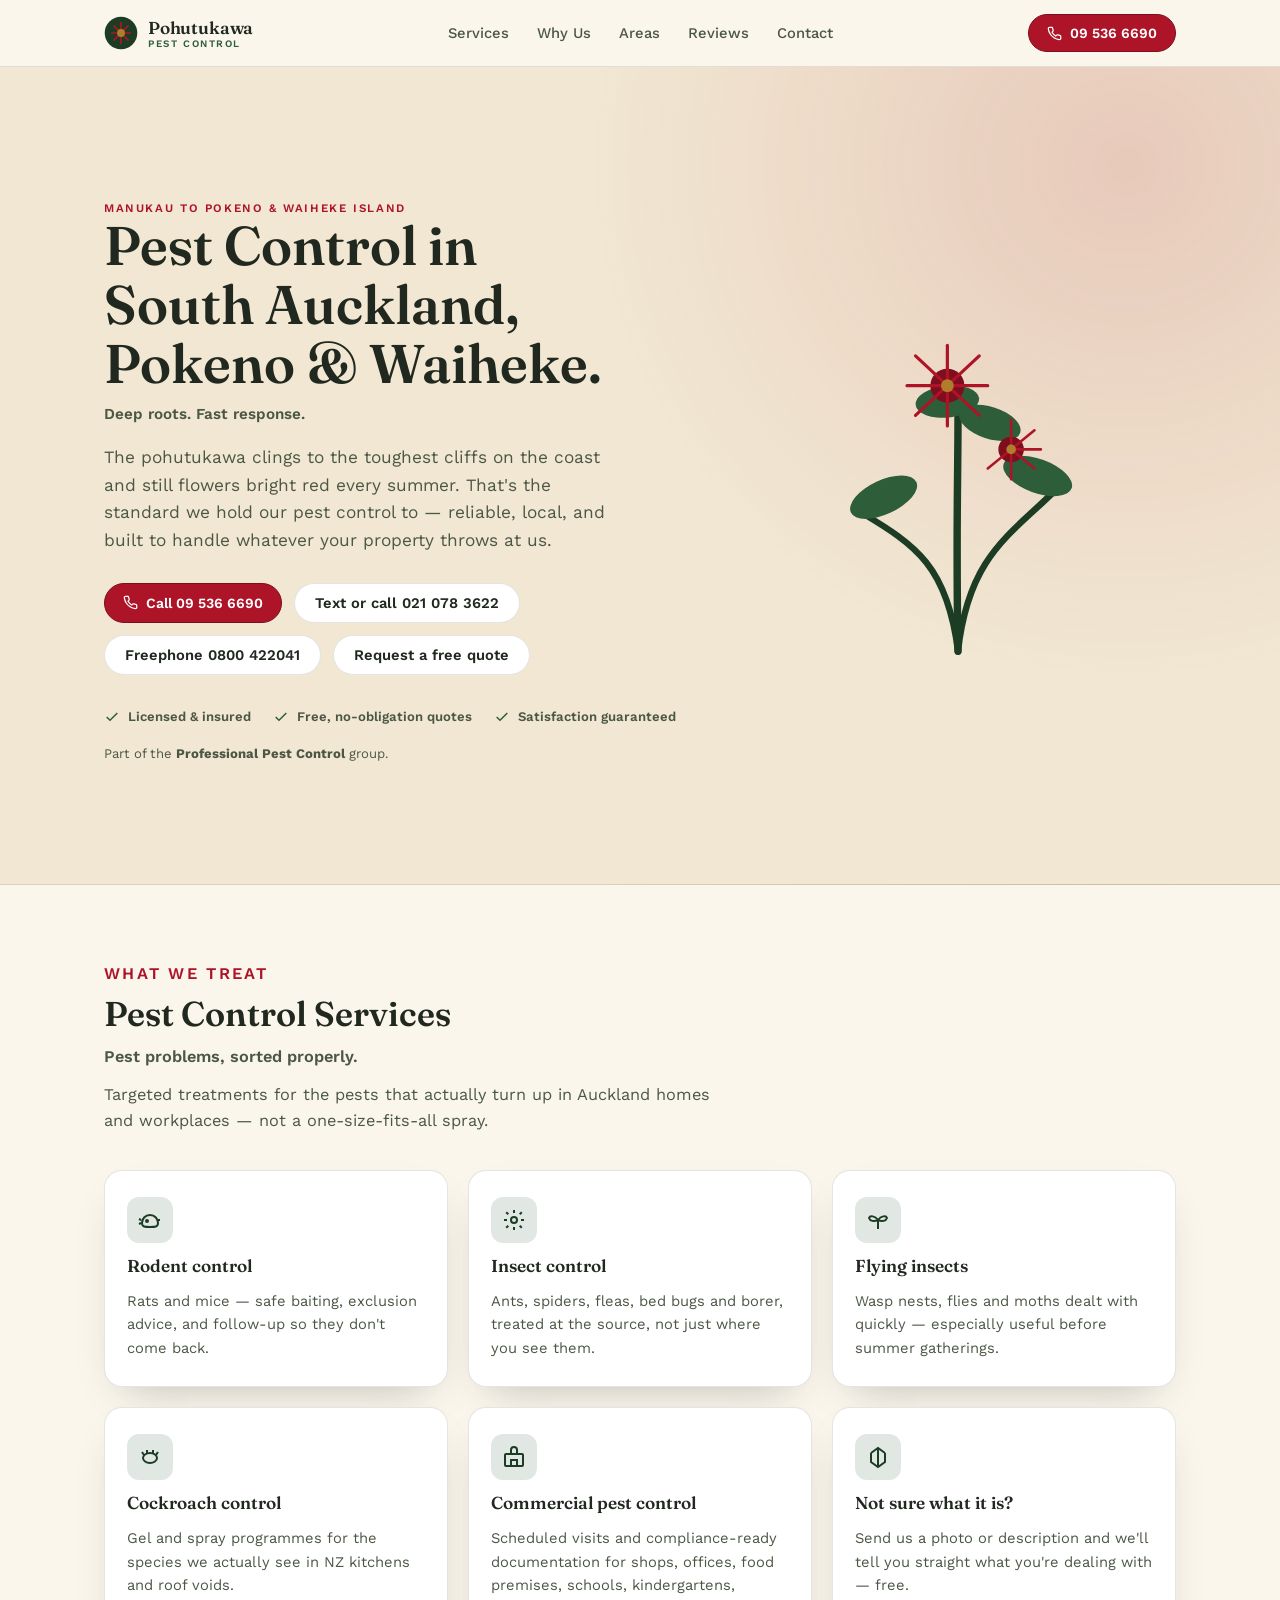
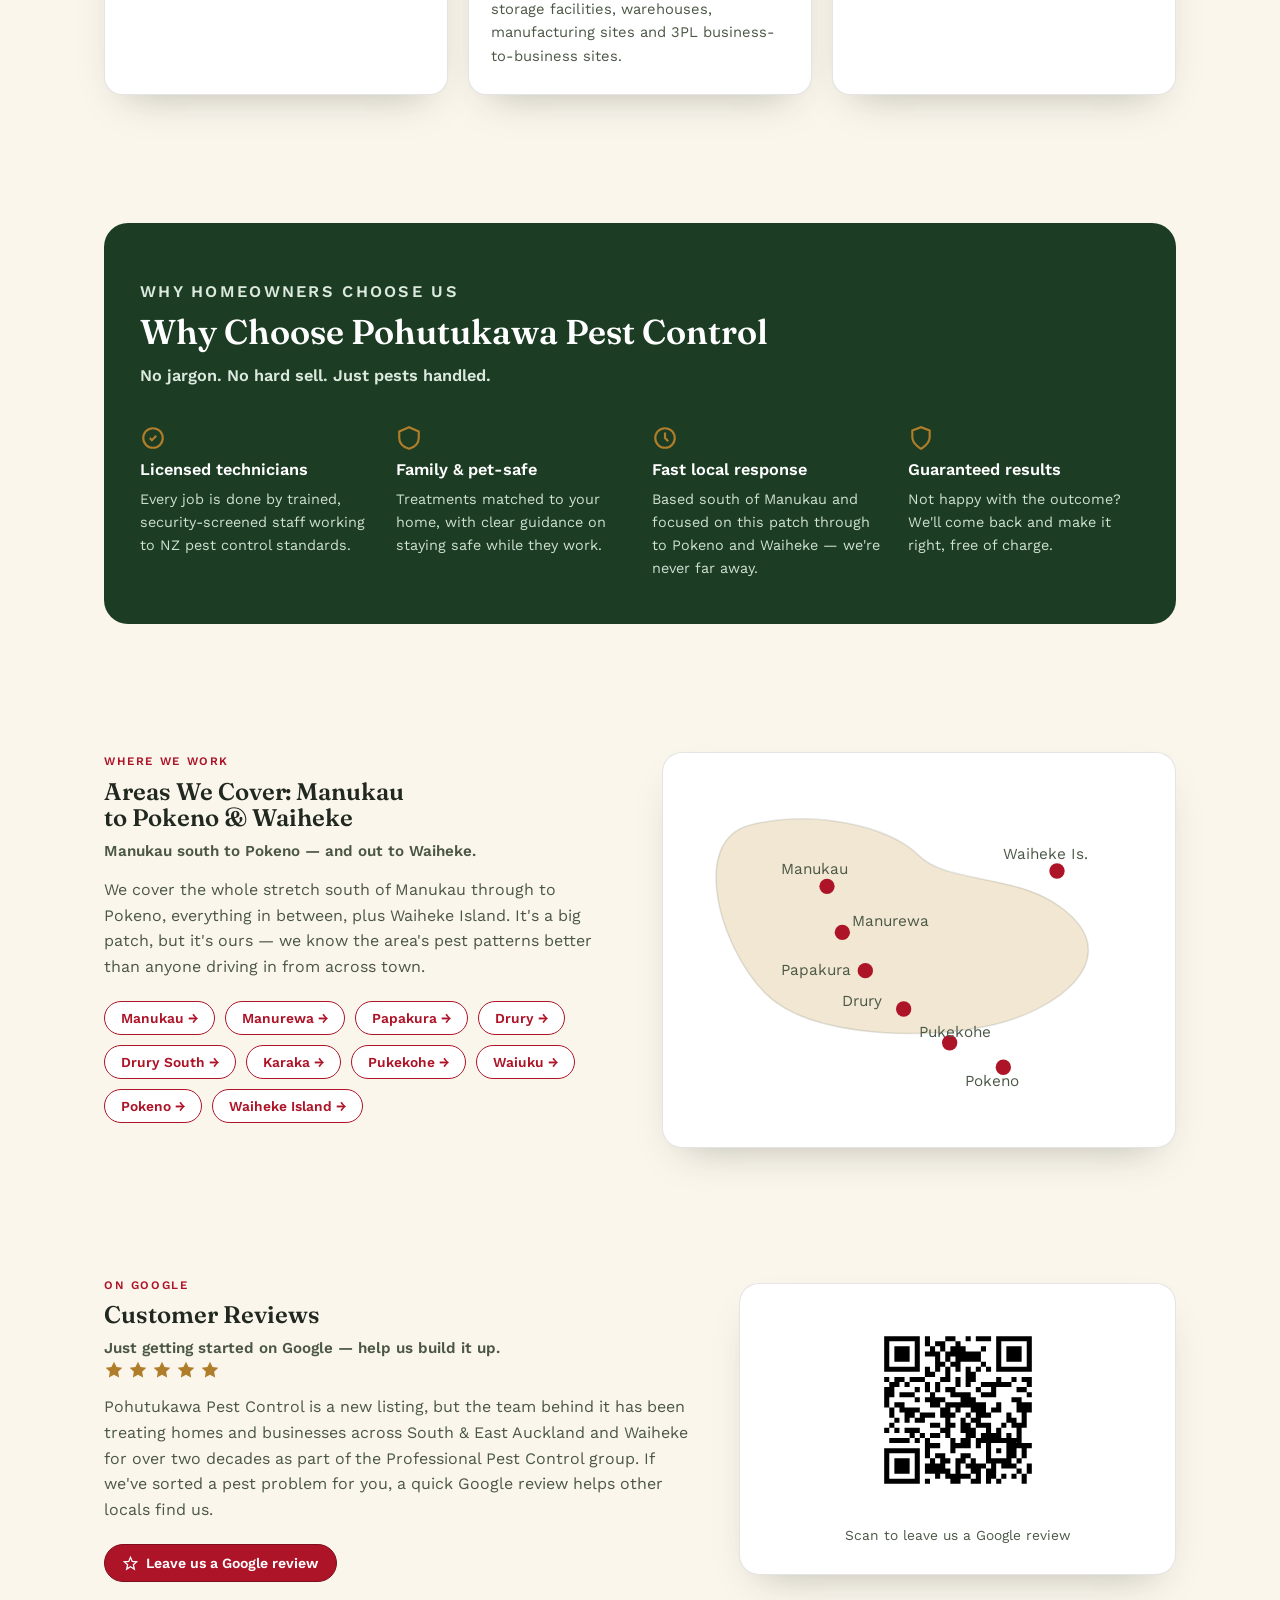
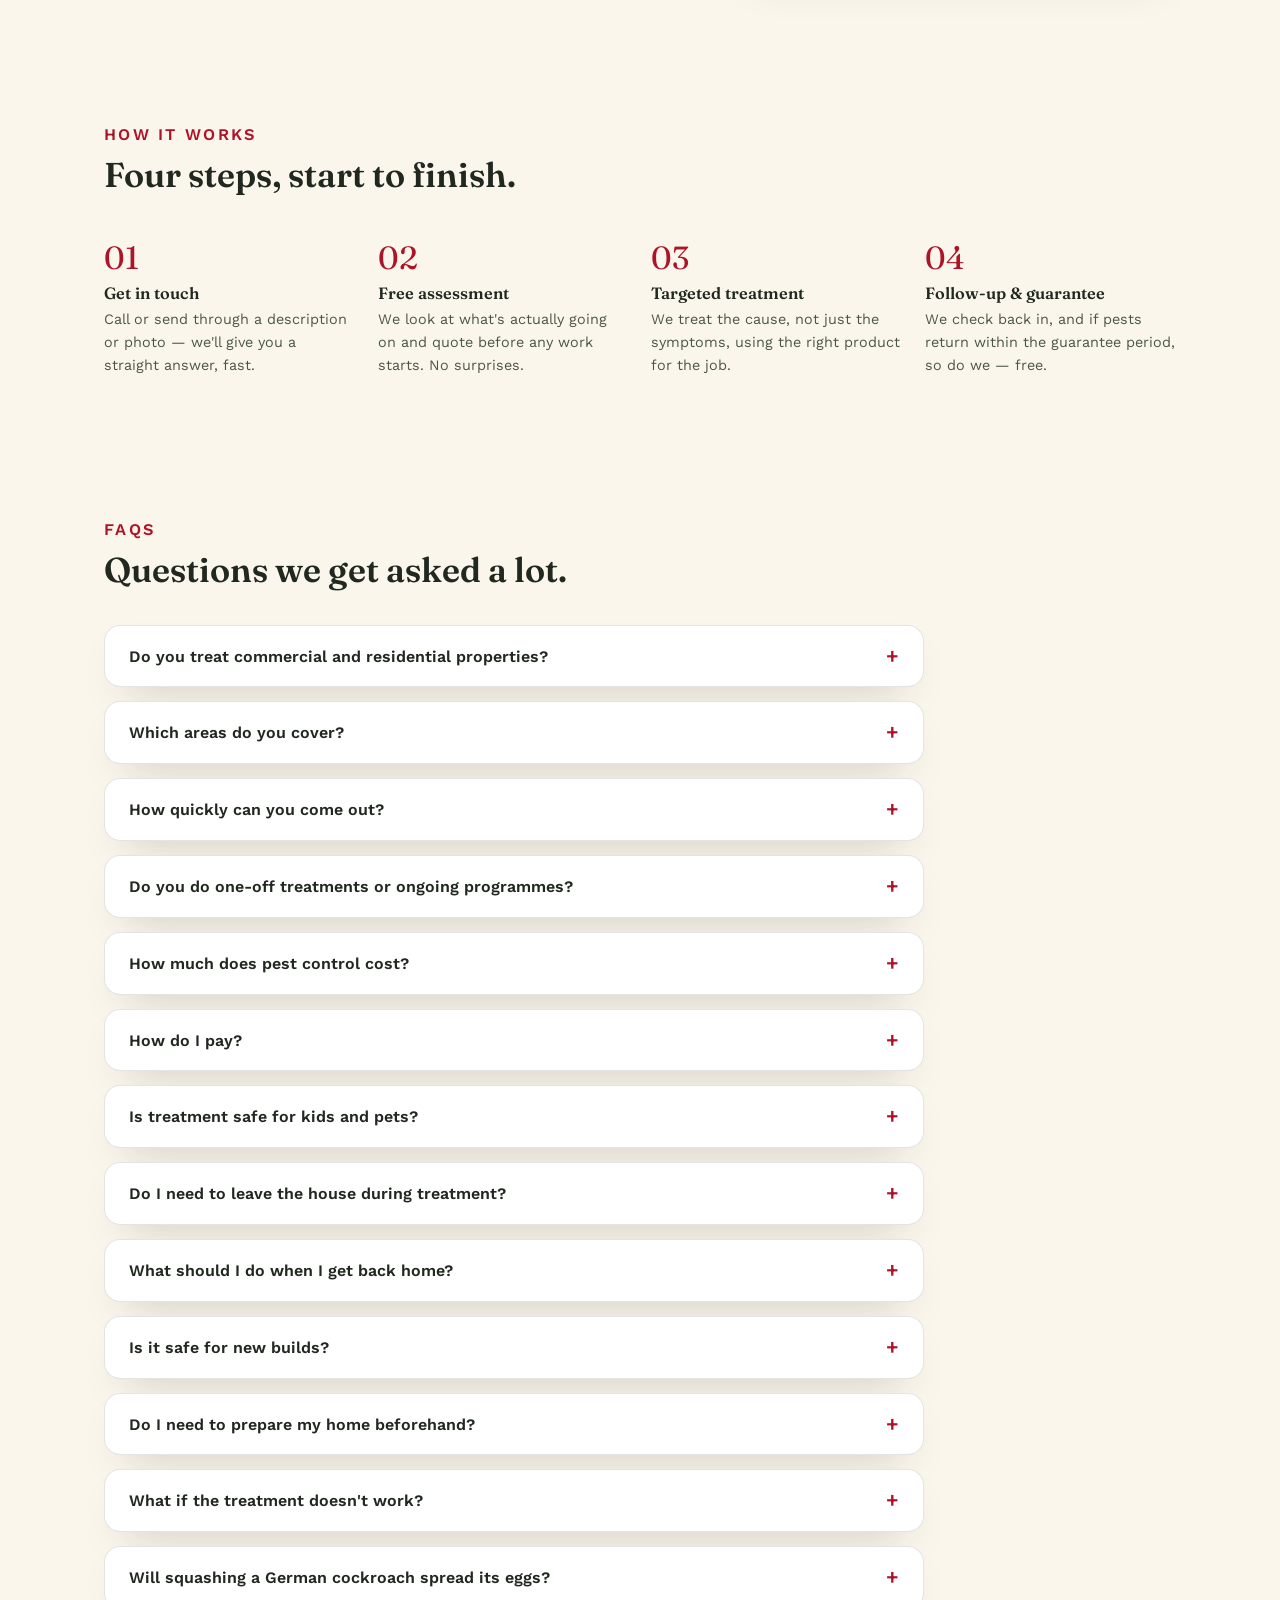
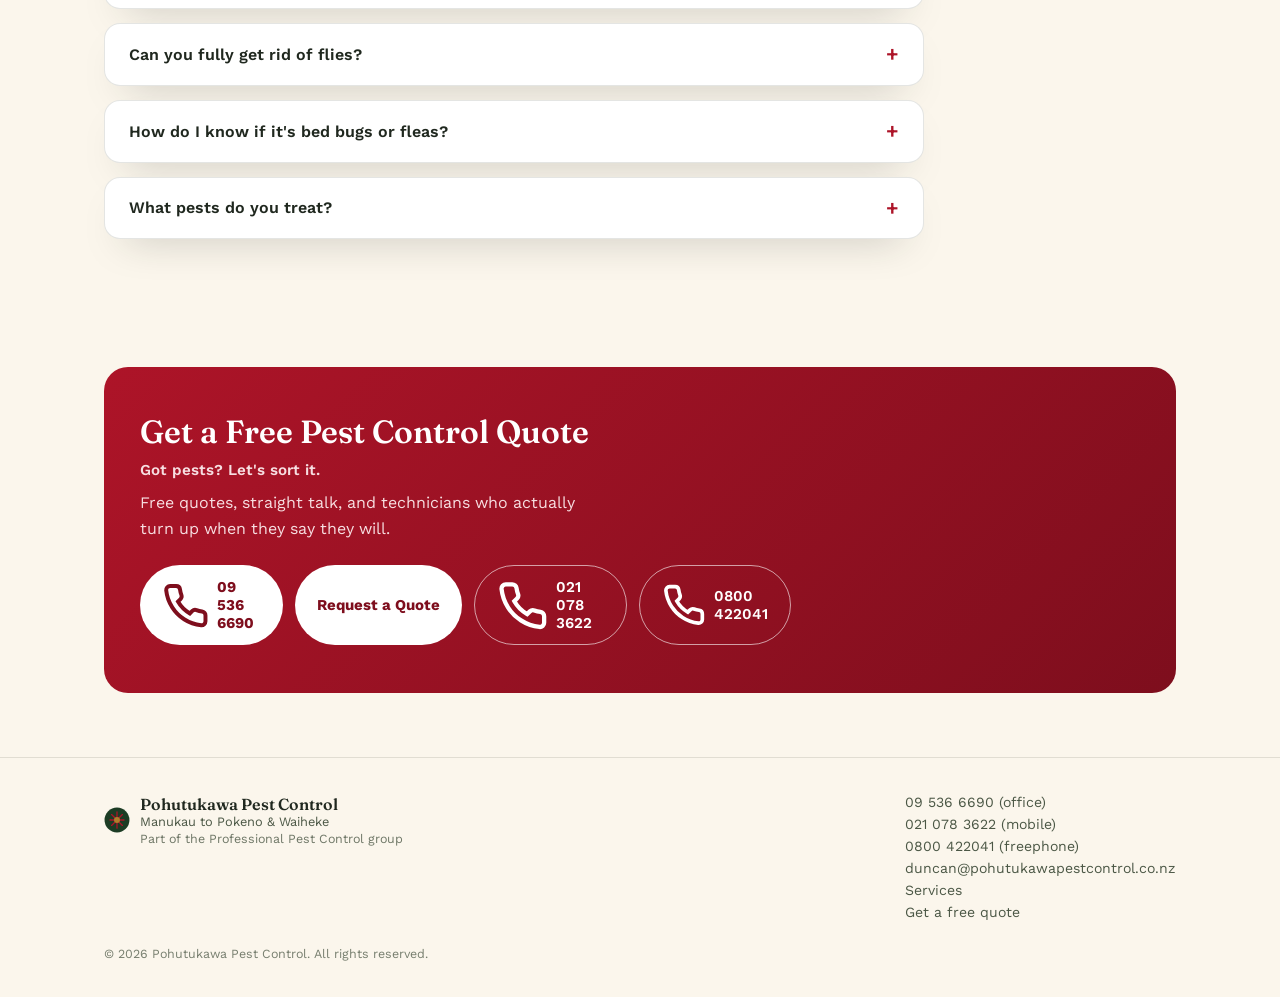
<file: index.html>
<!doctype html>
<html lang="en-NZ">
<head
<!-- Google tag (gtag.js) -->
<script async src="https://www.googletagmanager.com/gtag/js?id=G-YW7M40ZTFR"></script>
<script>
  window.dataLayer = window.dataLayer || [];
  function gtag(){dataLayer.push(arguments);}
  gtag('js', new Date());
  gtag('config', 'G-YW7M40ZTFR');
  gtag('config', 'AW-18457186600');
</script>
<meta charset="UTF-8">
<meta name="viewport" content="width=device-width, initial-scale=1">
<title>Pest Control South Auckland &amp; Waiheke | Pohutukawa</title>
<meta name="description" content="Local pest control for Manukau, Papakura, Pukekohe, Drury, Pokeno &amp; Waiheke. Rats, wasps, ants, cockroaches &amp; more. Request a free quote today.">
<link rel="canonical" href="https://pohutukawapestcontrol.co.nz/">

<meta property="og:type" content="website">
<meta property="og:site_name" content="Pohutukawa Pest Control">
<meta property="og:title" content="Pest Control South Auckland &amp; Waiheke | Pohutukawa">
<meta property="og:description" content="Local pest control for Manukau, Papakura, Pukekohe, Drury, Pokeno &amp; Waiheke. Rats, wasps, ants, cockroaches &amp; more. Request a free quote today.">
<meta property="og:url" content="https://pohutukawapestcontrol.co.nz/">
<meta property="og:image" content="https://pohutukawapestcontrol.co.nz/og-image.png">
<meta property="og:image:width" content="1200">
<meta property="og:image:height" content="630">
<meta property="og:locale" content="en_NZ">
<meta name="twitter:card" content="summary_large_image">
<meta name="twitter:title" content="Pest Control South Auckland &amp; Waiheke | Pohutukawa">
<meta name="twitter:description" content="Local pest control for Manukau, Papakura, Pukekohe, Drury, Pokeno &amp; Waiheke. Rats, wasps, ants, cockroaches &amp; more.">
<meta name="twitter:image" content="https://pohutukawapestcontrol.co.nz/og-image.png">

<link rel="icon" type="image/svg+xml" href="/favicon.svg">
<link rel="apple-touch-icon" href="/apple-touch-icon.png">

<link rel="preconnect" href="https://fonts.googleapis.com">
<link rel="preconnect" href="https://fonts.gstatic.com" crossorigin>
<link href="https://fonts.googleapis.com/css2?family=Fraunces:opsz,wght@9..144,400;9..144,500;9..144,600;9..144,700&family=Work+Sans:wght@400;500;600;700&display=swap" rel="stylesheet">
<link rel="stylesheet" href="/styles.css">

<script type="application/ld+json">
{
  "@context": "https://schema.org",
  "@type": "LocalBusiness",
  "@id": "https://pohutukawapestcontrol.co.nz/#business",
  "name": "Pohutukawa Pest Control",
  "image": "https://pohutukawapestcontrol.co.nz/og-image.png",
  "url": "https://pohutukawapestcontrol.co.nz/",
  "telephone": "+64-9-536-6690",
  "priceRange": "$$",
  "description": "Licensed pest control for homes and businesses from Manukau south to Pokeno, including Waiheke Island. Part of the Professional Pest Control group.",
  "areaServed": [
    {"@type": "Place", "name": "Manukau"},
    {"@type": "Place", "name": "Manurewa"},
    {"@type": "Place", "name": "Papakura"},
    {"@type": "Place", "name": "Drury"},
    {"@type": "Place", "name": "Drury South"},
    {"@type": "Place", "name": "Karaka"},
    {"@type": "Place", "name": "Pukekohe"},
    {"@type": "Place", "name": "Waiuku"},
    {"@type": "Place", "name": "Pokeno"},
    {"@type": "Place", "name": "Waiheke Island"}
  ],
  "address": {
    "@type": "PostalAddress",
    "addressRegion": "Auckland",
    "addressCountry": "NZ"
  },
  "geo": {
    "@type": "GeoCoordinates",
    "latitude": -37.06,
    "longitude": 174.90
  },
  "openingHoursSpecification": [
    {
      "@type": "OpeningHoursSpecification",
      "dayOfWeek": ["Monday","Tuesday","Wednesday","Thursday","Friday"],
      "opens": "07:30",
      "closes": "17:00"
    }
  ],
  "contactPoint": [
    {"@type": "ContactPoint", "telephone": "+64-9-536-6690", "contactType": "customer service", "areaServed": "NZ"},
    {"@type": "ContactPoint", "telephone": "+64-21-078-3622", "contactType": "customer service", "areaServed": "NZ"}
  ],
  "parentOrganization": {
    "@type": "Organization",
    "name": "Professional Pest Control"
  },
  "sameAs": [
    "https://share.google/aUHHUY9zKEMesCu1h"
  ]
}
</script>
</head>
<body>
<header>
  <div class="wrap nav">
    <a class="brand" href="#top">
      <svg viewBox="0 0 48 48" fill="none" aria-hidden="true">
        <circle cx="24" cy="24" r="23" fill="var(--green-deep)"/>
        <g stroke="var(--crimson)" stroke-width="2.4" stroke-linecap="round">
          <line x1="24" y1="24" x2="24" y2="9"/>
          <line x1="24" y1="24" x2="34" y2="14"/>
          <line x1="24" y1="24" x2="37" y2="24"/>
          <line x1="24" y1="24" x2="34" y2="34"/>
          <line x1="24" y1="24" x2="24" y2="39"/>
          <line x1="24" y1="24" x2="14" y2="34"/>
          <line x1="24" y1="24" x2="11" y2="24"/>
          <line x1="24" y1="24" x2="14" y2="14"/>
        </g>
        <circle cx="24" cy="24" r="5.5" fill="var(--gold)"/>
      </svg>
      <span class="brand-word">Pohutukawa<span>Pest Control</span></span>
    </a>
    <nav class="links">
      <a href="#services">Services</a>
      <a href="#why">Why Us</a>
      <a href="#areas">Areas</a>
      <a href="#reviews">Reviews</a>
      <a href="#contact">Contact</a>
    </nav>
    <a class="call-btn" href="tel:+6495366690">
      <svg viewBox="0 0 24 24" fill="none" stroke="currentColor" stroke-width="2"><path d="M22 16.92v3a2 2 0 0 1-2.18 2 19.79 19.79 0 0 1-8.63-3.07 19.5 19.5 0 0 1-6-6 19.79 19.79 0 0 1-3.07-8.67A2 2 0 0 1 4.11 2h3a2 2 0 0 1 2 1.72c.127.96.362 1.903.7 2.81a2 2 0 0 1-.45 2.11L8.09 9.91a16 16 0 0 0 6 6l1.27-1.27a2 2 0 0 1 2.11-.45c.907.338 1.85.573 2.81.7A2 2 0 0 1 22 16.92z"/></svg>
      09 536 6690
    </a>
  </div>
</header>

<main id="top">
  <section class="hero">
    <div class="wrap hero-grid">
      <div>
        <p class="eyebrow">Manukau to Pokeno &amp; Waiheke Island</p>
        <h1>Pest Control in South Auckland, Pokeno &amp; Waiheke.</h1> <p class="tagline">Deep roots. Fast response.</p>
        <p class="lede">The pohutukawa clings to the toughest cliffs on the coast and still flowers bright red every summer. That's the standard we hold our pest control to — reliable, local, and built to handle whatever your property throws at us.</p>
        <div class="hero-ctas">
          <a class="call-btn" href="tel:+6495366690">
            <svg viewBox="0 0 24 24" fill="none" stroke="currentColor" stroke-width="2"><path d="M22 16.92v3a2 2 0 0 1-2.18 2 19.79 19.79 0 0 1-8.63-3.07 19.5 19.5 0 0 1-6-6 19.79 19.79 0 0 1-3.07-8.67A2 2 0 0 1 4.11 2h3a2 2 0 0 1 2 1.72c.127.96.362 1.903.7 2.81a2 2 0 0 1-.45 2.11L8.09 9.91a16 16 0 0 0 6 6l1.27-1.27a2 2 0 0 1 2.11-.45c.907.338 1.85.573 2.81.7A2 2 0 0 1 22 16.92z"/></svg>
            Call 09 536 6690
          </a>
          <a class="btn-ghost" href="tel:+64210783622">Text or call 021 078 3622</a> <a class="btn-ghost" href="tel:+64800422041">Freephone 0800 422041</a> <a class="btn-ghost" href="/book/">Request a free quote</a>
        </div>
        <div class="badges">
          <span class="badge"><svg viewBox="0 0 24 24" fill="none" stroke="currentColor" stroke-width="2.2"><path d="M20 6 9 17l-5-5"/></svg>Licensed &amp; insured</span>
          <span class="badge"><svg viewBox="0 0 24 24" fill="none" stroke="currentColor" stroke-width="2.2"><path d="M20 6 9 17l-5-5"/></svg>Free, no-obligation quotes</span>
          <span class="badge"><svg viewBox="0 0 24 24" fill="none" stroke="currentColor" stroke-width="2.2"><path d="M20 6 9 17l-5-5"/></svg>Satisfaction guaranteed</span>
        </div>
        <p style="margin-top:18px;font-size:0.82rem;color:var(--ink-soft);">Part of the <strong>Professional Pest Control</strong> group.</p>
      </div>
      <div class="hero-art">
        <svg viewBox="0 0 320 360" fill="none" aria-hidden="true">
          <path d="M160 340 C150 260 120 240 70 210" stroke="var(--green-deep)" stroke-width="6" stroke-linecap="round"/>
          <path d="M160 340 C170 250 210 230 250 190" stroke="var(--green-deep)" stroke-width="6" stroke-linecap="round"/>
          <path d="M160 340 C158 230 160 180 160 120" stroke="var(--green-deep)" stroke-width="7" stroke-linecap="round"/>
          <g>
            <ellipse cx="90" cy="195" rx="34" ry="16" fill="var(--green)" transform="rotate(-25 90 195)"/>
            <ellipse cx="235" cy="175" rx="34" ry="16" fill="var(--green)" transform="rotate(20 235 175)"/>
            <ellipse cx="150" cy="105" rx="30" ry="15" fill="var(--green)" transform="rotate(-6 150 105)"/>
            <ellipse cx="190" cy="125" rx="30" ry="15" fill="var(--green)" transform="rotate(18 190 125)"/>
          </g>
          <g>
            <circle cx="150" cy="90" r="16" fill="var(--crimson-deep)"/>
            <g stroke="var(--crimson)" stroke-width="3" stroke-linecap="round">
              <line x1="150" y1="90" x2="150" y2="52"/>
              <line x1="150" y1="90" x2="180" y2="62"/>
              <line x1="150" y1="90" x2="188" y2="90"/>
              <line x1="150" y1="90" x2="180" y2="118"/>
              <line x1="150" y1="90" x2="150" y2="128"/>
              <line x1="150" y1="90" x2="120" y2="118"/>
              <line x1="150" y1="90" x2="112" y2="90"/>
              <line x1="150" y1="90" x2="120" y2="62"/>
            </g>
            <circle cx="150" cy="90" r="6" fill="var(--gold)"/>
          </g>
          <g>
            <circle cx="210" cy="150" r="12" fill="var(--crimson-deep)"/>
            <g stroke="var(--crimson)" stroke-width="2.4" stroke-linecap="round">
              <line x1="210" y1="150" x2="210" y2="122"/>
              <line x1="210" y1="150" x2="232" y2="132"/>
              <line x1="210" y1="150" x2="238" y2="150"/>
              <line x1="210" y1="150" x2="232" y2="168"/>
              <line x1="210" y1="150" x2="210" y2="178"/>
              <line x1="210" y1="150" x2="188" y2="168"/>
            </g>
            <circle cx="210" cy="150" r="4.5" fill="var(--gold)"/>
          </g>
        </svg>
      </div>
    </div>
  </section>

  <section id="services">
    <div class="wrap">
      <div class="section-head">
        <p class="eyebrow">What We Treat</p>
        <h2>Pest Control Services</h2> <p class="tagline">Pest problems, sorted properly.</p>
        <p>Targeted treatments for the pests that actually turn up in Auckland homes and workplaces — not a one-size-fits-all spray.</p>
      </div>
      <div class="services-grid">
        <div class="svc-card">
          <div class="svc-icon"><svg viewBox="0 0 24 24" fill="none" stroke="currentColor" stroke-width="2"><path d="M4 15c0-4 3-8 8-8s8 4 8 8-3 4-8 4-8 0-8-4Z"/><circle cx="9" cy="13" r="1"/><path d="M20 12h2M3 15l-2 1M3 12l-2-1"/></svg></div>
          <h3>Rodent control</h3>
          <p>Rats and mice — safe baiting, exclusion advice, and follow-up so they don't come back.</p>
        </div>
        <div class="svc-card">
          <div class="svc-icon"><svg viewBox="0 0 24 24" fill="none" stroke="currentColor" stroke-width="2"><circle cx="12" cy="12" r="3"/><path d="M12 2v3M12 19v3M4.2 4.2l2.1 2.1M17.7 17.7l2.1 2.1M2 12h3M19 12h3M4.2 19.8l2.1-2.1M17.7 6.3l2.1-2.1"/></svg></div>
          <h3>Insect control</h3>
          <p>Ants, spiders, fleas, bed bugs and borer, treated at the source, not just where you see them.</p>
        </div>
        <div class="svc-card">
          <div class="svc-icon"><svg viewBox="0 0 24 24" fill="none" stroke="currentColor" stroke-width="2"><path d="M12 12c3-4 8-5 9-2-1 3-5 4-9 2Zm0 0c-3-4-8-5-9-2 1 3 5 4 9 2Z"/><path d="M12 12v9"/></svg></div>
          <h3>Flying insects</h3>
          <p>Wasp nests, flies and moths dealt with quickly — especially useful before summer gatherings.</p>
        </div>
        <div class="svc-card">
          <div class="svc-icon"><svg viewBox="0 0 24 24" fill="none" stroke="currentColor" stroke-width="2"><ellipse cx="12" cy="13" rx="7" ry="5"/><path d="M6 10 4 7M18 10l2-3M9 8V5M15 8V5"/></svg></div>
          <h3>Cockroach control</h3>
          <p>Gel and spray programmes for the species we actually see in NZ kitchens and roof voids.</p>
        </div>
        <div class="svc-card">
          <div class="svc-icon"><svg viewBox="0 0 24 24" fill="none" stroke="currentColor" stroke-width="2"><rect x="3" y="9" width="18" height="12" rx="1"/><path d="M9 21v-6h6v6M9 9V5a3 3 0 0 1 6 0v4"/></svg></div>
          <h3>Commercial pest control</h3>
          <p>Scheduled visits and compliance-ready documentation for shops, offices, food premises, schools, kindergartens, storage facilities, warehouses, manufacturing sites and 3PL business-to-business sites.</p>
        </div>
        <div class="svc-card">
          <div class="svc-icon"><svg viewBox="0 0 24 24" fill="none" stroke="currentColor" stroke-width="2"><path d="M12 3v18M5 8l7-5 7 5M5 8v9l7 5 7-5V8"/></svg></div>
          <h3>Not sure what it is?</h3>
          <p>Send us a photo or description and we'll tell you straight what you're dealing with — free.</p>
        </div>
      </div>
    </div>
  </section>

  <section id="why">
    <div class="wrap">
      <div class="why-band">
        <div class="section-head">
          <p class="eyebrow">Why Homeowners Choose Us</p>
          <h2>Why Choose Pohutukawa Pest Control</h2> <p class="tagline">No jargon. No hard sell. Just pests handled.</p>
        </div>
        <div class="why-grid">
          <div class="why-item">
            <svg viewBox="0 0 24 24" fill="none" stroke="currentColor" stroke-width="2"><path d="m9 12 2 2 4-4"/><circle cx="12" cy="12" r="9"/></svg>
            <h3>Licensed technicians</h3>
            <p>Every job is done by trained, security-screened staff working to NZ pest control standards.</p>
          </div>
          <div class="why-item">
            <svg viewBox="0 0 24 24" fill="none" stroke="currentColor" stroke-width="2"><path d="M12 2 3 6v6c0 5 4 8.5 9 10 5-1.5 9-5 9-10V6l-9-4Z"/></svg>
            <h3>Family &amp; pet-safe</h3>
            <p>Treatments matched to your home, with clear guidance on staying safe while they work.</p>
          </div>
          <div class="why-item">
            <svg viewBox="0 0 24 24" fill="none" stroke="currentColor" stroke-width="2"><circle cx="12" cy="12" r="9"/><path d="M12 7v5l3 3"/></svg>
            <h3>Fast local response</h3>
            <p>Based south of Manukau and focused on this patch through to Pokeno and Waiheke — we're never far away.</p>
          </div>
          <div class="why-item">
            <svg viewBox="0 0 24 24" fill="none" stroke="currentColor" stroke-width="2"><path d="M12 22s8-4.5 8-11V5l-8-3-8 3v6c0 6.5 8 11 8 11Z"/></svg>
            <h3>Guaranteed results</h3>
            <p>Not happy with the outcome? We'll come back and make it right, free of charge.</p>
          </div>
        </div>
      </div>
    </div>
  </section>

  <section id="areas">
    <div class="wrap areas-grid">
      <div>
        <p class="eyebrow">Where We Work</p>
        <h2 style="margin-top:8px;">Areas We Cover: Manukau to Pokeno &amp; Waiheke</h2> <p class="tagline">Manukau south to Pokeno — and out to Waiheke.</p>
        <p style="margin-top:14px;">We cover the whole stretch south of Manukau through to Pokeno, everything in between, plus Waiheke Island. It's a big patch, but it's ours — we know the area's pest patterns better than anyone driving in from across town.</p>
        <div class="suburb-list">
          <a class="pill pill-link" href="/manukau/">Manukau →</a>
          <a class="pill pill-link" href="/manurewa/">Manurewa →</a>
          <a class="pill pill-link" href="/papakura/">Papakura →</a>
          <a class="pill pill-link" href="/drury/">Drury →</a>
          <a class="pill pill-link" href="/drury-south/">Drury South →</a>
          <a class="pill pill-link" href="/karaka/">Karaka →</a>
          <a class="pill pill-link" href="/pukekohe/">Pukekohe →</a>
          <a class="pill pill-link" href="/waiuku/">Waiuku →</a>
          <a class="pill pill-link" href="/pokeno/">Pokeno →</a>
          <a class="pill pill-link" href="/waiheke-island/">Waiheke Island →</a>
        </div>
      </div>
      <div class="map-card">
        <svg viewBox="0 0 300 220" aria-hidden="true">
          <rect x="0" y="0" width="300" height="220" rx="14" fill="none"/>
          <path d="M40 30c40-10 90 0 110 20s70 10 100 40-10 60-50 70-120 10-150-20S0 40 40 30Z" fill="var(--bg-alt)" stroke="var(--border)"/>
          <g fill="var(--crimson)">
            <circle cx="90" cy="70" r="5"/><circle cx="100" cy="100" r="5"/>
            <circle cx="115" cy="125" r="5"/><circle cx="140" cy="150" r="5"/>
            <circle cx="170" cy="172" r="5"/><circle cx="205" cy="188" r="5"/>
            <circle cx="240" cy="60" r="5"/>
          </g>
          <g font-family="Work Sans, sans-serif" font-size="10" fill="var(--ink-soft)">
            <text x="60" y="62">Manukau</text>
            <text x="106" y="96">Manurewa</text>
            <text x="60" y="128">Papakura</text>
            <text x="100" y="148">Drury</text>
            <text x="150" y="168">Pukekohe</text>
            <text x="180" y="200">Pokeno</text>
            <text x="205" y="52">Waiheke Is.</text>
          </g>
        </svg>
      </div>
    </div>
  </section>

  <section id="reviews">
    <div class="wrap reviews-grid">
      <div>
        <p class="eyebrow">On Google</p>
        <h2 style="margin-top:8px;">Customer Reviews</h2> <p class="tagline">Just getting started on Google — help us build it up.</p>
        <div class="stars" aria-hidden="true">
          <svg viewBox="0 0 24 24" fill="currentColor"><path d="M12 2l3.09 6.26L22 9.27l-5 4.87 1.18 6.88L12 17.77l-6.18 3.25L7 14.14 2 9.27l6.91-1.01L12 2z"/></svg>
          <svg viewBox="0 0 24 24" fill="currentColor"><path d="M12 2l3.09 6.26L22 9.27l-5 4.87 1.18 6.88L12 17.77l-6.18 3.25L7 14.14 2 9.27l6.91-1.01L12 2z"/></svg>
          <svg viewBox="0 0 24 24" fill="currentColor"><path d="M12 2l3.09 6.26L22 9.27l-5 4.87 1.18 6.88L12 17.77l-6.18 3.25L7 14.14 2 9.27l6.91-1.01L12 2z"/></svg>
          <svg viewBox="0 0 24 24" fill="currentColor"><path d="M12 2l3.09 6.26L22 9.27l-5 4.87 1.18 6.88L12 17.77l-6.18 3.25L7 14.14 2 9.27l6.91-1.01L12 2z"/></svg>
          <svg viewBox="0 0 24 24" fill="currentColor"><path d="M12 2l3.09 6.26L22 9.27l-5 4.87 1.18 6.88L12 17.77l-6.18 3.25L7 14.14 2 9.27l6.91-1.01L12 2z"/></svg>
        </div>
        <p>Pohutukawa Pest Control is a new listing, but the team behind it has been treating homes and businesses across South &amp; East Auckland and Waiheke for over two decades as part of the Professional Pest Control group. If we've sorted a pest problem for you, a quick Google review helps other locals find us.</p>
        <a class="call-btn" style="margin-top:22px;" href="https://g.page/r/CVelAb06vVBvEBM/review" target="_blank" rel="noopener">
          <svg viewBox="0 0 24 24" fill="none" stroke="currentColor" stroke-width="2"><path d="M12 17.27 18.18 21l-1.64-7.03L22 9.24l-7.19-.61L12 2 9.19 8.63 2 9.24l5.46 4.73L5.82 21z"/></svg>
          Leave us a Google review
        </a>
      </div>
      <div class="qr-card">
        <div class="qr-wrap">
          <svg viewBox="0 0 33 33" xmlns="http://www.w3.org/2000/svg"><rect width="33" height="33" fill="#fff"/><path d="M2,2H3V3H2zM3,2H4V3H3zM4,2H5V3H4zM5,2H6V3H5zM6,2H7V3H6zM7,2H8V3H7zM8,2H9V3H8zM10,2H11V3H10zM14,2H15V3H14zM15,2H16V3H15zM18,2H19V3H18zM20,2H21V3H20zM21,2H22V3H21zM22,2H23V3H22zM24,2H25V3H24zM25,2H26V3H25zM26,2H27V3H26zM27,2H28V3H27zM28,2H29V3H28zM29,2H30V3H29zM30,2H31V3H30zM2,3H3V4H2zM8,3H9V4H8zM10,3H11V4H10zM12,3H13V4H12zM13,3H14V4H13zM16,3H17V4H16zM24,3H25V4H24zM30,3H31V4H30zM2,4H3V5H2zM4,4H5V5H4zM5,4H6V5H5zM6,4H7V5H6zM8,4H9V5H8zM11,4H12V5H11zM13,4H14V5H13zM15,4H16V5H15zM16,4H17V5H16zM17,4H18V5H17zM21,4H22V5H21zM24,4H25V5H24zM26,4H27V5H26zM27,4H28V5H27zM28,4H29V5H28zM30,4H31V5H30zM2,5H3V6H2zM4,5H5V6H4zM5,5H6V6H5zM6,5H7V6H6zM8,5H9V6H8zM10,5H11V6H10zM11,5H12V6H11zM12,5H13V6H12zM14,5H15V6H14zM15,5H16V6H15zM16,5H17V6H16zM17,5H18V6H17zM18,5H19V6H18zM19,5H20V6H19zM20,5H21V6H20zM24,5H25V6H24zM26,5H27V6H26zM27,5H28V6H27zM28,5H29V6H28zM30,5H31V6H30zM2,6H3V7H2zM4,6H5V7H4zM5,6H6V7H5zM6,6H7V7H6zM8,6H9V7H8zM12,6H13V7H12zM14,6H15V7H14zM16,6H17V7H16zM17,6H18V7H17zM18,6H19V7H18zM19,6H20V7H19zM20,6H21V7H20zM24,6H25V7H24zM26,6H27V7H26zM27,6H28V7H27zM28,6H29V7H28zM30,6H31V7H30zM2,7H3V8H2zM8,7H9V8H8zM12,7H13V8H12zM13,7H14V8H13zM15,7H16V8H15zM16,7H17V8H16zM21,7H22V8H21zM24,7H25V8H24zM30,7H31V8H30zM2,8H3V9H2zM3,8H4V9H3zM4,8H5V9H4zM5,8H6V9H5zM6,8H7V9H6zM7,8H8V9H7zM8,8H9V9H8zM10,8H11V9H10zM12,8H13V9H12zM14,8H15V9H14zM16,8H17V9H16zM18,8H19V9H18zM20,8H21V9H20zM22,8H23V9H22zM24,8H25V9H24zM25,8H26V9H25zM26,8H27V9H26zM27,8H28V9H27zM28,8H29V9H28zM29,8H30V9H29zM30,8H31V9H30zM10,9H11V10H10zM11,9H12V10H11zM14,9H15V10H14zM18,9H19V10H18zM19,9H20V10H19zM2,10H3V11H2zM4,10H5V11H4zM5,10H6V11H5zM7,10H8V11H7zM8,10H9V11H8zM9,10H10V11H9zM13,10H14V11H13zM14,10H15V11H14zM16,10H17V11H16zM18,10H19V11H18zM19,10H20V11H19zM24,10H25V11H24zM27,10H28V11H27zM29,10H30V11H29zM30,10H31V11H30zM3,11H4V12H3zM4,11H5V12H4zM6,11H7V12H6zM10,11H11V12H10zM12,11H13V12H12zM16,11H17V12H16zM18,11H19V12H18zM21,11H22V12H21zM22,11H23V12H22zM23,11H24V12H23zM24,11H25V12H24zM25,11H26V12H25zM26,11H27V12H26zM30,11H31V12H30zM2,12H3V13H2zM3,12H4V13H3zM8,12H9V13H8zM10,12H11V13H10zM12,12H13V13H12zM14,12H15V13H14zM15,12H16V13H15zM20,12H21V13H20zM23,12H24V13H23zM28,12H29V13H28zM29,12H30V13H29zM2,13H3V14H2zM3,13H4V14H3zM5,13H6V14H5zM6,13H7V14H6zM7,13H8V14H7zM11,13H12V14H11zM15,13H16V14H15zM16,13H17V14H16zM17,13H18V14H17zM18,13H19V14H18zM21,13H22V14H21zM22,13H23V14H22zM23,13H24V14H23zM30,13H31V14H30zM2,14H3V15H2zM8,14H9V15H8zM10,14H11V15H10zM11,14H12V15H11zM12,14H13V15H12zM13,14H14V15H13zM17,14H18V15H17zM18,14H19V15H18zM19,14H20V15H19zM27,14H28V15H27zM28,14H29V15H28zM2,15H3V16H2zM4,15H5V16H4zM5,15H6V16H5zM11,15H12V16H11zM12,15H13V16H12zM14,15H15V16H14zM15,15H16V16H15zM16,15H17V16H16zM17,15H18V16H17zM18,15H19V16H18zM19,15H20V16H19zM20,15H21V16H20zM21,15H22V16H21zM24,15H25V16H24zM28,15H29V16H28zM29,15H30V16H29zM30,15H31V16H30zM3,16H4V17H3zM5,16H6V17H5zM6,16H7V17H6zM7,16H8V17H7zM8,16H9V17H8zM13,16H14V17H13zM14,16H15V17H14zM16,16H17V17H16zM19,16H20V17H19zM20,16H21V17H20zM21,16H22V17H21zM23,16H24V17H23zM24,16H25V17H24zM28,16H29V17H28zM29,16H30V17H29zM30,16H31V17H30zM3,17H4V18H3zM6,17H7V18H6zM7,17H8V18H7zM9,17H10V18H9zM10,17H11V18H10zM11,17H12V18H11zM13,17H14V18H13zM14,17H15V18H14zM15,17H16V18H15zM18,17H19V18H18zM20,17H21V18H20zM21,17H22V18H21zM22,17H23V18H22zM26,17H27V18H26zM29,17H30V18H29zM4,18H5V19H4zM6,18H7V19H6zM8,18H9V19H8zM9,18H10V19H9zM14,18H15V19H14zM17,18H18V19H17zM19,18H20V19H19zM20,18H21V19H20zM26,18H27V19H26zM27,18H28V19H27zM29,18H30V19H29zM3,19H4V20H3zM11,19H12V20H11zM12,19H13V20H12zM14,19H15V20H14zM15,19H16V20H15zM17,19H18V20H17zM18,19H19V20H18zM20,19H21V20H20zM21,19H22V20H21zM22,19H23V20H22zM25,19H26V20H25zM27,19H28V20H27zM28,19H29V20H28zM29,19H30V20H29zM2,20H3V21H2zM4,20H5V21H4zM6,20H7V21H6zM7,20H8V21H7zM8,20H9V21H8zM13,20H14V21H13zM14,20H15V21H14zM17,20H18V21H17zM18,20H19V21H18zM19,20H20V21H19zM22,20H23V21H22zM24,20H25V21H24zM28,20H29V21H28zM7,21H8V22H7zM9,21H10V22H9zM11,21H12V22H11zM12,21H13V22H12zM14,21H15V22H14zM18,21H19V22H18zM19,21H20V22H19zM21,21H22V22H21zM22,21H23V22H22zM23,21H24V22H23zM24,21H25V22H24zM26,21H27V22H26zM28,21H29V22H28zM3,22H4V23H3zM4,22H5V23H4zM5,22H6V23H5zM6,22H7V23H6zM8,22H9V23H8zM10,22H11V23H10zM15,22H16V23H15zM17,22H18V23H17zM18,22H19V23H18zM20,22H21V23H20zM21,22H22V23H21zM22,22H23V23H22zM23,22H24V23H23zM24,22H25V23H24zM25,22H26V23H25zM26,22H27V23H26zM27,22H28V23H27zM28,22H29V23H28zM10,23H11V24H10zM11,23H12V24H11zM12,23H13V24H12zM15,23H16V24H15zM16,23H17V24H16zM17,23H18V24H17zM18,23H19V24H18zM20,23H21V24H20zM22,23H23V24H22zM26,23H27V24H26zM27,23H28V24H27zM28,23H29V24H28zM29,23H30V24H29zM30,23H31V24H30zM2,24H3V25H2zM3,24H4V25H3zM4,24H5V25H4zM5,24H6V25H5zM6,24H7V25H6zM7,24H8V25H7zM8,24H9V25H8zM10,24H11V25H10zM15,24H16V25H15zM22,24H23V25H22zM24,24H25V25H24zM26,24H27V25H26zM27,24H28V25H27zM29,24H30V25H29zM2,25H3V26H2zM8,25H9V26H8zM10,25H11V26H10zM12,25H13V26H12zM13,25H14V26H13zM17,25H18V26H17zM18,25H19V26H18zM22,25H23V26H22zM26,25H27V26H26zM27,25H28V26H27zM29,25H30V26H29zM2,26H3V27H2zM4,26H5V27H4zM5,26H6V27H5zM6,26H7V27H6zM8,26H9V27H8zM11,26H12V27H11zM13,26H14V27H13zM14,26H15V27H14zM16,26H17V27H16zM17,26H18V27H17zM19,26H20V27H19zM22,26H23V27H22zM23,26H24V27H23zM24,26H25V27H24zM25,26H26V27H25zM26,26H27V27H26zM28,26H29V27H28zM2,27H3V28H2zM4,27H5V28H4zM5,27H6V28H5zM6,27H7V28H6zM8,27H9V28H8zM10,27H11V28H10zM11,27H12V28H11zM12,27H13V28H12zM13,27H14V28H13zM16,27H17V28H16zM18,27H19V28H18zM19,27H20V28H19zM20,27H21V28H20zM21,27H22V28H21zM23,27H24V28H23zM25,27H26V28H25zM26,27H27V28H26zM27,27H28V28H27zM30,27H31V28H30zM2,28H3V29H2zM4,28H5V29H4zM5,28H6V29H5zM6,28H7V29H6zM8,28H9V29H8zM10,28H11V29H10zM11,28H12V29H11zM12,28H13V29H12zM13,28H14V29H13zM14,28H15V29H14zM16,28H17V29H16zM19,28H20V29H19zM20,28H21V29H20zM22,28H23V29H22zM23,28H24V29H23zM28,28H29V29H28zM30,28H31V29H30zM2,29H3V30H2zM8,29H9V30H8zM12,29H13V30H12zM14,29H15V30H14zM15,29H16V30H15zM16,29H17V30H16zM17,29H18V30H17zM18,29H19V30H18zM20,29H21V30H20zM22,29H23V30H22zM23,29H24V30H23zM25,29H26V30H25zM27,29H28V30H27zM29,29H30V30H29zM2,30H3V31H2zM3,30H4V31H3zM4,30H5V31H4zM5,30H6V31H5zM6,30H7V31H6zM7,30H8V31H7zM8,30H9V31H8zM10,30H11V31H10zM15,30H16V31H15zM16,30H17V31H16zM19,30H20V31H19zM20,30H21V31H20zM22,30H23V31H22zM24,30H25V31H24zM29,30H30V31H29z" fill="#000"/></svg>
        </div>
        <p>Scan to leave us a Google review</p>
      </div>
    </div>
  </section>

  <section id="process">
    <div class="wrap">
      <div class="section-head">
        <p class="eyebrow">How It Works</p>
        <h2>Four steps, start to finish.</h2>
      </div>
      <div class="process-grid">
        <div class="step"><span class="step-num">01</span><h3>Get in touch</h3><p>Call or send through a description or photo — we'll give you a straight answer, fast.</p></div>
        <div class="step"><span class="step-num">02</span><h3>Free assessment</h3><p>We look at what's actually going on and quote before any work starts. No surprises.</p></div>
        <div class="step"><span class="step-num">03</span><h3>Targeted treatment</h3><p>We treat the cause, not just the symptoms, using the right product for the job.</p></div>
        <div class="step"><span class="step-num">04</span><h3>Follow-up &amp; guarantee</h3><p>We check back in, and if pests return within the guarantee period, so do we — free.</p></div>
      </div>
    </div>
  </section>

  <section id="faq">
    <div class="wrap">
      <div class="section-head">
        <p class="eyebrow">FAQs</p>
        <h2>Questions we get asked a lot.</h2>
      </div>
      <div class="faq-list">
        <details class="faq-item">
          <summary>Do you treat commercial and residential properties?</summary>
          <p>We do both — roughly a 70/30 split between commercial and residential work.</p>
        </details>
        <details class="faq-item">
          <summary>Which areas do you cover?</summary>
          <p>Manukau to Pokeno and Waiheke Island, plus everywhere in between.</p>
        </details>
        <details class="faq-item">
          <summary>How quickly can you come out?</summary>
          <p>Depends on the job. We triage a bit like a hospital — if it's urgent, we'll aim to be with you within 24 hours or sooner. For scheduled work like spraying for spiders, bush cockroaches or crickets, we'll book you in at a time that suits you and your family.</p>
        </details>
        <details class="faq-item">
          <summary>Do you do one-off treatments or ongoing programmes?</summary>
          <p>Both. Residential is usually a single visit with prevention advice; commercial sites often suit a scheduled programme — monthly or quarterly.</p>
        </details>
        <details class="faq-item">
          <summary>How much does pest control cost?</summary>
          <p>Depends on the pest, the size of the property, and whether it's one-off or ongoing — that's why we give you a firm, free, no-obligation quote before any work starts.</p>
        </details>
        <details class="faq-item">
          <summary>How do I pay?</summary>
          <p>Cash, bank transfer, or most cards. We're also working on adding Afterpay.</p>
        </details>
        <details class="faq-item">
          <summary>Is treatment safe for kids and pets?</summary>
          <p>Yes — all products are EPA-approved and applied to label specifications. Family and pet safety comes first. As a policy, we won't carry out internal spraying if there's an ongoing or suspected pregnancy in the home, or a child under 6 months old. Pest control chemicals are also toxic to fish, so let us know if you have an indoor fish tank or outdoor pond and we'll plan our treatment around it.</p>
        </details>
        <details class="faq-item">
          <summary>Do I need to leave the house during treatment?</summary>
          <p>Depends on the treatment. Internal spraying means clearing the area for a minimum of four hours. German cockroach bait/gel and rodent treatments don't require you to leave.</p>
        </details>
        <details class="faq-item">
          <summary>What should I do when I get back home?</summary>
          <p>Ventilate — open doors and windows — for at least 15 minutes, and wipe down benchtops and any surfaces used for food prep.</p>
        </details>
        <details class="faq-item">
          <summary>Is it safe for new builds?</summary>
          <p>Yes — our products are tested for all home surfaces, and we're fully insured for extra peace of mind.</p>
        </details>
        <details class="faq-item">
          <summary>Do I need to prepare my home beforehand?</summary>
          <p>It varies by treatment. We'll email you specific prep instructions ahead of the visit, and check everything's ready on the day.</p>
        </details>
        <details class="faq-item">
          <summary>What if the treatment doesn't work?</summary>
          <p>Then we've done something wrong, and we'll fix it. We don't hand out empty guarantees just to tick a box — we can't control everything that happens in someone's home — but if you're a customer of ours, we'll look after you. That's our promise.</p>
        </details>
        <details class="faq-item">
          <summary>Will squashing a German cockroach spread its eggs?</summary>
          <p>No — if it was carrying an egg case, the eggs are destroyed along with it. That said, we'd rather you didn't squash them — we rely on them carrying the treatment back through the colony via contact or droppings.</p>
        </details>
        <details class="faq-item">
          <summary>Can you fully get rid of flies?</summary>
          <p>Fly treatments significantly reduce numbers, but they work best alongside good hygiene on site — it's control, not 100% eradication.</p>
        </details>
        <details class="faq-item">
          <summary>How do I know if it's bed bugs or fleas?</summary>
          <p>We'll ask a few diagnostic questions over the phone, and can do a proper inspection on site to confirm before treating.</p>
        </details>
        <details class="faq-item">
          <summary>What pests do you treat?</summary>
          <p>Rats, mice, cockroaches, ants, spiders, wasps, fleas, silverfish, bed bugs, possums, birds and more.</p>
        </details>
      </div>
    </div>
  </section>

  <section id="contact">
    <div class="wrap">
      <div class="cta-band">
        <div>
          <h2>Get a Free Pest Control Quote</h2> <p class="tagline">Got pests? Let's sort it.</p>
          <p>Free quotes, straight talk, and technicians who actually turn up when they say they will.</p>
        </div>
        <div class="cta-actions">
          <a class="btn-solid" href="tel:+6495366690">
            <svg viewBox="0 0 24 24" fill="none" stroke="currentColor" stroke-width="2"><path d="M22 16.92v3a2 2 0 0 1-2.18 2 19.79 19.79 0 0 1-8.63-3.07 19.5 19.5 0 0 1-6-6 19.79 19.79 0 0 1-3.07-8.67A2 2 0 0 1 4.11 2h3a2 2 0 0 1 2 1.72c.127.96.362 1.903.7 2.81a2 2 0 0 1-.45 2.11L8.09 9.91a16 16 0 0 0 6 6l1.27-1.27a2 2 0 0 1 2.11-.45c.907.338 1.85.573 2.81.7A2 2 0 0 1 22 16.92z"/></svg>
            09 536 6690
          </a>
          <a class="btn-solid" href="/book/">Request a Quote</a> <a class="btn-outline" href="tel:+64210783622">
            <svg viewBox="0 0 24 24" fill="none" stroke="currentColor" stroke-width="2"><path d="M22 16.92v3a2 2 0 0 1-2.18 2 19.79 19.79 0 0 1-8.63-3.07 19.5 19.5 0 0 1-6-6 19.79 19.79 0 0 1-3.07-8.67A2 2 0 0 1 4.11 2h3a2 2 0 0 1 2 1.72c.127.96.362 1.903.7 2.81a2 2 0 0 1-.45 2.11L8.09 9.91a16 16 0 0 0 6 6l1.27-1.27a2 2 0 0 1 2.11-.45c.907.338 1.85.573 2.81.7A2 2 0 0 1 22 16.92z"/></svg>
            021 078 3622
          </a>
          <a class="btn-outline" href="tel:+64800422041">
            <svg viewBox="0 0 24 24" fill="none" stroke="currentColor" stroke-width="2"><path d="M22 16.92v3a2 2 0 0 1-2.18 2 19.79 19.79 0 0 1-8.63-3.07 19.5 19.5 0 0 1-6-6 19.79 19.79 0 0 1-3.07-8.67A2 2 0 0 1 4.11 2h3a2 2 0 0 1 2 1.72c.127.96.362 1.903.7 2.81a2 2 0 0 1-.45 2.11L8.09 9.91a16 16 0 0 0 6 6l1.27-1.27a2 2 0 0 1 2.11-.45c.907.338 1.85.573 2.81.7A2 2 0 0 1 22 16.92z"/></svg>
            0800 422041
          </a>
        </div>
      </div>
    </div>
  </section>
</main>

<footer>
  <div class="wrap foot-grid">
    <div class="foot-brand">
      <svg viewBox="0 0 48 48" fill="none" aria-hidden="true">
        <circle cx="24" cy="24" r="23" fill="var(--green-deep)"/>
        <g stroke="var(--crimson)" stroke-width="2.4" stroke-linecap="round">
          <line x1="24" y1="24" x2="24" y2="9"/><line x1="24" y1="24" x2="34" y2="14"/>
          <line x1="24" y1="24" x2="37" y2="24"/><line x1="24" y1="24" x2="34" y2="34"/>
          <line x1="24" y1="24" x2="24" y2="39"/><line x1="24" y1="24" x2="14" y2="34"/>
          <line x1="24" y1="24" x2="11" y2="24"/><line x1="24" y1="24" x2="14" y2="14"/>
        </g>
        <circle cx="24" cy="24" r="5.5" fill="var(--gold)"/>
      </svg>
      <div>
        <div style="font-family:'Fraunces',serif;font-weight:600;">Pohutukawa Pest Control</div>
        <div style="font-size:0.8rem;color:var(--ink-soft);">Manukau to Pokeno &amp; Waiheke</div>
        <div style="font-size:0.78rem;color:var(--ink-soft);opacity:0.8;margin-top:2px;">Part of the Professional Pest Control group</div>
      </div>
    </div>
    <div class="foot-links">
      <a href="tel:+6495366690">09 536 6690 (office)</a>
      <a href="tel:+64210783622">021 078 3622 (mobile)</a>
      <a href="tel:+64800422041">0800 422041 (freephone)</a>
      <a href="mailto:duncan@pohutukawapestcontrol.co.nz">duncan@pohutukawapestcontrol.co.nz</a>
      <a href="#services">Services</a>
      <a href="/book/">Get a free quote</a>
    </div>
  </div>
  <div class="wrap fine">© <span id="yr"></span> Pohutukawa Pest Control. All rights reserved.</div>
</footer>

<script>
  try{ document.getElementById('yr').textContent = new Date().getFullYear(); }catch(e){}
</script>

</body>
</html>
</file>
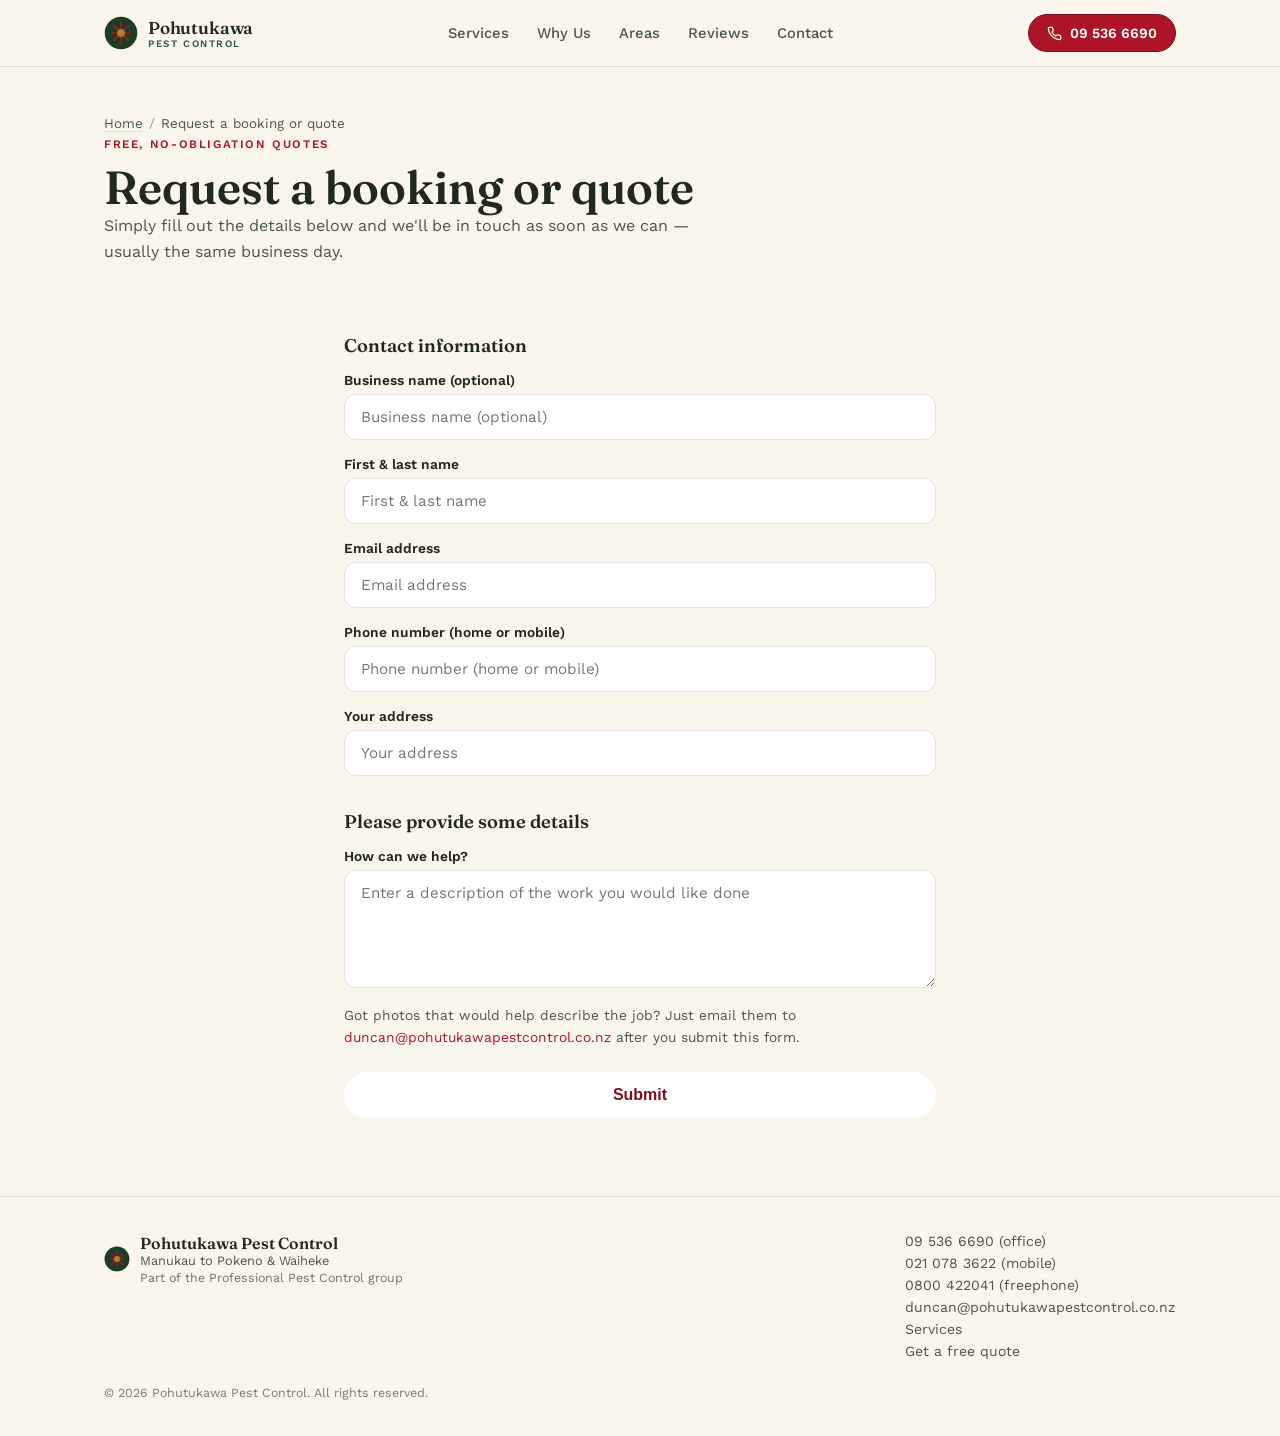
<file: book/index.html>
<!doctype html>
<html lang="en-NZ">
<head>
<!-- Google tag (gtag.js) -->
<script async src="https://www.googletagmanager.com/gtag/js?id=G-YW7M40ZTFR"></script>
<script>
  window.dataLayer = window.dataLayer || [];
  function gtag(){dataLayer.push(arguments);}
  gtag('js', new Date());
  gtag('config', 'G-YW7M40ZTFR');
  gtag('config', 'AW-18457186600');
</script>
<meta charset="UTF-8">
<meta name="viewport" content="width=device-width, initial-scale=1">
<title>Request a Booking or Quote | Pohutukawa Pest Control</title>
<meta name="description" content="Request a booking or free quote from Pohutukawa Pest Control. Serving Manukau to Pokeno and Waiheke Island. We'll be in touch as soon as we can.">
<link rel="canonical" href="https://pohutukawapestcontrol.co.nz/book/">
<meta name="robots" content="noindex">
<meta property="og:type" content="website">
<meta property="og:site_name" content="Pohutukawa Pest Control">
<meta property="og:title" content="Request a Booking or Quote | Pohutukawa Pest Control">
<meta property="og:description" content="Request a booking or free quote from Pohutukawa Pest Control. Serving Manukau to Pokeno and Waiheke Island.">
<meta property="og:url" content="https://pohutukawapestcontrol.co.nz/book/">
<meta property="og:image" content="https://pohutukawapestcontrol.co.nz/og-image.png">
<meta property="og:image:width" content="1200">
<meta property="og:image:height" content="630">
<meta property="og:locale" content="en_NZ">
<meta name="twitter:card" content="summary_large_image">
<meta name="twitter:title" content="Request a Booking or Quote | Pohutukawa Pest Control">
<meta name="twitter:image" content="https://pohutukawapestcontrol.co.nz/og-image.png">

<link rel="icon" type="image/svg+xml" href="/favicon.svg">
<link rel="apple-touch-icon" href="/apple-touch-icon.png">

<link rel="preconnect" href="https://fonts.googleapis.com">
<link rel="preconnect" href="https://fonts.gstatic.com" crossorigin>
<link href="https://fonts.googleapis.com/css2?family=Fraunces:opsz,wght@9..144,400;9..144,500;9..144,600;9..144,700&family=Work+Sans:wght@400;500;600;700&display=swap" rel="stylesheet">
<link rel="stylesheet" href="/styles.css">
</head>
<body>
<header>
  <div class="wrap nav">
    <a class="brand" href="/#top">
      <svg viewBox="0 0 48 48" fill="none" aria-hidden="true">
        <circle cx="24" cy="24" r="23" fill="var(--green-deep)"/>
        <g stroke="var(--crimson)" stroke-width="2.4" stroke-linecap="round">
          <line x1="24" y1="24" x2="24" y2="9"/>
          <line x1="24" y1="24" x2="34" y2="14"/>
          <line x1="24" y1="24" x2="37" y2="24"/>
          <line x1="24" y1="24" x2="34" y2="34"/>
          <line x1="24" y1="24" x2="24" y2="39"/>
          <line x1="24" y1="24" x2="14" y2="34"/>
          <line x1="24" y1="24" x2="11" y2="24"/>
          <line x1="24" y1="24" x2="14" y2="14"/>
        </g>
        <circle cx="24" cy="24" r="5.5" fill="var(--gold)"/>
      </svg>
      <span class="brand-word">Pohutukawa<span>Pest Control</span></span>
    </a>
    <nav class="links">
      <a href="/#services">Services</a>
      <a href="/#why">Why Us</a>
      <a href="/#areas">Areas</a>
      <a href="/#reviews">Reviews</a>
      <a href="/#contact">Contact</a>
    </nav>
    <a class="call-btn" href="tel:+6495366690">
      <svg viewBox="0 0 24 24" fill="none" stroke="currentColor" stroke-width="2"><path d="M22 16.92v3a2 2 0 0 1-2.18 2 19.79 19.79 0 0 1-8.63-3.07 19.5 19.5 0 0 1-6-6 19.79 19.79 0 0 1-3.07-8.67A2 2 0 0 1 4.11 2h3a2 2 0 0 1 2 1.72c.127.96.362 1.903.7 2.81a2 2 0 0 1-.45 2.11L8.09 9.91a16 16 0 0 0 6 6l1.27-1.27a2 2 0 0 1 2.11-.45c.907.338 1.85.573 2.81.7A2 2 0 0 1 22 16.92z"/></svg>
      09 536 6690
    </a>
  </div>
</header>
<main id="top">
  <section class="page-hero">
    <div class="wrap">
      <p class="crumb"><a href="/">Home</a><span>/</span>Request a booking or quote</p>
      <p class="eyebrow">Free, no-obligation quotes</p>
      <h1>Request a booking or quote</h1>
      <p class="lede">Simply fill out the details below and we'll be in touch as soon as we can — usually the same business day.</p>
    </div>
  </section>

  <section>
    <div class="wrap" style="max-width:640px;">
      <form id="quote-form">
        <input type="hidden" name="access_key" value="1d15a9d5-2432-444d-a7c2-4f09aa74ce58">
        <input type="hidden" name="subject" value="New booking/quote request — Pohutukawa Pest Control website">
        <input type="hidden" name="from_name" value="Pohutukawa Pest Control website">
        <input type="checkbox" name="botcheck" style="display:none" tabindex="-1" autocomplete="off"> <input type="hidden" id="landing_page" name="landing_page" value="">

        <h2 class="form-h2">Contact information</h2>
        <div class="form-field">
          <label for="business_name">Business name (optional)</label>
          <input type="text" id="business_name" name="business_name" placeholder="Business name (optional)">
        </div>
        <div class="form-field">
          <label for="name">First &amp; last name</label>
          <input type="text" id="name" name="name" placeholder="First &amp; last name" required>
        </div>
        <div class="form-field">
          <label for="email">Email address</label>
          <input type="email" id="email" name="email" placeholder="Email address" required>
        </div>
        <div class="form-field">
          <label for="phone">Phone number (home or mobile)</label>
          <input type="tel" id="phone" name="phone" placeholder="Phone number (home or mobile)" required>
        </div>
        <div class="form-field">
          <label for="address">Your address</label>
          <input type="text" id="address" name="address" placeholder="Your address" required>
        </div>
        <h2 class="form-h2">Please provide some details</h2>
        <div class="form-field">
          <label for="message">How can we help?</label>
          <textarea id="message" name="message" rows="5" placeholder="Enter a description of the work you would like done" required></textarea>
        </div>

        <p class="form-note">Got photos that would help describe the job? Just email them to <a href="mailto:duncan@pohutukawapestcontrol.co.nz">duncan@pohutukawapestcontrol.co.nz</a> after you submit this form.</p>

        <button type="submit" class="btn-solid form-submit">Submit</button>
      </form>
      <p id="form-status" class="form-status" role="status" aria-live="polite"></p>
    </div>
  </section>
</main>
<footer>
  <div class="wrap foot-grid">
    <div class="foot-brand">
      <svg viewBox="0 0 48 48" fill="none" aria-hidden="true">
        <circle cx="24" cy="24" r="23" fill="var(--green-deep)"/>
        <g stroke="var(--crimson)" stroke-width="2.4" stroke-linecap="round">
          <line x1="24" y1="24" x2="24" y2="9"/><line x1="24" y1="24" x2="34" y2="14"/>
          <line x1="24" y1="24" x2="37" y2="24"/><line x1="24" y1="24" x2="34" y2="34"/>
          <line x1="24" y1="24" x2="24" y2="39"/><line x1="24" y1="24" x2="14" y2="34"/>
          <line x1="24" y1="24" x2="11" y2="24"/><line x1="24" y1="24" x2="14" y2="14"/>
        </g>
        <circle cx="24" cy="24" r="5.5" fill="var(--gold)"/>
      </svg>
      <div>
        <div style="font-family:'Fraunces',serif;font-weight:600;">Pohutukawa Pest Control</div>
        <div style="font-size:0.8rem;color:var(--ink-soft);">Manukau to Pokeno &amp; Waiheke</div>
        <div style="font-size:0.78rem;color:var(--ink-soft);opacity:0.8;margin-top:2px;">Part of the Professional Pest Control group</div>
      </div>
    </div>
    <div class="foot-links">
      <a href="tel:+6495366690">09 536 6690 (office)</a>
      <a href="tel:+64210783622">021 078 3622 (mobile)</a>
      <a href="tel:+64800422041">0800 422041 (freephone)</a>
      <a href="mailto:duncan@pohutukawapestcontrol.co.nz">duncan@pohutukawapestcontrol.co.nz</a>
      <a href="/#services">Services</a>
      <a href="/book/">Get a free quote</a>
    </div>
  </div>
  <div class="wrap fine">© <span id="yr"></span> Pohutukawa Pest Control. All rights reserved.</div>
</footer>
<script>
  document.getElementById('yr').textContent = new Date().getFullYear(); document.getElementById('landing_page').value = document.referrer || 'Direct / typed URL';

  const form = document.getElementById('quote-form');
  const status = document.getElementById('form-status');

  form.addEventListener('submit', function (e) {
    e.preventDefault();
    const submitBtn = form.querySelector('.form-submit');
    submitBtn.disabled = true;
    submitBtn.textContent = 'Sending…';
    status.className = 'form-status';
    status.textContent = '';

    const formData = new FormData(form);
    const object = Object.fromEntries(formData);
    const json = JSON.stringify(object);

    fetch('https://api.web3forms.com/submit', {
      method: 'POST',
      headers: { 'Content-Type': 'application/json', Accept: 'application/json' },
      body: json
    })
      .then(async (response) => {
        let json = await response.json();
        if (response.status == 200) {
          form.reset();
          form.style.display = 'none';
          if (typeof gtag === 'function') {
            gtag('event', 'conversion', {'send_to': 'AW-18457186600/_rlKCMSy3bQdEKiiieFE'});
          }
          status.className = 'form-status success';
          status.textContent = "Thanks — your request has been sent. We'll be in touch as soon as we can.";
        } else {
          console.log(response);
          status.className = 'form-status error';
          status.textContent = json.message || 'Something went wrong. Please call us on 0800 422041 or 09 536 6690 instead.';
          submitBtn.disabled = false;
          submitBtn.textContent = 'Submit';
        }
      })
      .catch((error) => {
        console.log(error);
        status.className = 'form-status error';
        status.textContent = 'Something went wrong. Please call us on 0800 422041 or 09 536 6690 instead.';
        submitBtn.disabled = false;
        submitBtn.textContent = 'Submit';
      });
  });
</script>
</body>
</html>
</file>
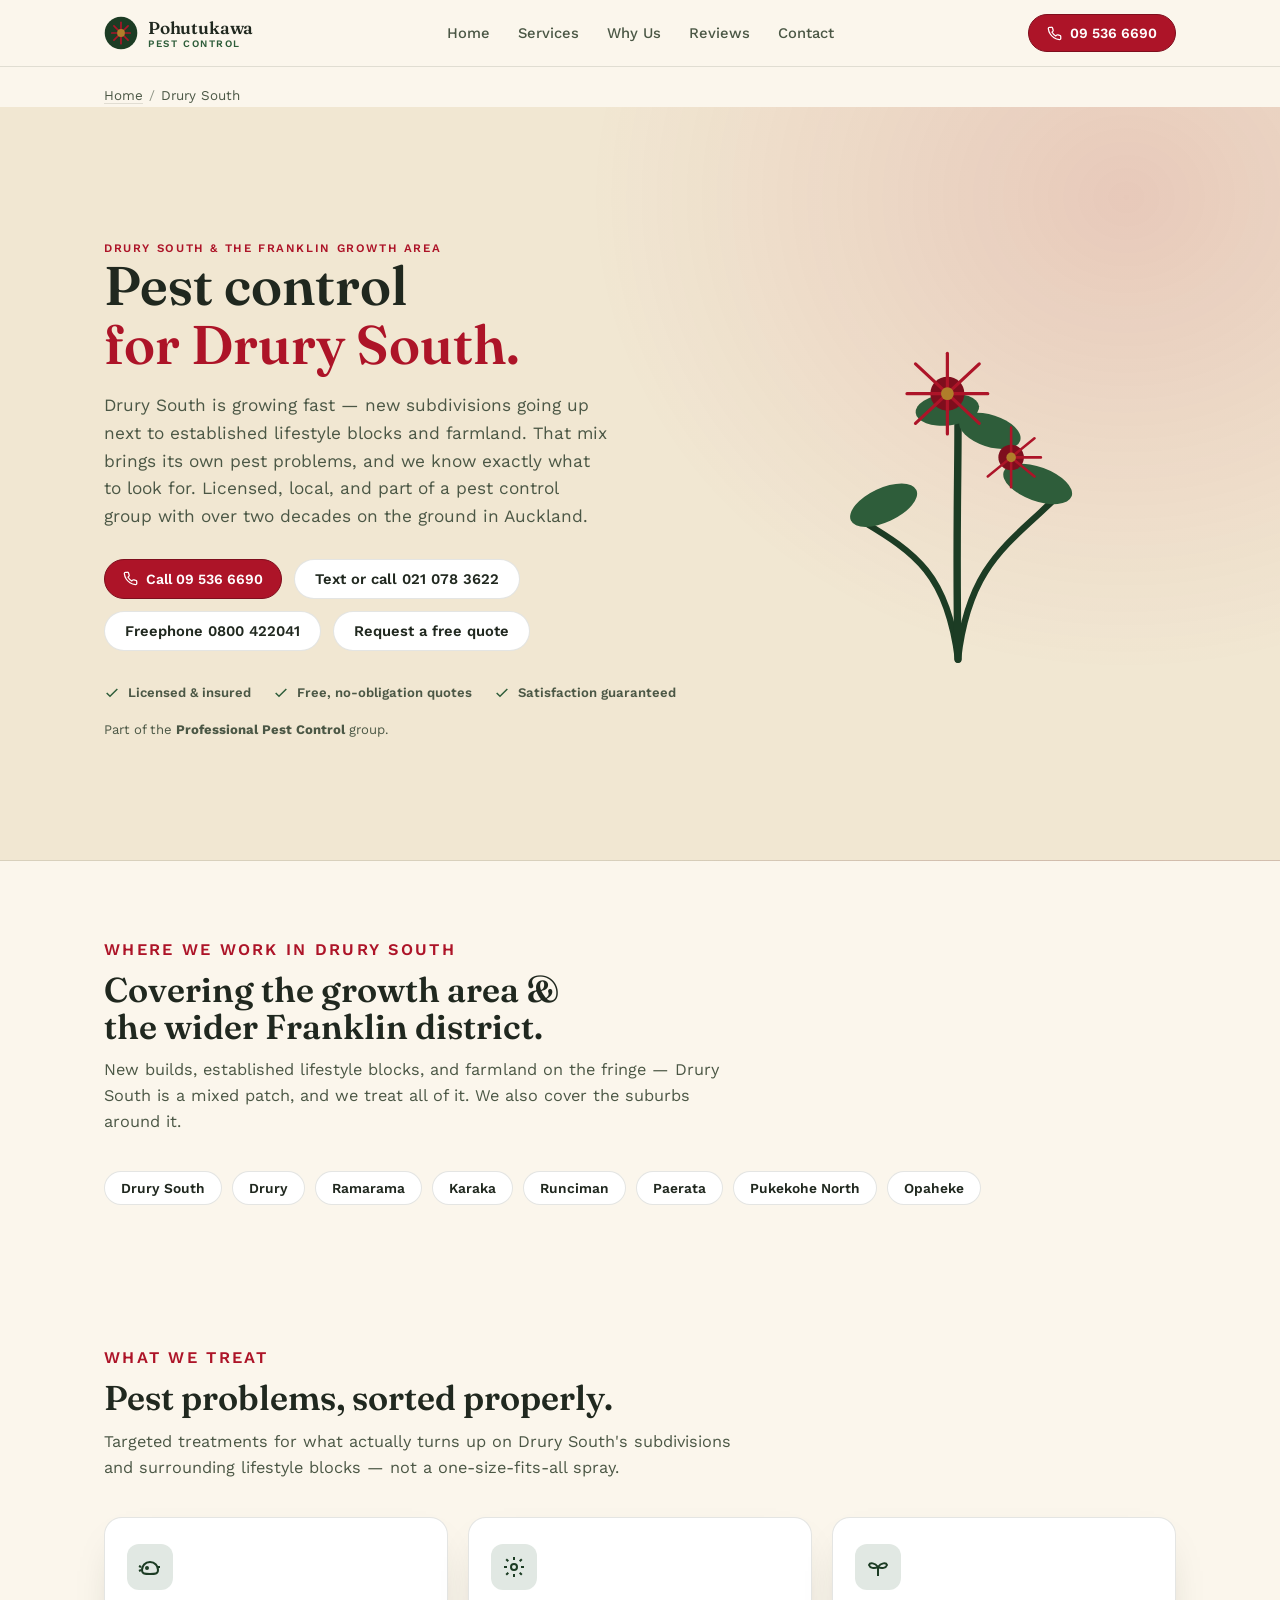
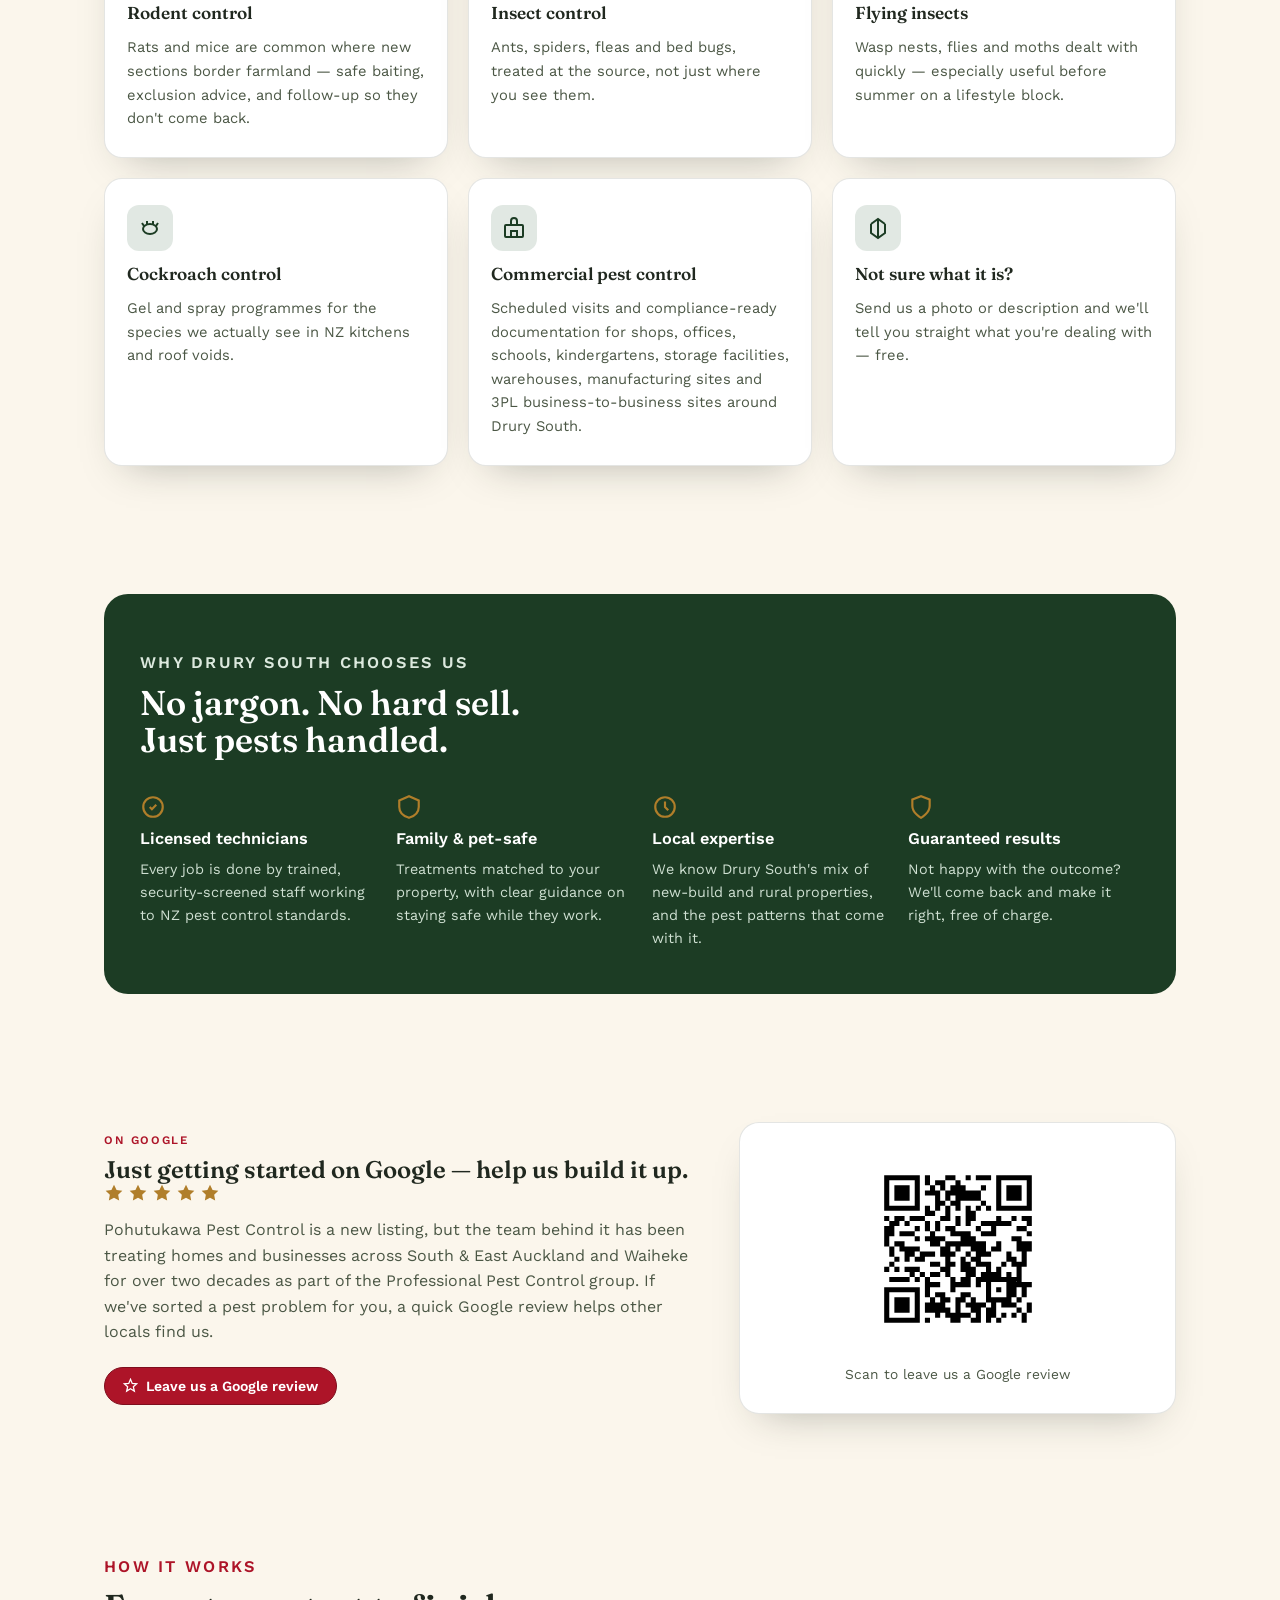
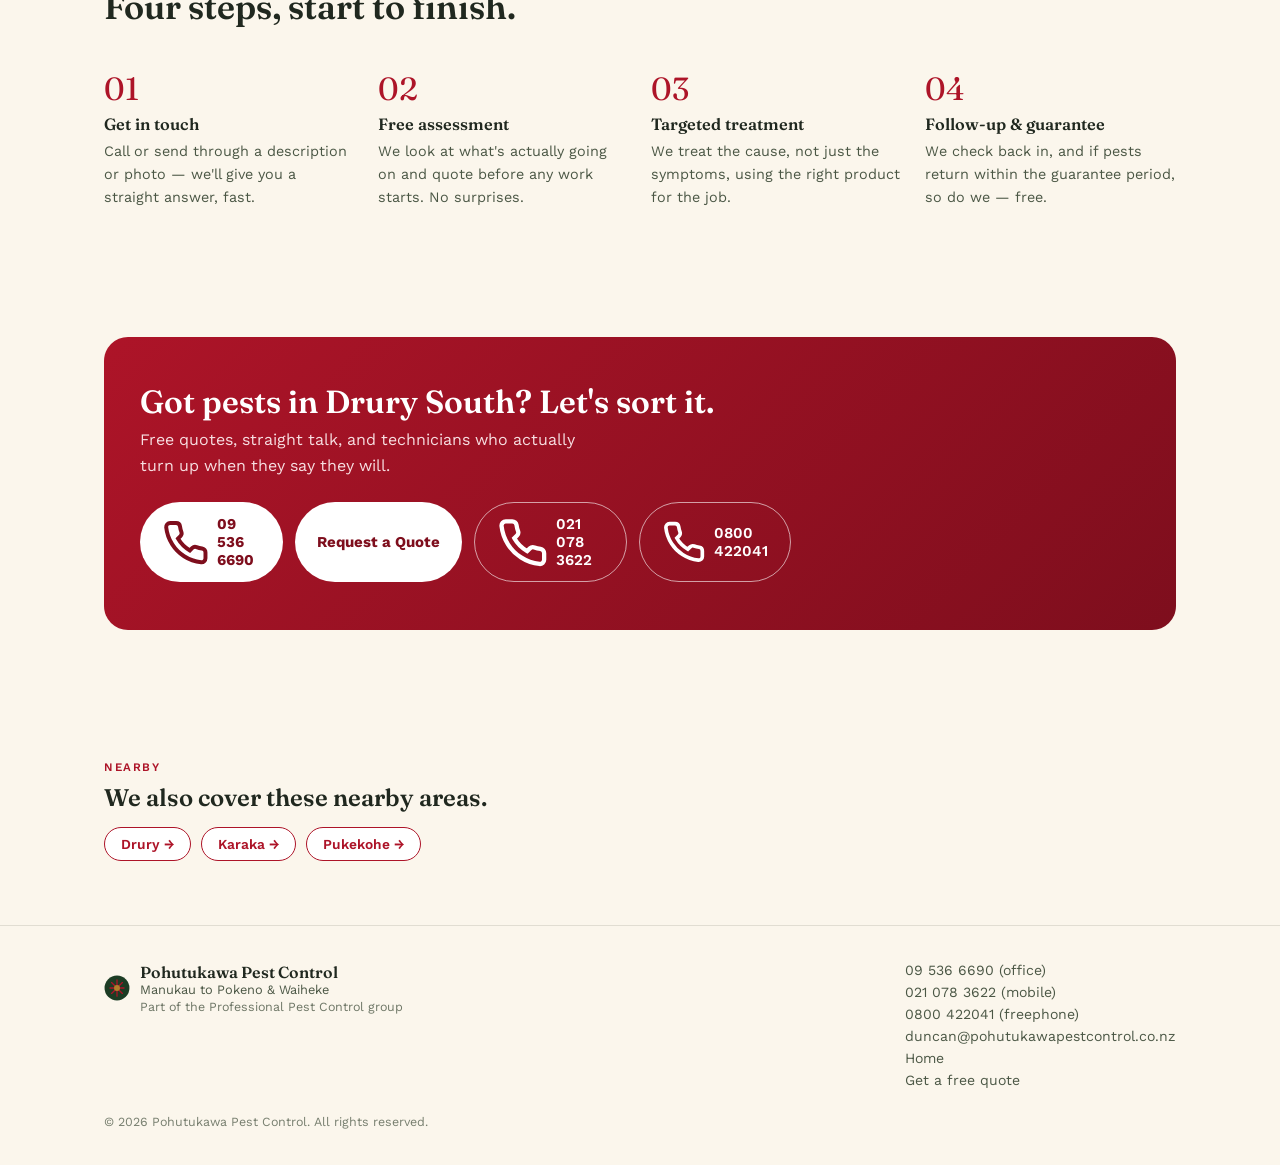
<file: drury-south/index.html>
<!doctype html>
<html lang="en-NZ">
<head>
<!-- Google tag (gtag.js) -->
<script async src="https://www.googletagmanager.com/gtag/js?id=G-YW7M40ZTFR"></script>
<script>
  window.dataLayer = window.dataLayer || [];
  function gtag(){dataLayer.push(arguments);}
  gtag('js', new Date());
  gtag('config', 'G-YW7M40ZTFR');
  gtag('config', 'AW-18457186600');
</script>
<meta charset="UTF-8">
<meta name="viewport" content="width=device-width, initial-scale=1">
<title>Pest Control Drury South | Pohutukawa Pest Control</title>
<meta name="description" content="Pest control in Drury South, Ramarama, Karaka, Runciman &amp; Paerata. Licensed, local technicians for rodents, insects, cockroaches, wasps &amp; commercial sites. Call 0800 422041 or 09 536 6690.">
<link rel="canonical" href="https://pohutukawapestcontrol.co.nz/drury-south/">

<meta property="og:type" content="website">
<meta property="og:site_name" content="Pohutukawa Pest Control">
<meta property="og:title" content="Pest Control Drury South | Pohutukawa Pest Control">
<meta property="og:description" content="Pest control in Drury South, Ramarama, Karaka, Runciman &amp; Paerata. Licensed, local technicians. Part of the Professional Pest Control group. Call 0800 422041 or 09 536 6690.">
<meta property="og:url" content="https://pohutukawapestcontrol.co.nz/drury-south/">
<meta property="og:image" content="https://pohutukawapestcontrol.co.nz/og-image.png">
<meta property="og:image:width" content="1200">
<meta property="og:image:height" content="630">
<meta property="og:locale" content="en_NZ">
<meta name="twitter:card" content="summary_large_image">
<meta name="twitter:title" content="Pest Control Drury South | Pohutukawa Pest Control">
<meta name="twitter:description" content="Pest control in Drury South, Ramarama, Karaka, Runciman &amp; Paerata. Part of the Professional Pest Control group.">
<meta name="twitter:image" content="https://pohutukawapestcontrol.co.nz/og-image.png">

<link rel="icon" type="image/svg+xml" href="/favicon.svg">
<link rel="apple-touch-icon" href="/apple-touch-icon.png">

<link rel="preconnect" href="https://fonts.googleapis.com">
<link rel="preconnect" href="https://fonts.gstatic.com" crossorigin>
<link href="https://fonts.googleapis.com/css2?family=Fraunces:opsz,wght@9..144,400;9..144,500;9..144,600;9..144,700&family=Work+Sans:wght@400;500;600;700&display=swap" rel="stylesheet">
<link rel="stylesheet" href="/styles.css">

<script type="application/ld+json">
{
  "@context": "https://schema.org",
  "@type": "LocalBusiness",
  "@id": "https://pohutukawapestcontrol.co.nz/drury-south/#business",
  "name": "Pohutukawa Pest Control — Drury South",
  "image": "https://pohutukawapestcontrol.co.nz/og-image.png",
  "url": "https://pohutukawapestcontrol.co.nz/drury-south/",
  "telephone": "+64-9-536-6690",
  "priceRange": "$$",
  "description": "Licensed pest control for Drury South homes, new subdivisions, lifestyle blocks and businesses, and the surrounding Franklin district. Part of the Professional Pest Control group.",
  "areaServed": [
    {"@type": "Place", "name": "Drury South"},
    {"@type": "Place", "name": "Drury"},
    {"@type": "Place", "name": "Ramarama"},
    {"@type": "Place", "name": "Karaka"},
    {"@type": "Place", "name": "Runciman"},
    {"@type": "Place", "name": "Paerata"},
    {"@type": "Place", "name": "Pukekohe North"},
    {"@type": "Place", "name": "Opaheke"}
  ],
  "address": {
    "@type": "PostalAddress",
    "addressRegion": "Auckland",
    "addressCountry": "NZ"
  },
  "contactPoint": [
    {"@type": "ContactPoint", "telephone": "+64-9-536-6690", "contactType": "customer service", "areaServed": "NZ"},
    {"@type": "ContactPoint", "telephone": "+64-21-078-3622", "contactType": "customer service", "areaServed": "NZ"}
  ],
  "parentOrganization": {
    "@type": "Organization",
    "name": "Professional Pest Control"
  },
  "sameAs": ["https://share.google/aUHHUY9zKEMesCu1h"]
}
</script>

<script type="application/ld+json">{"@context":"https://schema.org","@type":"BreadcrumbList","itemListElement":[{"@type":"ListItem","position":1,"name":"Home","item":"https://pohutukawapestcontrol.co.nz/"},{"@type":"ListItem","position":2,"name":"Drury South","item":"https://pohutukawapestcontrol.co.nz/drury-south/"}]}</script>
</head>
<body>
<header>
  <div class="wrap nav">
    <a class="brand" href="/">
      <svg viewBox="0 0 48 48" fill="none" aria-hidden="true">
        <circle cx="24" cy="24" r="23" fill="var(--green-deep)"/>
        <g stroke="var(--crimson)" stroke-width="2.4" stroke-linecap="round">
          <line x1="24" y1="24" x2="24" y2="9"/>
          <line x1="24" y1="24" x2="34" y2="14"/>
          <line x1="24" y1="24" x2="37" y2="24"/>
          <line x1="24" y1="24" x2="34" y2="34"/>
          <line x1="24" y1="24" x2="24" y2="39"/>
          <line x1="24" y1="24" x2="14" y2="34"/>
          <line x1="24" y1="24" x2="11" y2="24"/>
          <line x1="24" y1="24" x2="14" y2="14"/>
        </g>
        <circle cx="24" cy="24" r="5.5" fill="var(--gold)"/>
      </svg>
      <span class="brand-word">Pohutukawa<span>Pest Control</span></span>
    </a>
    <nav class="links">
      <a href="/">Home</a>
      <a href="#services">Services</a>
      <a href="#why">Why Us</a>
      <a href="#reviews">Reviews</a>
      <a href="#contact">Contact</a>
    </nav>
    <a class="call-btn" href="tel:+6495366690">
      <svg viewBox="0 0 24 24" fill="none" stroke="currentColor" stroke-width="2"><path d="M22 16.92v3a2 2 0 0 1-2.18 2 19.79 19.79 0 0 1-8.63-3.07 19.5 19.5 0 0 1-6-6 19.79 19.79 0 0 1-3.07-8.67A2 2 0 0 1 4.11 2h3a2 2 0 0 1 2 1.72c.127.96.362 1.903.7 2.81a2 2 0 0 1-.45 2.11L8.09 9.91a16 16 0 0 0 6 6l1.27-1.27a2 2 0 0 1 2.11-.45c.907.338 1.85.573 2.81.7A2 2 0 0 1 22 16.92z"/></svg>
      09 536 6690
    </a>
  </div>
</header>

<main id="top">
  <p class="wrap crumb"><a href="/">Home</a><span>/</span>Drury South</p>
  <section class="hero">
    <div class="wrap hero-grid">
      <div>
        <p class="eyebrow">Drury South &amp; the Franklin growth area</p>
        <h1>Pest control<br><em>for Drury South.</em></h1>
        <p class="lede">Drury South is growing fast — new subdivisions going up next to established lifestyle blocks and farmland. That mix brings its own pest problems, and we know exactly what to look for. Licensed, local, and part of a pest control group with over two decades on the ground in Auckland.</p>
        <div class="hero-ctas">
          <a class="call-btn" href="tel:+6495366690">
            <svg viewBox="0 0 24 24" fill="none" stroke="currentColor" stroke-width="2"><path d="M22 16.92v3a2 2 0 0 1-2.18 2 19.79 19.79 0 0 1-8.63-3.07 19.5 19.5 0 0 1-6-6 19.79 19.79 0 0 1-3.07-8.67A2 2 0 0 1 4.11 2h3a2 2 0 0 1 2 1.72c.127.96.362 1.903.7 2.81a2 2 0 0 1-.45 2.11L8.09 9.91a16 16 0 0 0 6 6l1.27-1.27a2 2 0 0 1 2.11-.45c.907.338 1.85.573 2.81.7A2 2 0 0 1 22 16.92z"/></svg>
            Call 09 536 6690
          </a>
          <a class="btn-ghost" href="tel:+64210783622">Text or call 021 078 3622</a> <a class="btn-ghost" href="tel:+64800422041">Freephone 0800 422041</a> <a class="btn-ghost" href="/book/">Request a free quote</a>
        </div>
        <div class="badges">
          <span class="badge"><svg viewBox="0 0 24 24" fill="none" stroke="currentColor" stroke-width="2.2"><path d="M20 6 9 17l-5-5"/></svg>Licensed &amp; insured</span>
          <span class="badge"><svg viewBox="0 0 24 24" fill="none" stroke="currentColor" stroke-width="2.2"><path d="M20 6 9 17l-5-5"/></svg>Free, no-obligation quotes</span>
          <span class="badge"><svg viewBox="0 0 24 24" fill="none" stroke="currentColor" stroke-width="2.2"><path d="M20 6 9 17l-5-5"/></svg>Satisfaction guaranteed</span>
        </div>
        <p style="margin-top:18px;font-size:0.82rem;color:var(--ink-soft);">Part of the <strong>Professional Pest Control</strong> group.</p>
      </div>
      <div class="hero-art">
        <svg viewBox="0 0 320 360" fill="none" aria-hidden="true">
          <path d="M160 340 C150 260 120 240 70 210" stroke="var(--green-deep)" stroke-width="6" stroke-linecap="round"/>
          <path d="M160 340 C170 250 210 230 250 190" stroke="var(--green-deep)" stroke-width="6" stroke-linecap="round"/>
          <path d="M160 340 C158 230 160 180 160 120" stroke="var(--green-deep)" stroke-width="7" stroke-linecap="round"/>
          <g>
            <ellipse cx="90" cy="195" rx="34" ry="16" fill="var(--green)" transform="rotate(-25 90 195)"/>
            <ellipse cx="235" cy="175" rx="34" ry="16" fill="var(--green)" transform="rotate(20 235 175)"/>
            <ellipse cx="150" cy="105" rx="30" ry="15" fill="var(--green)" transform="rotate(-6 150 105)"/>
            <ellipse cx="190" cy="125" rx="30" ry="15" fill="var(--green)" transform="rotate(18 190 125)"/>
          </g>
          <g>
            <circle cx="150" cy="90" r="16" fill="var(--crimson-deep)"/>
            <g stroke="var(--crimson)" stroke-width="3" stroke-linecap="round">
              <line x1="150" y1="90" x2="150" y2="52"/>
              <line x1="150" y1="90" x2="180" y2="62"/>
              <line x1="150" y1="90" x2="188" y2="90"/>
              <line x1="150" y1="90" x2="180" y2="118"/>
              <line x1="150" y1="90" x2="150" y2="128"/>
              <line x1="150" y1="90" x2="120" y2="118"/>
              <line x1="150" y1="90" x2="112" y2="90"/>
              <line x1="150" y1="90" x2="120" y2="62"/>
            </g>
            <circle cx="150" cy="90" r="6" fill="var(--gold)"/>
          </g>
          <g>
            <circle cx="210" cy="150" r="12" fill="var(--crimson-deep)"/>
            <g stroke="var(--crimson)" stroke-width="2.4" stroke-linecap="round">
              <line x1="210" y1="150" x2="210" y2="122"/>
              <line x1="210" y1="150" x2="232" y2="132"/>
              <line x1="210" y1="150" x2="238" y2="150"/>
              <line x1="210" y1="150" x2="232" y2="168"/>
              <line x1="210" y1="150" x2="210" y2="178"/>
              <line x1="210" y1="150" x2="188" y2="168"/>
            </g>
            <circle cx="210" cy="150" r="4.5" fill="var(--gold)"/>
          </g>
        </svg>
      </div>
    </div>
  </section>

  <section id="areas">
    <div class="wrap">
      <div class="section-head">
        <p class="eyebrow">Where We Work In Drury South</p>
        <h2>Covering the growth area &amp; the wider Franklin district.</h2>
        <p>New builds, established lifestyle blocks, and farmland on the fringe — Drury South is a mixed patch, and we treat all of it. We also cover the suburbs around it.</p>
      </div>
      <div class="suburb-list">
        <span class="pill">Drury South</span>
        <span class="pill">Drury</span>
        <span class="pill">Ramarama</span>
        <span class="pill">Karaka</span>
        <span class="pill">Runciman</span>
        <span class="pill">Paerata</span>
        <span class="pill">Pukekohe North</span>
        <span class="pill">Opaheke</span>
      </div>
    </div>
  </section>

  <section id="services">
    <div class="wrap">
      <div class="section-head">
        <p class="eyebrow">What We Treat</p>
        <h2>Pest problems, sorted properly.</h2>
        <p>Targeted treatments for what actually turns up on Drury South's subdivisions and surrounding lifestyle blocks — not a one-size-fits-all spray.</p>
      </div>
      <div class="services-grid">
        <div class="svc-card">
          <div class="svc-icon"><svg viewBox="0 0 24 24" fill="none" stroke="currentColor" stroke-width="2"><path d="M4 15c0-4 3-8 8-8s8 4 8 8-3 4-8 4-8 0-8-4Z"/><circle cx="9" cy="13" r="1"/><path d="M20 12h2M3 15l-2 1M3 12l-2-1"/></svg></div>
          <h3>Rodent control</h3>
          <p>Rats and mice are common where new sections border farmland — safe baiting, exclusion advice, and follow-up so they don't come back.</p>
        </div>
        <div class="svc-card">
          <div class="svc-icon"><svg viewBox="0 0 24 24" fill="none" stroke="currentColor" stroke-width="2"><circle cx="12" cy="12" r="3"/><path d="M12 2v3M12 19v3M4.2 4.2l2.1 2.1M17.7 17.7l2.1 2.1M2 12h3M19 12h3M4.2 19.8l2.1-2.1M17.7 6.3l2.1-2.1"/></svg></div>
          <h3>Insect control</h3>
          <p>Ants, spiders, fleas and bed bugs, treated at the source, not just where you see them.</p>
        </div>
        <div class="svc-card">
          <div class="svc-icon"><svg viewBox="0 0 24 24" fill="none" stroke="currentColor" stroke-width="2"><path d="M12 12c3-4 8-5 9-2-1 3-5 4-9 2Zm0 0c-3-4-8-5-9-2 1 3 5 4 9 2Z"/><path d="M12 12v9"/></svg></div>
          <h3>Flying insects</h3>
          <p>Wasp nests, flies and moths dealt with quickly — especially useful before summer on a lifestyle block.</p>
        </div>
        <div class="svc-card">
          <div class="svc-icon"><svg viewBox="0 0 24 24" fill="none" stroke="currentColor" stroke-width="2"><ellipse cx="12" cy="13" rx="7" ry="5"/><path d="M6 10 4 7M18 10l2-3M9 8V5M15 8V5"/></svg></div>
          <h3>Cockroach control</h3>
          <p>Gel and spray programmes for the species we actually see in NZ kitchens and roof voids.</p>
        </div>
        <div class="svc-card">
          <div class="svc-icon"><svg viewBox="0 0 24 24" fill="none" stroke="currentColor" stroke-width="2"><rect x="3" y="9" width="18" height="12" rx="1"/><path d="M9 21v-6h6v6M9 9V5a3 3 0 0 1 6 0v4"/></svg></div>
          <h3>Commercial pest control</h3>
          <p>Scheduled visits and compliance-ready documentation for shops, offices, schools, kindergartens, storage facilities, warehouses, manufacturing sites and 3PL business-to-business sites around Drury South.</p>
        </div>
        <div class="svc-card">
          <div class="svc-icon"><svg viewBox="0 0 24 24" fill="none" stroke="currentColor" stroke-width="2"><path d="M12 3v18M5 8l7-5 7 5M5 8v9l7 5 7-5V8"/></svg></div>
          <h3>Not sure what it is?</h3>
          <p>Send us a photo or description and we'll tell you straight what you're dealing with — free.</p>
        </div>
      </div>
    </div>
  </section>

  <section id="why">
    <div class="wrap">
      <div class="why-band">
        <div class="section-head">
          <p class="eyebrow">Why Drury South Chooses Us</p>
          <h2>No jargon. No hard sell. Just pests handled.</h2>
        </div>
        <div class="why-grid">
          <div class="why-item">
            <svg viewBox="0 0 24 24" fill="none" stroke="currentColor" stroke-width="2"><path d="m9 12 2 2 4-4"/><circle cx="12" cy="12" r="9"/></svg>
            <h3>Licensed technicians</h3>
            <p>Every job is done by trained, security-screened staff working to NZ pest control standards.</p>
          </div>
          <div class="why-item">
            <svg viewBox="0 0 24 24" fill="none" stroke="currentColor" stroke-width="2"><path d="M12 2 3 6v6c0 5 4 8.5 9 10 5-1.5 9-5 9-10V6l-9-4Z"/></svg>
            <h3>Family &amp; pet-safe</h3>
            <p>Treatments matched to your property, with clear guidance on staying safe while they work.</p>
          </div>
          <div class="why-item">
            <svg viewBox="0 0 24 24" fill="none" stroke="currentColor" stroke-width="2"><circle cx="12" cy="12" r="9"/><path d="M12 7v5l3 3"/></svg>
            <h3>Local expertise</h3>
            <p>We know Drury South's mix of new-build and rural properties, and the pest patterns that come with it.</p>
          </div>
          <div class="why-item">
            <svg viewBox="0 0 24 24" fill="none" stroke="currentColor" stroke-width="2"><path d="M12 22s8-4.5 8-11V5l-8-3-8 3v6c0 6.5 8 11 8 11Z"/></svg>
            <h3>Guaranteed results</h3>
            <p>Not happy with the outcome? We'll come back and make it right, free of charge.</p>
          </div>
        </div>
      </div>
    </div>
  </section>

  <section id="reviews">
    <div class="wrap reviews-grid">
      <div>
        <p class="eyebrow">On Google</p>
        <h2 style="margin-top:8px;">Just getting started on Google — help us build it up.</h2>
        <div class="stars" aria-hidden="true">
          <svg viewBox="0 0 24 24" fill="currentColor"><path d="M12 2l3.09 6.26L22 9.27l-5 4.87 1.18 6.88L12 17.77l-6.18 3.25L7 14.14 2 9.27l6.91-1.01L12 2z"/></svg>
          <svg viewBox="0 0 24 24" fill="currentColor"><path d="M12 2l3.09 6.26L22 9.27l-5 4.87 1.18 6.88L12 17.77l-6.18 3.25L7 14.14 2 9.27l6.91-1.01L12 2z"/></svg>
          <svg viewBox="0 0 24 24" fill="currentColor"><path d="M12 2l3.09 6.26L22 9.27l-5 4.87 1.18 6.88L12 17.77l-6.18 3.25L7 14.14 2 9.27l6.91-1.01L12 2z"/></svg>
          <svg viewBox="0 0 24 24" fill="currentColor"><path d="M12 2l3.09 6.26L22 9.27l-5 4.87 1.18 6.88L12 17.77l-6.18 3.25L7 14.14 2 9.27l6.91-1.01L12 2z"/></svg>
          <svg viewBox="0 0 24 24" fill="currentColor"><path d="M12 2l3.09 6.26L22 9.27l-5 4.87 1.18 6.88L12 17.77l-6.18 3.25L7 14.14 2 9.27l6.91-1.01L12 2z"/></svg>
        </div>
        <p>Pohutukawa Pest Control is a new listing, but the team behind it has been treating homes and businesses across South &amp; East Auckland and Waiheke for over two decades as part of the Professional Pest Control group. If we've sorted a pest problem for you, a quick Google review helps other locals find us.</p>
        <a class="call-btn" style="margin-top:22px;" href="https://g.page/r/CVelAb06vVBvEBM/review" target="_blank" rel="noopener">
          <svg viewBox="0 0 24 24" fill="none" stroke="currentColor" stroke-width="2"><path d="M12 17.27 18.18 21l-1.64-7.03L22 9.24l-7.19-.61L12 2 9.19 8.63 2 9.24l5.46 4.73L5.82 21z"/></svg>
          Leave us a Google review
        </a>
      </div>
      <div class="qr-card">
        <div class="qr-wrap">
          <svg viewBox="0 0 33 33" xmlns="http://www.w3.org/2000/svg"><rect width="33" height="33" fill="#fff"/><path d="M2,2H3V3H2zM3,2H4V3H3zM4,2H5V3H4zM5,2H6V3H5zM6,2H7V3H6zM7,2H8V3H7zM8,2H9V3H8zM10,2H11V3H10zM14,2H15V3H14zM15,2H16V3H15zM18,2H19V3H18zM20,2H21V3H20zM21,2H22V3H21zM22,2H23V3H22zM24,2H25V3H24zM25,2H26V3H25zM26,2H27V3H26zM27,2H28V3H27zM28,2H29V3H28zM29,2H30V3H29zM30,2H31V3H30zM2,3H3V4H2zM8,3H9V4H8zM10,3H11V4H10zM12,3H13V4H12zM13,3H14V4H13zM16,3H17V4H16zM24,3H25V4H24zM30,3H31V4H30zM2,4H3V5H2zM4,4H5V5H4zM5,4H6V5H5zM6,4H7V5H6zM8,4H9V5H8zM11,4H12V5H11zM13,4H14V5H13zM15,4H16V5H15zM16,4H17V5H16zM17,4H18V5H17zM21,4H22V5H21zM24,4H25V5H24zM26,4H27V5H26zM27,4H28V5H27zM28,4H29V5H28zM30,4H31V5H30zM2,5H3V6H2zM4,5H5V6H4zM5,5H6V6H5zM6,5H7V6H6zM8,5H9V6H8zM10,5H11V6H10zM11,5H12V6H11zM12,5H13V6H12zM14,5H15V6H14zM15,5H16V6H15zM16,5H17V6H16zM17,5H18V6H17zM18,5H19V6H18zM19,5H20V6H19zM20,5H21V6H20zM24,5H25V6H24zM26,5H27V6H26zM27,5H28V6H27zM28,5H29V6H28zM30,5H31V6H30zM2,6H3V7H2zM4,6H5V7H4zM5,6H6V7H5zM6,6H7V7H6zM8,6H9V7H8zM12,6H13V7H12zM14,6H15V7H14zM16,6H17V7H16zM17,6H18V7H17zM18,6H19V7H18zM19,6H20V7H19zM20,6H21V7H20zM24,6H25V7H24zM26,6H27V7H26zM27,6H28V7H27zM28,6H29V7H28zM30,6H31V7H30zM2,7H3V8H2zM8,7H9V8H8zM12,7H13V8H12zM13,7H14V8H13zM15,7H16V8H15zM16,7H17V8H16zM21,7H22V8H21zM24,7H25V8H24zM30,7H31V8H30zM2,8H3V9H2zM3,8H4V9H3zM4,8H5V9H4zM5,8H6V9H5zM6,8H7V9H6zM7,8H8V9H7zM8,8H9V9H8zM10,8H11V9H10zM12,8H13V9H12zM14,8H15V9H14zM16,8H17V9H16zM18,8H19V9H18zM20,8H21V9H20zM22,8H23V9H22zM24,8H25V9H24zM25,8H26V9H25zM26,8H27V9H26zM27,8H28V9H27zM28,8H29V9H28zM29,8H30V9H29zM30,8H31V9H30zM10,9H11V10H10zM11,9H12V10H11zM14,9H15V10H14zM18,9H19V10H18zM19,9H20V10H19zM2,10H3V11H2zM4,10H5V11H4zM5,10H6V11H5zM7,10H8V11H7zM8,10H9V11H8zM9,10H10V11H9zM13,10H14V11H13zM14,10H15V11H14zM16,10H17V11H16zM18,10H19V11H18zM19,10H20V11H19zM24,10H25V11H24zM27,10H28V11H27zM29,10H30V11H29zM30,10H31V11H30zM3,11H4V12H3zM4,11H5V12H4zM6,11H7V12H6zM10,11H11V12H10zM12,11H13V12H12zM16,11H17V12H16zM18,11H19V12H18zM21,11H22V12H21zM22,11H23V12H22zM23,11H24V12H23zM24,11H25V12H24zM25,11H26V12H25zM26,11H27V12H26zM30,11H31V12H30zM2,12H3V13H2zM3,12H4V13H3zM8,12H9V13H8zM10,12H11V13H10zM12,12H13V13H12zM14,12H15V13H14zM15,12H16V13H15zM20,12H21V13H20zM23,12H24V13H23zM28,12H29V13H28zM29,12H30V13H29zM2,13H3V14H2zM3,13H4V14H3zM5,13H6V14H5zM6,13H7V14H6zM7,13H8V14H7zM11,13H12V14H11zM15,13H16V14H15zM16,13H17V14H16zM17,13H18V14H17zM18,13H19V14H18zM21,13H22V14H21zM22,13H23V14H22zM23,13H24V14H23zM30,13H31V14H30zM2,14H3V15H2zM8,14H9V15H8zM10,14H11V15H10zM11,14H12V15H11zM12,14H13V15H12zM13,14H14V15H13zM17,14H18V15H17zM18,14H19V15H18zM19,14H20V15H19zM27,14H28V15H27zM28,14H29V15H28zM2,15H3V16H2zM4,15H5V16H4zM5,15H6V16H5zM11,15H12V16H11zM12,15H13V16H12zM14,15H15V16H14zM15,15H16V16H15zM16,15H17V16H16zM17,15H18V16H17zM18,15H19V16H18zM19,15H20V16H19zM20,15H21V16H20zM21,15H22V16H21zM24,15H25V16H24zM28,15H29V16H28zM29,15H30V16H29zM30,15H31V16H30zM3,16H4V17H3zM5,16H6V17H5zM6,16H7V17H6zM7,16H8V17H7zM8,16H9V17H8zM13,16H14V17H13zM14,16H15V17H14zM16,16H17V17H16zM19,16H20V17H19zM20,16H21V17H20zM21,16H22V17H21zM23,16H24V17H23zM24,16H25V17H24zM28,16H29V17H28zM29,16H30V17H29zM30,16H31V17H30zM3,17H4V18H3zM6,17H7V18H6zM7,17H8V18H7zM9,17H10V18H9zM10,17H11V18H10zM11,17H12V18H11zM13,17H14V18H13zM14,17H15V18H14zM15,17H16V18H15zM18,17H19V18H18zM20,17H21V18H20zM21,17H22V18H21zM22,17H23V18H22zM26,17H27V18H26zM29,17H30V18H29zM4,18H5V19H4zM6,18H7V19H6zM8,18H9V19H8zM9,18H10V19H9zM14,18H15V19H14zM17,18H18V19H17zM19,18H20V19H19zM20,18H21V19H20zM26,18H27V19H26zM27,18H28V19H27zM29,18H30V19H29zM3,19H4V20H3zM11,19H12V20H11zM12,19H13V20H12zM14,19H15V20H14zM15,19H16V20H15zM17,19H18V20H17zM18,19H19V20H18zM20,19H21V20H20zM21,19H22V20H21zM22,19H23V20H22zM25,19H26V20H25zM27,19H28V20H27zM28,19H29V20H28zM29,19H30V20H29zM2,20H3V21H2zM4,20H5V21H4zM6,20H7V21H6zM7,20H8V21H7zM8,20H9V21H8zM13,20H14V21H13zM14,20H15V21H14zM17,20H18V21H17zM18,20H19V21H18zM19,20H20V21H19zM22,20H23V21H22zM24,20H25V21H24zM28,20H29V21H28zM7,21H8V22H7zM9,21H10V22H9zM11,21H12V22H11zM12,21H13V22H12zM14,21H15V22H14zM18,21H19V22H18zM19,21H20V22H19zM21,21H22V22H21zM22,21H23V22H22zM23,21H24V22H23zM24,21H25V22H24zM26,21H27V22H26zM28,21H29V22H28zM3,22H4V23H3zM4,22H5V23H4zM5,22H6V23H5zM6,22H7V23H6zM8,22H9V23H8zM10,22H11V23H10zM15,22H16V23H15zM17,22H18V23H17zM18,22H19V23H18zM20,22H21V23H20zM21,22H22V23H21zM22,22H23V23H22zM23,22H24V23H23zM24,22H25V23H24zM25,22H26V23H25zM26,22H27V23H26zM27,22H28V23H27zM28,22H29V23H28zM10,23H11V24H10zM11,23H12V24H11zM12,23H13V24H12zM15,23H16V24H15zM16,23H17V24H16zM17,23H18V24H17zM18,23H19V24H18zM20,23H21V24H20zM22,23H23V24H22zM26,23H27V24H26zM27,23H28V24H27zM28,23H29V24H28zM29,23H30V24H29zM30,23H31V24H30zM2,24H3V25H2zM3,24H4V25H3zM4,24H5V25H4zM5,24H6V25H5zM6,24H7V25H6zM7,24H8V25H7zM8,24H9V25H8zM10,24H11V25H10zM15,24H16V25H15zM22,24H23V25H22zM24,24H25V25H24zM26,24H27V25H26zM27,24H28V25H27zM29,24H30V25H29zM2,25H3V26H2zM8,25H9V26H8zM10,25H11V26H10zM12,25H13V26H12zM13,25H14V26H13zM17,25H18V26H17zM18,25H19V26H18zM22,25H23V26H22zM26,25H27V26H26zM27,25H28V26H27zM29,25H30V26H29zM2,26H3V27H2zM4,26H5V27H4zM5,26H6V27H5zM6,26H7V27H6zM8,26H9V27H8zM11,26H12V27H11zM13,26H14V27H13zM14,26H15V27H14zM16,26H17V27H16zM17,26H18V27H17zM19,26H20V27H19zM22,26H23V27H22zM23,26H24V27H23zM24,26H25V27H24zM25,26H26V27H25zM26,26H27V27H26zM28,26H29V27H28zM2,27H3V28H2zM4,27H5V28H4zM5,27H6V28H5zM6,27H7V28H6zM8,27H9V28H8zM10,27H11V28H10zM11,27H12V28H11zM12,27H13V28H12zM13,27H14V28H13zM16,27H17V28H16zM18,27H19V28H18zM19,27H20V28H19zM20,27H21V28H20zM21,27H22V28H21zM23,27H24V28H23zM25,27H26V28H25zM26,27H27V28H26zM27,27H28V28H27zM30,27H31V28H30zM2,28H3V29H2zM4,28H5V29H4zM5,28H6V29H5zM6,28H7V29H6zM8,28H9V29H8zM10,28H11V29H10zM11,28H12V29H11zM12,28H13V29H12zM13,28H14V29H13zM14,28H15V29H14zM16,28H17V29H16zM19,28H20V29H19zM20,28H21V29H20zM22,28H23V29H22zM23,28H24V29H23zM28,28H29V29H28zM30,28H31V29H30zM2,29H3V30H2zM8,29H9V30H8zM12,29H13V30H12zM14,29H15V30H14zM15,29H16V30H15zM16,29H17V30H16zM17,29H18V30H17zM18,29H19V30H18zM20,29H21V30H20zM22,29H23V30H22zM23,29H24V30H23zM25,29H26V30H25zM27,29H28V30H27zM29,29H30V30H29zM2,30H3V31H2zM3,30H4V31H3zM4,30H5V31H4zM5,30H6V31H5zM6,30H7V31H6zM7,30H8V31H7zM8,30H9V31H8zM10,30H11V31H10zM15,30H16V31H15zM16,30H17V31H16zM19,30H20V31H19zM20,30H21V31H20zM22,30H23V31H22zM24,30H25V31H24zM29,30H30V31H29z" fill="#000"/></svg>
        </div>
        <p>Scan to leave us a Google review</p>
      </div>
    </div>
  </section>

  <section id="process">
    <div class="wrap">
      <div class="section-head">
        <p class="eyebrow">How It Works</p>
        <h2>Four steps, start to finish.</h2>
      </div>
      <div class="process-grid">
        <div class="step"><span class="step-num">01</span><h3>Get in touch</h3><p>Call or send through a description or photo — we'll give you a straight answer, fast.</p></div>
        <div class="step"><span class="step-num">02</span><h3>Free assessment</h3><p>We look at what's actually going on and quote before any work starts. No surprises.</p></div>
        <div class="step"><span class="step-num">03</span><h3>Targeted treatment</h3><p>We treat the cause, not just the symptoms, using the right product for the job.</p></div>
        <div class="step"><span class="step-num">04</span><h3>Follow-up &amp; guarantee</h3><p>We check back in, and if pests return within the guarantee period, so do we — free.</p></div>
      </div>
    </div>
  </section>

  <section id="contact">
    <div class="wrap">
      <div class="cta-band">
        <div>
          <h2>Got pests in Drury South? Let's sort it.</h2>
          <p>Free quotes, straight talk, and technicians who actually turn up when they say they will.</p>
        </div>
        <div class="cta-actions">
          <a class="btn-solid" href="tel:+6495366690">
            <svg viewBox="0 0 24 24" fill="none" stroke="currentColor" stroke-width="2"><path d="M22 16.92v3a2 2 0 0 1-2.18 2 19.79 19.79 0 0 1-8.63-3.07 19.5 19.5 0 0 1-6-6 19.79 19.79 0 0 1-3.07-8.67A2 2 0 0 1 4.11 2h3a2 2 0 0 1 2 1.72c.127.96.362 1.903.7 2.81a2 2 0 0 1-.45 2.11L8.09 9.91a16 16 0 0 0 6 6l1.27-1.27a2 2 0 0 1 2.11-.45c.907.338 1.85.573 2.81.7A2 2 0 0 1 22 16.92z"/></svg>
            09 536 6690
          </a>
          <a class="btn-solid" href="/book/">Request a Quote</a> <a class="btn-outline" href="tel:+64210783622">
            <svg viewBox="0 0 24 24" fill="none" stroke="currentColor" stroke-width="2"><path d="M22 16.92v3a2 2 0 0 1-2.18 2 19.79 19.79 0 0 1-8.63-3.07 19.5 19.5 0 0 1-6-6 19.79 19.79 0 0 1-3.07-8.67A2 2 0 0 1 4.11 2h3a2 2 0 0 1 2 1.72c.127.96.362 1.903.7 2.81a2 2 0 0 1-.45 2.11L8.09 9.91a16 16 0 0 0 6 6l1.27-1.27a2 2 0 0 1 2.11-.45c.907.338 1.85.573 2.81.7A2 2 0 0 1 22 16.92z"/></svg>
            021 078 3622
          </a>
          <a class="btn-outline" href="tel:+64800422041">
            <svg viewBox="0 0 24 24" fill="none" stroke="currentColor" stroke-width="2"><path d="M22 16.92v3a2 2 0 0 1-2.18 2 19.79 19.79 0 0 1-8.63-3.07 19.5 19.5 0 0 1-6-6 19.79 19.79 0 0 1-3.07-8.67A2 2 0 0 1 4.11 2h3a2 2 0 0 1 2 1.72c.127.96.362 1.903.7 2.81a2 2 0 0 1-.45 2.11L8.09 9.91a16 16 0 0 0 6 6l1.27-1.27a2 2 0 0 1 2.11-.45c.907.338 1.85.573 2.81.7A2 2 0 0 1 22 16.92z"/></svg>
            0800 422041
          </a>
        </div>
      </div>
    </div>
  </section>
</main>

<section id="nearby">
  <div class="wrap">
    <p class="eyebrow">Nearby</p>
    <h2 style="margin-top:8px;">We also cover these nearby areas.</h2>
    <div class="suburb-list" style="margin-top:16px;">
      <a class="pill pill-link" href="/drury/">Drury →</a>
      <a class="pill pill-link" href="/karaka/">Karaka →</a>
      <a class="pill pill-link" href="/pukekohe/">Pukekohe →</a>
    </div>
  </div>
</section>

<footer>
  <div class="wrap foot-grid">
    <div class="foot-brand">
      <svg viewBox="0 0 48 48" fill="none" aria-hidden="true">
        <circle cx="24" cy="24" r="23" fill="var(--green-deep)"/>
        <g stroke="var(--crimson)" stroke-width="2.4" stroke-linecap="round">
          <line x1="24" y1="24" x2="24" y2="9"/><line x1="24" y1="24" x2="34" y2="14"/>
          <line x1="24" y1="24" x2="37" y2="24"/><line x1="24" y1="24" x2="34" y2="34"/>
          <line x1="24" y1="24" x2="24" y2="39"/><line x1="24" y1="24" x2="14" y2="34"/>
          <line x1="24" y1="24" x2="11" y2="24"/><line x1="24" y1="24" x2="14" y2="14"/>
        </g>
        <circle cx="24" cy="24" r="5.5" fill="var(--gold)"/>
      </svg>
      <div>
        <div style="font-family:'Fraunces',serif;font-weight:600;">Pohutukawa Pest Control</div>
        <div style="font-size:0.8rem;color:var(--ink-soft);">Manukau to Pokeno &amp; Waiheke</div>
        <div style="font-size:0.78rem;color:var(--ink-soft);opacity:0.8;margin-top:2px;">Part of the Professional Pest Control group</div>
      </div>
    </div>
    <div class="foot-links">
      <a href="tel:+6495366690">09 536 6690 (office)</a>
      <a href="tel:+64210783622">021 078 3622 (mobile)</a>
      <a href="tel:+64800422041">0800 422041 (freephone)</a>
      <a href="mailto:duncan@pohutukawapestcontrol.co.nz">duncan@pohutukawapestcontrol.co.nz</a>
      <a href="/">Home</a>
      <a href="/book/">Get a free quote</a>
    </div>
  </div>
  <div class="wrap fine">© <span id="yr"></span> Pohutukawa Pest Control. All rights reserved.</div>
</footer>

<script>
  try{ document.getElementById('yr').textContent = new Date().getFullYear(); }catch(e){}
</script>

</body>
</html>
</file>
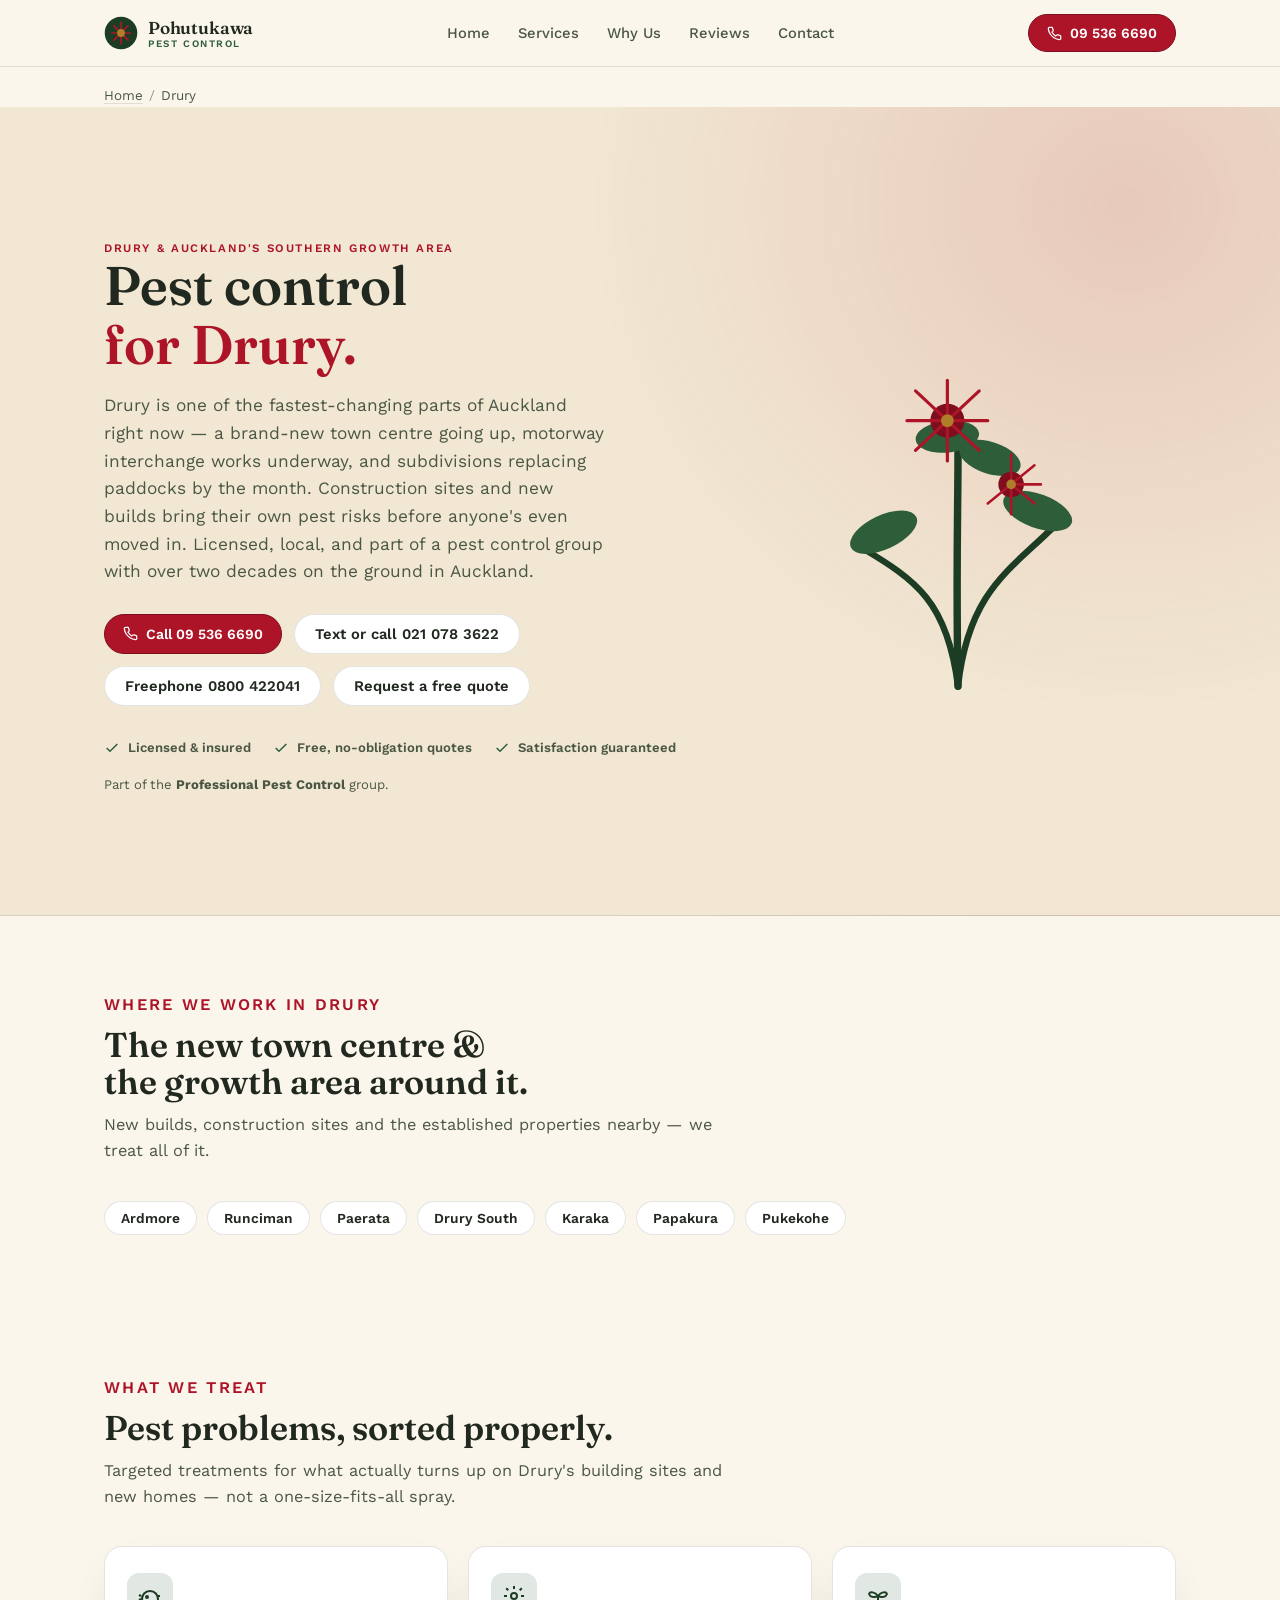
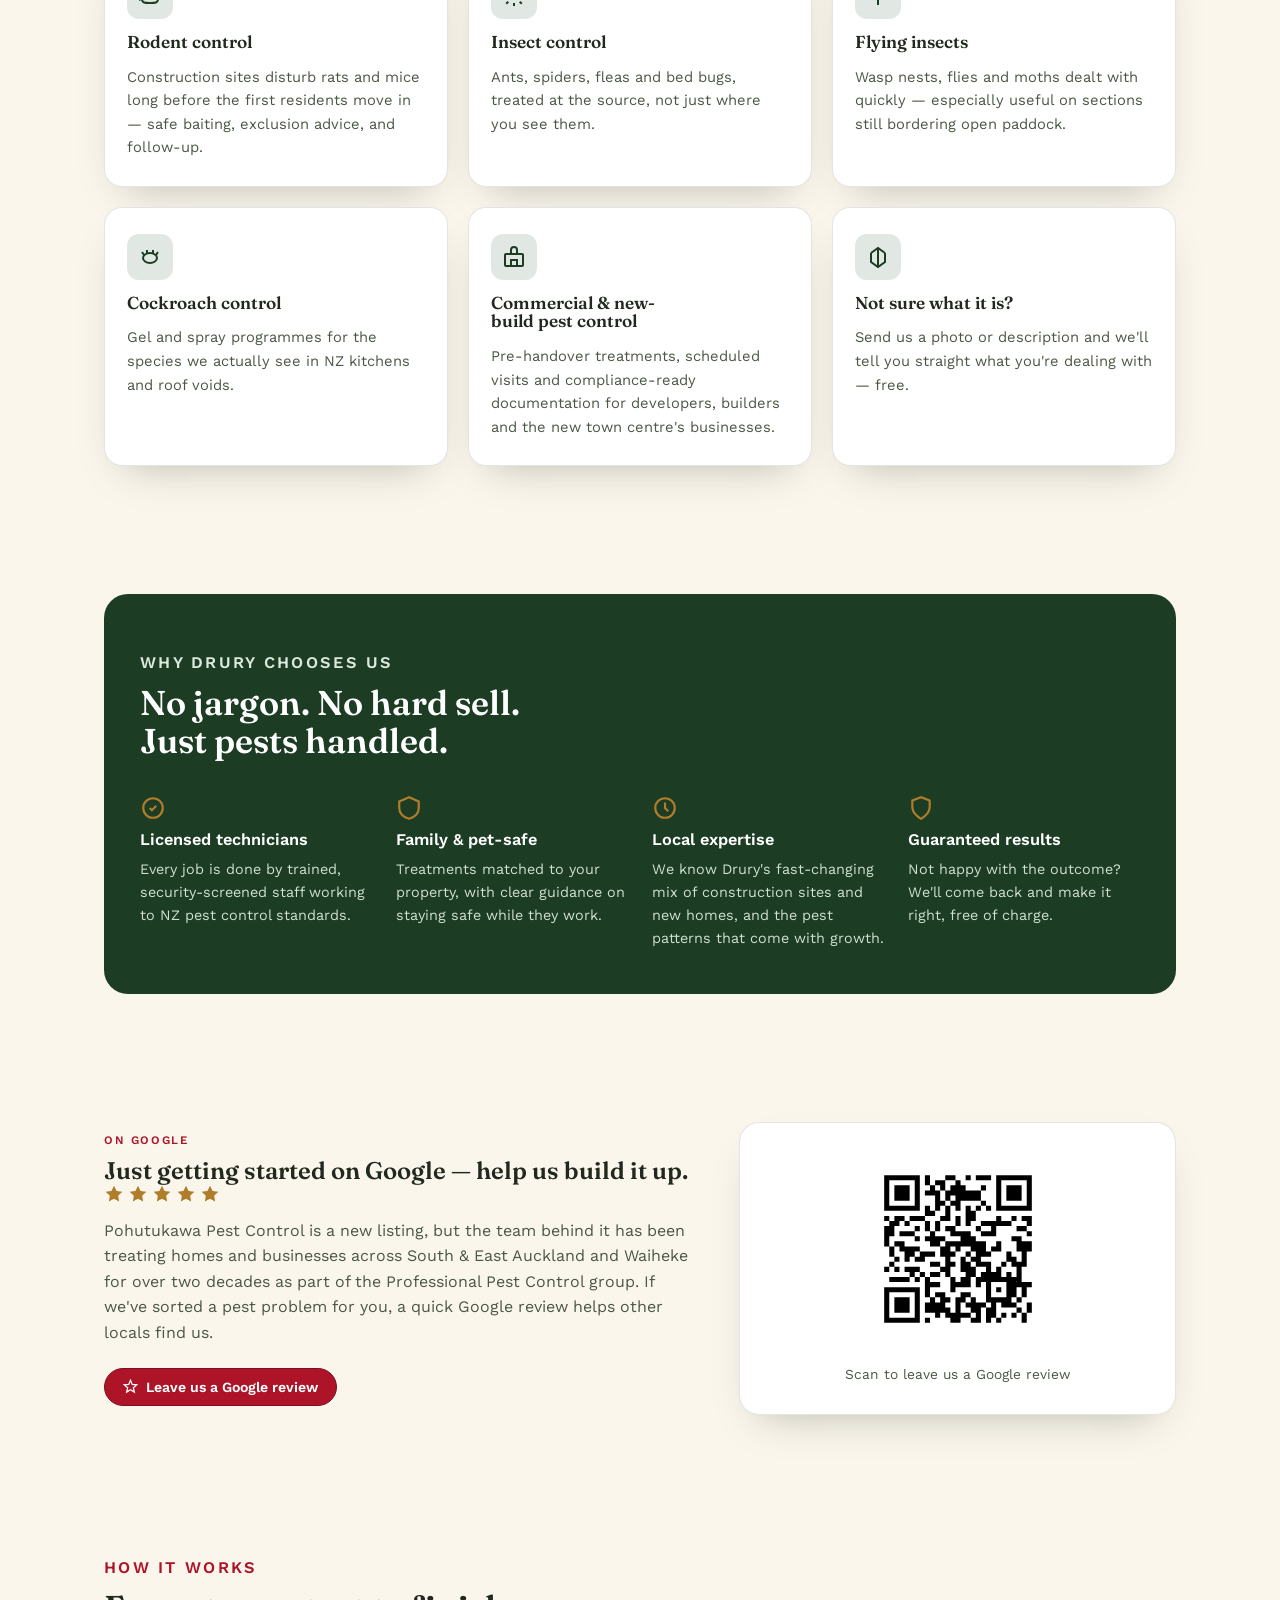
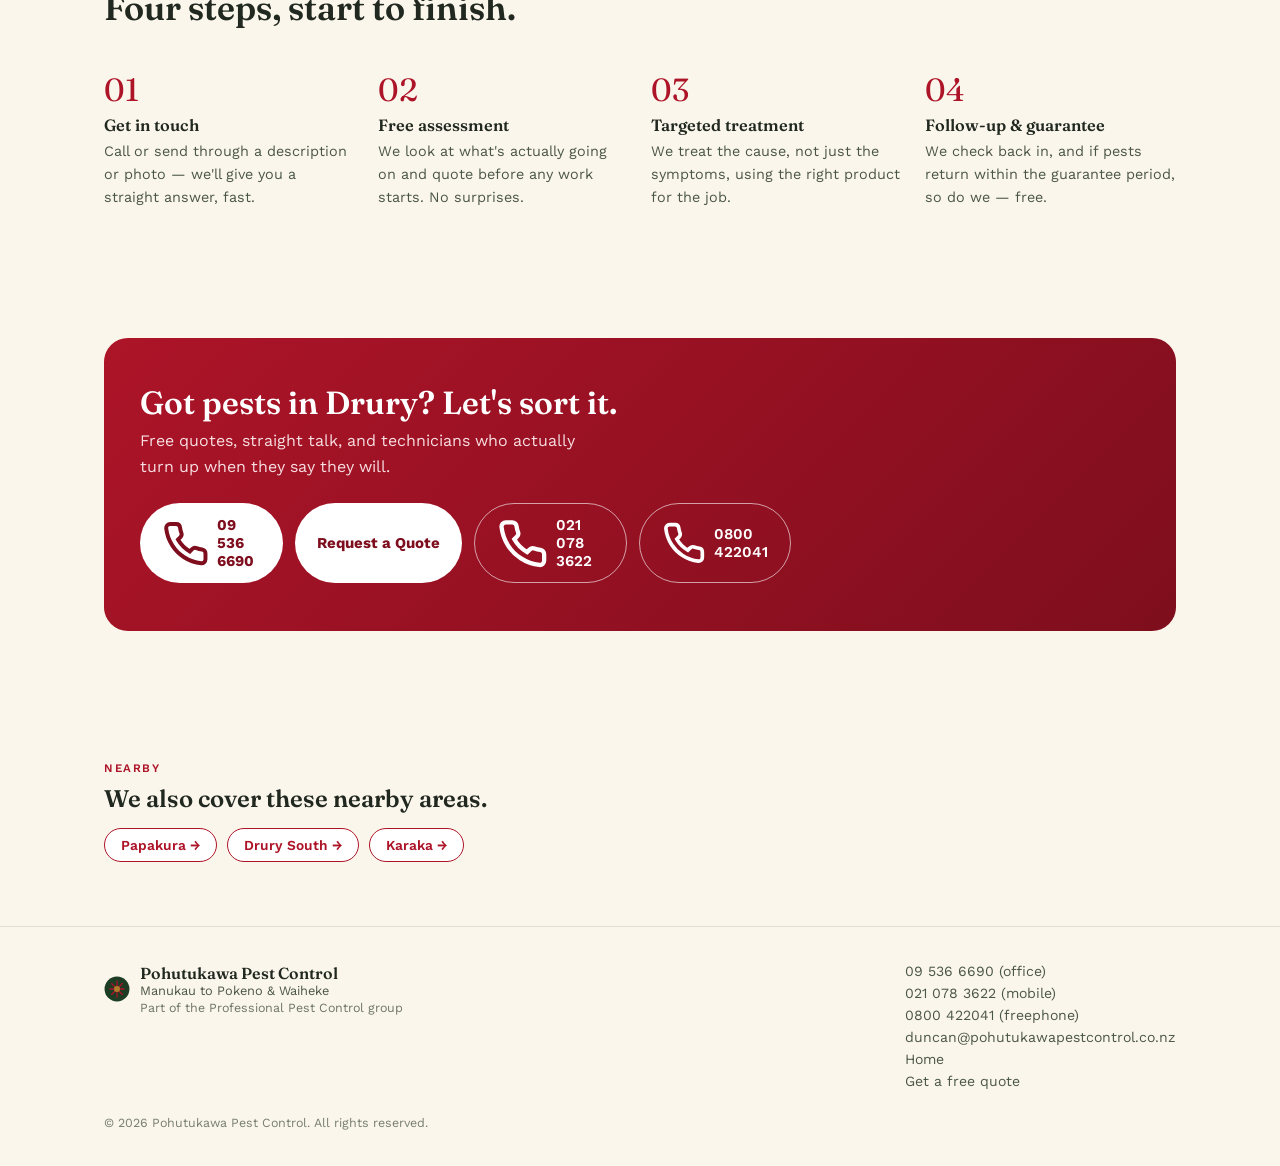
<file: drury/index.html>
<!doctype html>
<html lang="en-NZ">
<head>
<meta charset="UTF-8">
<meta name="viewport" content="width=device-width, initial-scale=1">
<title>Pest Control Drury | Pohutukawa Pest Control</title>
<meta name="description" content="Pest control in Drury — the fast-growing town centre, Ardmore, Runciman &amp; Paerata. Licensed technicians for new builds and businesses. Call 0800 422041 or 09 536 6690.">
<link rel="canonical" href="https://pohutukawapestcontrol.co.nz/drury/">

<meta property="og:type" content="website">
<meta property="og:site_name" content="Pohutukawa Pest Control">
<meta property="og:title" content="Pest Control Drury | Pohutukawa Pest Control">
<meta property="og:description" content="Pest control in Drury — the fast-growing town centre, Ardmore, Runciman &amp; Paerata. Part of the Professional Pest Control group. Call 0800 422041 or 09 536 6690.">
<meta property="og:url" content="https://pohutukawapestcontrol.co.nz/drury/">
<meta property="og:image" content="https://pohutukawapestcontrol.co.nz/og-image.png">
<meta property="og:image:width" content="1200">
<meta property="og:image:height" content="630">
<meta property="og:locale" content="en_NZ">
<meta name="twitter:card" content="summary_large_image">
<meta name="twitter:title" content="Pest Control Drury | Pohutukawa Pest Control">
<meta name="twitter:description" content="Pest control in Drury — the fast-growing town centre, Ardmore, Runciman &amp; Paerata. Part of the Professional Pest Control group.">
<meta name="twitter:image" content="https://pohutukawapestcontrol.co.nz/og-image.png">

<link rel="icon" type="image/svg+xml" href="/favicon.svg">
<link rel="apple-touch-icon" href="/apple-touch-icon.png">

<link rel="preconnect" href="https://fonts.googleapis.com">
<link rel="preconnect" href="https://fonts.gstatic.com" crossorigin>
<link href="https://fonts.googleapis.com/css2?family=Fraunces:opsz,wght@9..144,400;9..144,500;9..144,600;9..144,700&family=Work+Sans:wght@400;500;600;700&display=swap" rel="stylesheet">
<link rel="stylesheet" href="/styles.css">

<!-- Google tag (gtag.js) -->
<script async src="https://www.googletagmanager.com/gtag/js?id=G-YW7M40ZTFR"></script>
<script>
  window.dataLayer = window.dataLayer || [];
  function gtag(){dataLayer.push(arguments);}
  gtag('js', new Date());
  gtag('config', 'G-YW7M40ZTFR');
  gtag('config', 'AW-18457186600');
</script>

<script type="application/ld+json">
{
  "@context": "https://schema.org",
  "@type": "LocalBusiness",
  "@id": "https://pohutukawapestcontrol.co.nz/drury/#business",
  "name": "Pohutukawa Pest Control — Drury",
  "image": "https://pohutukawapestcontrol.co.nz/og-image.png",
  "url": "https://pohutukawapestcontrol.co.nz/drury/",
  "telephone": "+64-9-536-6690",
  "priceRange": "$$",
  "description": "Licensed pest control for Drury's new town centre, subdivisions and businesses. Part of the Professional Pest Control group.",
  "areaServed": [
    {"@type": "Place", "name": "Drury"},
    {"@type": "Place", "name": "Ardmore"},
    {"@type": "Place", "name": "Runciman"},
    {"@type": "Place", "name": "Paerata"},
    {"@type": "Place", "name": "Drury South"},
    {"@type": "Place", "name": "Karaka"},
    {"@type": "Place", "name": "Papakura"},
    {"@type": "Place", "name": "Pukekohe"}
  ],
  "address": {
    "@type": "PostalAddress",
    "addressRegion": "Auckland",
    "addressCountry": "NZ"
  },
  "contactPoint": [
    {"@type": "ContactPoint", "telephone": "+64-9-536-6690", "contactType": "customer service", "areaServed": "NZ"},
    {"@type": "ContactPoint", "telephone": "+64-21-078-3622", "contactType": "customer service", "areaServed": "NZ"}
  ],
  "parentOrganization": {
    "@type": "Organization",
    "name": "Professional Pest Control"
  },
  "sameAs": ["https://share.google/aUHHUY9zKEMesCu1h"]
}
</script>

<script type="application/ld+json">{"@context":"https://schema.org","@type":"BreadcrumbList","itemListElement":[{"@type":"ListItem","position":1,"name":"Home","item":"https://pohutukawapestcontrol.co.nz/"},{"@type":"ListItem","position":2,"name":"Drury","item":"https://pohutukawapestcontrol.co.nz/drury/"}]}</script>
</head>
<body>
<header>
  <div class="wrap nav">
    <a class="brand" href="/">
      <svg viewBox="0 0 48 48" fill="none" aria-hidden="true">
        <circle cx="24" cy="24" r="23" fill="var(--green-deep)"/>
        <g stroke="var(--crimson)" stroke-width="2.4" stroke-linecap="round">
          <line x1="24" y1="24" x2="24" y2="9"/>
          <line x1="24" y1="24" x2="34" y2="14"/>
          <line x1="24" y1="24" x2="37" y2="24"/>
          <line x1="24" y1="24" x2="34" y2="34"/>
          <line x1="24" y1="24" x2="24" y2="39"/>
          <line x1="24" y1="24" x2="14" y2="34"/>
          <line x1="24" y1="24" x2="11" y2="24"/>
          <line x1="24" y1="24" x2="14" y2="14"/>
        </g>
        <circle cx="24" cy="24" r="5.5" fill="var(--gold)"/>
      </svg>
      <span class="brand-word">Pohutukawa<span>Pest Control</span></span>
    </a>
    <nav class="links">
      <a href="/">Home</a>
      <a href="#services">Services</a>
      <a href="#why">Why Us</a>
      <a href="#reviews">Reviews</a>
      <a href="#contact">Contact</a>
    </nav>
    <a class="call-btn" href="tel:+6495366690">
      <svg viewBox="0 0 24 24" fill="none" stroke="currentColor" stroke-width="2"><path d="M22 16.92v3a2 2 0 0 1-2.18 2 19.79 19.79 0 0 1-8.63-3.07 19.5 19.5 0 0 1-6-6 19.79 19.79 0 0 1-3.07-8.67A2 2 0 0 1 4.11 2h3a2 2 0 0 1 2 1.72c.127.96.362 1.903.7 2.81a2 2 0 0 1-.45 2.11L8.09 9.91a16 16 0 0 0 6 6l1.27-1.27a2 2 0 0 1 2.11-.45c.907.338 1.85.573 2.81.7A2 2 0 0 1 22 16.92z"/></svg>
      09 536 6690
    </a>
  </div>
</header>

<main id="top">
  <p class="wrap crumb"><a href="/">Home</a><span>/</span>Drury</p>
  <section class="hero">
    <div class="wrap hero-grid">
      <div>
        <p class="eyebrow">Drury &amp; Auckland's southern growth area</p>
        <h1>Pest control<br><em>for Drury.</em></h1>
        <p class="lede">Drury is one of the fastest-changing parts of Auckland right now — a brand-new town centre going up, motorway interchange works underway, and subdivisions replacing paddocks by the month. Construction sites and new builds bring their own pest risks before anyone's even moved in. Licensed, local, and part of a pest control group with over two decades on the ground in Auckland.</p>
        <div class="hero-ctas">
          <a class="call-btn" href="tel:+6495366690">
            <svg viewBox="0 0 24 24" fill="none" stroke="currentColor" stroke-width="2"><path d="M22 16.92v3a2 2 0 0 1-2.18 2 19.79 19.79 0 0 1-8.63-3.07 19.5 19.5 0 0 1-6-6 19.79 19.79 0 0 1-3.07-8.67A2 2 0 0 1 4.11 2h3a2 2 0 0 1 2 1.72c.127.96.362 1.903.7 2.81a2 2 0 0 1-.45 2.11L8.09 9.91a16 16 0 0 0 6 6l1.27-1.27a2 2 0 0 1 2.11-.45c.907.338 1.85.573 2.81.7A2 2 0 0 1 22 16.92z"/></svg>
            Call 09 536 6690
          </a>
          <a class="btn-ghost" href="tel:+64210783622">Text or call 021 078 3622</a> <a class="btn-ghost" href="tel:+64800422041">Freephone 0800 422041</a> <a class="btn-ghost" href="/book/">Request a free quote</a>
        </div>
        <div class="badges">
          <span class="badge"><svg viewBox="0 0 24 24" fill="none" stroke="currentColor" stroke-width="2.2"><path d="M20 6 9 17l-5-5"/></svg>Licensed &amp; insured</span>
          <span class="badge"><svg viewBox="0 0 24 24" fill="none" stroke="currentColor" stroke-width="2.2"><path d="M20 6 9 17l-5-5"/></svg>Free, no-obligation quotes</span>
          <span class="badge"><svg viewBox="0 0 24 24" fill="none" stroke="currentColor" stroke-width="2.2"><path d="M20 6 9 17l-5-5"/></svg>Satisfaction guaranteed</span>
        </div>
        <p style="margin-top:18px;font-size:0.82rem;color:var(--ink-soft);">Part of the <strong>Professional Pest Control</strong> group.</p>
      </div>
      <div class="hero-art">
        <svg viewBox="0 0 320 360" fill="none" aria-hidden="true">
          <path d="M160 340 C150 260 120 240 70 210" stroke="var(--green-deep)" stroke-width="6" stroke-linecap="round"/>
          <path d="M160 340 C170 250 210 230 250 190" stroke="var(--green-deep)" stroke-width="6" stroke-linecap="round"/>
          <path d="M160 340 C158 230 160 180 160 120" stroke="var(--green-deep)" stroke-width="7" stroke-linecap="round"/>
          <g>
            <ellipse cx="90" cy="195" rx="34" ry="16" fill="var(--green)" transform="rotate(-25 90 195)"/>
            <ellipse cx="235" cy="175" rx="34" ry="16" fill="var(--green)" transform="rotate(20 235 175)"/>
            <ellipse cx="150" cy="105" rx="30" ry="15" fill="var(--green)" transform="rotate(-6 150 105)"/>
            <ellipse cx="190" cy="125" rx="30" ry="15" fill="var(--green)" transform="rotate(18 190 125)"/>
          </g>
          <g>
            <circle cx="150" cy="90" r="16" fill="var(--crimson-deep)"/>
            <g stroke="var(--crimson)" stroke-width="3" stroke-linecap="round">
              <line x1="150" y1="90" x2="150" y2="52"/>
              <line x1="150" y1="90" x2="180" y2="62"/>
              <line x1="150" y1="90" x2="188" y2="90"/>
              <line x1="150" y1="90" x2="180" y2="118"/>
              <line x1="150" y1="90" x2="150" y2="128"/>
              <line x1="150" y1="90" x2="120" y2="118"/>
              <line x1="150" y1="90" x2="112" y2="90"/>
              <line x1="150" y1="90" x2="120" y2="62"/>
            </g>
            <circle cx="150" cy="90" r="6" fill="var(--gold)"/>
          </g>
          <g>
            <circle cx="210" cy="150" r="12" fill="var(--crimson-deep)"/>
            <g stroke="var(--crimson)" stroke-width="2.4" stroke-linecap="round">
              <line x1="210" y1="150" x2="210" y2="122"/>
              <line x1="210" y1="150" x2="232" y2="132"/>
              <line x1="210" y1="150" x2="238" y2="150"/>
              <line x1="210" y1="150" x2="232" y2="168"/>
              <line x1="210" y1="150" x2="210" y2="178"/>
              <line x1="210" y1="150" x2="188" y2="168"/>
            </g>
            <circle cx="210" cy="150" r="4.5" fill="var(--gold)"/>
          </g>
        </svg>
      </div>
    </div>
  </section>

  <section id="areas">
    <div class="wrap">
      <div class="section-head">
        <p class="eyebrow">Where We Work In Drury</p>
        <h2>The new town centre &amp; the growth area around it.</h2>
        <p>New builds, construction sites and the established properties nearby — we treat all of it.</p>
      </div>
      <div class="suburb-list">
        <span class="pill">Ardmore</span>
        <span class="pill">Runciman</span>
        <span class="pill">Paerata</span>
        <span class="pill">Drury South</span>
        <span class="pill">Karaka</span>
        <span class="pill">Papakura</span>
        <span class="pill">Pukekohe</span>
      </div>
    </div>
  </section>

  <section id="services">
    <div class="wrap">
      <div class="section-head">
        <p class="eyebrow">What We Treat</p>
        <h2>Pest problems, sorted properly.</h2>
        <p>Targeted treatments for what actually turns up on Drury's building sites and new homes — not a one-size-fits-all spray.</p>
      </div>
      <div class="services-grid">
        <div class="svc-card">
          <div class="svc-icon"><svg viewBox="0 0 24 24" fill="none" stroke="currentColor" stroke-width="2"><path d="M4 15c0-4 3-8 8-8s8 4 8 8-3 4-8 4-8 0-8-4Z"/><circle cx="9" cy="13" r="1"/><path d="M20 12h2M3 15l-2 1M3 12l-2-1"/></svg></div>
          <h3>Rodent control</h3>
          <p>Construction sites disturb rats and mice long before the first residents move in — safe baiting, exclusion advice, and follow-up.</p>
        </div>
        <div class="svc-card">
          <div class="svc-icon"><svg viewBox="0 0 24 24" fill="none" stroke="currentColor" stroke-width="2"><circle cx="12" cy="12" r="3"/><path d="M12 2v3M12 19v3M4.2 4.2l2.1 2.1M17.7 17.7l2.1 2.1M2 12h3M19 12h3M4.2 19.8l2.1-2.1M17.7 6.3l2.1-2.1"/></svg></div>
          <h3>Insect control</h3>
          <p>Ants, spiders, fleas and bed bugs, treated at the source, not just where you see them.</p>
        </div>
        <div class="svc-card">
          <div class="svc-icon"><svg viewBox="0 0 24 24" fill="none" stroke="currentColor" stroke-width="2"><path d="M12 12c3-4 8-5 9-2-1 3-5 4-9 2Zm0 0c-3-4-8-5-9-2 1 3 5 4 9 2Z"/><path d="M12 12v9"/></svg></div>
          <h3>Flying insects</h3>
          <p>Wasp nests, flies and moths dealt with quickly — especially useful on sections still bordering open paddock.</p>
        </div>
        <div class="svc-card">
          <div class="svc-icon"><svg viewBox="0 0 24 24" fill="none" stroke="currentColor" stroke-width="2"><ellipse cx="12" cy="13" rx="7" ry="5"/><path d="M6 10 4 7M18 10l2-3M9 8V5M15 8V5"/></svg></div>
          <h3>Cockroach control</h3>
          <p>Gel and spray programmes for the species we actually see in NZ kitchens and roof voids.</p>
        </div>
        <div class="svc-card">
          <div class="svc-icon"><svg viewBox="0 0 24 24" fill="none" stroke="currentColor" stroke-width="2"><rect x="3" y="9" width="18" height="12" rx="1"/><path d="M9 21v-6h6v6M9 9V5a3 3 0 0 1 6 0v4"/></svg></div>
          <h3>Commercial &amp; new-build pest control</h3>
          <p>Pre-handover treatments, scheduled visits and compliance-ready documentation for developers, builders and the new town centre's businesses.</p>
        </div>
        <div class="svc-card">
          <div class="svc-icon"><svg viewBox="0 0 24 24" fill="none" stroke="currentColor" stroke-width="2"><path d="M12 3v18M5 8l7-5 7 5M5 8v9l7 5 7-5V8"/></svg></div>
          <h3>Not sure what it is?</h3>
          <p>Send us a photo or description and we'll tell you straight what you're dealing with — free.</p>
        </div>
      </div>
    </div>
  </section>

  <section id="why">
    <div class="wrap">
      <div class="why-band">
        <div class="section-head">
          <p class="eyebrow">Why Drury Chooses Us</p>
          <h2>No jargon. No hard sell. Just pests handled.</h2>
        </div>
        <div class="why-grid">
          <div class="why-item">
            <svg viewBox="0 0 24 24" fill="none" stroke="currentColor" stroke-width="2"><path d="m9 12 2 2 4-4"/><circle cx="12" cy="12" r="9"/></svg>
            <h3>Licensed technicians</h3>
            <p>Every job is done by trained, security-screened staff working to NZ pest control standards.</p>
          </div>
          <div class="why-item">
            <svg viewBox="0 0 24 24" fill="none" stroke="currentColor" stroke-width="2"><path d="M12 2 3 6v6c0 5 4 8.5 9 10 5-1.5 9-5 9-10V6l-9-4Z"/></svg>
            <h3>Family &amp; pet-safe</h3>
            <p>Treatments matched to your property, with clear guidance on staying safe while they work.</p>
          </div>
          <div class="why-item">
            <svg viewBox="0 0 24 24" fill="none" stroke="currentColor" stroke-width="2"><circle cx="12" cy="12" r="9"/><path d="M12 7v5l3 3"/></svg>
            <h3>Local expertise</h3>
            <p>We know Drury's fast-changing mix of construction sites and new homes, and the pest patterns that come with growth.</p>
          </div>
          <div class="why-item">
            <svg viewBox="0 0 24 24" fill="none" stroke="currentColor" stroke-width="2"><path d="M12 22s8-4.5 8-11V5l-8-3-8 3v6c0 6.5 8 11 8 11Z"/></svg>
            <h3>Guaranteed results</h3>
            <p>Not happy with the outcome? We'll come back and make it right, free of charge.</p>
          </div>
        </div>
      </div>
    </div>
  </section>

  <section id="reviews">
    <div class="wrap reviews-grid">
      <div>
        <p class="eyebrow">On Google</p>
        <h2 style="margin-top:8px;">Just getting started on Google — help us build it up.</h2>
        <div class="stars" aria-hidden="true">
          <svg viewBox="0 0 24 24" fill="currentColor"><path d="M12 2l3.09 6.26L22 9.27l-5 4.87 1.18 6.88L12 17.77l-6.18 3.25L7 14.14 2 9.27l6.91-1.01L12 2z"/></svg>
          <svg viewBox="0 0 24 24" fill="currentColor"><path d="M12 2l3.09 6.26L22 9.27l-5 4.87 1.18 6.88L12 17.77l-6.18 3.25L7 14.14 2 9.27l6.91-1.01L12 2z"/></svg>
          <svg viewBox="0 0 24 24" fill="currentColor"><path d="M12 2l3.09 6.26L22 9.27l-5 4.87 1.18 6.88L12 17.77l-6.18 3.25L7 14.14 2 9.27l6.91-1.01L12 2z"/></svg>
          <svg viewBox="0 0 24 24" fill="currentColor"><path d="M12 2l3.09 6.26L22 9.27l-5 4.87 1.18 6.88L12 17.77l-6.18 3.25L7 14.14 2 9.27l6.91-1.01L12 2z"/></svg>
          <svg viewBox="0 0 24 24" fill="currentColor"><path d="M12 2l3.09 6.26L22 9.27l-5 4.87 1.18 6.88L12 17.77l-6.18 3.25L7 14.14 2 9.27l6.91-1.01L12 2z"/></svg>
        </div>
        <p>Pohutukawa Pest Control is a new listing, but the team behind it has been treating homes and businesses across South &amp; East Auckland and Waiheke for over two decades as part of the Professional Pest Control group. If we've sorted a pest problem for you, a quick Google review helps other locals find us.</p>
        <a class="call-btn" style="margin-top:22px;" href="https://g.page/r/CVelAb06vVBvEBM/review" target="_blank" rel="noopener">
          <svg viewBox="0 0 24 24" fill="none" stroke="currentColor" stroke-width="2"><path d="M12 17.27 18.18 21l-1.64-7.03L22 9.24l-7.19-.61L12 2 9.19 8.63 2 9.24l5.46 4.73L5.82 21z"/></svg>
          Leave us a Google review
        </a>
      </div>
      <div class="qr-card">
        <div class="qr-wrap">
          <svg viewBox="0 0 33 33" xmlns="http://www.w3.org/2000/svg"><rect width="33" height="33" fill="#fff"/><path d="M2,2H3V3H2zM3,2H4V3H3zM4,2H5V3H4zM5,2H6V3H5zM6,2H7V3H6zM7,2H8V3H7zM8,2H9V3H8zM10,2H11V3H10zM14,2H15V3H14zM15,2H16V3H15zM18,2H19V3H18zM20,2H21V3H20zM21,2H22V3H21zM22,2H23V3H22zM24,2H25V3H24zM25,2H26V3H25zM26,2H27V3H26zM27,2H28V3H27zM28,2H29V3H28zM29,2H30V3H29zM30,2H31V3H30zM2,3H3V4H2zM8,3H9V4H8zM10,3H11V4H10zM12,3H13V4H12zM13,3H14V4H13zM16,3H17V4H16zM24,3H25V4H24zM30,3H31V4H30zM2,4H3V5H2zM4,4H5V5H4zM5,4H6V5H5zM6,4H7V5H6zM8,4H9V5H8zM11,4H12V5H11zM13,4H14V5H13zM15,4H16V5H15zM16,4H17V5H16zM17,4H18V5H17zM21,4H22V5H21zM24,4H25V5H24zM26,4H27V5H26zM27,4H28V5H27zM28,4H29V5H28zM30,4H31V5H30zM2,5H3V6H2zM4,5H5V6H4zM5,5H6V6H5zM6,5H7V6H6zM8,5H9V6H8zM10,5H11V6H10zM11,5H12V6H11zM12,5H13V6H12zM14,5H15V6H14zM15,5H16V6H15zM16,5H17V6H16zM17,5H18V6H17zM18,5H19V6H18zM19,5H20V6H19zM20,5H21V6H20zM24,5H25V6H24zM26,5H27V6H26zM27,5H28V6H27zM28,5H29V6H28zM30,5H31V6H30zM2,6H3V7H2zM4,6H5V7H4zM5,6H6V7H5zM6,6H7V7H6zM8,6H9V7H8zM12,6H13V7H12zM14,6H15V7H14zM16,6H17V7H16zM17,6H18V7H17zM18,6H19V7H18zM19,6H20V7H19zM20,6H21V7H20zM24,6H25V7H24zM26,6H27V7H26zM27,6H28V7H27zM28,6H29V7H28zM30,6H31V7H30zM2,7H3V8H2zM8,7H9V8H8zM12,7H13V8H12zM13,7H14V8H13zM15,7H16V8H15zM16,7H17V8H16zM21,7H22V8H21zM24,7H25V8H24zM30,7H31V8H30zM2,8H3V9H2zM3,8H4V9H3zM4,8H5V9H4zM5,8H6V9H5zM6,8H7V9H6zM7,8H8V9H7zM8,8H9V9H8zM10,8H11V9H10zM12,8H13V9H12zM14,8H15V9H14zM16,8H17V9H16zM18,8H19V9H18zM20,8H21V9H20zM22,8H23V9H22zM24,8H25V9H24zM25,8H26V9H25zM26,8H27V9H26zM27,8H28V9H27zM28,8H29V9H28zM29,8H30V9H29zM30,8H31V9H30zM10,9H11V10H10zM11,9H12V10H11zM14,9H15V10H14zM18,9H19V10H18zM19,9H20V10H19zM2,10H3V11H2zM4,10H5V11H4zM5,10H6V11H5zM7,10H8V11H7zM8,10H9V11H8zM9,10H10V11H9zM13,10H14V11H13zM14,10H15V11H14zM16,10H17V11H16zM18,10H19V11H18zM19,10H20V11H19zM24,10H25V11H24zM27,10H28V11H27zM29,10H30V11H29zM30,10H31V11H30zM3,11H4V12H3zM4,11H5V12H4zM6,11H7V12H6zM10,11H11V12H10zM12,11H13V12H12zM16,11H17V12H16zM18,11H19V12H18zM21,11H22V12H21zM22,11H23V12H22zM23,11H24V12H23zM24,11H25V12H24zM25,11H26V12H25zM26,11H27V12H26zM30,11H31V12H30zM2,12H3V13H2zM3,12H4V13H3zM8,12H9V13H8zM10,12H11V13H10zM12,12H13V13H12zM14,12H15V13H14zM15,12H16V13H15zM20,12H21V13H20zM23,12H24V13H23zM28,12H29V13H28zM29,12H30V13H29zM2,13H3V14H2zM3,13H4V14H3zM5,13H6V14H5zM6,13H7V14H6zM7,13H8V14H7zM11,13H12V14H11zM15,13H16V14H15zM16,13H17V14H16zM17,13H18V14H17zM18,13H19V14H18zM21,13H22V14H21zM22,13H23V14H22zM23,13H24V14H23zM30,13H31V14H30zM2,14H3V15H2zM8,14H9V15H8zM10,14H11V15H10zM11,14H12V15H11zM12,14H13V15H12zM13,14H14V15H13zM17,14H18V15H17zM18,14H19V15H18zM19,14H20V15H19zM27,14H28V15H27zM28,14H29V15H28zM2,15H3V16H2zM4,15H5V16H4zM5,15H6V16H5zM11,15H12V16H11zM12,15H13V16H12zM14,15H15V16H14zM15,15H16V16H15zM16,15H17V16H16zM17,15H18V16H17zM18,15H19V16H18zM19,15H20V16H19zM20,15H21V16H20zM21,15H22V16H21zM24,15H25V16H24zM28,15H29V16H28zM29,15H30V16H29zM30,15H31V16H30zM3,16H4V17H3zM5,16H6V17H5zM6,16H7V17H6zM7,16H8V17H7zM8,16H9V17H8zM13,16H14V17H13zM14,16H15V17H14zM16,16H17V17H16zM19,16H20V17H19zM20,16H21V17H20zM21,16H22V17H21zM23,16H24V17H23zM24,16H25V17H24zM28,16H29V17H28zM29,16H30V17H29zM30,16H31V17H30zM3,17H4V18H3zM6,17H7V18H6zM7,17H8V18H7zM9,17H10V18H9zM10,17H11V18H10zM11,17H12V18H11zM13,17H14V18H13zM14,17H15V18H14zM15,17H16V18H15zM18,17H19V18H18zM20,17H21V18H20zM21,17H22V18H21zM22,17H23V18H22zM26,17H27V18H26zM29,17H30V18H29zM4,18H5V19H4zM6,18H7V19H6zM8,18H9V19H8zM9,18H10V19H9zM14,18H15V19H14zM17,18H18V19H17zM19,18H20V19H19zM20,18H21V19H20zM26,18H27V19H26zM27,18H28V19H27zM29,18H30V19H29zM3,19H4V20H3zM11,19H12V20H11zM12,19H13V20H12zM14,19H15V20H14zM15,19H16V20H15zM17,19H18V20H17zM18,19H19V20H18zM20,19H21V20H20zM21,19H22V20H21zM22,19H23V20H22zM25,19H26V20H25zM27,19H28V20H27zM28,19H29V20H28zM29,19H30V20H29zM2,20H3V21H2zM4,20H5V21H4zM6,20H7V21H6zM7,20H8V21H7zM8,20H9V21H8zM13,20H14V21H13zM14,20H15V21H14zM17,20H18V21H17zM18,20H19V21H18zM19,20H20V21H19zM22,20H23V21H22zM24,20H25V21H24zM28,20H29V21H28zM7,21H8V22H7zM9,21H10V22H9zM11,21H12V22H11zM12,21H13V22H12zM14,21H15V22H14zM18,21H19V22H18zM19,21H20V22H19zM21,21H22V22H21zM22,21H23V22H22zM23,21H24V22H23zM24,21H25V22H24zM26,21H27V22H26zM28,21H29V22H28zM3,22H4V23H3zM4,22H5V23H4zM5,22H6V23H5zM6,22H7V23H6zM8,22H9V23H8zM10,22H11V23H10zM15,22H16V23H15zM17,22H18V23H17zM18,22H19V23H18zM20,22H21V23H20zM21,22H22V23H21zM22,22H23V23H22zM23,22H24V23H23zM24,22H25V23H24zM25,22H26V23H25zM26,22H27V23H26zM27,22H28V23H27zM28,22H29V23H28zM10,23H11V24H10zM11,23H12V24H11zM12,23H13V24H12zM15,23H16V24H15zM16,23H17V24H16zM17,23H18V24H17zM18,23H19V24H18zM20,23H21V24H20zM22,23H23V24H22zM26,23H27V24H26zM27,23H28V24H27zM28,23H29V24H28zM29,23H30V24H29zM30,23H31V24H30zM2,24H3V25H2zM3,24H4V25H3zM4,24H5V25H4zM5,24H6V25H5zM6,24H7V25H6zM7,24H8V25H7zM8,24H9V25H8zM10,24H11V25H10zM15,24H16V25H15zM22,24H23V25H22zM24,24H25V25H24zM26,24H27V25H26zM27,24H28V25H27zM29,24H30V25H29zM2,25H3V26H2zM8,25H9V26H8zM10,25H11V26H10zM12,25H13V26H12zM13,25H14V26H13zM17,25H18V26H17zM18,25H19V26H18zM22,25H23V26H22zM26,25H27V26H26zM27,25H28V26H27zM29,25H30V26H29zM2,26H3V27H2zM4,26H5V27H4zM5,26H6V27H5zM6,26H7V27H6zM8,26H9V27H8zM11,26H12V27H11zM13,26H14V27H13zM14,26H15V27H14zM16,26H17V27H16zM17,26H18V27H17zM19,26H20V27H19zM22,26H23V27H22zM23,26H24V27H23zM24,26H25V27H24zM25,26H26V27H25zM26,26H27V27H26zM28,26H29V27H28zM2,27H3V28H2zM4,27H5V28H4zM5,27H6V28H5zM6,27H7V28H6zM8,27H9V28H8zM10,27H11V28H10zM11,27H12V28H11zM12,27H13V28H12zM13,27H14V28H13zM16,27H17V28H16zM18,27H19V28H18zM19,27H20V28H19zM20,27H21V28H20zM21,27H22V28H21zM23,27H24V28H23zM25,27H26V28H25zM26,27H27V28H26zM27,27H28V28H27zM30,27H31V28H30zM2,28H3V29H2zM4,28H5V29H4zM5,28H6V29H5zM6,28H7V29H6zM8,28H9V29H8zM10,28H11V29H10zM11,28H12V29H11zM12,28H13V29H12zM13,28H14V29H13zM14,28H15V29H14zM16,28H17V29H16zM19,28H20V29H19zM20,28H21V29H20zM22,28H23V29H22zM23,28H24V29H23zM28,28H29V29H28zM30,28H31V29H30zM2,29H3V30H2zM8,29H9V30H8zM12,29H13V30H12zM14,29H15V30H14zM15,29H16V30H15zM16,29H17V30H16zM17,29H18V30H17zM18,29H19V30H18zM20,29H21V30H20zM22,29H23V30H22zM23,29H24V30H23zM25,29H26V30H25zM27,29H28V30H27zM29,29H30V30H29zM2,30H3V31H2zM3,30H4V31H3zM4,30H5V31H4zM5,30H6V31H5zM6,30H7V31H6zM7,30H8V31H7zM8,30H9V31H8zM10,30H11V31H10zM15,30H16V31H15zM16,30H17V31H16zM19,30H20V31H19zM20,30H21V31H20zM22,30H23V31H22zM24,30H25V31H24zM29,30H30V31H29z" fill="#000"/></svg>
        </div>
        <p>Scan to leave us a Google review</p>
      </div>
    </div>
  </section>

  <section id="process">
    <div class="wrap">
      <div class="section-head">
        <p class="eyebrow">How It Works</p>
        <h2>Four steps, start to finish.</h2>
      </div>
      <div class="process-grid">
        <div class="step"><span class="step-num">01</span><h3>Get in touch</h3><p>Call or send through a description or photo — we'll give you a straight answer, fast.</p></div>
        <div class="step"><span class="step-num">02</span><h3>Free assessment</h3><p>We look at what's actually going on and quote before any work starts. No surprises.</p></div>
        <div class="step"><span class="step-num">03</span><h3>Targeted treatment</h3><p>We treat the cause, not just the symptoms, using the right product for the job.</p></div>
        <div class="step"><span class="step-num">04</span><h3>Follow-up &amp; guarantee</h3><p>We check back in, and if pests return within the guarantee period, so do we — free.</p></div>
      </div>
    </div>
  </section>

  <section id="contact">
    <div class="wrap">
      <div class="cta-band">
        <div>
          <h2>Got pests in Drury? Let's sort it.</h2>
          <p>Free quotes, straight talk, and technicians who actually turn up when they say they will.</p>
        </div>
        <div class="cta-actions">
          <a class="btn-solid" href="tel:+6495366690">
            <svg viewBox="0 0 24 24" fill="none" stroke="currentColor" stroke-width="2"><path d="M22 16.92v3a2 2 0 0 1-2.18 2 19.79 19.79 0 0 1-8.63-3.07 19.5 19.5 0 0 1-6-6 19.79 19.79 0 0 1-3.07-8.67A2 2 0 0 1 4.11 2h3a2 2 0 0 1 2 1.72c.127.96.362 1.903.7 2.81a2 2 0 0 1-.45 2.11L8.09 9.91a16 16 0 0 0 6 6l1.27-1.27a2 2 0 0 1 2.11-.45c.907.338 1.85.573 2.81.7A2 2 0 0 1 22 16.92z"/></svg>
            09 536 6690
          </a>
          <a class="btn-solid" href="/book/">Request a Quote</a> <a class="btn-outline" href="tel:+64210783622">
            <svg viewBox="0 0 24 24" fill="none" stroke="currentColor" stroke-width="2"><path d="M22 16.92v3a2 2 0 0 1-2.18 2 19.79 19.79 0 0 1-8.63-3.07 19.5 19.5 0 0 1-6-6 19.79 19.79 0 0 1-3.07-8.67A2 2 0 0 1 4.11 2h3a2 2 0 0 1 2 1.72c.127.96.362 1.903.7 2.81a2 2 0 0 1-.45 2.11L8.09 9.91a16 16 0 0 0 6 6l1.27-1.27a2 2 0 0 1 2.11-.45c.907.338 1.85.573 2.81.7A2 2 0 0 1 22 16.92z"/></svg>
            021 078 3622
          </a>
          <a class="btn-outline" href="tel:+64800422041">
            <svg viewBox="0 0 24 24" fill="none" stroke="currentColor" stroke-width="2"><path d="M22 16.92v3a2 2 0 0 1-2.18 2 19.79 19.79 0 0 1-8.63-3.07 19.5 19.5 0 0 1-6-6 19.79 19.79 0 0 1-3.07-8.67A2 2 0 0 1 4.11 2h3a2 2 0 0 1 2 1.72c.127.96.362 1.903.7 2.81a2 2 0 0 1-.45 2.11L8.09 9.91a16 16 0 0 0 6 6l1.27-1.27a2 2 0 0 1 2.11-.45c.907.338 1.85.573 2.81.7A2 2 0 0 1 22 16.92z"/></svg>
            0800 422041
          </a>
        </div>
      </div>
    </div>
  </section>
</main>

<section id="nearby">
  <div class="wrap">
    <p class="eyebrow">Nearby</p>
    <h2 style="margin-top:8px;">We also cover these nearby areas.</h2>
    <div class="suburb-list" style="margin-top:16px;">
      <a class="pill pill-link" href="/papakura/">Papakura →</a>
      <a class="pill pill-link" href="/drury-south/">Drury South →</a>
      <a class="pill pill-link" href="/karaka/">Karaka →</a>
    </div>
  </div>
</section>

<footer>
  <div class="wrap foot-grid">
    <div class="foot-brand">
      <svg viewBox="0 0 48 48" fill="none" aria-hidden="true">
        <circle cx="24" cy="24" r="23" fill="var(--green-deep)"/>
        <g stroke="var(--crimson)" stroke-width="2.4" stroke-linecap="round">
          <line x1="24" y1="24" x2="24" y2="9"/><line x1="24" y1="24" x2="34" y2="14"/>
          <line x1="24" y1="24" x2="37" y2="24"/><line x1="24" y1="24" x2="34" y2="34"/>
          <line x1="24" y1="24" x2="24" y2="39"/><line x1="24" y1="24" x2="14" y2="34"/>
          <line x1="24" y1="24" x2="11" y2="24"/><line x1="24" y1="24" x2="14" y2="14"/>
        </g>
        <circle cx="24" cy="24" r="5.5" fill="var(--gold)"/>
      </svg>
      <div>
        <div style="font-family:'Fraunces',serif;font-weight:600;">Pohutukawa Pest Control</div>
        <div style="font-size:0.8rem;color:var(--ink-soft);">Manukau to Pokeno &amp; Waiheke</div>
        <div style="font-size:0.78rem;color:var(--ink-soft);opacity:0.8;margin-top:2px;">Part of the Professional Pest Control group</div>
      </div>
    </div>
    <div class="foot-links">
      <a href="tel:+6495366690">09 536 6690 (office)</a>
      <a href="tel:+64210783622">021 078 3622 (mobile)</a>
      <a href="tel:+64800422041">0800 422041 (freephone)</a>
      <a href="mailto:duncan@pohutukawapestcontrol.co.nz">duncan@pohutukawapestcontrol.co.nz</a>
      <a href="/">Home</a>
      <a href="/book/">Get a free quote</a>
    </div>
  </div>
  <div class="wrap fine">© <span id="yr"></span> Pohutukawa Pest Control. All rights reserved.</div>
</footer>

<script>
  try{ document.getElementById('yr').textContent = new Date().getFullYear(); }catch(e){}
</script>

</body>
</html>
</file>
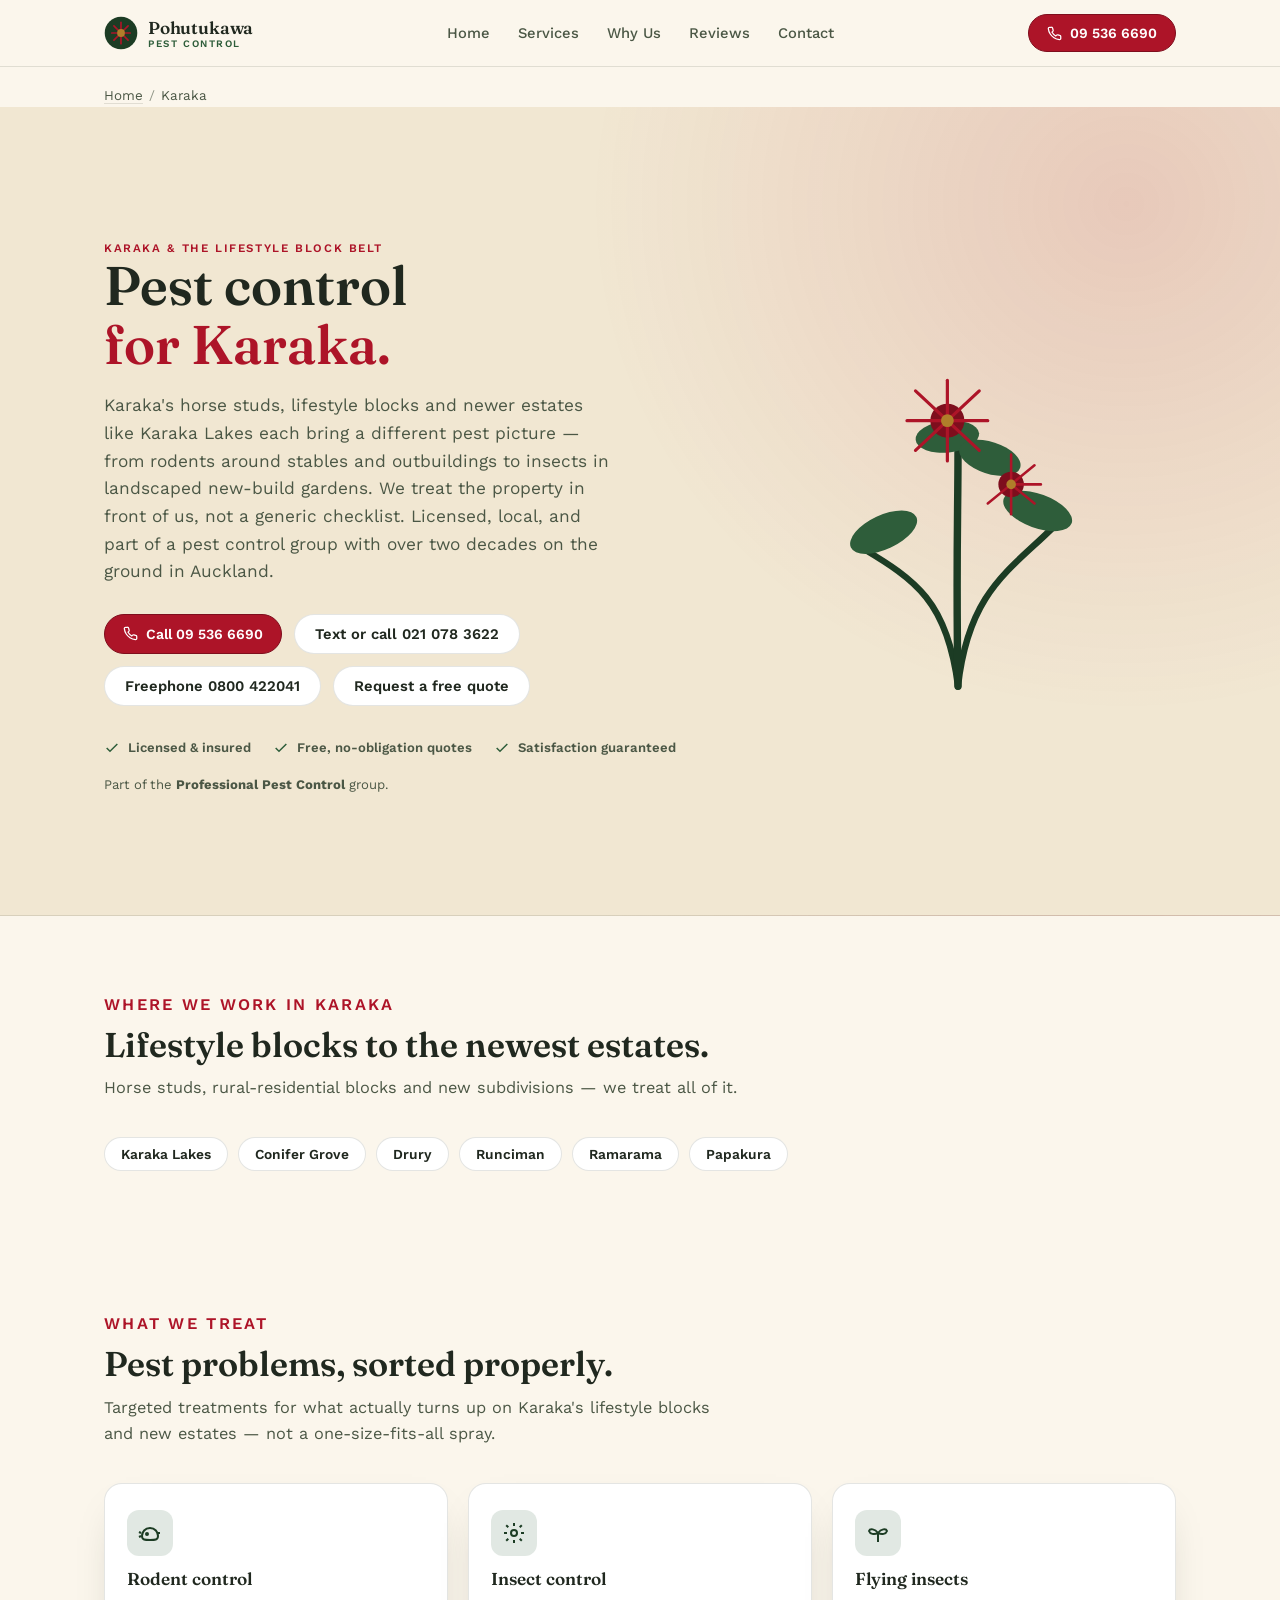
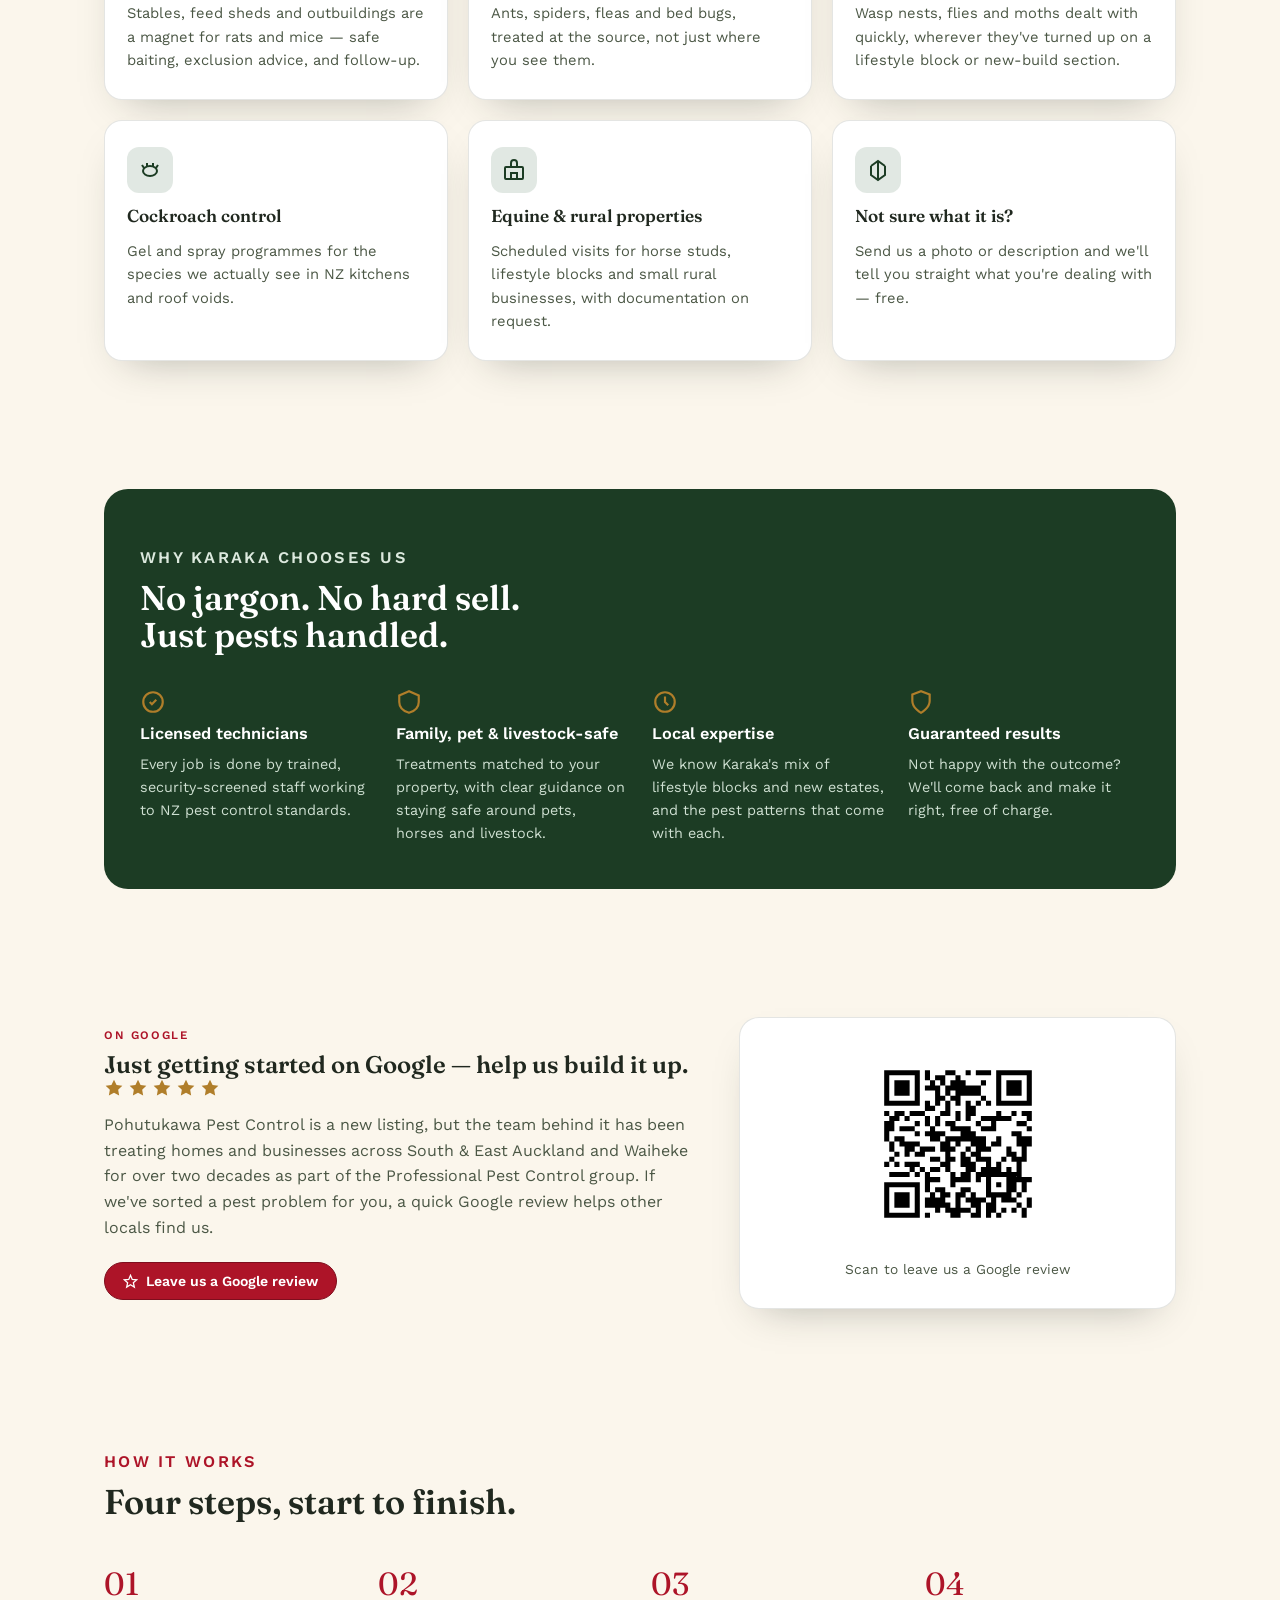
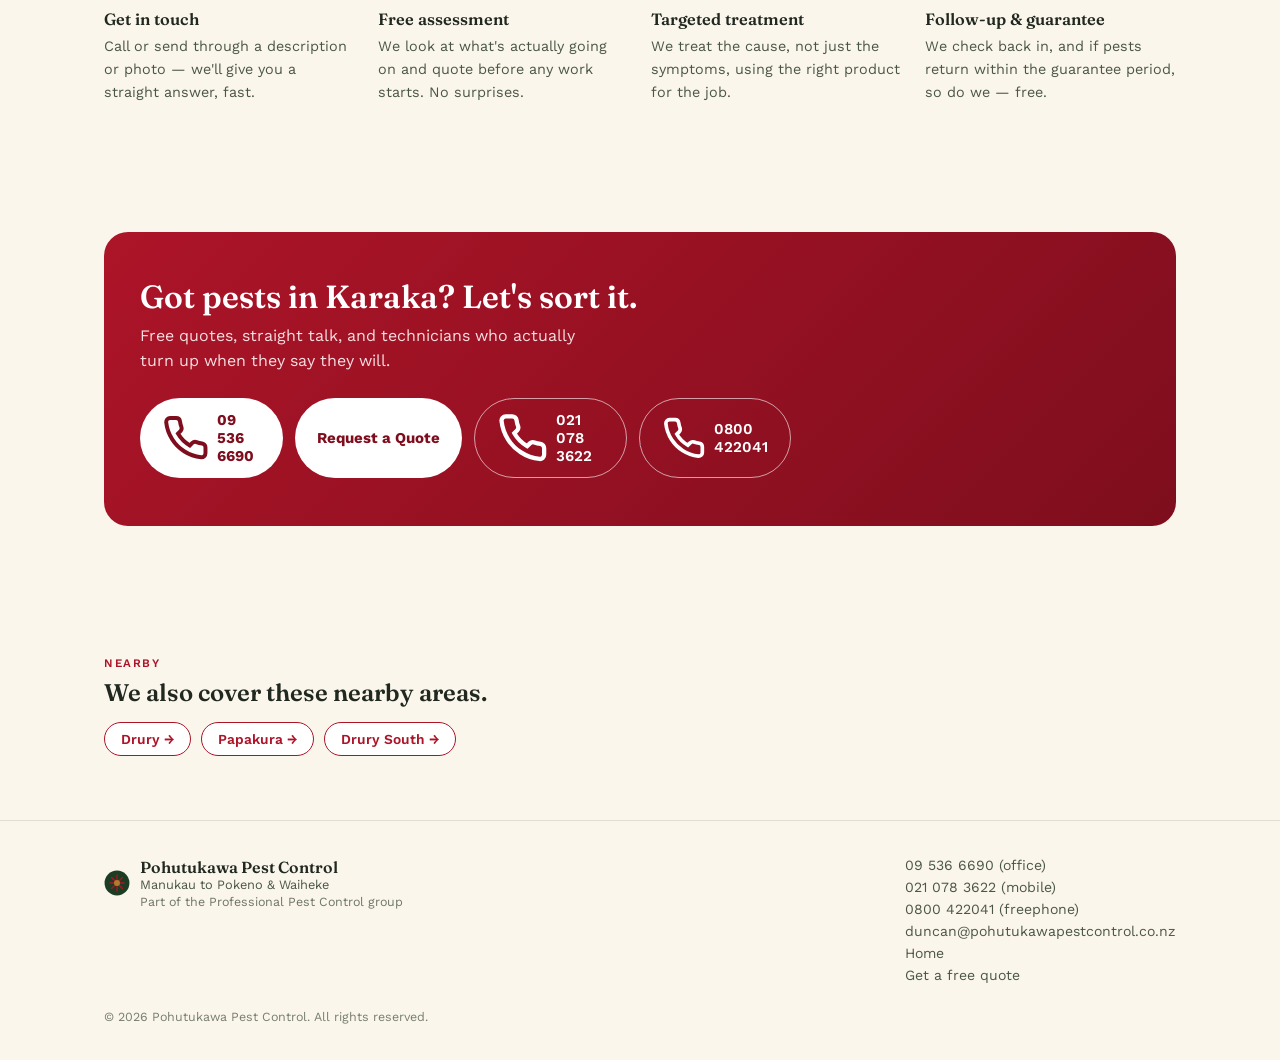
<file: karaka/index.html>
<!doctype html>
<html lang="en-NZ">
<head>
<meta charset="UTF-8">
<meta name="viewport" content="width=device-width, initial-scale=1">
<title>Pest Control Karaka | Pohutukawa Pest Control</title>
<meta name="description" content="Pest control in Karaka — lifestyle blocks, horse studs, Karaka Lakes &amp; Conifer Grove. Licensed technicians for rural-residential properties. Call 0800 422041 or 09 536 6690.">
<link rel="canonical" href="https://pohutukawapestcontrol.co.nz/karaka/">

<meta property="og:type" content="website">
<meta property="og:site_name" content="Pohutukawa Pest Control">
<meta property="og:title" content="Pest Control Karaka | Pohutukawa Pest Control">
<meta property="og:description" content="Pest control in Karaka — lifestyle blocks, horse studs, Karaka Lakes &amp; Conifer Grove. Part of the Professional Pest Control group. Call 0800 422041 or 09 536 6690.">
<meta property="og:url" content="https://pohutukawapestcontrol.co.nz/karaka/">
<meta property="og:image" content="https://pohutukawapestcontrol.co.nz/og-image.png">
<meta property="og:image:width" content="1200">
<meta property="og:image:height" content="630">
<meta property="og:locale" content="en_NZ">
<meta name="twitter:card" content="summary_large_image">
<meta name="twitter:title" content="Pest Control Karaka | Pohutukawa Pest Control">
<meta name="twitter:description" content="Pest control in Karaka — lifestyle blocks, horse studs, Karaka Lakes &amp; Conifer Grove. Part of the Professional Pest Control group.">
<meta name="twitter:image" content="https://pohutukawapestcontrol.co.nz/og-image.png">

<link rel="icon" type="image/svg+xml" href="/favicon.svg">
<link rel="apple-touch-icon" href="/apple-touch-icon.png">

<link rel="preconnect" href="https://fonts.googleapis.com">
<link rel="preconnect" href="https://fonts.gstatic.com" crossorigin>
<link href="https://fonts.googleapis.com/css2?family=Fraunces:opsz,wght@9..144,400;9..144,500;9..144,600;9..144,700&family=Work+Sans:wght@400;500;600;700&display=swap" rel="stylesheet">
<link rel="stylesheet" href="/styles.css">

<!-- Google tag (gtag.js) -->
<script async src="https://www.googletagmanager.com/gtag/js?id=G-YW7M40ZTFR"></script>
<script>
  window.dataLayer = window.dataLayer || [];
  function gtag(){dataLayer.push(arguments);}
  gtag('js', new Date());
  gtag('config', 'G-YW7M40ZTFR');
  gtag('config', 'AW-18457186600');
</script>

<script type="application/ld+json">
{
  "@context": "https://schema.org",
  "@type": "LocalBusiness",
  "@id": "https://pohutukawapestcontrol.co.nz/karaka/#business",
  "name": "Pohutukawa Pest Control — Karaka",
  "image": "https://pohutukawapestcontrol.co.nz/og-image.png",
  "url": "https://pohutukawapestcontrol.co.nz/karaka/",
  "telephone": "+64-9-536-6690",
  "priceRange": "$$",
  "description": "Licensed pest control for Karaka lifestyle blocks, horse studs and rural-residential properties. Part of the Professional Pest Control group.",
  "areaServed": [
    {"@type": "Place", "name": "Karaka"},
    {"@type": "Place", "name": "Karaka Lakes"},
    {"@type": "Place", "name": "Conifer Grove"},
    {"@type": "Place", "name": "Drury"},
    {"@type": "Place", "name": "Runciman"},
    {"@type": "Place", "name": "Ramarama"},
    {"@type": "Place", "name": "Papakura"}
  ],
  "address": {
    "@type": "PostalAddress",
    "addressRegion": "Auckland",
    "addressCountry": "NZ"
  },
  "contactPoint": [
    {"@type": "ContactPoint", "telephone": "+64-9-536-6690", "contactType": "customer service", "areaServed": "NZ"},
    {"@type": "ContactPoint", "telephone": "+64-21-078-3622", "contactType": "customer service", "areaServed": "NZ"}
  ],
  "parentOrganization": {
    "@type": "Organization",
    "name": "Professional Pest Control"
  },
  "sameAs": ["https://share.google/aUHHUY9zKEMesCu1h"]
}
</script>

<script type="application/ld+json">{"@context":"https://schema.org","@type":"BreadcrumbList","itemListElement":[{"@type":"ListItem","position":1,"name":"Home","item":"https://pohutukawapestcontrol.co.nz/"},{"@type":"ListItem","position":2,"name":"Karaka","item":"https://pohutukawapestcontrol.co.nz/karaka/"}]}</script>
</head>
<body>
<header>
  <div class="wrap nav">
    <a class="brand" href="/">
      <svg viewBox="0 0 48 48" fill="none" aria-hidden="true">
        <circle cx="24" cy="24" r="23" fill="var(--green-deep)"/>
        <g stroke="var(--crimson)" stroke-width="2.4" stroke-linecap="round">
          <line x1="24" y1="24" x2="24" y2="9"/>
          <line x1="24" y1="24" x2="34" y2="14"/>
          <line x1="24" y1="24" x2="37" y2="24"/>
          <line x1="24" y1="24" x2="34" y2="34"/>
          <line x1="24" y1="24" x2="24" y2="39"/>
          <line x1="24" y1="24" x2="14" y2="34"/>
          <line x1="24" y1="24" x2="11" y2="24"/>
          <line x1="24" y1="24" x2="14" y2="14"/>
        </g>
        <circle cx="24" cy="24" r="5.5" fill="var(--gold)"/>
      </svg>
      <span class="brand-word">Pohutukawa<span>Pest Control</span></span>
    </a>
    <nav class="links">
      <a href="/">Home</a>
      <a href="#services">Services</a>
      <a href="#why">Why Us</a>
      <a href="#reviews">Reviews</a>
      <a href="#contact">Contact</a>
    </nav>
    <a class="call-btn" href="tel:+6495366690">
      <svg viewBox="0 0 24 24" fill="none" stroke="currentColor" stroke-width="2"><path d="M22 16.92v3a2 2 0 0 1-2.18 2 19.79 19.79 0 0 1-8.63-3.07 19.5 19.5 0 0 1-6-6 19.79 19.79 0 0 1-3.07-8.67A2 2 0 0 1 4.11 2h3a2 2 0 0 1 2 1.72c.127.96.362 1.903.7 2.81a2 2 0 0 1-.45 2.11L8.09 9.91a16 16 0 0 0 6 6l1.27-1.27a2 2 0 0 1 2.11-.45c.907.338 1.85.573 2.81.7A2 2 0 0 1 22 16.92z"/></svg>
      09 536 6690
    </a>
  </div>
</header>

<main id="top">
  <p class="wrap crumb"><a href="/">Home</a><span>/</span>Karaka</p>
  <section class="hero">
    <div class="wrap hero-grid">
      <div>
        <p class="eyebrow">Karaka &amp; the lifestyle block belt</p>
        <h1>Pest control<br><em>for Karaka.</em></h1>
        <p class="lede">Karaka's horse studs, lifestyle blocks and newer estates like Karaka Lakes each bring a different pest picture — from rodents around stables and outbuildings to insects in landscaped new-build gardens. We treat the property in front of us, not a generic checklist. Licensed, local, and part of a pest control group with over two decades on the ground in Auckland.</p>
        <div class="hero-ctas">
          <a class="call-btn" href="tel:+6495366690">
            <svg viewBox="0 0 24 24" fill="none" stroke="currentColor" stroke-width="2"><path d="M22 16.92v3a2 2 0 0 1-2.18 2 19.79 19.79 0 0 1-8.63-3.07 19.5 19.5 0 0 1-6-6 19.79 19.79 0 0 1-3.07-8.67A2 2 0 0 1 4.11 2h3a2 2 0 0 1 2 1.72c.127.96.362 1.903.7 2.81a2 2 0 0 1-.45 2.11L8.09 9.91a16 16 0 0 0 6 6l1.27-1.27a2 2 0 0 1 2.11-.45c.907.338 1.85.573 2.81.7A2 2 0 0 1 22 16.92z"/></svg>
            Call 09 536 6690
          </a>
          <a class="btn-ghost" href="tel:+64210783622">Text or call 021 078 3622</a> <a class="btn-ghost" href="tel:+64800422041">Freephone 0800 422041</a> <a class="btn-ghost" href="/book/">Request a free quote</a>
        </div>
        <div class="badges">
          <span class="badge"><svg viewBox="0 0 24 24" fill="none" stroke="currentColor" stroke-width="2.2"><path d="M20 6 9 17l-5-5"/></svg>Licensed &amp; insured</span>
          <span class="badge"><svg viewBox="0 0 24 24" fill="none" stroke="currentColor" stroke-width="2.2"><path d="M20 6 9 17l-5-5"/></svg>Free, no-obligation quotes</span>
          <span class="badge"><svg viewBox="0 0 24 24" fill="none" stroke="currentColor" stroke-width="2.2"><path d="M20 6 9 17l-5-5"/></svg>Satisfaction guaranteed</span>
        </div>
        <p style="margin-top:18px;font-size:0.82rem;color:var(--ink-soft);">Part of the <strong>Professional Pest Control</strong> group.</p>
      </div>
      <div class="hero-art">
        <svg viewBox="0 0 320 360" fill="none" aria-hidden="true">
          <path d="M160 340 C150 260 120 240 70 210" stroke="var(--green-deep)" stroke-width="6" stroke-linecap="round"/>
          <path d="M160 340 C170 250 210 230 250 190" stroke="var(--green-deep)" stroke-width="6" stroke-linecap="round"/>
          <path d="M160 340 C158 230 160 180 160 120" stroke="var(--green-deep)" stroke-width="7" stroke-linecap="round"/>
          <g>
            <ellipse cx="90" cy="195" rx="34" ry="16" fill="var(--green)" transform="rotate(-25 90 195)"/>
            <ellipse cx="235" cy="175" rx="34" ry="16" fill="var(--green)" transform="rotate(20 235 175)"/>
            <ellipse cx="150" cy="105" rx="30" ry="15" fill="var(--green)" transform="rotate(-6 150 105)"/>
            <ellipse cx="190" cy="125" rx="30" ry="15" fill="var(--green)" transform="rotate(18 190 125)"/>
          </g>
          <g>
            <circle cx="150" cy="90" r="16" fill="var(--crimson-deep)"/>
            <g stroke="var(--crimson)" stroke-width="3" stroke-linecap="round">
              <line x1="150" y1="90" x2="150" y2="52"/>
              <line x1="150" y1="90" x2="180" y2="62"/>
              <line x1="150" y1="90" x2="188" y2="90"/>
              <line x1="150" y1="90" x2="180" y2="118"/>
              <line x1="150" y1="90" x2="150" y2="128"/>
              <line x1="150" y1="90" x2="120" y2="118"/>
              <line x1="150" y1="90" x2="112" y2="90"/>
              <line x1="150" y1="90" x2="120" y2="62"/>
            </g>
            <circle cx="150" cy="90" r="6" fill="var(--gold)"/>
          </g>
          <g>
            <circle cx="210" cy="150" r="12" fill="var(--crimson-deep)"/>
            <g stroke="var(--crimson)" stroke-width="2.4" stroke-linecap="round">
              <line x1="210" y1="150" x2="210" y2="122"/>
              <line x1="210" y1="150" x2="232" y2="132"/>
              <line x1="210" y1="150" x2="238" y2="150"/>
              <line x1="210" y1="150" x2="232" y2="168"/>
              <line x1="210" y1="150" x2="210" y2="178"/>
              <line x1="210" y1="150" x2="188" y2="168"/>
            </g>
            <circle cx="210" cy="150" r="4.5" fill="var(--gold)"/>
          </g>
        </svg>
      </div>
    </div>
  </section>

  <section id="areas">
    <div class="wrap">
      <div class="section-head">
        <p class="eyebrow">Where We Work In Karaka</p>
        <h2>Lifestyle blocks to the newest estates.</h2>
        <p>Horse studs, rural-residential blocks and new subdivisions — we treat all of it.</p>
      </div>
      <div class="suburb-list">
        <span class="pill">Karaka Lakes</span>
        <span class="pill">Conifer Grove</span>
        <span class="pill">Drury</span>
        <span class="pill">Runciman</span>
        <span class="pill">Ramarama</span>
        <span class="pill">Papakura</span>
      </div>
    </div>
  </section>

  <section id="services">
    <div class="wrap">
      <div class="section-head">
        <p class="eyebrow">What We Treat</p>
        <h2>Pest problems, sorted properly.</h2>
        <p>Targeted treatments for what actually turns up on Karaka's lifestyle blocks and new estates — not a one-size-fits-all spray.</p>
      </div>
      <div class="services-grid">
        <div class="svc-card">
          <div class="svc-icon"><svg viewBox="0 0 24 24" fill="none" stroke="currentColor" stroke-width="2"><path d="M4 15c0-4 3-8 8-8s8 4 8 8-3 4-8 4-8 0-8-4Z"/><circle cx="9" cy="13" r="1"/><path d="M20 12h2M3 15l-2 1M3 12l-2-1"/></svg></div>
          <h3>Rodent control</h3>
          <p>Stables, feed sheds and outbuildings are a magnet for rats and mice — safe baiting, exclusion advice, and follow-up.</p>
        </div>
        <div class="svc-card">
          <div class="svc-icon"><svg viewBox="0 0 24 24" fill="none" stroke="currentColor" stroke-width="2"><circle cx="12" cy="12" r="3"/><path d="M12 2v3M12 19v3M4.2 4.2l2.1 2.1M17.7 17.7l2.1 2.1M2 12h3M19 12h3M4.2 19.8l2.1-2.1M17.7 6.3l2.1-2.1"/></svg></div>
          <h3>Insect control</h3>
          <p>Ants, spiders, fleas and bed bugs, treated at the source, not just where you see them.</p>
        </div>
        <div class="svc-card">
          <div class="svc-icon"><svg viewBox="0 0 24 24" fill="none" stroke="currentColor" stroke-width="2"><path d="M12 12c3-4 8-5 9-2-1 3-5 4-9 2Zm0 0c-3-4-8-5-9-2 1 3 5 4 9 2Z"/><path d="M12 12v9"/></svg></div>
          <h3>Flying insects</h3>
          <p>Wasp nests, flies and moths dealt with quickly, wherever they've turned up on a lifestyle block or new-build section.</p>
        </div>
        <div class="svc-card">
          <div class="svc-icon"><svg viewBox="0 0 24 24" fill="none" stroke="currentColor" stroke-width="2"><ellipse cx="12" cy="13" rx="7" ry="5"/><path d="M6 10 4 7M18 10l2-3M9 8V5M15 8V5"/></svg></div>
          <h3>Cockroach control</h3>
          <p>Gel and spray programmes for the species we actually see in NZ kitchens and roof voids.</p>
        </div>
        <div class="svc-card">
          <div class="svc-icon"><svg viewBox="0 0 24 24" fill="none" stroke="currentColor" stroke-width="2"><rect x="3" y="9" width="18" height="12" rx="1"/><path d="M9 21v-6h6v6M9 9V5a3 3 0 0 1 6 0v4"/></svg></div>
          <h3>Equine &amp; rural properties</h3>
          <p>Scheduled visits for horse studs, lifestyle blocks and small rural businesses, with documentation on request.</p>
        </div>
        <div class="svc-card">
          <div class="svc-icon"><svg viewBox="0 0 24 24" fill="none" stroke="currentColor" stroke-width="2"><path d="M12 3v18M5 8l7-5 7 5M5 8v9l7 5 7-5V8"/></svg></div>
          <h3>Not sure what it is?</h3>
          <p>Send us a photo or description and we'll tell you straight what you're dealing with — free.</p>
        </div>
      </div>
    </div>
  </section>

  <section id="why">
    <div class="wrap">
      <div class="why-band">
        <div class="section-head">
          <p class="eyebrow">Why Karaka Chooses Us</p>
          <h2>No jargon. No hard sell. Just pests handled.</h2>
        </div>
        <div class="why-grid">
          <div class="why-item">
            <svg viewBox="0 0 24 24" fill="none" stroke="currentColor" stroke-width="2"><path d="m9 12 2 2 4-4"/><circle cx="12" cy="12" r="9"/></svg>
            <h3>Licensed technicians</h3>
            <p>Every job is done by trained, security-screened staff working to NZ pest control standards.</p>
          </div>
          <div class="why-item">
            <svg viewBox="0 0 24 24" fill="none" stroke="currentColor" stroke-width="2"><path d="M12 2 3 6v6c0 5 4 8.5 9 10 5-1.5 9-5 9-10V6l-9-4Z"/></svg>
            <h3>Family, pet &amp; livestock-safe</h3>
            <p>Treatments matched to your property, with clear guidance on staying safe around pets, horses and livestock.</p>
          </div>
          <div class="why-item">
            <svg viewBox="0 0 24 24" fill="none" stroke="currentColor" stroke-width="2"><circle cx="12" cy="12" r="9"/><path d="M12 7v5l3 3"/></svg>
            <h3>Local expertise</h3>
            <p>We know Karaka's mix of lifestyle blocks and new estates, and the pest patterns that come with each.</p>
          </div>
          <div class="why-item">
            <svg viewBox="0 0 24 24" fill="none" stroke="currentColor" stroke-width="2"><path d="M12 22s8-4.5 8-11V5l-8-3-8 3v6c0 6.5 8 11 8 11Z"/></svg>
            <h3>Guaranteed results</h3>
            <p>Not happy with the outcome? We'll come back and make it right, free of charge.</p>
          </div>
        </div>
      </div>
    </div>
  </section>

  <section id="reviews">
    <div class="wrap reviews-grid">
      <div>
        <p class="eyebrow">On Google</p>
        <h2 style="margin-top:8px;">Just getting started on Google — help us build it up.</h2>
        <div class="stars" aria-hidden="true">
          <svg viewBox="0 0 24 24" fill="currentColor"><path d="M12 2l3.09 6.26L22 9.27l-5 4.87 1.18 6.88L12 17.77l-6.18 3.25L7 14.14 2 9.27l6.91-1.01L12 2z"/></svg>
          <svg viewBox="0 0 24 24" fill="currentColor"><path d="M12 2l3.09 6.26L22 9.27l-5 4.87 1.18 6.88L12 17.77l-6.18 3.25L7 14.14 2 9.27l6.91-1.01L12 2z"/></svg>
          <svg viewBox="0 0 24 24" fill="currentColor"><path d="M12 2l3.09 6.26L22 9.27l-5 4.87 1.18 6.88L12 17.77l-6.18 3.25L7 14.14 2 9.27l6.91-1.01L12 2z"/></svg>
          <svg viewBox="0 0 24 24" fill="currentColor"><path d="M12 2l3.09 6.26L22 9.27l-5 4.87 1.18 6.88L12 17.77l-6.18 3.25L7 14.14 2 9.27l6.91-1.01L12 2z"/></svg>
          <svg viewBox="0 0 24 24" fill="currentColor"><path d="M12 2l3.09 6.26L22 9.27l-5 4.87 1.18 6.88L12 17.77l-6.18 3.25L7 14.14 2 9.27l6.91-1.01L12 2z"/></svg>
        </div>
        <p>Pohutukawa Pest Control is a new listing, but the team behind it has been treating homes and businesses across South &amp; East Auckland and Waiheke for over two decades as part of the Professional Pest Control group. If we've sorted a pest problem for you, a quick Google review helps other locals find us.</p>
        <a class="call-btn" style="margin-top:22px;" href="https://g.page/r/CVelAb06vVBvEBM/review" target="_blank" rel="noopener">
          <svg viewBox="0 0 24 24" fill="none" stroke="currentColor" stroke-width="2"><path d="M12 17.27 18.18 21l-1.64-7.03L22 9.24l-7.19-.61L12 2 9.19 8.63 2 9.24l5.46 4.73L5.82 21z"/></svg>
          Leave us a Google review
        </a>
      </div>
      <div class="qr-card">
        <div class="qr-wrap">
          <svg viewBox="0 0 33 33" xmlns="http://www.w3.org/2000/svg"><rect width="33" height="33" fill="#fff"/><path d="M2,2H3V3H2zM3,2H4V3H3zM4,2H5V3H4zM5,2H6V3H5zM6,2H7V3H6zM7,2H8V3H7zM8,2H9V3H8zM10,2H11V3H10zM14,2H15V3H14zM15,2H16V3H15zM18,2H19V3H18zM20,2H21V3H20zM21,2H22V3H21zM22,2H23V3H22zM24,2H25V3H24zM25,2H26V3H25zM26,2H27V3H26zM27,2H28V3H27zM28,2H29V3H28zM29,2H30V3H29zM30,2H31V3H30zM2,3H3V4H2zM8,3H9V4H8zM10,3H11V4H10zM12,3H13V4H12zM13,3H14V4H13zM16,3H17V4H16zM24,3H25V4H24zM30,3H31V4H30zM2,4H3V5H2zM4,4H5V5H4zM5,4H6V5H5zM6,4H7V5H6zM8,4H9V5H8zM11,4H12V5H11zM13,4H14V5H13zM15,4H16V5H15zM16,4H17V5H16zM17,4H18V5H17zM21,4H22V5H21zM24,4H25V5H24zM26,4H27V5H26zM27,4H28V5H27zM28,4H29V5H28zM30,4H31V5H30zM2,5H3V6H2zM4,5H5V6H4zM5,5H6V6H5zM6,5H7V6H6zM8,5H9V6H8zM10,5H11V6H10zM11,5H12V6H11zM12,5H13V6H12zM14,5H15V6H14zM15,5H16V6H15zM16,5H17V6H16zM17,5H18V6H17zM18,5H19V6H18zM19,5H20V6H19zM20,5H21V6H20zM24,5H25V6H24zM26,5H27V6H26zM27,5H28V6H27zM28,5H29V6H28zM30,5H31V6H30zM2,6H3V7H2zM4,6H5V7H4zM5,6H6V7H5zM6,6H7V7H6zM8,6H9V7H8zM12,6H13V7H12zM14,6H15V7H14zM16,6H17V7H16zM17,6H18V7H17zM18,6H19V7H18zM19,6H20V7H19zM20,6H21V7H20zM24,6H25V7H24zM26,6H27V7H26zM27,6H28V7H27zM28,6H29V7H28zM30,6H31V7H30zM2,7H3V8H2zM8,7H9V8H8zM12,7H13V8H12zM13,7H14V8H13zM15,7H16V8H15zM16,7H17V8H16zM21,7H22V8H21zM24,7H25V8H24zM30,7H31V8H30zM2,8H3V9H2zM3,8H4V9H3zM4,8H5V9H4zM5,8H6V9H5zM6,8H7V9H6zM7,8H8V9H7zM8,8H9V9H8zM10,8H11V9H10zM12,8H13V9H12zM14,8H15V9H14zM16,8H17V9H16zM18,8H19V9H18zM20,8H21V9H20zM22,8H23V9H22zM24,8H25V9H24zM25,8H26V9H25zM26,8H27V9H26zM27,8H28V9H27zM28,8H29V9H28zM29,8H30V9H29zM30,8H31V9H30zM10,9H11V10H10zM11,9H12V10H11zM14,9H15V10H14zM18,9H19V10H18zM19,9H20V10H19zM2,10H3V11H2zM4,10H5V11H4zM5,10H6V11H5zM7,10H8V11H7zM8,10H9V11H8zM9,10H10V11H9zM13,10H14V11H13zM14,10H15V11H14zM16,10H17V11H16zM18,10H19V11H18zM19,10H20V11H19zM24,10H25V11H24zM27,10H28V11H27zM29,10H30V11H29zM30,10H31V11H30zM3,11H4V12H3zM4,11H5V12H4zM6,11H7V12H6zM10,11H11V12H10zM12,11H13V12H12zM16,11H17V12H16zM18,11H19V12H18zM21,11H22V12H21zM22,11H23V12H22zM23,11H24V12H23zM24,11H25V12H24zM25,11H26V12H25zM26,11H27V12H26zM30,11H31V12H30zM2,12H3V13H2zM3,12H4V13H3zM8,12H9V13H8zM10,12H11V13H10zM12,12H13V13H12zM14,12H15V13H14zM15,12H16V13H15zM20,12H21V13H20zM23,12H24V13H23zM28,12H29V13H28zM29,12H30V13H29zM2,13H3V14H2zM3,13H4V14H3zM5,13H6V14H5zM6,13H7V14H6zM7,13H8V14H7zM11,13H12V14H11zM15,13H16V14H15zM16,13H17V14H16zM17,13H18V14H17zM18,13H19V14H18zM21,13H22V14H21zM22,13H23V14H22zM23,13H24V14H23zM30,13H31V14H30zM2,14H3V15H2zM8,14H9V15H8zM10,14H11V15H10zM11,14H12V15H11zM12,14H13V15H12zM13,14H14V15H13zM17,14H18V15H17zM18,14H19V15H18zM19,14H20V15H19zM27,14H28V15H27zM28,14H29V15H28zM2,15H3V16H2zM4,15H5V16H4zM5,15H6V16H5zM11,15H12V16H11zM12,15H13V16H12zM14,15H15V16H14zM15,15H16V16H15zM16,15H17V16H16zM17,15H18V16H17zM18,15H19V16H18zM19,15H20V16H19zM20,15H21V16H20zM21,15H22V16H21zM24,15H25V16H24zM28,15H29V16H28zM29,15H30V16H29zM30,15H31V16H30zM3,16H4V17H3zM5,16H6V17H5zM6,16H7V17H6zM7,16H8V17H7zM8,16H9V17H8zM13,16H14V17H13zM14,16H15V17H14zM16,16H17V17H16zM19,16H20V17H19zM20,16H21V17H20zM21,16H22V17H21zM23,16H24V17H23zM24,16H25V17H24zM28,16H29V17H28zM29,16H30V17H29zM30,16H31V17H30zM3,17H4V18H3zM6,17H7V18H6zM7,17H8V18H7zM9,17H10V18H9zM10,17H11V18H10zM11,17H12V18H11zM13,17H14V18H13zM14,17H15V18H14zM15,17H16V18H15zM18,17H19V18H18zM20,17H21V18H20zM21,17H22V18H21zM22,17H23V18H22zM26,17H27V18H26zM29,17H30V18H29zM4,18H5V19H4zM6,18H7V19H6zM8,18H9V19H8zM9,18H10V19H9zM14,18H15V19H14zM17,18H18V19H17zM19,18H20V19H19zM20,18H21V19H20zM26,18H27V19H26zM27,18H28V19H27zM29,18H30V19H29zM3,19H4V20H3zM11,19H12V20H11zM12,19H13V20H12zM14,19H15V20H14zM15,19H16V20H15zM17,19H18V20H17zM18,19H19V20H18zM20,19H21V20H20zM21,19H22V20H21zM22,19H23V20H22zM25,19H26V20H25zM27,19H28V20H27zM28,19H29V20H28zM29,19H30V20H29zM2,20H3V21H2zM4,20H5V21H4zM6,20H7V21H6zM7,20H8V21H7zM8,20H9V21H8zM13,20H14V21H13zM14,20H15V21H14zM17,20H18V21H17zM18,20H19V21H18zM19,20H20V21H19zM22,20H23V21H22zM24,20H25V21H24zM28,20H29V21H28zM7,21H8V22H7zM9,21H10V22H9zM11,21H12V22H11zM12,21H13V22H12zM14,21H15V22H14zM18,21H19V22H18zM19,21H20V22H19zM21,21H22V22H21zM22,21H23V22H22zM23,21H24V22H23zM24,21H25V22H24zM26,21H27V22H26zM28,21H29V22H28zM3,22H4V23H3zM4,22H5V23H4zM5,22H6V23H5zM6,22H7V23H6zM8,22H9V23H8zM10,22H11V23H10zM15,22H16V23H15zM17,22H18V23H17zM18,22H19V23H18zM20,22H21V23H20zM21,22H22V23H21zM22,22H23V23H22zM23,22H24V23H23zM24,22H25V23H24zM25,22H26V23H25zM26,22H27V23H26zM27,22H28V23H27zM28,22H29V23H28zM10,23H11V24H10zM11,23H12V24H11zM12,23H13V24H12zM15,23H16V24H15zM16,23H17V24H16zM17,23H18V24H17zM18,23H19V24H18zM20,23H21V24H20zM22,23H23V24H22zM26,23H27V24H26zM27,23H28V24H27zM28,23H29V24H28zM29,23H30V24H29zM30,23H31V24H30zM2,24H3V25H2zM3,24H4V25H3zM4,24H5V25H4zM5,24H6V25H5zM6,24H7V25H6zM7,24H8V25H7zM8,24H9V25H8zM10,24H11V25H10zM15,24H16V25H15zM22,24H23V25H22zM24,24H25V25H24zM26,24H27V25H26zM27,24H28V25H27zM29,24H30V25H29zM2,25H3V26H2zM8,25H9V26H8zM10,25H11V26H10zM12,25H13V26H12zM13,25H14V26H13zM17,25H18V26H17zM18,25H19V26H18zM22,25H23V26H22zM26,25H27V26H26zM27,25H28V26H27zM29,25H30V26H29zM2,26H3V27H2zM4,26H5V27H4zM5,26H6V27H5zM6,26H7V27H6zM8,26H9V27H8zM11,26H12V27H11zM13,26H14V27H13zM14,26H15V27H14zM16,26H17V27H16zM17,26H18V27H17zM19,26H20V27H19zM22,26H23V27H22zM23,26H24V27H23zM24,26H25V27H24zM25,26H26V27H25zM26,26H27V27H26zM28,26H29V27H28zM2,27H3V28H2zM4,27H5V28H4zM5,27H6V28H5zM6,27H7V28H6zM8,27H9V28H8zM10,27H11V28H10zM11,27H12V28H11zM12,27H13V28H12zM13,27H14V28H13zM16,27H17V28H16zM18,27H19V28H18zM19,27H20V28H19zM20,27H21V28H20zM21,27H22V28H21zM23,27H24V28H23zM25,27H26V28H25zM26,27H27V28H26zM27,27H28V28H27zM30,27H31V28H30zM2,28H3V29H2zM4,28H5V29H4zM5,28H6V29H5zM6,28H7V29H6zM8,28H9V29H8zM10,28H11V29H10zM11,28H12V29H11zM12,28H13V29H12zM13,28H14V29H13zM14,28H15V29H14zM16,28H17V29H16zM19,28H20V29H19zM20,28H21V29H20zM22,28H23V29H22zM23,28H24V29H23zM28,28H29V29H28zM30,28H31V29H30zM2,29H3V30H2zM8,29H9V30H8zM12,29H13V30H12zM14,29H15V30H14zM15,29H16V30H15zM16,29H17V30H16zM17,29H18V30H17zM18,29H19V30H18zM20,29H21V30H20zM22,29H23V30H22zM23,29H24V30H23zM25,29H26V30H25zM27,29H28V30H27zM29,29H30V30H29zM2,30H3V31H2zM3,30H4V31H3zM4,30H5V31H4zM5,30H6V31H5zM6,30H7V31H6zM7,30H8V31H7zM8,30H9V31H8zM10,30H11V31H10zM15,30H16V31H15zM16,30H17V31H16zM19,30H20V31H19zM20,30H21V31H20zM22,30H23V31H22zM24,30H25V31H24zM29,30H30V31H29z" fill="#000"/></svg>
        </div>
        <p>Scan to leave us a Google review</p>
      </div>
    </div>
  </section>

  <section id="process">
    <div class="wrap">
      <div class="section-head">
        <p class="eyebrow">How It Works</p>
        <h2>Four steps, start to finish.</h2>
      </div>
      <div class="process-grid">
        <div class="step"><span class="step-num">01</span><h3>Get in touch</h3><p>Call or send through a description or photo — we'll give you a straight answer, fast.</p></div>
        <div class="step"><span class="step-num">02</span><h3>Free assessment</h3><p>We look at what's actually going on and quote before any work starts. No surprises.</p></div>
        <div class="step"><span class="step-num">03</span><h3>Targeted treatment</h3><p>We treat the cause, not just the symptoms, using the right product for the job.</p></div>
        <div class="step"><span class="step-num">04</span><h3>Follow-up &amp; guarantee</h3><p>We check back in, and if pests return within the guarantee period, so do we — free.</p></div>
      </div>
    </div>
  </section>

  <section id="contact">
    <div class="wrap">
      <div class="cta-band">
        <div>
          <h2>Got pests in Karaka? Let's sort it.</h2>
          <p>Free quotes, straight talk, and technicians who actually turn up when they say they will.</p>
        </div>
        <div class="cta-actions">
          <a class="btn-solid" href="tel:+6495366690">
            <svg viewBox="0 0 24 24" fill="none" stroke="currentColor" stroke-width="2"><path d="M22 16.92v3a2 2 0 0 1-2.18 2 19.79 19.79 0 0 1-8.63-3.07 19.5 19.5 0 0 1-6-6 19.79 19.79 0 0 1-3.07-8.67A2 2 0 0 1 4.11 2h3a2 2 0 0 1 2 1.72c.127.96.362 1.903.7 2.81a2 2 0 0 1-.45 2.11L8.09 9.91a16 16 0 0 0 6 6l1.27-1.27a2 2 0 0 1 2.11-.45c.907.338 1.85.573 2.81.7A2 2 0 0 1 22 16.92z"/></svg>
            09 536 6690
          </a>
          <a class="btn-solid" href="/book/">Request a Quote</a> <a class="btn-outline" href="tel:+64210783622">
            <svg viewBox="0 0 24 24" fill="none" stroke="currentColor" stroke-width="2"><path d="M22 16.92v3a2 2 0 0 1-2.18 2 19.79 19.79 0 0 1-8.63-3.07 19.5 19.5 0 0 1-6-6 19.79 19.79 0 0 1-3.07-8.67A2 2 0 0 1 4.11 2h3a2 2 0 0 1 2 1.72c.127.96.362 1.903.7 2.81a2 2 0 0 1-.45 2.11L8.09 9.91a16 16 0 0 0 6 6l1.27-1.27a2 2 0 0 1 2.11-.45c.907.338 1.85.573 2.81.7A2 2 0 0 1 22 16.92z"/></svg>
            021 078 3622
          </a>
          <a class="btn-outline" href="tel:+64800422041">
            <svg viewBox="0 0 24 24" fill="none" stroke="currentColor" stroke-width="2"><path d="M22 16.92v3a2 2 0 0 1-2.18 2 19.79 19.79 0 0 1-8.63-3.07 19.5 19.5 0 0 1-6-6 19.79 19.79 0 0 1-3.07-8.67A2 2 0 0 1 4.11 2h3a2 2 0 0 1 2 1.72c.127.96.362 1.903.7 2.81a2 2 0 0 1-.45 2.11L8.09 9.91a16 16 0 0 0 6 6l1.27-1.27a2 2 0 0 1 2.11-.45c.907.338 1.85.573 2.81.7A2 2 0 0 1 22 16.92z"/></svg>
            0800 422041
          </a>
        </div>
      </div>
    </div>
  </section>
</main>

<section id="nearby">
  <div class="wrap">
    <p class="eyebrow">Nearby</p>
    <h2 style="margin-top:8px;">We also cover these nearby areas.</h2>
    <div class="suburb-list" style="margin-top:16px;">
      <a class="pill pill-link" href="/drury/">Drury →</a>
      <a class="pill pill-link" href="/papakura/">Papakura →</a>
      <a class="pill pill-link" href="/drury-south/">Drury South →</a>
    </div>
  </div>
</section>

<footer>
  <div class="wrap foot-grid">
    <div class="foot-brand">
      <svg viewBox="0 0 48 48" fill="none" aria-hidden="true">
        <circle cx="24" cy="24" r="23" fill="var(--green-deep)"/>
        <g stroke="var(--crimson)" stroke-width="2.4" stroke-linecap="round">
          <line x1="24" y1="24" x2="24" y2="9"/><line x1="24" y1="24" x2="34" y2="14"/>
          <line x1="24" y1="24" x2="37" y2="24"/><line x1="24" y1="24" x2="34" y2="34"/>
          <line x1="24" y1="24" x2="24" y2="39"/><line x1="24" y1="24" x2="14" y2="34"/>
          <line x1="24" y1="24" x2="11" y2="24"/><line x1="24" y1="24" x2="14" y2="14"/>
        </g>
        <circle cx="24" cy="24" r="5.5" fill="var(--gold)"/>
      </svg>
      <div>
        <div style="font-family:'Fraunces',serif;font-weight:600;">Pohutukawa Pest Control</div>
        <div style="font-size:0.8rem;color:var(--ink-soft);">Manukau to Pokeno &amp; Waiheke</div>
        <div style="font-size:0.78rem;color:var(--ink-soft);opacity:0.8;margin-top:2px;">Part of the Professional Pest Control group</div>
      </div>
    </div>
    <div class="foot-links">
      <a href="tel:+6495366690">09 536 6690 (office)</a>
      <a href="tel:+64210783622">021 078 3622 (mobile)</a>
      <a href="tel:+64800422041">0800 422041 (freephone)</a>
      <a href="mailto:duncan@pohutukawapestcontrol.co.nz">duncan@pohutukawapestcontrol.co.nz</a>
      <a href="/">Home</a>
      <a href="/book/">Get a free quote</a>
    </div>
  </div>
  <div class="wrap fine">© <span id="yr"></span> Pohutukawa Pest Control. All rights reserved.</div>
</footer>

<script>
  try{ document.getElementById('yr').textContent = new Date().getFullYear(); }catch(e){}
</script>

</body>
</html>
</file>
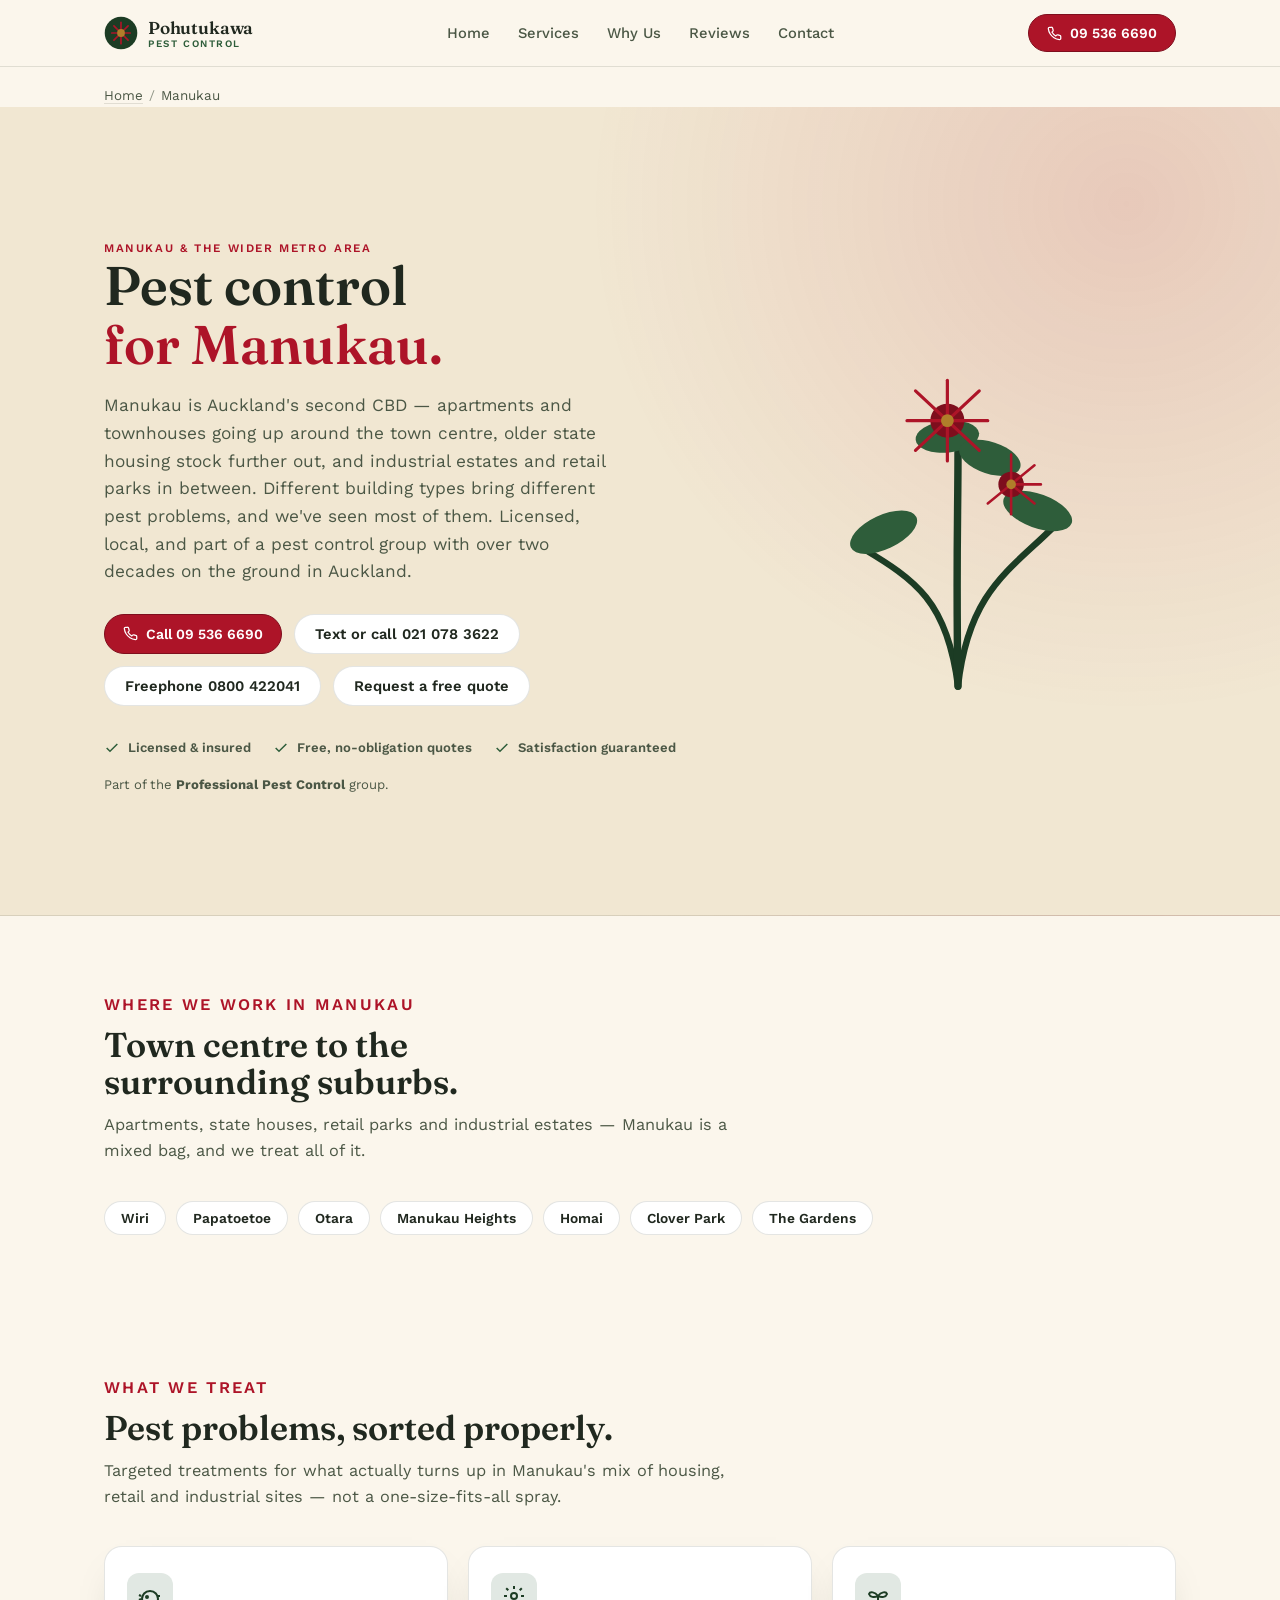
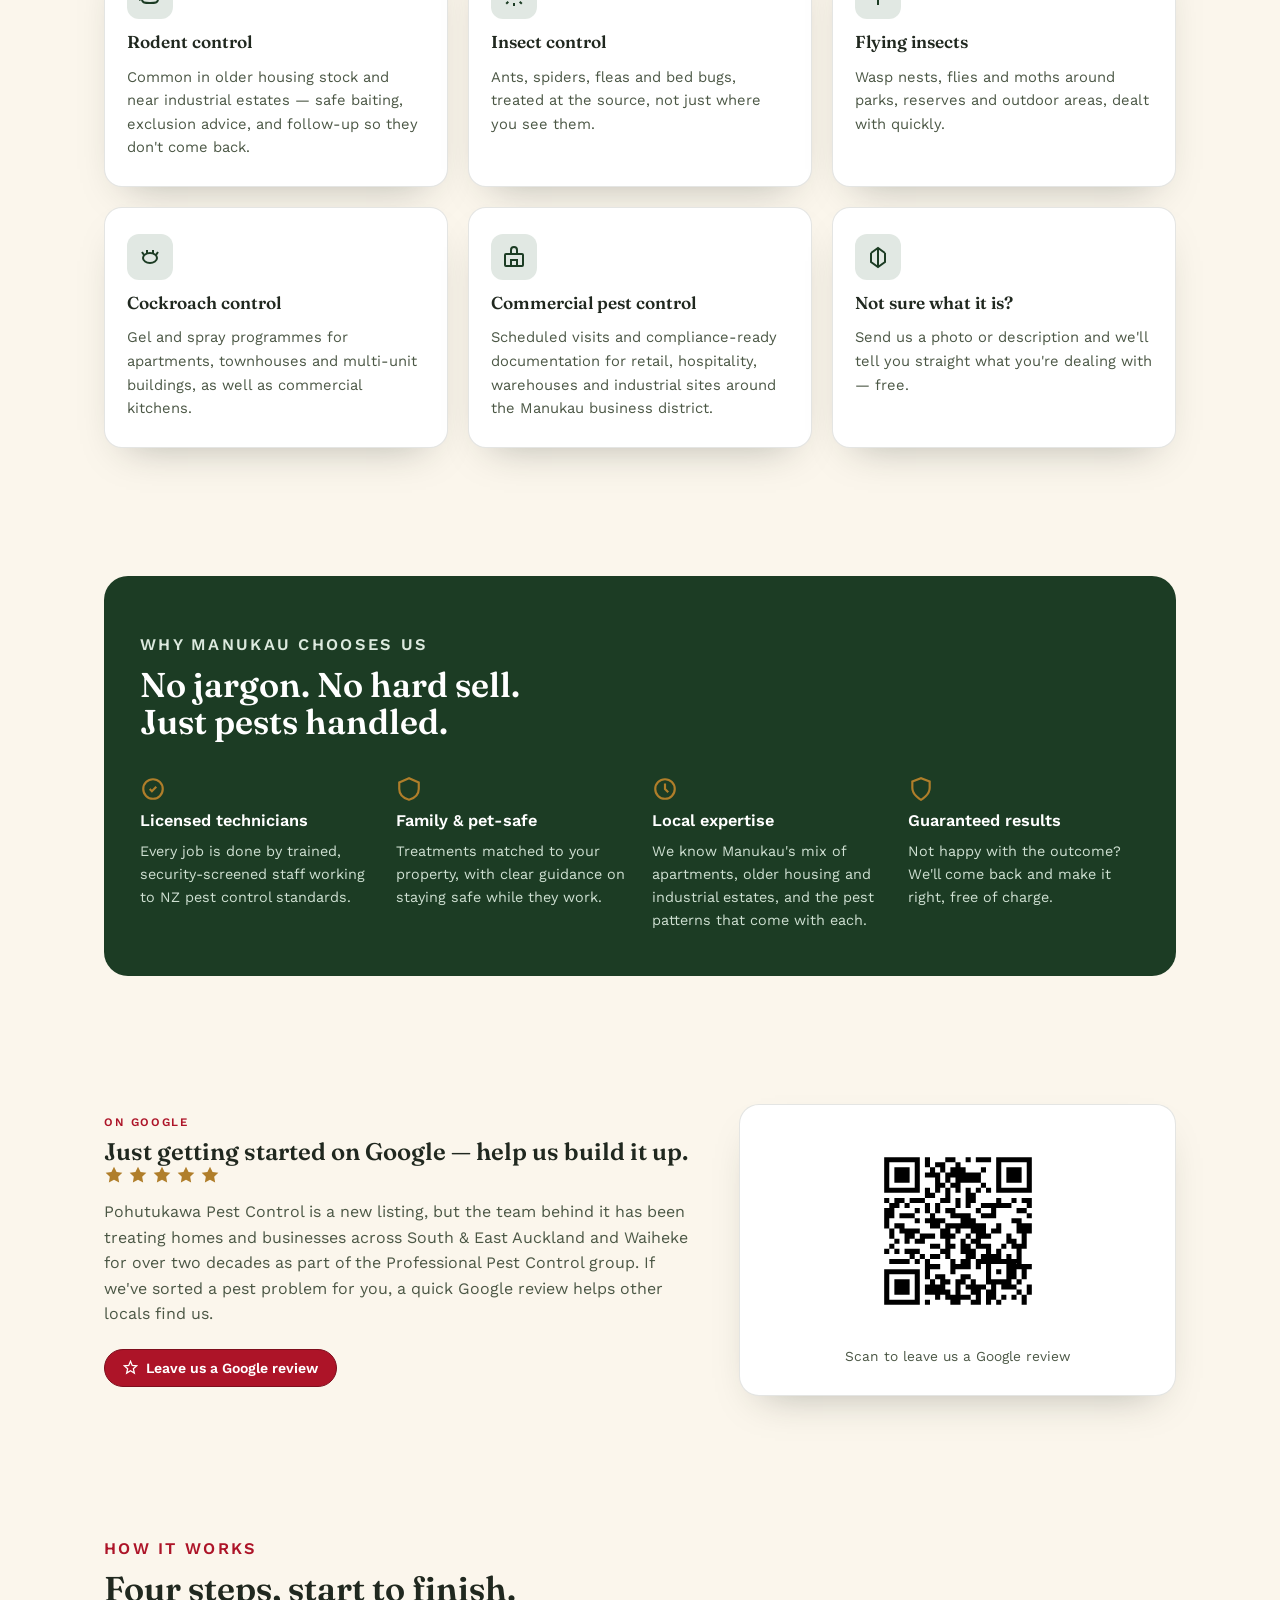
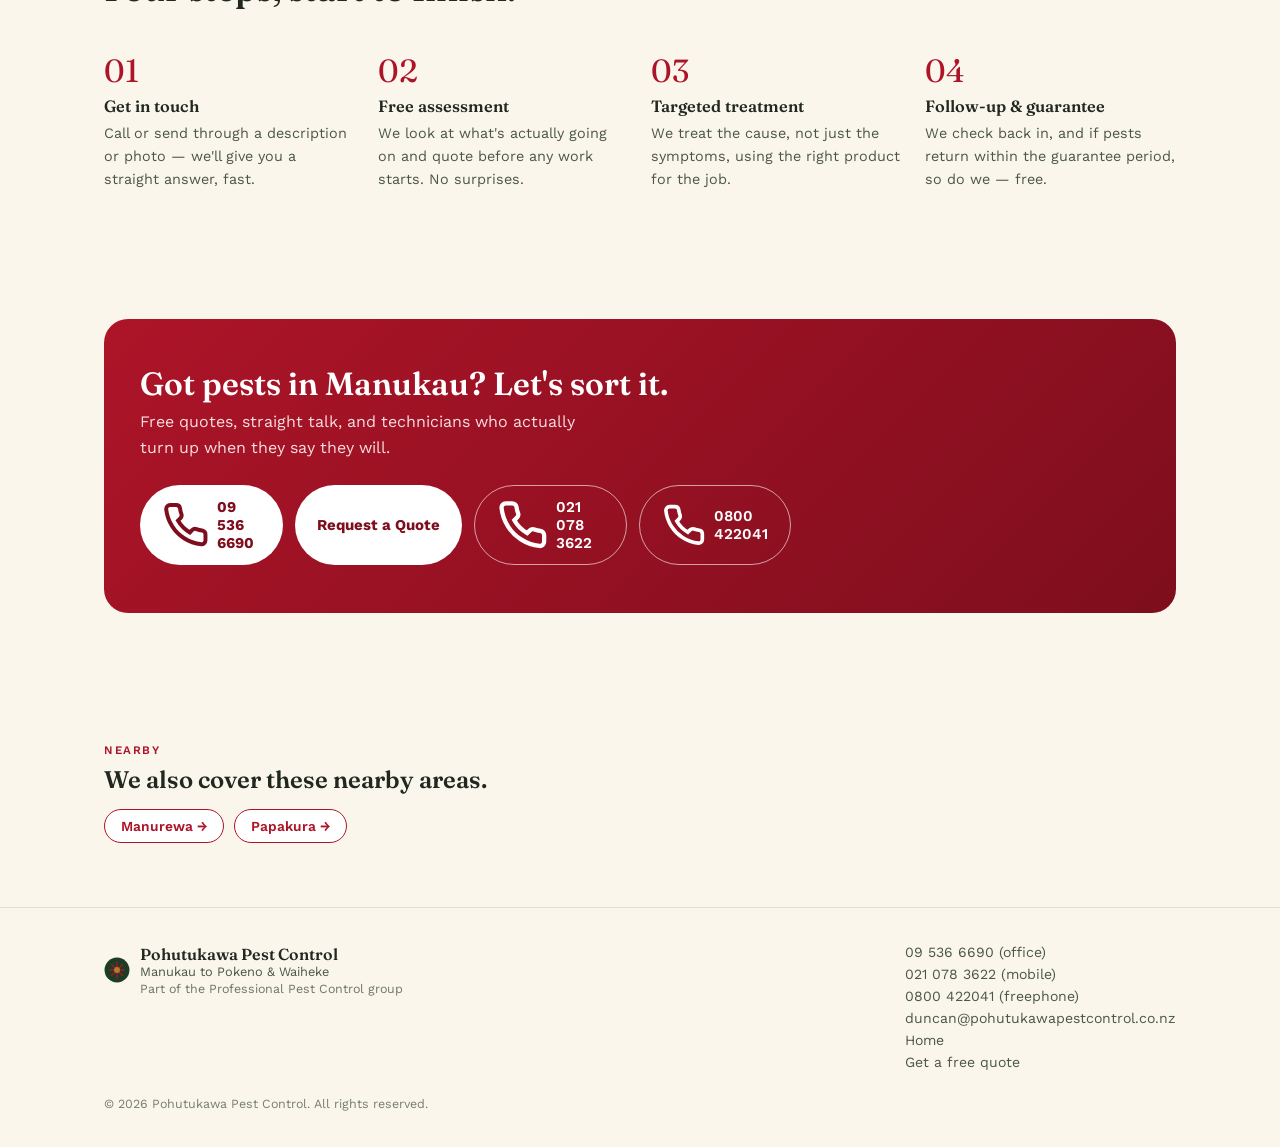
<file: manukau/index.html>
<!doctype html>
<html lang="en-NZ">
<head>
<meta charset="UTF-8">
<meta name="viewport" content="width=device-width, initial-scale=1">
<title>Pest Control Manukau | Pohutukawa Pest Control</title>
<meta name="description" content="Pest control in Manukau — Wiri, Papatoetoe, Otara, Manukau Heights &amp; Homai. Licensed technicians for homes, apartments, retail and industrial sites. Call 0800 422041 or 09 536 6690.">
<link rel="canonical" href="https://pohutukawapestcontrol.co.nz/manukau/">

<meta property="og:type" content="website">
<meta property="og:site_name" content="Pohutukawa Pest Control">
<meta property="og:title" content="Pest Control Manukau | Pohutukawa Pest Control">
<meta property="og:description" content="Pest control in Manukau — Wiri, Papatoetoe, Otara, Manukau Heights &amp; Homai. Part of the Professional Pest Control group. Call 0800 422041 or 09 536 6690.">
<meta property="og:url" content="https://pohutukawapestcontrol.co.nz/manukau/">
<meta property="og:image" content="https://pohutukawapestcontrol.co.nz/og-image.png">
<meta property="og:image:width" content="1200">
<meta property="og:image:height" content="630">
<meta property="og:locale" content="en_NZ">
<meta name="twitter:card" content="summary_large_image">
<meta name="twitter:title" content="Pest Control Manukau | Pohutukawa Pest Control">
<meta name="twitter:description" content="Pest control in Manukau — Wiri, Papatoetoe, Otara, Manukau Heights &amp; Homai. Part of the Professional Pest Control group.">
<meta name="twitter:image" content="https://pohutukawapestcontrol.co.nz/og-image.png">

<link rel="icon" type="image/svg+xml" href="/favicon.svg">
<link rel="apple-touch-icon" href="/apple-touch-icon.png">

<link rel="preconnect" href="https://fonts.googleapis.com">
<link rel="preconnect" href="https://fonts.gstatic.com" crossorigin>
<link href="https://fonts.googleapis.com/css2?family=Fraunces:opsz,wght@9..144,400;9..144,500;9..144,600;9..144,700&family=Work+Sans:wght@400;500;600;700&display=swap" rel="stylesheet">
<link rel="stylesheet" href="/styles.css">

<!-- Google tag (gtag.js) -->
<script async src="https://www.googletagmanager.com/gtag/js?id=G-YW7M40ZTFR"></script>
<script>
  window.dataLayer = window.dataLayer || [];
  function gtag(){dataLayer.push(arguments);}
  gtag('js', new Date());
  gtag('config', 'G-YW7M40ZTFR');
  gtag('config', 'AW-18457186600');
</script>

<script type="application/ld+json">
{
  "@context": "https://schema.org",
  "@type": "LocalBusiness",
  "@id": "https://pohutukawapestcontrol.co.nz/manukau/#business",
  "name": "Pohutukawa Pest Control — Manukau",
  "image": "https://pohutukawapestcontrol.co.nz/og-image.png",
  "url": "https://pohutukawapestcontrol.co.nz/manukau/",
  "telephone": "+64-9-536-6690",
  "priceRange": "$$",
  "description": "Licensed pest control for Manukau homes, apartments, retail and industrial sites. Part of the Professional Pest Control group.",
  "areaServed": [
    {"@type": "Place", "name": "Manukau"},
    {"@type": "Place", "name": "Wiri"},
    {"@type": "Place", "name": "Papatoetoe"},
    {"@type": "Place", "name": "Otara"},
    {"@type": "Place", "name": "Manukau Heights"},
    {"@type": "Place", "name": "Homai"},
    {"@type": "Place", "name": "Clover Park"},
    {"@type": "Place", "name": "The Gardens"}
  ],
  "address": {
    "@type": "PostalAddress",
    "addressRegion": "Auckland",
    "addressCountry": "NZ"
  },
  "contactPoint": [
    {"@type": "ContactPoint", "telephone": "+64-9-536-6690", "contactType": "customer service", "areaServed": "NZ"},
    {"@type": "ContactPoint", "telephone": "+64-21-078-3622", "contactType": "customer service", "areaServed": "NZ"}
  ],
  "parentOrganization": {
    "@type": "Organization",
    "name": "Professional Pest Control"
  },
  "sameAs": ["https://share.google/aUHHUY9zKEMesCu1h"]
}
</script>

<script type="application/ld+json">{"@context":"https://schema.org","@type":"BreadcrumbList","itemListElement":[{"@type":"ListItem","position":1,"name":"Home","item":"https://pohutukawapestcontrol.co.nz/"},{"@type":"ListItem","position":2,"name":"Manukau","item":"https://pohutukawapestcontrol.co.nz/manukau/"}]}</script>
</head>
<body>
<header>
  <div class="wrap nav">
    <a class="brand" href="/">
      <svg viewBox="0 0 48 48" fill="none" aria-hidden="true">
        <circle cx="24" cy="24" r="23" fill="var(--green-deep)"/>
        <g stroke="var(--crimson)" stroke-width="2.4" stroke-linecap="round">
          <line x1="24" y1="24" x2="24" y2="9"/>
          <line x1="24" y1="24" x2="34" y2="14"/>
          <line x1="24" y1="24" x2="37" y2="24"/>
          <line x1="24" y1="24" x2="34" y2="34"/>
          <line x1="24" y1="24" x2="24" y2="39"/>
          <line x1="24" y1="24" x2="14" y2="34"/>
          <line x1="24" y1="24" x2="11" y2="24"/>
          <line x1="24" y1="24" x2="14" y2="14"/>
        </g>
        <circle cx="24" cy="24" r="5.5" fill="var(--gold)"/>
      </svg>
      <span class="brand-word">Pohutukawa<span>Pest Control</span></span>
    </a>
    <nav class="links">
      <a href="/">Home</a>
      <a href="#services">Services</a>
      <a href="#why">Why Us</a>
      <a href="#reviews">Reviews</a>
      <a href="#contact">Contact</a>
    </nav>
    <a class="call-btn" href="tel:+6495366690">
      <svg viewBox="0 0 24 24" fill="none" stroke="currentColor" stroke-width="2"><path d="M22 16.92v3a2 2 0 0 1-2.18 2 19.79 19.79 0 0 1-8.63-3.07 19.5 19.5 0 0 1-6-6 19.79 19.79 0 0 1-3.07-8.67A2 2 0 0 1 4.11 2h3a2 2 0 0 1 2 1.72c.127.96.362 1.903.7 2.81a2 2 0 0 1-.45 2.11L8.09 9.91a16 16 0 0 0 6 6l1.27-1.27a2 2 0 0 1 2.11-.45c.907.338 1.85.573 2.81.7A2 2 0 0 1 22 16.92z"/></svg>
      09 536 6690
    </a>
  </div>
</header>

<main id="top">
  <p class="wrap crumb"><a href="/">Home</a><span>/</span>Manukau</p>
  <section class="hero">
    <div class="wrap hero-grid">
      <div>
        <p class="eyebrow">Manukau &amp; the wider metro area</p>
        <h1>Pest control<br><em>for Manukau.</em></h1>
        <p class="lede">Manukau is Auckland's second CBD — apartments and townhouses going up around the town centre, older state housing stock further out, and industrial estates and retail parks in between. Different building types bring different pest problems, and we've seen most of them. Licensed, local, and part of a pest control group with over two decades on the ground in Auckland.</p>
        <div class="hero-ctas">
          <a class="call-btn" href="tel:+6495366690">
            <svg viewBox="0 0 24 24" fill="none" stroke="currentColor" stroke-width="2"><path d="M22 16.92v3a2 2 0 0 1-2.18 2 19.79 19.79 0 0 1-8.63-3.07 19.5 19.5 0 0 1-6-6 19.79 19.79 0 0 1-3.07-8.67A2 2 0 0 1 4.11 2h3a2 2 0 0 1 2 1.72c.127.96.362 1.903.7 2.81a2 2 0 0 1-.45 2.11L8.09 9.91a16 16 0 0 0 6 6l1.27-1.27a2 2 0 0 1 2.11-.45c.907.338 1.85.573 2.81.7A2 2 0 0 1 22 16.92z"/></svg>
            Call 09 536 6690
          </a>
          <a class="btn-ghost" href="tel:+64210783622">Text or call 021 078 3622</a> <a class="btn-ghost" href="tel:+64800422041">Freephone 0800 422041</a> <a class="btn-ghost" href="/book/">Request a free quote</a>
        </div>
        <div class="badges">
          <span class="badge"><svg viewBox="0 0 24 24" fill="none" stroke="currentColor" stroke-width="2.2"><path d="M20 6 9 17l-5-5"/></svg>Licensed &amp; insured</span>
          <span class="badge"><svg viewBox="0 0 24 24" fill="none" stroke="currentColor" stroke-width="2.2"><path d="M20 6 9 17l-5-5"/></svg>Free, no-obligation quotes</span>
          <span class="badge"><svg viewBox="0 0 24 24" fill="none" stroke="currentColor" stroke-width="2.2"><path d="M20 6 9 17l-5-5"/></svg>Satisfaction guaranteed</span>
        </div>
        <p style="margin-top:18px;font-size:0.82rem;color:var(--ink-soft);">Part of the <strong>Professional Pest Control</strong> group.</p>
      </div>
      <div class="hero-art">
        <svg viewBox="0 0 320 360" fill="none" aria-hidden="true">
          <path d="M160 340 C150 260 120 240 70 210" stroke="var(--green-deep)" stroke-width="6" stroke-linecap="round"/>
          <path d="M160 340 C170 250 210 230 250 190" stroke="var(--green-deep)" stroke-width="6" stroke-linecap="round"/>
          <path d="M160 340 C158 230 160 180 160 120" stroke="var(--green-deep)" stroke-width="7" stroke-linecap="round"/>
          <g>
            <ellipse cx="90" cy="195" rx="34" ry="16" fill="var(--green)" transform="rotate(-25 90 195)"/>
            <ellipse cx="235" cy="175" rx="34" ry="16" fill="var(--green)" transform="rotate(20 235 175)"/>
            <ellipse cx="150" cy="105" rx="30" ry="15" fill="var(--green)" transform="rotate(-6 150 105)"/>
            <ellipse cx="190" cy="125" rx="30" ry="15" fill="var(--green)" transform="rotate(18 190 125)"/>
          </g>
          <g>
            <circle cx="150" cy="90" r="16" fill="var(--crimson-deep)"/>
            <g stroke="var(--crimson)" stroke-width="3" stroke-linecap="round">
              <line x1="150" y1="90" x2="150" y2="52"/>
              <line x1="150" y1="90" x2="180" y2="62"/>
              <line x1="150" y1="90" x2="188" y2="90"/>
              <line x1="150" y1="90" x2="180" y2="118"/>
              <line x1="150" y1="90" x2="150" y2="128"/>
              <line x1="150" y1="90" x2="120" y2="118"/>
              <line x1="150" y1="90" x2="112" y2="90"/>
              <line x1="150" y1="90" x2="120" y2="62"/>
            </g>
            <circle cx="150" cy="90" r="6" fill="var(--gold)"/>
          </g>
          <g>
            <circle cx="210" cy="150" r="12" fill="var(--crimson-deep)"/>
            <g stroke="var(--crimson)" stroke-width="2.4" stroke-linecap="round">
              <line x1="210" y1="150" x2="210" y2="122"/>
              <line x1="210" y1="150" x2="232" y2="132"/>
              <line x1="210" y1="150" x2="238" y2="150"/>
              <line x1="210" y1="150" x2="232" y2="168"/>
              <line x1="210" y1="150" x2="210" y2="178"/>
              <line x1="210" y1="150" x2="188" y2="168"/>
            </g>
            <circle cx="210" cy="150" r="4.5" fill="var(--gold)"/>
          </g>
        </svg>
      </div>
    </div>
  </section>

  <section id="areas">
    <div class="wrap">
      <div class="section-head">
        <p class="eyebrow">Where We Work In Manukau</p>
        <h2>Town centre to the surrounding suburbs.</h2>
        <p>Apartments, state houses, retail parks and industrial estates — Manukau is a mixed bag, and we treat all of it.</p>
      </div>
      <div class="suburb-list">
        <span class="pill">Wiri</span>
        <span class="pill">Papatoetoe</span>
        <span class="pill">Otara</span>
        <span class="pill">Manukau Heights</span>
        <span class="pill">Homai</span>
        <span class="pill">Clover Park</span>
        <span class="pill">The Gardens</span>
      </div>
    </div>
  </section>

  <section id="services">
    <div class="wrap">
      <div class="section-head">
        <p class="eyebrow">What We Treat</p>
        <h2>Pest problems, sorted properly.</h2>
        <p>Targeted treatments for what actually turns up in Manukau's mix of housing, retail and industrial sites — not a one-size-fits-all spray.</p>
      </div>
      <div class="services-grid">
        <div class="svc-card">
          <div class="svc-icon"><svg viewBox="0 0 24 24" fill="none" stroke="currentColor" stroke-width="2"><path d="M4 15c0-4 3-8 8-8s8 4 8 8-3 4-8 4-8 0-8-4Z"/><circle cx="9" cy="13" r="1"/><path d="M20 12h2M3 15l-2 1M3 12l-2-1"/></svg></div>
          <h3>Rodent control</h3>
          <p>Common in older housing stock and near industrial estates — safe baiting, exclusion advice, and follow-up so they don't come back.</p>
        </div>
        <div class="svc-card">
          <div class="svc-icon"><svg viewBox="0 0 24 24" fill="none" stroke="currentColor" stroke-width="2"><circle cx="12" cy="12" r="3"/><path d="M12 2v3M12 19v3M4.2 4.2l2.1 2.1M17.7 17.7l2.1 2.1M2 12h3M19 12h3M4.2 19.8l2.1-2.1M17.7 6.3l2.1-2.1"/></svg></div>
          <h3>Insect control</h3>
          <p>Ants, spiders, fleas and bed bugs, treated at the source, not just where you see them.</p>
        </div>
        <div class="svc-card">
          <div class="svc-icon"><svg viewBox="0 0 24 24" fill="none" stroke="currentColor" stroke-width="2"><path d="M12 12c3-4 8-5 9-2-1 3-5 4-9 2Zm0 0c-3-4-8-5-9-2 1 3 5 4 9 2Z"/><path d="M12 12v9"/></svg></div>
          <h3>Flying insects</h3>
          <p>Wasp nests, flies and moths around parks, reserves and outdoor areas, dealt with quickly.</p>
        </div>
        <div class="svc-card">
          <div class="svc-icon"><svg viewBox="0 0 24 24" fill="none" stroke="currentColor" stroke-width="2"><ellipse cx="12" cy="13" rx="7" ry="5"/><path d="M6 10 4 7M18 10l2-3M9 8V5M15 8V5"/></svg></div>
          <h3>Cockroach control</h3>
          <p>Gel and spray programmes for apartments, townhouses and multi-unit buildings, as well as commercial kitchens.</p>
        </div>
        <div class="svc-card">
          <div class="svc-icon"><svg viewBox="0 0 24 24" fill="none" stroke="currentColor" stroke-width="2"><rect x="3" y="9" width="18" height="12" rx="1"/><path d="M9 21v-6h6v6M9 9V5a3 3 0 0 1 6 0v4"/></svg></div>
          <h3>Commercial pest control</h3>
          <p>Scheduled visits and compliance-ready documentation for retail, hospitality, warehouses and industrial sites around the Manukau business district.</p>
        </div>
        <div class="svc-card">
          <div class="svc-icon"><svg viewBox="0 0 24 24" fill="none" stroke="currentColor" stroke-width="2"><path d="M12 3v18M5 8l7-5 7 5M5 8v9l7 5 7-5V8"/></svg></div>
          <h3>Not sure what it is?</h3>
          <p>Send us a photo or description and we'll tell you straight what you're dealing with — free.</p>
        </div>
      </div>
    </div>
  </section>

  <section id="why">
    <div class="wrap">
      <div class="why-band">
        <div class="section-head">
          <p class="eyebrow">Why Manukau Chooses Us</p>
          <h2>No jargon. No hard sell. Just pests handled.</h2>
        </div>
        <div class="why-grid">
          <div class="why-item">
            <svg viewBox="0 0 24 24" fill="none" stroke="currentColor" stroke-width="2"><path d="m9 12 2 2 4-4"/><circle cx="12" cy="12" r="9"/></svg>
            <h3>Licensed technicians</h3>
            <p>Every job is done by trained, security-screened staff working to NZ pest control standards.</p>
          </div>
          <div class="why-item">
            <svg viewBox="0 0 24 24" fill="none" stroke="currentColor" stroke-width="2"><path d="M12 2 3 6v6c0 5 4 8.5 9 10 5-1.5 9-5 9-10V6l-9-4Z"/></svg>
            <h3>Family &amp; pet-safe</h3>
            <p>Treatments matched to your property, with clear guidance on staying safe while they work.</p>
          </div>
          <div class="why-item">
            <svg viewBox="0 0 24 24" fill="none" stroke="currentColor" stroke-width="2"><circle cx="12" cy="12" r="9"/><path d="M12 7v5l3 3"/></svg>
            <h3>Local expertise</h3>
            <p>We know Manukau's mix of apartments, older housing and industrial estates, and the pest patterns that come with each.</p>
          </div>
          <div class="why-item">
            <svg viewBox="0 0 24 24" fill="none" stroke="currentColor" stroke-width="2"><path d="M12 22s8-4.5 8-11V5l-8-3-8 3v6c0 6.5 8 11 8 11Z"/></svg>
            <h3>Guaranteed results</h3>
            <p>Not happy with the outcome? We'll come back and make it right, free of charge.</p>
          </div>
        </div>
      </div>
    </div>
  </section>

  <section id="reviews">
    <div class="wrap reviews-grid">
      <div>
        <p class="eyebrow">On Google</p>
        <h2 style="margin-top:8px;">Just getting started on Google — help us build it up.</h2>
        <div class="stars" aria-hidden="true">
          <svg viewBox="0 0 24 24" fill="currentColor"><path d="M12 2l3.09 6.26L22 9.27l-5 4.87 1.18 6.88L12 17.77l-6.18 3.25L7 14.14 2 9.27l6.91-1.01L12 2z"/></svg>
          <svg viewBox="0 0 24 24" fill="currentColor"><path d="M12 2l3.09 6.26L22 9.27l-5 4.87 1.18 6.88L12 17.77l-6.18 3.25L7 14.14 2 9.27l6.91-1.01L12 2z"/></svg>
          <svg viewBox="0 0 24 24" fill="currentColor"><path d="M12 2l3.09 6.26L22 9.27l-5 4.87 1.18 6.88L12 17.77l-6.18 3.25L7 14.14 2 9.27l6.91-1.01L12 2z"/></svg>
          <svg viewBox="0 0 24 24" fill="currentColor"><path d="M12 2l3.09 6.26L22 9.27l-5 4.87 1.18 6.88L12 17.77l-6.18 3.25L7 14.14 2 9.27l6.91-1.01L12 2z"/></svg>
          <svg viewBox="0 0 24 24" fill="currentColor"><path d="M12 2l3.09 6.26L22 9.27l-5 4.87 1.18 6.88L12 17.77l-6.18 3.25L7 14.14 2 9.27l6.91-1.01L12 2z"/></svg>
        </div>
        <p>Pohutukawa Pest Control is a new listing, but the team behind it has been treating homes and businesses across South &amp; East Auckland and Waiheke for over two decades as part of the Professional Pest Control group. If we've sorted a pest problem for you, a quick Google review helps other locals find us.</p>
        <a class="call-btn" style="margin-top:22px;" href="https://g.page/r/CVelAb06vVBvEBM/review" target="_blank" rel="noopener">
          <svg viewBox="0 0 24 24" fill="none" stroke="currentColor" stroke-width="2"><path d="M12 17.27 18.18 21l-1.64-7.03L22 9.24l-7.19-.61L12 2 9.19 8.63 2 9.24l5.46 4.73L5.82 21z"/></svg>
          Leave us a Google review
        </a>
      </div>
      <div class="qr-card">
        <div class="qr-wrap">
          <svg viewBox="0 0 33 33" xmlns="http://www.w3.org/2000/svg"><rect width="33" height="33" fill="#fff"/><path d="M2,2H3V3H2zM3,2H4V3H3zM4,2H5V3H4zM5,2H6V3H5zM6,2H7V3H6zM7,2H8V3H7zM8,2H9V3H8zM10,2H11V3H10zM14,2H15V3H14zM15,2H16V3H15zM18,2H19V3H18zM20,2H21V3H20zM21,2H22V3H21zM22,2H23V3H22zM24,2H25V3H24zM25,2H26V3H25zM26,2H27V3H26zM27,2H28V3H27zM28,2H29V3H28zM29,2H30V3H29zM30,2H31V3H30zM2,3H3V4H2zM8,3H9V4H8zM10,3H11V4H10zM12,3H13V4H12zM13,3H14V4H13zM16,3H17V4H16zM24,3H25V4H24zM30,3H31V4H30zM2,4H3V5H2zM4,4H5V5H4zM5,4H6V5H5zM6,4H7V5H6zM8,4H9V5H8zM11,4H12V5H11zM13,4H14V5H13zM15,4H16V5H15zM16,4H17V5H16zM17,4H18V5H17zM21,4H22V5H21zM24,4H25V5H24zM26,4H27V5H26zM27,4H28V5H27zM28,4H29V5H28zM30,4H31V5H30zM2,5H3V6H2zM4,5H5V6H4zM5,5H6V6H5zM6,5H7V6H6zM8,5H9V6H8zM10,5H11V6H10zM11,5H12V6H11zM12,5H13V6H12zM14,5H15V6H14zM15,5H16V6H15zM16,5H17V6H16zM17,5H18V6H17zM18,5H19V6H18zM19,5H20V6H19zM20,5H21V6H20zM24,5H25V6H24zM26,5H27V6H26zM27,5H28V6H27zM28,5H29V6H28zM30,5H31V6H30zM2,6H3V7H2zM4,6H5V7H4zM5,6H6V7H5zM6,6H7V7H6zM8,6H9V7H8zM12,6H13V7H12zM14,6H15V7H14zM16,6H17V7H16zM17,6H18V7H17zM18,6H19V7H18zM19,6H20V7H19zM20,6H21V7H20zM24,6H25V7H24zM26,6H27V7H26zM27,6H28V7H27zM28,6H29V7H28zM30,6H31V7H30zM2,7H3V8H2zM8,7H9V8H8zM12,7H13V8H12zM13,7H14V8H13zM15,7H16V8H15zM16,7H17V8H16zM21,7H22V8H21zM24,7H25V8H24zM30,7H31V8H30zM2,8H3V9H2zM3,8H4V9H3zM4,8H5V9H4zM5,8H6V9H5zM6,8H7V9H6zM7,8H8V9H7zM8,8H9V9H8zM10,8H11V9H10zM12,8H13V9H12zM14,8H15V9H14zM16,8H17V9H16zM18,8H19V9H18zM20,8H21V9H20zM22,8H23V9H22zM24,8H25V9H24zM25,8H26V9H25zM26,8H27V9H26zM27,8H28V9H27zM28,8H29V9H28zM29,8H30V9H29zM30,8H31V9H30zM10,9H11V10H10zM11,9H12V10H11zM14,9H15V10H14zM18,9H19V10H18zM19,9H20V10H19zM2,10H3V11H2zM4,10H5V11H4zM5,10H6V11H5zM7,10H8V11H7zM8,10H9V11H8zM9,10H10V11H9zM13,10H14V11H13zM14,10H15V11H14zM16,10H17V11H16zM18,10H19V11H18zM19,10H20V11H19zM24,10H25V11H24zM27,10H28V11H27zM29,10H30V11H29zM30,10H31V11H30zM3,11H4V12H3zM4,11H5V12H4zM6,11H7V12H6zM10,11H11V12H10zM12,11H13V12H12zM16,11H17V12H16zM18,11H19V12H18zM21,11H22V12H21zM22,11H23V12H22zM23,11H24V12H23zM24,11H25V12H24zM25,11H26V12H25zM26,11H27V12H26zM30,11H31V12H30zM2,12H3V13H2zM3,12H4V13H3zM8,12H9V13H8zM10,12H11V13H10zM12,12H13V13H12zM14,12H15V13H14zM15,12H16V13H15zM20,12H21V13H20zM23,12H24V13H23zM28,12H29V13H28zM29,12H30V13H29zM2,13H3V14H2zM3,13H4V14H3zM5,13H6V14H5zM6,13H7V14H6zM7,13H8V14H7zM11,13H12V14H11zM15,13H16V14H15zM16,13H17V14H16zM17,13H18V14H17zM18,13H19V14H18zM21,13H22V14H21zM22,13H23V14H22zM23,13H24V14H23zM30,13H31V14H30zM2,14H3V15H2zM8,14H9V15H8zM10,14H11V15H10zM11,14H12V15H11zM12,14H13V15H12zM13,14H14V15H13zM17,14H18V15H17zM18,14H19V15H18zM19,14H20V15H19zM27,14H28V15H27zM28,14H29V15H28zM2,15H3V16H2zM4,15H5V16H4zM5,15H6V16H5zM11,15H12V16H11zM12,15H13V16H12zM14,15H15V16H14zM15,15H16V16H15zM16,15H17V16H16zM17,15H18V16H17zM18,15H19V16H18zM19,15H20V16H19zM20,15H21V16H20zM21,15H22V16H21zM24,15H25V16H24zM28,15H29V16H28zM29,15H30V16H29zM30,15H31V16H30zM3,16H4V17H3zM5,16H6V17H5zM6,16H7V17H6zM7,16H8V17H7zM8,16H9V17H8zM13,16H14V17H13zM14,16H15V17H14zM16,16H17V17H16zM19,16H20V17H19zM20,16H21V17H20zM21,16H22V17H21zM23,16H24V17H23zM24,16H25V17H24zM28,16H29V17H28zM29,16H30V17H29zM30,16H31V17H30zM3,17H4V18H3zM6,17H7V18H6zM7,17H8V18H7zM9,17H10V18H9zM10,17H11V18H10zM11,17H12V18H11zM13,17H14V18H13zM14,17H15V18H14zM15,17H16V18H15zM18,17H19V18H18zM20,17H21V18H20zM21,17H22V18H21zM22,17H23V18H22zM26,17H27V18H26zM29,17H30V18H29zM4,18H5V19H4zM6,18H7V19H6zM8,18H9V19H8zM9,18H10V19H9zM14,18H15V19H14zM17,18H18V19H17zM19,18H20V19H19zM20,18H21V19H20zM26,18H27V19H26zM27,18H28V19H27zM29,18H30V19H29zM3,19H4V20H3zM11,19H12V20H11zM12,19H13V20H12zM14,19H15V20H14zM15,19H16V20H15zM17,19H18V20H17zM18,19H19V20H18zM20,19H21V20H20zM21,19H22V20H21zM22,19H23V20H22zM25,19H26V20H25zM27,19H28V20H27zM28,19H29V20H28zM29,19H30V20H29zM2,20H3V21H2zM4,20H5V21H4zM6,20H7V21H6zM7,20H8V21H7zM8,20H9V21H8zM13,20H14V21H13zM14,20H15V21H14zM17,20H18V21H17zM18,20H19V21H18zM19,20H20V21H19zM22,20H23V21H22zM24,20H25V21H24zM28,20H29V21H28zM7,21H8V22H7zM9,21H10V22H9zM11,21H12V22H11zM12,21H13V22H12zM14,21H15V22H14zM18,21H19V22H18zM19,21H20V22H19zM21,21H22V22H21zM22,21H23V22H22zM23,21H24V22H23zM24,21H25V22H24zM26,21H27V22H26zM28,21H29V22H28zM3,22H4V23H3zM4,22H5V23H4zM5,22H6V23H5zM6,22H7V23H6zM8,22H9V23H8zM10,22H11V23H10zM15,22H16V23H15zM17,22H18V23H17zM18,22H19V23H18zM20,22H21V23H20zM21,22H22V23H21zM22,22H23V23H22zM23,22H24V23H23zM24,22H25V23H24zM25,22H26V23H25zM26,22H27V23H26zM27,22H28V23H27zM28,22H29V23H28zM10,23H11V24H10zM11,23H12V24H11zM12,23H13V24H12zM15,23H16V24H15zM16,23H17V24H16zM17,23H18V24H17zM18,23H19V24H18zM20,23H21V24H20zM22,23H23V24H22zM26,23H27V24H26zM27,23H28V24H27zM28,23H29V24H28zM29,23H30V24H29zM30,23H31V24H30zM2,24H3V25H2zM3,24H4V25H3zM4,24H5V25H4zM5,24H6V25H5zM6,24H7V25H6zM7,24H8V25H7zM8,24H9V25H8zM10,24H11V25H10zM15,24H16V25H15zM22,24H23V25H22zM24,24H25V25H24zM26,24H27V25H26zM27,24H28V25H27zM29,24H30V25H29zM2,25H3V26H2zM8,25H9V26H8zM10,25H11V26H10zM12,25H13V26H12zM13,25H14V26H13zM17,25H18V26H17zM18,25H19V26H18zM22,25H23V26H22zM26,25H27V26H26zM27,25H28V26H27zM29,25H30V26H29zM2,26H3V27H2zM4,26H5V27H4zM5,26H6V27H5zM6,26H7V27H6zM8,26H9V27H8zM11,26H12V27H11zM13,26H14V27H13zM14,26H15V27H14zM16,26H17V27H16zM17,26H18V27H17zM19,26H20V27H19zM22,26H23V27H22zM23,26H24V27H23zM24,26H25V27H24zM25,26H26V27H25zM26,26H27V27H26zM28,26H29V27H28zM2,27H3V28H2zM4,27H5V28H4zM5,27H6V28H5zM6,27H7V28H6zM8,27H9V28H8zM10,27H11V28H10zM11,27H12V28H11zM12,27H13V28H12zM13,27H14V28H13zM16,27H17V28H16zM18,27H19V28H18zM19,27H20V28H19zM20,27H21V28H20zM21,27H22V28H21zM23,27H24V28H23zM25,27H26V28H25zM26,27H27V28H26zM27,27H28V28H27zM30,27H31V28H30zM2,28H3V29H2zM4,28H5V29H4zM5,28H6V29H5zM6,28H7V29H6zM8,28H9V29H8zM10,28H11V29H10zM11,28H12V29H11zM12,28H13V29H12zM13,28H14V29H13zM14,28H15V29H14zM16,28H17V29H16zM19,28H20V29H19zM20,28H21V29H20zM22,28H23V29H22zM23,28H24V29H23zM28,28H29V29H28zM30,28H31V29H30zM2,29H3V30H2zM8,29H9V30H8zM12,29H13V30H12zM14,29H15V30H14zM15,29H16V30H15zM16,29H17V30H16zM17,29H18V30H17zM18,29H19V30H18zM20,29H21V30H20zM22,29H23V30H22zM23,29H24V30H23zM25,29H26V30H25zM27,29H28V30H27zM29,29H30V30H29zM2,30H3V31H2zM3,30H4V31H3zM4,30H5V31H4zM5,30H6V31H5zM6,30H7V31H6zM7,30H8V31H7zM8,30H9V31H8zM10,30H11V31H10zM15,30H16V31H15zM16,30H17V31H16zM19,30H20V31H19zM20,30H21V31H20zM22,30H23V31H22zM24,30H25V31H24zM29,30H30V31H29z" fill="#000"/></svg>
        </div>
        <p>Scan to leave us a Google review</p>
      </div>
    </div>
  </section>

  <section id="process">
    <div class="wrap">
      <div class="section-head">
        <p class="eyebrow">How It Works</p>
        <h2>Four steps, start to finish.</h2>
      </div>
      <div class="process-grid">
        <div class="step"><span class="step-num">01</span><h3>Get in touch</h3><p>Call or send through a description or photo — we'll give you a straight answer, fast.</p></div>
        <div class="step"><span class="step-num">02</span><h3>Free assessment</h3><p>We look at what's actually going on and quote before any work starts. No surprises.</p></div>
        <div class="step"><span class="step-num">03</span><h3>Targeted treatment</h3><p>We treat the cause, not just the symptoms, using the right product for the job.</p></div>
        <div class="step"><span class="step-num">04</span><h3>Follow-up &amp; guarantee</h3><p>We check back in, and if pests return within the guarantee period, so do we — free.</p></div>
      </div>
    </div>
  </section>

  <section id="contact">
    <div class="wrap">
      <div class="cta-band">
        <div>
          <h2>Got pests in Manukau? Let's sort it.</h2>
          <p>Free quotes, straight talk, and technicians who actually turn up when they say they will.</p>
        </div>
        <div class="cta-actions">
          <a class="btn-solid" href="tel:+6495366690">
            <svg viewBox="0 0 24 24" fill="none" stroke="currentColor" stroke-width="2"><path d="M22 16.92v3a2 2 0 0 1-2.18 2 19.79 19.79 0 0 1-8.63-3.07 19.5 19.5 0 0 1-6-6 19.79 19.79 0 0 1-3.07-8.67A2 2 0 0 1 4.11 2h3a2 2 0 0 1 2 1.72c.127.96.362 1.903.7 2.81a2 2 0 0 1-.45 2.11L8.09 9.91a16 16 0 0 0 6 6l1.27-1.27a2 2 0 0 1 2.11-.45c.907.338 1.85.573 2.81.7A2 2 0 0 1 22 16.92z"/></svg>
            09 536 6690
          </a>
          <a class="btn-solid" href="/book/">Request a Quote</a> <a class="btn-outline" href="tel:+64210783622">
            <svg viewBox="0 0 24 24" fill="none" stroke="currentColor" stroke-width="2"><path d="M22 16.92v3a2 2 0 0 1-2.18 2 19.79 19.79 0 0 1-8.63-3.07 19.5 19.5 0 0 1-6-6 19.79 19.79 0 0 1-3.07-8.67A2 2 0 0 1 4.11 2h3a2 2 0 0 1 2 1.72c.127.96.362 1.903.7 2.81a2 2 0 0 1-.45 2.11L8.09 9.91a16 16 0 0 0 6 6l1.27-1.27a2 2 0 0 1 2.11-.45c.907.338 1.85.573 2.81.7A2 2 0 0 1 22 16.92z"/></svg>
            021 078 3622
          </a>
          <a class="btn-outline" href="tel:+64800422041">
            <svg viewBox="0 0 24 24" fill="none" stroke="currentColor" stroke-width="2"><path d="M22 16.92v3a2 2 0 0 1-2.18 2 19.79 19.79 0 0 1-8.63-3.07 19.5 19.5 0 0 1-6-6 19.79 19.79 0 0 1-3.07-8.67A2 2 0 0 1 4.11 2h3a2 2 0 0 1 2 1.72c.127.96.362 1.903.7 2.81a2 2 0 0 1-.45 2.11L8.09 9.91a16 16 0 0 0 6 6l1.27-1.27a2 2 0 0 1 2.11-.45c.907.338 1.85.573 2.81.7A2 2 0 0 1 22 16.92z"/></svg>
            0800 422041
          </a>
        </div>
      </div>
    </div>
  </section>
</main>

<section id="nearby">
  <div class="wrap">
    <p class="eyebrow">Nearby</p>
    <h2 style="margin-top:8px;">We also cover these nearby areas.</h2>
    <div class="suburb-list" style="margin-top:16px;">
      <a class="pill pill-link" href="/manurewa/">Manurewa →</a>
      <a class="pill pill-link" href="/papakura/">Papakura →</a>
    </div>
  </div>
</section>

<footer>
  <div class="wrap foot-grid">
    <div class="foot-brand">
      <svg viewBox="0 0 48 48" fill="none" aria-hidden="true">
        <circle cx="24" cy="24" r="23" fill="var(--green-deep)"/>
        <g stroke="var(--crimson)" stroke-width="2.4" stroke-linecap="round">
          <line x1="24" y1="24" x2="24" y2="9"/><line x1="24" y1="24" x2="34" y2="14"/>
          <line x1="24" y1="24" x2="37" y2="24"/><line x1="24" y1="24" x2="34" y2="34"/>
          <line x1="24" y1="24" x2="24" y2="39"/><line x1="24" y1="24" x2="14" y2="34"/>
          <line x1="24" y1="24" x2="11" y2="24"/><line x1="24" y1="24" x2="14" y2="14"/>
        </g>
        <circle cx="24" cy="24" r="5.5" fill="var(--gold)"/>
      </svg>
      <div>
        <div style="font-family:'Fraunces',serif;font-weight:600;">Pohutukawa Pest Control</div>
        <div style="font-size:0.8rem;color:var(--ink-soft);">Manukau to Pokeno &amp; Waiheke</div>
        <div style="font-size:0.78rem;color:var(--ink-soft);opacity:0.8;margin-top:2px;">Part of the Professional Pest Control group</div>
      </div>
    </div>
    <div class="foot-links">
      <a href="tel:+6495366690">09 536 6690 (office)</a>
      <a href="tel:+64210783622">021 078 3622 (mobile)</a>
      <a href="tel:+64800422041">0800 422041 (freephone)</a>
      <a href="mailto:duncan@pohutukawapestcontrol.co.nz">duncan@pohutukawapestcontrol.co.nz</a>
      <a href="/">Home</a>
      <a href="/book/">Get a free quote</a>
    </div>
  </div>
  <div class="wrap fine">© <span id="yr"></span> Pohutukawa Pest Control. All rights reserved.</div>
</footer>

<script>
  try{ document.getElementById('yr').textContent = new Date().getFullYear(); }catch(e){}
</script>

</body>
</html>
</file>
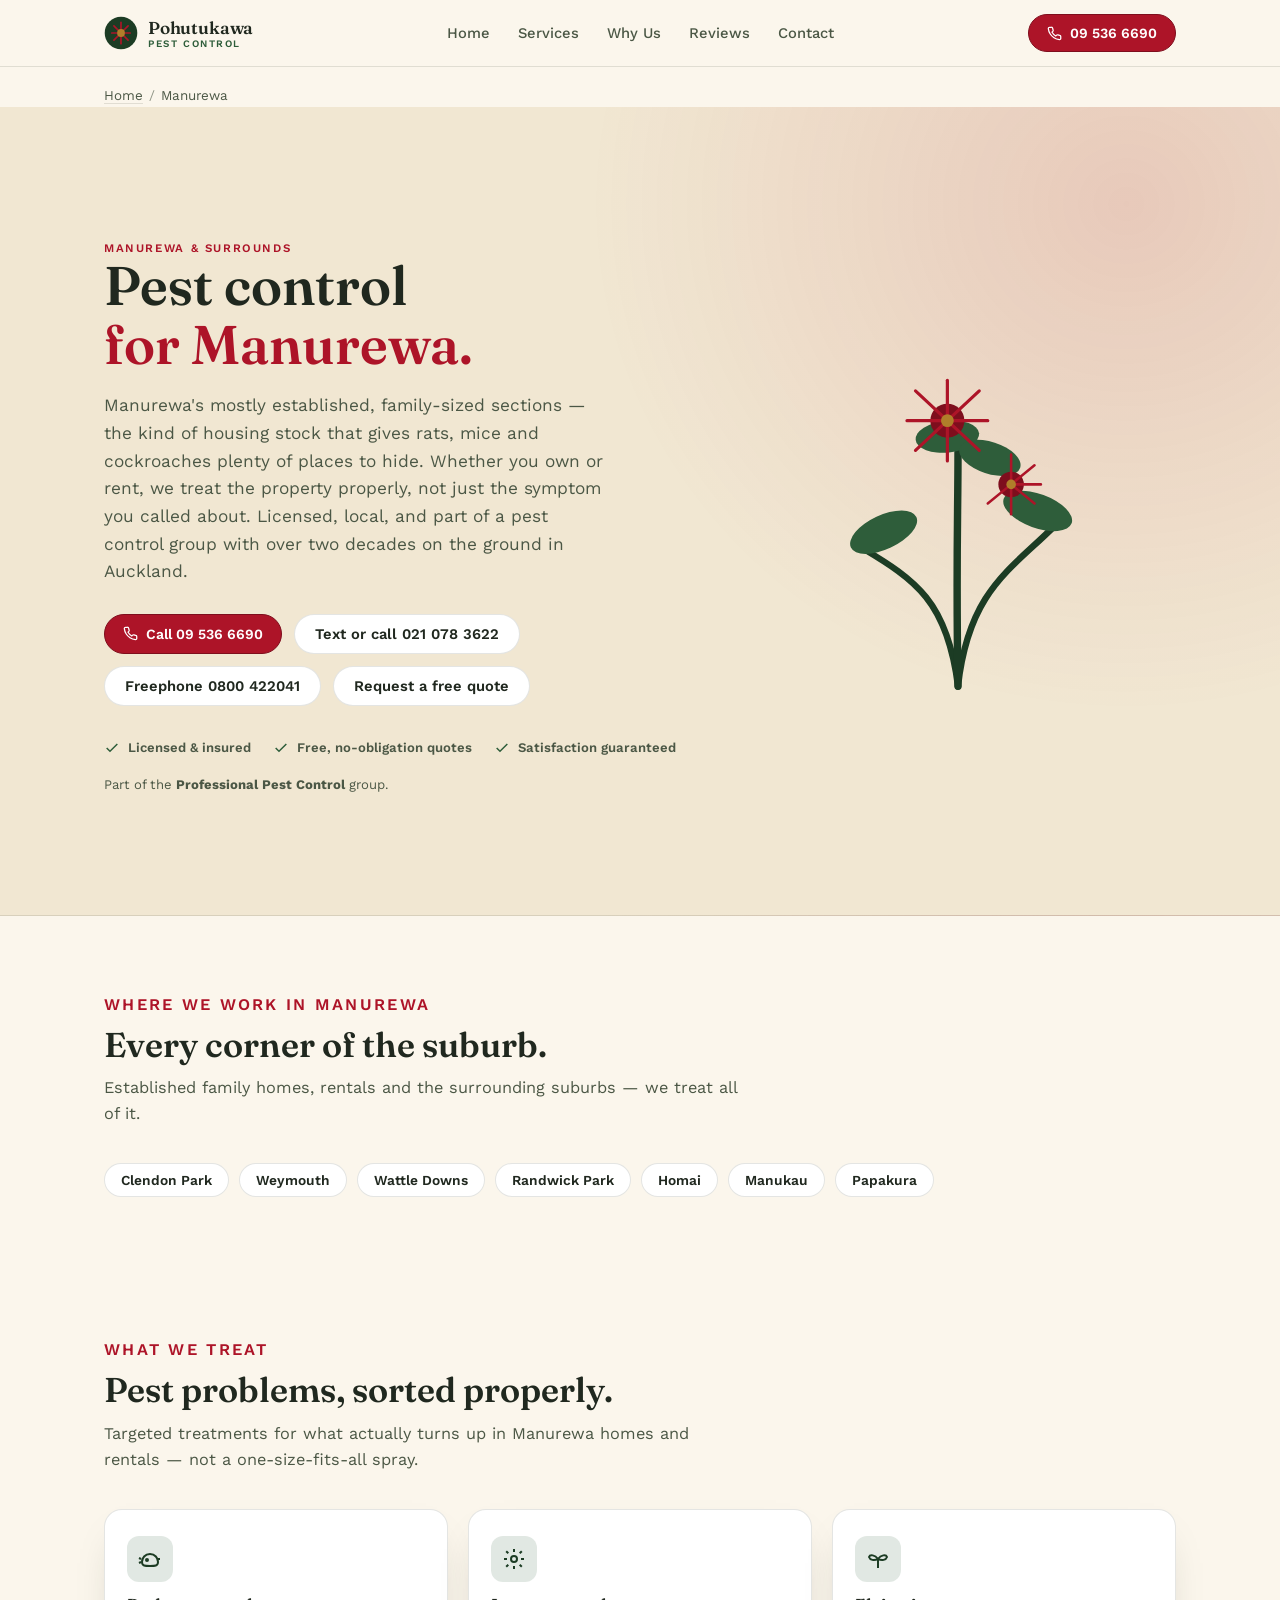
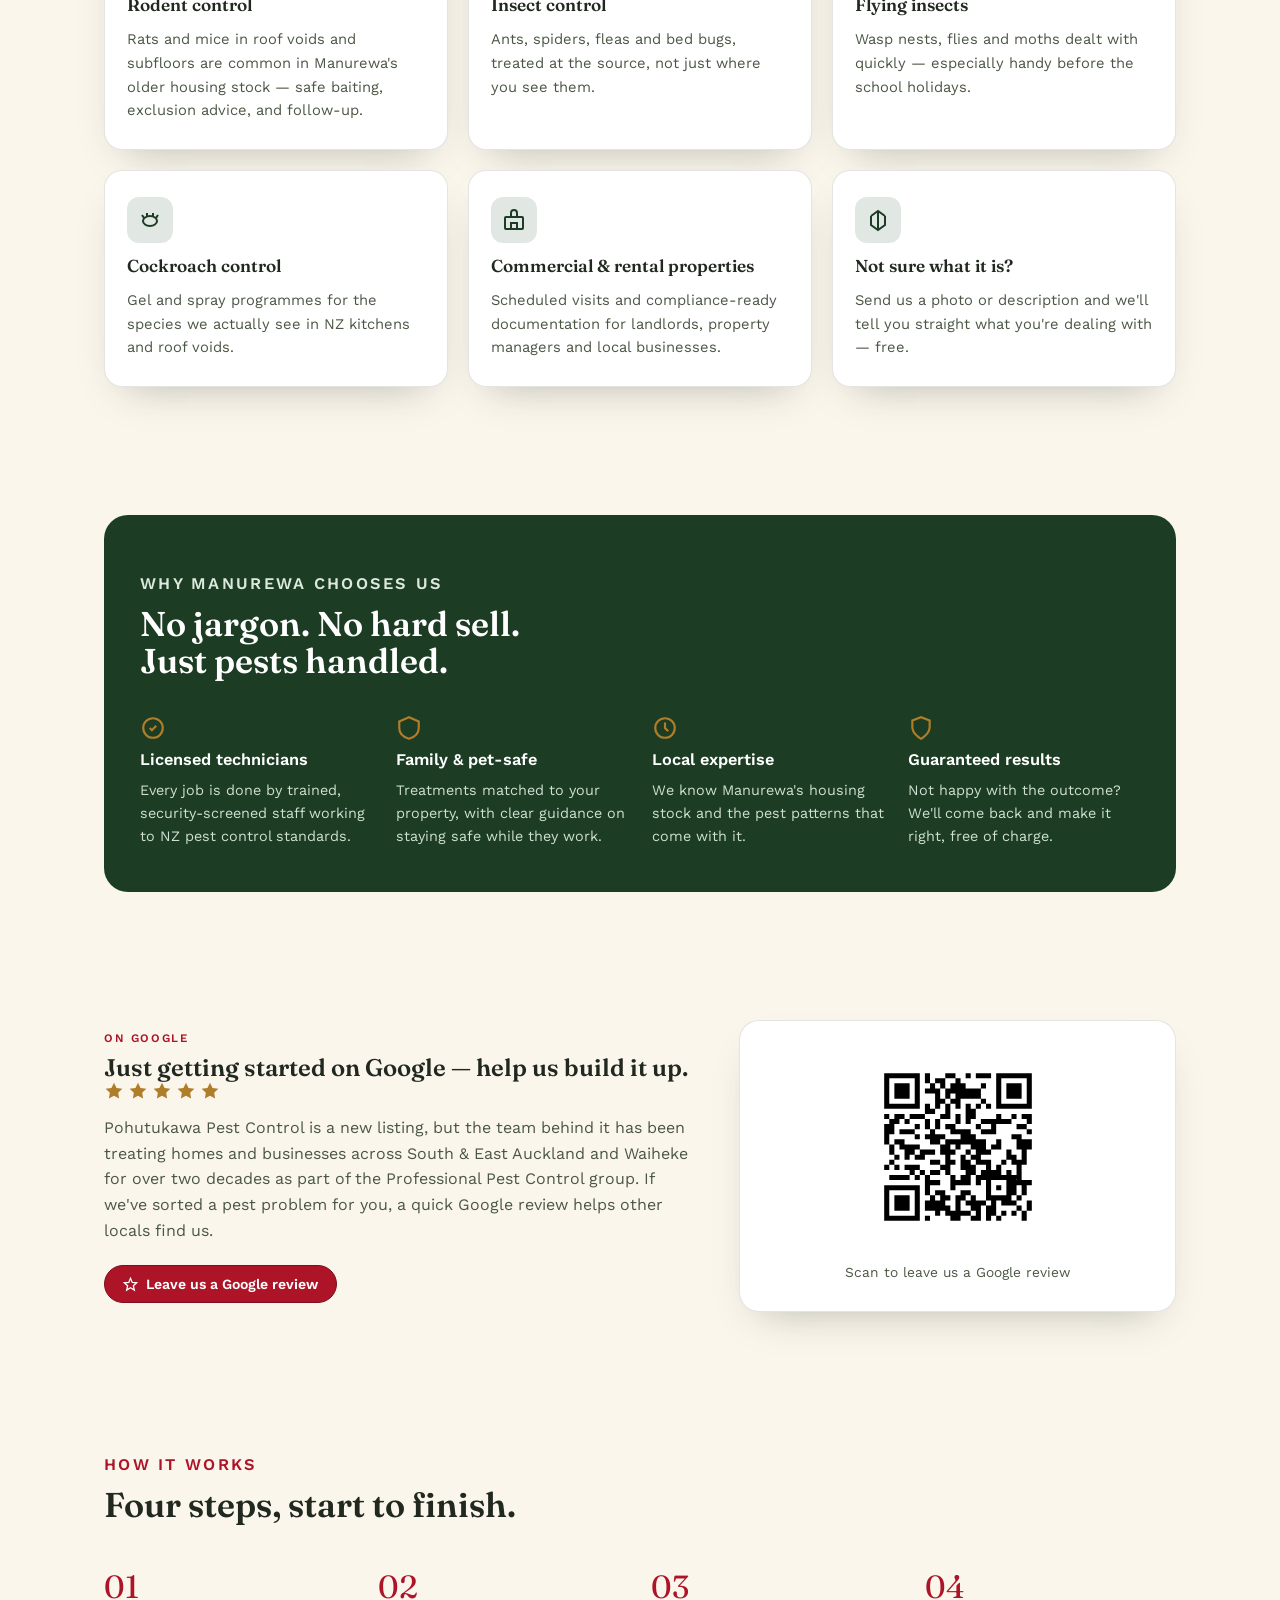
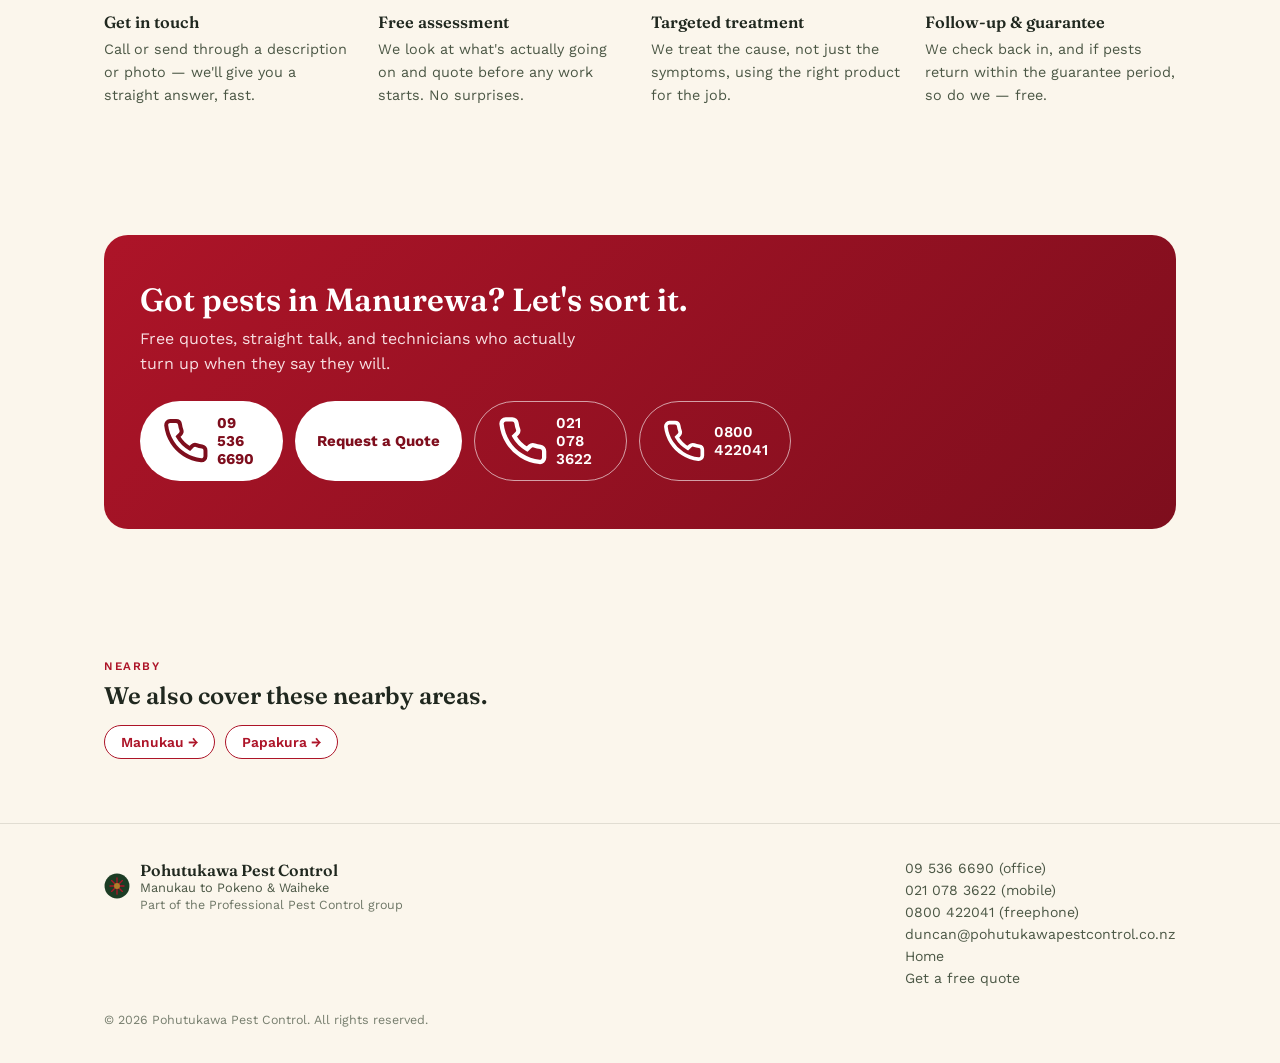
<file: manurewa/index.html>
<!doctype html>
<html lang="en-NZ">
<head>
<meta charset="UTF-8">
<meta name="viewport" content="width=device-width, initial-scale=1">
<title>Pest Control Manurewa | Pohutukawa Pest Control</title>
<meta name="description" content="Pest control in Manurewa — Clendon Park, Weymouth, Wattle Downs &amp; Randwick Park. Licensed technicians for homes, rentals and businesses. Call 0800 422041 or 09 536 6690.">
<link rel="canonical" href="https://pohutukawapestcontrol.co.nz/manurewa/">

<meta property="og:type" content="website">
<meta property="og:site_name" content="Pohutukawa Pest Control">
<meta property="og:title" content="Pest Control Manurewa | Pohutukawa Pest Control">
<meta property="og:description" content="Pest control in Manurewa — Clendon Park, Weymouth, Wattle Downs &amp; Randwick Park. Part of the Professional Pest Control group. Call 0800 422041 or 09 536 6690.">
<meta property="og:url" content="https://pohutukawapestcontrol.co.nz/manurewa/">
<meta property="og:image" content="https://pohutukawapestcontrol.co.nz/og-image.png">
<meta property="og:image:width" content="1200">
<meta property="og:image:height" content="630">
<meta property="og:locale" content="en_NZ">
<meta name="twitter:card" content="summary_large_image">
<meta name="twitter:title" content="Pest Control Manurewa | Pohutukawa Pest Control">
<meta name="twitter:description" content="Pest control in Manurewa — Clendon Park, Weymouth, Wattle Downs &amp; Randwick Park. Part of the Professional Pest Control group.">
<meta name="twitter:image" content="https://pohutukawapestcontrol.co.nz/og-image.png">

<link rel="icon" type="image/svg+xml" href="/favicon.svg">
<link rel="apple-touch-icon" href="/apple-touch-icon.png">

<link rel="preconnect" href="https://fonts.googleapis.com">
<link rel="preconnect" href="https://fonts.gstatic.com" crossorigin>
<link href="https://fonts.googleapis.com/css2?family=Fraunces:opsz,wght@9..144,400;9..144,500;9..144,600;9..144,700&family=Work+Sans:wght@400;500;600;700&display=swap" rel="stylesheet">
<link rel="stylesheet" href="/styles.css">

<!-- Google tag (gtag.js) -->
<script async src="https://www.googletagmanager.com/gtag/js?id=G-YW7M40ZTFR"></script>
<script>
  window.dataLayer = window.dataLayer || [];
  function gtag(){dataLayer.push(arguments);}
  gtag('js', new Date());
  gtag('config', 'G-YW7M40ZTFR');
  gtag('config', 'AW-18457186600');
</script>

<script type="application/ld+json">
{
  "@context": "https://schema.org",
  "@type": "LocalBusiness",
  "@id": "https://pohutukawapestcontrol.co.nz/manurewa/#business",
  "name": "Pohutukawa Pest Control — Manurewa",
  "image": "https://pohutukawapestcontrol.co.nz/og-image.png",
  "url": "https://pohutukawapestcontrol.co.nz/manurewa/",
  "telephone": "+64-9-536-6690",
  "priceRange": "$$",
  "description": "Licensed pest control for Manurewa homes, rental properties and businesses. Part of the Professional Pest Control group.",
  "areaServed": [
    {"@type": "Place", "name": "Manurewa"},
    {"@type": "Place", "name": "Clendon Park"},
    {"@type": "Place", "name": "Weymouth"},
    {"@type": "Place", "name": "Wattle Downs"},
    {"@type": "Place", "name": "Randwick Park"},
    {"@type": "Place", "name": "Homai"},
    {"@type": "Place", "name": "Manukau"},
    {"@type": "Place", "name": "Papakura"}
  ],
  "address": {
    "@type": "PostalAddress",
    "addressRegion": "Auckland",
    "addressCountry": "NZ"
  },
  "contactPoint": [
    {"@type": "ContactPoint", "telephone": "+64-9-536-6690", "contactType": "customer service", "areaServed": "NZ"},
    {"@type": "ContactPoint", "telephone": "+64-21-078-3622", "contactType": "customer service", "areaServed": "NZ"}
  ],
  "parentOrganization": {
    "@type": "Organization",
    "name": "Professional Pest Control"
  },
  "sameAs": ["https://share.google/aUHHUY9zKEMesCu1h"]
}
</script>

<script type="application/ld+json">{"@context":"https://schema.org","@type":"BreadcrumbList","itemListElement":[{"@type":"ListItem","position":1,"name":"Home","item":"https://pohutukawapestcontrol.co.nz/"},{"@type":"ListItem","position":2,"name":"Manurewa","item":"https://pohutukawapestcontrol.co.nz/manurewa/"}]}</script>
</head>
<body>
<header>
  <div class="wrap nav">
    <a class="brand" href="/">
      <svg viewBox="0 0 48 48" fill="none" aria-hidden="true">
        <circle cx="24" cy="24" r="23" fill="var(--green-deep)"/>
        <g stroke="var(--crimson)" stroke-width="2.4" stroke-linecap="round">
          <line x1="24" y1="24" x2="24" y2="9"/>
          <line x1="24" y1="24" x2="34" y2="14"/>
          <line x1="24" y1="24" x2="37" y2="24"/>
          <line x1="24" y1="24" x2="34" y2="34"/>
          <line x1="24" y1="24" x2="24" y2="39"/>
          <line x1="24" y1="24" x2="14" y2="34"/>
          <line x1="24" y1="24" x2="11" y2="24"/>
          <line x1="24" y1="24" x2="14" y2="14"/>
        </g>
        <circle cx="24" cy="24" r="5.5" fill="var(--gold)"/>
      </svg>
      <span class="brand-word">Pohutukawa<span>Pest Control</span></span>
    </a>
    <nav class="links">
      <a href="/">Home</a>
      <a href="#services">Services</a>
      <a href="#why">Why Us</a>
      <a href="#reviews">Reviews</a>
      <a href="#contact">Contact</a>
    </nav>
    <a class="call-btn" href="tel:+6495366690">
      <svg viewBox="0 0 24 24" fill="none" stroke="currentColor" stroke-width="2"><path d="M22 16.92v3a2 2 0 0 1-2.18 2 19.79 19.79 0 0 1-8.63-3.07 19.5 19.5 0 0 1-6-6 19.79 19.79 0 0 1-3.07-8.67A2 2 0 0 1 4.11 2h3a2 2 0 0 1 2 1.72c.127.96.362 1.903.7 2.81a2 2 0 0 1-.45 2.11L8.09 9.91a16 16 0 0 0 6 6l1.27-1.27a2 2 0 0 1 2.11-.45c.907.338 1.85.573 2.81.7A2 2 0 0 1 22 16.92z"/></svg>
      09 536 6690
    </a>
  </div>
</header>

<main id="top">
  <p class="wrap crumb"><a href="/">Home</a><span>/</span>Manurewa</p>
  <section class="hero">
    <div class="wrap hero-grid">
      <div>
        <p class="eyebrow">Manurewa &amp; surrounds</p>
        <h1>Pest control<br><em>for Manurewa.</em></h1>
        <p class="lede">Manurewa's mostly established, family-sized sections — the kind of housing stock that gives rats, mice and cockroaches plenty of places to hide. Whether you own or rent, we treat the property properly, not just the symptom you called about. Licensed, local, and part of a pest control group with over two decades on the ground in Auckland.</p>
        <div class="hero-ctas">
          <a class="call-btn" href="tel:+6495366690">
            <svg viewBox="0 0 24 24" fill="none" stroke="currentColor" stroke-width="2"><path d="M22 16.92v3a2 2 0 0 1-2.18 2 19.79 19.79 0 0 1-8.63-3.07 19.5 19.5 0 0 1-6-6 19.79 19.79 0 0 1-3.07-8.67A2 2 0 0 1 4.11 2h3a2 2 0 0 1 2 1.72c.127.96.362 1.903.7 2.81a2 2 0 0 1-.45 2.11L8.09 9.91a16 16 0 0 0 6 6l1.27-1.27a2 2 0 0 1 2.11-.45c.907.338 1.85.573 2.81.7A2 2 0 0 1 22 16.92z"/></svg>
            Call 09 536 6690
          </a>
          <a class="btn-ghost" href="tel:+64210783622">Text or call 021 078 3622</a> <a class="btn-ghost" href="tel:+64800422041">Freephone 0800 422041</a> <a class="btn-ghost" href="/book/">Request a free quote</a>
        </div>
        <div class="badges">
          <span class="badge"><svg viewBox="0 0 24 24" fill="none" stroke="currentColor" stroke-width="2.2"><path d="M20 6 9 17l-5-5"/></svg>Licensed &amp; insured</span>
          <span class="badge"><svg viewBox="0 0 24 24" fill="none" stroke="currentColor" stroke-width="2.2"><path d="M20 6 9 17l-5-5"/></svg>Free, no-obligation quotes</span>
          <span class="badge"><svg viewBox="0 0 24 24" fill="none" stroke="currentColor" stroke-width="2.2"><path d="M20 6 9 17l-5-5"/></svg>Satisfaction guaranteed</span>
        </div>
        <p style="margin-top:18px;font-size:0.82rem;color:var(--ink-soft);">Part of the <strong>Professional Pest Control</strong> group.</p>
      </div>
      <div class="hero-art">
        <svg viewBox="0 0 320 360" fill="none" aria-hidden="true">
          <path d="M160 340 C150 260 120 240 70 210" stroke="var(--green-deep)" stroke-width="6" stroke-linecap="round"/>
          <path d="M160 340 C170 250 210 230 250 190" stroke="var(--green-deep)" stroke-width="6" stroke-linecap="round"/>
          <path d="M160 340 C158 230 160 180 160 120" stroke="var(--green-deep)" stroke-width="7" stroke-linecap="round"/>
          <g>
            <ellipse cx="90" cy="195" rx="34" ry="16" fill="var(--green)" transform="rotate(-25 90 195)"/>
            <ellipse cx="235" cy="175" rx="34" ry="16" fill="var(--green)" transform="rotate(20 235 175)"/>
            <ellipse cx="150" cy="105" rx="30" ry="15" fill="var(--green)" transform="rotate(-6 150 105)"/>
            <ellipse cx="190" cy="125" rx="30" ry="15" fill="var(--green)" transform="rotate(18 190 125)"/>
          </g>
          <g>
            <circle cx="150" cy="90" r="16" fill="var(--crimson-deep)"/>
            <g stroke="var(--crimson)" stroke-width="3" stroke-linecap="round">
              <line x1="150" y1="90" x2="150" y2="52"/>
              <line x1="150" y1="90" x2="180" y2="62"/>
              <line x1="150" y1="90" x2="188" y2="90"/>
              <line x1="150" y1="90" x2="180" y2="118"/>
              <line x1="150" y1="90" x2="150" y2="128"/>
              <line x1="150" y1="90" x2="120" y2="118"/>
              <line x1="150" y1="90" x2="112" y2="90"/>
              <line x1="150" y1="90" x2="120" y2="62"/>
            </g>
            <circle cx="150" cy="90" r="6" fill="var(--gold)"/>
          </g>
          <g>
            <circle cx="210" cy="150" r="12" fill="var(--crimson-deep)"/>
            <g stroke="var(--crimson)" stroke-width="2.4" stroke-linecap="round">
              <line x1="210" y1="150" x2="210" y2="122"/>
              <line x1="210" y1="150" x2="232" y2="132"/>
              <line x1="210" y1="150" x2="238" y2="150"/>
              <line x1="210" y1="150" x2="232" y2="168"/>
              <line x1="210" y1="150" x2="210" y2="178"/>
              <line x1="210" y1="150" x2="188" y2="168"/>
            </g>
            <circle cx="210" cy="150" r="4.5" fill="var(--gold)"/>
          </g>
        </svg>
      </div>
    </div>
  </section>

  <section id="areas">
    <div class="wrap">
      <div class="section-head">
        <p class="eyebrow">Where We Work In Manurewa</p>
        <h2>Every corner of the suburb.</h2>
        <p>Established family homes, rentals and the surrounding suburbs — we treat all of it.</p>
      </div>
      <div class="suburb-list">
        <span class="pill">Clendon Park</span>
        <span class="pill">Weymouth</span>
        <span class="pill">Wattle Downs</span>
        <span class="pill">Randwick Park</span>
        <span class="pill">Homai</span>
        <span class="pill">Manukau</span>
        <span class="pill">Papakura</span>
      </div>
    </div>
  </section>

  <section id="services">
    <div class="wrap">
      <div class="section-head">
        <p class="eyebrow">What We Treat</p>
        <h2>Pest problems, sorted properly.</h2>
        <p>Targeted treatments for what actually turns up in Manurewa homes and rentals — not a one-size-fits-all spray.</p>
      </div>
      <div class="services-grid">
        <div class="svc-card">
          <div class="svc-icon"><svg viewBox="0 0 24 24" fill="none" stroke="currentColor" stroke-width="2"><path d="M4 15c0-4 3-8 8-8s8 4 8 8-3 4-8 4-8 0-8-4Z"/><circle cx="9" cy="13" r="1"/><path d="M20 12h2M3 15l-2 1M3 12l-2-1"/></svg></div>
          <h3>Rodent control</h3>
          <p>Rats and mice in roof voids and subfloors are common in Manurewa's older housing stock — safe baiting, exclusion advice, and follow-up.</p>
        </div>
        <div class="svc-card">
          <div class="svc-icon"><svg viewBox="0 0 24 24" fill="none" stroke="currentColor" stroke-width="2"><circle cx="12" cy="12" r="3"/><path d="M12 2v3M12 19v3M4.2 4.2l2.1 2.1M17.7 17.7l2.1 2.1M2 12h3M19 12h3M4.2 19.8l2.1-2.1M17.7 6.3l2.1-2.1"/></svg></div>
          <h3>Insect control</h3>
          <p>Ants, spiders, fleas and bed bugs, treated at the source, not just where you see them.</p>
        </div>
        <div class="svc-card">
          <div class="svc-icon"><svg viewBox="0 0 24 24" fill="none" stroke="currentColor" stroke-width="2"><path d="M12 12c3-4 8-5 9-2-1 3-5 4-9 2Zm0 0c-3-4-8-5-9-2 1 3 5 4 9 2Z"/><path d="M12 12v9"/></svg></div>
          <h3>Flying insects</h3>
          <p>Wasp nests, flies and moths dealt with quickly — especially handy before the school holidays.</p>
        </div>
        <div class="svc-card">
          <div class="svc-icon"><svg viewBox="0 0 24 24" fill="none" stroke="currentColor" stroke-width="2"><ellipse cx="12" cy="13" rx="7" ry="5"/><path d="M6 10 4 7M18 10l2-3M9 8V5M15 8V5"/></svg></div>
          <h3>Cockroach control</h3>
          <p>Gel and spray programmes for the species we actually see in NZ kitchens and roof voids.</p>
        </div>
        <div class="svc-card">
          <div class="svc-icon"><svg viewBox="0 0 24 24" fill="none" stroke="currentColor" stroke-width="2"><rect x="3" y="9" width="18" height="12" rx="1"/><path d="M9 21v-6h6v6M9 9V5a3 3 0 0 1 6 0v4"/></svg></div>
          <h3>Commercial &amp; rental properties</h3>
          <p>Scheduled visits and compliance-ready documentation for landlords, property managers and local businesses.</p>
        </div>
        <div class="svc-card">
          <div class="svc-icon"><svg viewBox="0 0 24 24" fill="none" stroke="currentColor" stroke-width="2"><path d="M12 3v18M5 8l7-5 7 5M5 8v9l7 5 7-5V8"/></svg></div>
          <h3>Not sure what it is?</h3>
          <p>Send us a photo or description and we'll tell you straight what you're dealing with — free.</p>
        </div>
      </div>
    </div>
  </section>

  <section id="why">
    <div class="wrap">
      <div class="why-band">
        <div class="section-head">
          <p class="eyebrow">Why Manurewa Chooses Us</p>
          <h2>No jargon. No hard sell. Just pests handled.</h2>
        </div>
        <div class="why-grid">
          <div class="why-item">
            <svg viewBox="0 0 24 24" fill="none" stroke="currentColor" stroke-width="2"><path d="m9 12 2 2 4-4"/><circle cx="12" cy="12" r="9"/></svg>
            <h3>Licensed technicians</h3>
            <p>Every job is done by trained, security-screened staff working to NZ pest control standards.</p>
          </div>
          <div class="why-item">
            <svg viewBox="0 0 24 24" fill="none" stroke="currentColor" stroke-width="2"><path d="M12 2 3 6v6c0 5 4 8.5 9 10 5-1.5 9-5 9-10V6l-9-4Z"/></svg>
            <h3>Family &amp; pet-safe</h3>
            <p>Treatments matched to your property, with clear guidance on staying safe while they work.</p>
          </div>
          <div class="why-item">
            <svg viewBox="0 0 24 24" fill="none" stroke="currentColor" stroke-width="2"><circle cx="12" cy="12" r="9"/><path d="M12 7v5l3 3"/></svg>
            <h3>Local expertise</h3>
            <p>We know Manurewa's housing stock and the pest patterns that come with it.</p>
          </div>
          <div class="why-item">
            <svg viewBox="0 0 24 24" fill="none" stroke="currentColor" stroke-width="2"><path d="M12 22s8-4.5 8-11V5l-8-3-8 3v6c0 6.5 8 11 8 11Z"/></svg>
            <h3>Guaranteed results</h3>
            <p>Not happy with the outcome? We'll come back and make it right, free of charge.</p>
          </div>
        </div>
      </div>
    </div>
  </section>

  <section id="reviews">
    <div class="wrap reviews-grid">
      <div>
        <p class="eyebrow">On Google</p>
        <h2 style="margin-top:8px;">Just getting started on Google — help us build it up.</h2>
        <div class="stars" aria-hidden="true">
          <svg viewBox="0 0 24 24" fill="currentColor"><path d="M12 2l3.09 6.26L22 9.27l-5 4.87 1.18 6.88L12 17.77l-6.18 3.25L7 14.14 2 9.27l6.91-1.01L12 2z"/></svg>
          <svg viewBox="0 0 24 24" fill="currentColor"><path d="M12 2l3.09 6.26L22 9.27l-5 4.87 1.18 6.88L12 17.77l-6.18 3.25L7 14.14 2 9.27l6.91-1.01L12 2z"/></svg>
          <svg viewBox="0 0 24 24" fill="currentColor"><path d="M12 2l3.09 6.26L22 9.27l-5 4.87 1.18 6.88L12 17.77l-6.18 3.25L7 14.14 2 9.27l6.91-1.01L12 2z"/></svg>
          <svg viewBox="0 0 24 24" fill="currentColor"><path d="M12 2l3.09 6.26L22 9.27l-5 4.87 1.18 6.88L12 17.77l-6.18 3.25L7 14.14 2 9.27l6.91-1.01L12 2z"/></svg>
          <svg viewBox="0 0 24 24" fill="currentColor"><path d="M12 2l3.09 6.26L22 9.27l-5 4.87 1.18 6.88L12 17.77l-6.18 3.25L7 14.14 2 9.27l6.91-1.01L12 2z"/></svg>
        </div>
        <p>Pohutukawa Pest Control is a new listing, but the team behind it has been treating homes and businesses across South &amp; East Auckland and Waiheke for over two decades as part of the Professional Pest Control group. If we've sorted a pest problem for you, a quick Google review helps other locals find us.</p>
        <a class="call-btn" style="margin-top:22px;" href="https://g.page/r/CVelAb06vVBvEBM/review" target="_blank" rel="noopener">
          <svg viewBox="0 0 24 24" fill="none" stroke="currentColor" stroke-width="2"><path d="M12 17.27 18.18 21l-1.64-7.03L22 9.24l-7.19-.61L12 2 9.19 8.63 2 9.24l5.46 4.73L5.82 21z"/></svg>
          Leave us a Google review
        </a>
      </div>
      <div class="qr-card">
        <div class="qr-wrap">
          <svg viewBox="0 0 33 33" xmlns="http://www.w3.org/2000/svg"><rect width="33" height="33" fill="#fff"/><path d="M2,2H3V3H2zM3,2H4V3H3zM4,2H5V3H4zM5,2H6V3H5zM6,2H7V3H6zM7,2H8V3H7zM8,2H9V3H8zM10,2H11V3H10zM14,2H15V3H14zM15,2H16V3H15zM18,2H19V3H18zM20,2H21V3H20zM21,2H22V3H21zM22,2H23V3H22zM24,2H25V3H24zM25,2H26V3H25zM26,2H27V3H26zM27,2H28V3H27zM28,2H29V3H28zM29,2H30V3H29zM30,2H31V3H30zM2,3H3V4H2zM8,3H9V4H8zM10,3H11V4H10zM12,3H13V4H12zM13,3H14V4H13zM16,3H17V4H16zM24,3H25V4H24zM30,3H31V4H30zM2,4H3V5H2zM4,4H5V5H4zM5,4H6V5H5zM6,4H7V5H6zM8,4H9V5H8zM11,4H12V5H11zM13,4H14V5H13zM15,4H16V5H15zM16,4H17V5H16zM17,4H18V5H17zM21,4H22V5H21zM24,4H25V5H24zM26,4H27V5H26zM27,4H28V5H27zM28,4H29V5H28zM30,4H31V5H30zM2,5H3V6H2zM4,5H5V6H4zM5,5H6V6H5zM6,5H7V6H6zM8,5H9V6H8zM10,5H11V6H10zM11,5H12V6H11zM12,5H13V6H12zM14,5H15V6H14zM15,5H16V6H15zM16,5H17V6H16zM17,5H18V6H17zM18,5H19V6H18zM19,5H20V6H19zM20,5H21V6H20zM24,5H25V6H24zM26,5H27V6H26zM27,5H28V6H27zM28,5H29V6H28zM30,5H31V6H30zM2,6H3V7H2zM4,6H5V7H4zM5,6H6V7H5zM6,6H7V7H6zM8,6H9V7H8zM12,6H13V7H12zM14,6H15V7H14zM16,6H17V7H16zM17,6H18V7H17zM18,6H19V7H18zM19,6H20V7H19zM20,6H21V7H20zM24,6H25V7H24zM26,6H27V7H26zM27,6H28V7H27zM28,6H29V7H28zM30,6H31V7H30zM2,7H3V8H2zM8,7H9V8H8zM12,7H13V8H12zM13,7H14V8H13zM15,7H16V8H15zM16,7H17V8H16zM21,7H22V8H21zM24,7H25V8H24zM30,7H31V8H30zM2,8H3V9H2zM3,8H4V9H3zM4,8H5V9H4zM5,8H6V9H5zM6,8H7V9H6zM7,8H8V9H7zM8,8H9V9H8zM10,8H11V9H10zM12,8H13V9H12zM14,8H15V9H14zM16,8H17V9H16zM18,8H19V9H18zM20,8H21V9H20zM22,8H23V9H22zM24,8H25V9H24zM25,8H26V9H25zM26,8H27V9H26zM27,8H28V9H27zM28,8H29V9H28zM29,8H30V9H29zM30,8H31V9H30zM10,9H11V10H10zM11,9H12V10H11zM14,9H15V10H14zM18,9H19V10H18zM19,9H20V10H19zM2,10H3V11H2zM4,10H5V11H4zM5,10H6V11H5zM7,10H8V11H7zM8,10H9V11H8zM9,10H10V11H9zM13,10H14V11H13zM14,10H15V11H14zM16,10H17V11H16zM18,10H19V11H18zM19,10H20V11H19zM24,10H25V11H24zM27,10H28V11H27zM29,10H30V11H29zM30,10H31V11H30zM3,11H4V12H3zM4,11H5V12H4zM6,11H7V12H6zM10,11H11V12H10zM12,11H13V12H12zM16,11H17V12H16zM18,11H19V12H18zM21,11H22V12H21zM22,11H23V12H22zM23,11H24V12H23zM24,11H25V12H24zM25,11H26V12H25zM26,11H27V12H26zM30,11H31V12H30zM2,12H3V13H2zM3,12H4V13H3zM8,12H9V13H8zM10,12H11V13H10zM12,12H13V13H12zM14,12H15V13H14zM15,12H16V13H15zM20,12H21V13H20zM23,12H24V13H23zM28,12H29V13H28zM29,12H30V13H29zM2,13H3V14H2zM3,13H4V14H3zM5,13H6V14H5zM6,13H7V14H6zM7,13H8V14H7zM11,13H12V14H11zM15,13H16V14H15zM16,13H17V14H16zM17,13H18V14H17zM18,13H19V14H18zM21,13H22V14H21zM22,13H23V14H22zM23,13H24V14H23zM30,13H31V14H30zM2,14H3V15H2zM8,14H9V15H8zM10,14H11V15H10zM11,14H12V15H11zM12,14H13V15H12zM13,14H14V15H13zM17,14H18V15H17zM18,14H19V15H18zM19,14H20V15H19zM27,14H28V15H27zM28,14H29V15H28zM2,15H3V16H2zM4,15H5V16H4zM5,15H6V16H5zM11,15H12V16H11zM12,15H13V16H12zM14,15H15V16H14zM15,15H16V16H15zM16,15H17V16H16zM17,15H18V16H17zM18,15H19V16H18zM19,15H20V16H19zM20,15H21V16H20zM21,15H22V16H21zM24,15H25V16H24zM28,15H29V16H28zM29,15H30V16H29zM30,15H31V16H30zM3,16H4V17H3zM5,16H6V17H5zM6,16H7V17H6zM7,16H8V17H7zM8,16H9V17H8zM13,16H14V17H13zM14,16H15V17H14zM16,16H17V17H16zM19,16H20V17H19zM20,16H21V17H20zM21,16H22V17H21zM23,16H24V17H23zM24,16H25V17H24zM28,16H29V17H28zM29,16H30V17H29zM30,16H31V17H30zM3,17H4V18H3zM6,17H7V18H6zM7,17H8V18H7zM9,17H10V18H9zM10,17H11V18H10zM11,17H12V18H11zM13,17H14V18H13zM14,17H15V18H14zM15,17H16V18H15zM18,17H19V18H18zM20,17H21V18H20zM21,17H22V18H21zM22,17H23V18H22zM26,17H27V18H26zM29,17H30V18H29zM4,18H5V19H4zM6,18H7V19H6zM8,18H9V19H8zM9,18H10V19H9zM14,18H15V19H14zM17,18H18V19H17zM19,18H20V19H19zM20,18H21V19H20zM26,18H27V19H26zM27,18H28V19H27zM29,18H30V19H29zM3,19H4V20H3zM11,19H12V20H11zM12,19H13V20H12zM14,19H15V20H14zM15,19H16V20H15zM17,19H18V20H17zM18,19H19V20H18zM20,19H21V20H20zM21,19H22V20H21zM22,19H23V20H22zM25,19H26V20H25zM27,19H28V20H27zM28,19H29V20H28zM29,19H30V20H29zM2,20H3V21H2zM4,20H5V21H4zM6,20H7V21H6zM7,20H8V21H7zM8,20H9V21H8zM13,20H14V21H13zM14,20H15V21H14zM17,20H18V21H17zM18,20H19V21H18zM19,20H20V21H19zM22,20H23V21H22zM24,20H25V21H24zM28,20H29V21H28zM7,21H8V22H7zM9,21H10V22H9zM11,21H12V22H11zM12,21H13V22H12zM14,21H15V22H14zM18,21H19V22H18zM19,21H20V22H19zM21,21H22V22H21zM22,21H23V22H22zM23,21H24V22H23zM24,21H25V22H24zM26,21H27V22H26zM28,21H29V22H28zM3,22H4V23H3zM4,22H5V23H4zM5,22H6V23H5zM6,22H7V23H6zM8,22H9V23H8zM10,22H11V23H10zM15,22H16V23H15zM17,22H18V23H17zM18,22H19V23H18zM20,22H21V23H20zM21,22H22V23H21zM22,22H23V23H22zM23,22H24V23H23zM24,22H25V23H24zM25,22H26V23H25zM26,22H27V23H26zM27,22H28V23H27zM28,22H29V23H28zM10,23H11V24H10zM11,23H12V24H11zM12,23H13V24H12zM15,23H16V24H15zM16,23H17V24H16zM17,23H18V24H17zM18,23H19V24H18zM20,23H21V24H20zM22,23H23V24H22zM26,23H27V24H26zM27,23H28V24H27zM28,23H29V24H28zM29,23H30V24H29zM30,23H31V24H30zM2,24H3V25H2zM3,24H4V25H3zM4,24H5V25H4zM5,24H6V25H5zM6,24H7V25H6zM7,24H8V25H7zM8,24H9V25H8zM10,24H11V25H10zM15,24H16V25H15zM22,24H23V25H22zM24,24H25V25H24zM26,24H27V25H26zM27,24H28V25H27zM29,24H30V25H29zM2,25H3V26H2zM8,25H9V26H8zM10,25H11V26H10zM12,25H13V26H12zM13,25H14V26H13zM17,25H18V26H17zM18,25H19V26H18zM22,25H23V26H22zM26,25H27V26H26zM27,25H28V26H27zM29,25H30V26H29zM2,26H3V27H2zM4,26H5V27H4zM5,26H6V27H5zM6,26H7V27H6zM8,26H9V27H8zM11,26H12V27H11zM13,26H14V27H13zM14,26H15V27H14zM16,26H17V27H16zM17,26H18V27H17zM19,26H20V27H19zM22,26H23V27H22zM23,26H24V27H23zM24,26H25V27H24zM25,26H26V27H25zM26,26H27V27H26zM28,26H29V27H28zM2,27H3V28H2zM4,27H5V28H4zM5,27H6V28H5zM6,27H7V28H6zM8,27H9V28H8zM10,27H11V28H10zM11,27H12V28H11zM12,27H13V28H12zM13,27H14V28H13zM16,27H17V28H16zM18,27H19V28H18zM19,27H20V28H19zM20,27H21V28H20zM21,27H22V28H21zM23,27H24V28H23zM25,27H26V28H25zM26,27H27V28H26zM27,27H28V28H27zM30,27H31V28H30zM2,28H3V29H2zM4,28H5V29H4zM5,28H6V29H5zM6,28H7V29H6zM8,28H9V29H8zM10,28H11V29H10zM11,28H12V29H11zM12,28H13V29H12zM13,28H14V29H13zM14,28H15V29H14zM16,28H17V29H16zM19,28H20V29H19zM20,28H21V29H20zM22,28H23V29H22zM23,28H24V29H23zM28,28H29V29H28zM30,28H31V29H30zM2,29H3V30H2zM8,29H9V30H8zM12,29H13V30H12zM14,29H15V30H14zM15,29H16V30H15zM16,29H17V30H16zM17,29H18V30H17zM18,29H19V30H18zM20,29H21V30H20zM22,29H23V30H22zM23,29H24V30H23zM25,29H26V30H25zM27,29H28V30H27zM29,29H30V30H29zM2,30H3V31H2zM3,30H4V31H3zM4,30H5V31H4zM5,30H6V31H5zM6,30H7V31H6zM7,30H8V31H7zM8,30H9V31H8zM10,30H11V31H10zM15,30H16V31H15zM16,30H17V31H16zM19,30H20V31H19zM20,30H21V31H20zM22,30H23V31H22zM24,30H25V31H24zM29,30H30V31H29z" fill="#000"/></svg>
        </div>
        <p>Scan to leave us a Google review</p>
      </div>
    </div>
  </section>

  <section id="process">
    <div class="wrap">
      <div class="section-head">
        <p class="eyebrow">How It Works</p>
        <h2>Four steps, start to finish.</h2>
      </div>
      <div class="process-grid">
        <div class="step"><span class="step-num">01</span><h3>Get in touch</h3><p>Call or send through a description or photo — we'll give you a straight answer, fast.</p></div>
        <div class="step"><span class="step-num">02</span><h3>Free assessment</h3><p>We look at what's actually going on and quote before any work starts. No surprises.</p></div>
        <div class="step"><span class="step-num">03</span><h3>Targeted treatment</h3><p>We treat the cause, not just the symptoms, using the right product for the job.</p></div>
        <div class="step"><span class="step-num">04</span><h3>Follow-up &amp; guarantee</h3><p>We check back in, and if pests return within the guarantee period, so do we — free.</p></div>
      </div>
    </div>
  </section>

  <section id="contact">
    <div class="wrap">
      <div class="cta-band">
        <div>
          <h2>Got pests in Manurewa? Let's sort it.</h2>
          <p>Free quotes, straight talk, and technicians who actually turn up when they say they will.</p>
        </div>
        <div class="cta-actions">
          <a class="btn-solid" href="tel:+6495366690">
            <svg viewBox="0 0 24 24" fill="none" stroke="currentColor" stroke-width="2"><path d="M22 16.92v3a2 2 0 0 1-2.18 2 19.79 19.79 0 0 1-8.63-3.07 19.5 19.5 0 0 1-6-6 19.79 19.79 0 0 1-3.07-8.67A2 2 0 0 1 4.11 2h3a2 2 0 0 1 2 1.72c.127.96.362 1.903.7 2.81a2 2 0 0 1-.45 2.11L8.09 9.91a16 16 0 0 0 6 6l1.27-1.27a2 2 0 0 1 2.11-.45c.907.338 1.85.573 2.81.7A2 2 0 0 1 22 16.92z"/></svg>
            09 536 6690
          </a>
          <a class="btn-solid" href="/book/">Request a Quote</a> <a class="btn-outline" href="tel:+64210783622">
            <svg viewBox="0 0 24 24" fill="none" stroke="currentColor" stroke-width="2"><path d="M22 16.92v3a2 2 0 0 1-2.18 2 19.79 19.79 0 0 1-8.63-3.07 19.5 19.5 0 0 1-6-6 19.79 19.79 0 0 1-3.07-8.67A2 2 0 0 1 4.11 2h3a2 2 0 0 1 2 1.72c.127.96.362 1.903.7 2.81a2 2 0 0 1-.45 2.11L8.09 9.91a16 16 0 0 0 6 6l1.27-1.27a2 2 0 0 1 2.11-.45c.907.338 1.85.573 2.81.7A2 2 0 0 1 22 16.92z"/></svg>
            021 078 3622
          </a>
          <a class="btn-outline" href="tel:+64800422041">
            <svg viewBox="0 0 24 24" fill="none" stroke="currentColor" stroke-width="2"><path d="M22 16.92v3a2 2 0 0 1-2.18 2 19.79 19.79 0 0 1-8.63-3.07 19.5 19.5 0 0 1-6-6 19.79 19.79 0 0 1-3.07-8.67A2 2 0 0 1 4.11 2h3a2 2 0 0 1 2 1.72c.127.96.362 1.903.7 2.81a2 2 0 0 1-.45 2.11L8.09 9.91a16 16 0 0 0 6 6l1.27-1.27a2 2 0 0 1 2.11-.45c.907.338 1.85.573 2.81.7A2 2 0 0 1 22 16.92z"/></svg>
            0800 422041
          </a>
        </div>
      </div>
    </div>
  </section>
</main>

<section id="nearby">
  <div class="wrap">
    <p class="eyebrow">Nearby</p>
    <h2 style="margin-top:8px;">We also cover these nearby areas.</h2>
    <div class="suburb-list" style="margin-top:16px;">
      <a class="pill pill-link" href="/manukau/">Manukau →</a>
      <a class="pill pill-link" href="/papakura/">Papakura →</a>
    </div>
  </div>
</section>

<footer>
  <div class="wrap foot-grid">
    <div class="foot-brand">
      <svg viewBox="0 0 48 48" fill="none" aria-hidden="true">
        <circle cx="24" cy="24" r="23" fill="var(--green-deep)"/>
        <g stroke="var(--crimson)" stroke-width="2.4" stroke-linecap="round">
          <line x1="24" y1="24" x2="24" y2="9"/><line x1="24" y1="24" x2="34" y2="14"/>
          <line x1="24" y1="24" x2="37" y2="24"/><line x1="24" y1="24" x2="34" y2="34"/>
          <line x1="24" y1="24" x2="24" y2="39"/><line x1="24" y1="24" x2="14" y2="34"/>
          <line x1="24" y1="24" x2="11" y2="24"/><line x1="24" y1="24" x2="14" y2="14"/>
        </g>
        <circle cx="24" cy="24" r="5.5" fill="var(--gold)"/>
      </svg>
      <div>
        <div style="font-family:'Fraunces',serif;font-weight:600;">Pohutukawa Pest Control</div>
        <div style="font-size:0.8rem;color:var(--ink-soft);">Manukau to Pokeno &amp; Waiheke</div>
        <div style="font-size:0.78rem;color:var(--ink-soft);opacity:0.8;margin-top:2px;">Part of the Professional Pest Control group</div>
      </div>
    </div>
    <div class="foot-links">
      <a href="tel:+6495366690">09 536 6690 (office)</a>
      <a href="tel:+64210783622">021 078 3622 (mobile)</a>
      <a href="tel:+64800422041">0800 422041 (freephone)</a>
      <a href="mailto:duncan@pohutukawapestcontrol.co.nz">duncan@pohutukawapestcontrol.co.nz</a>
      <a href="/">Home</a>
      <a href="/book/">Get a free quote</a>
    </div>
  </div>
  <div class="wrap fine">© <span id="yr"></span> Pohutukawa Pest Control. All rights reserved.</div>
</footer>

<script>
  try{ document.getElementById('yr').textContent = new Date().getFullYear(); }catch(e){}
</script>

</body>
</html>
</file>
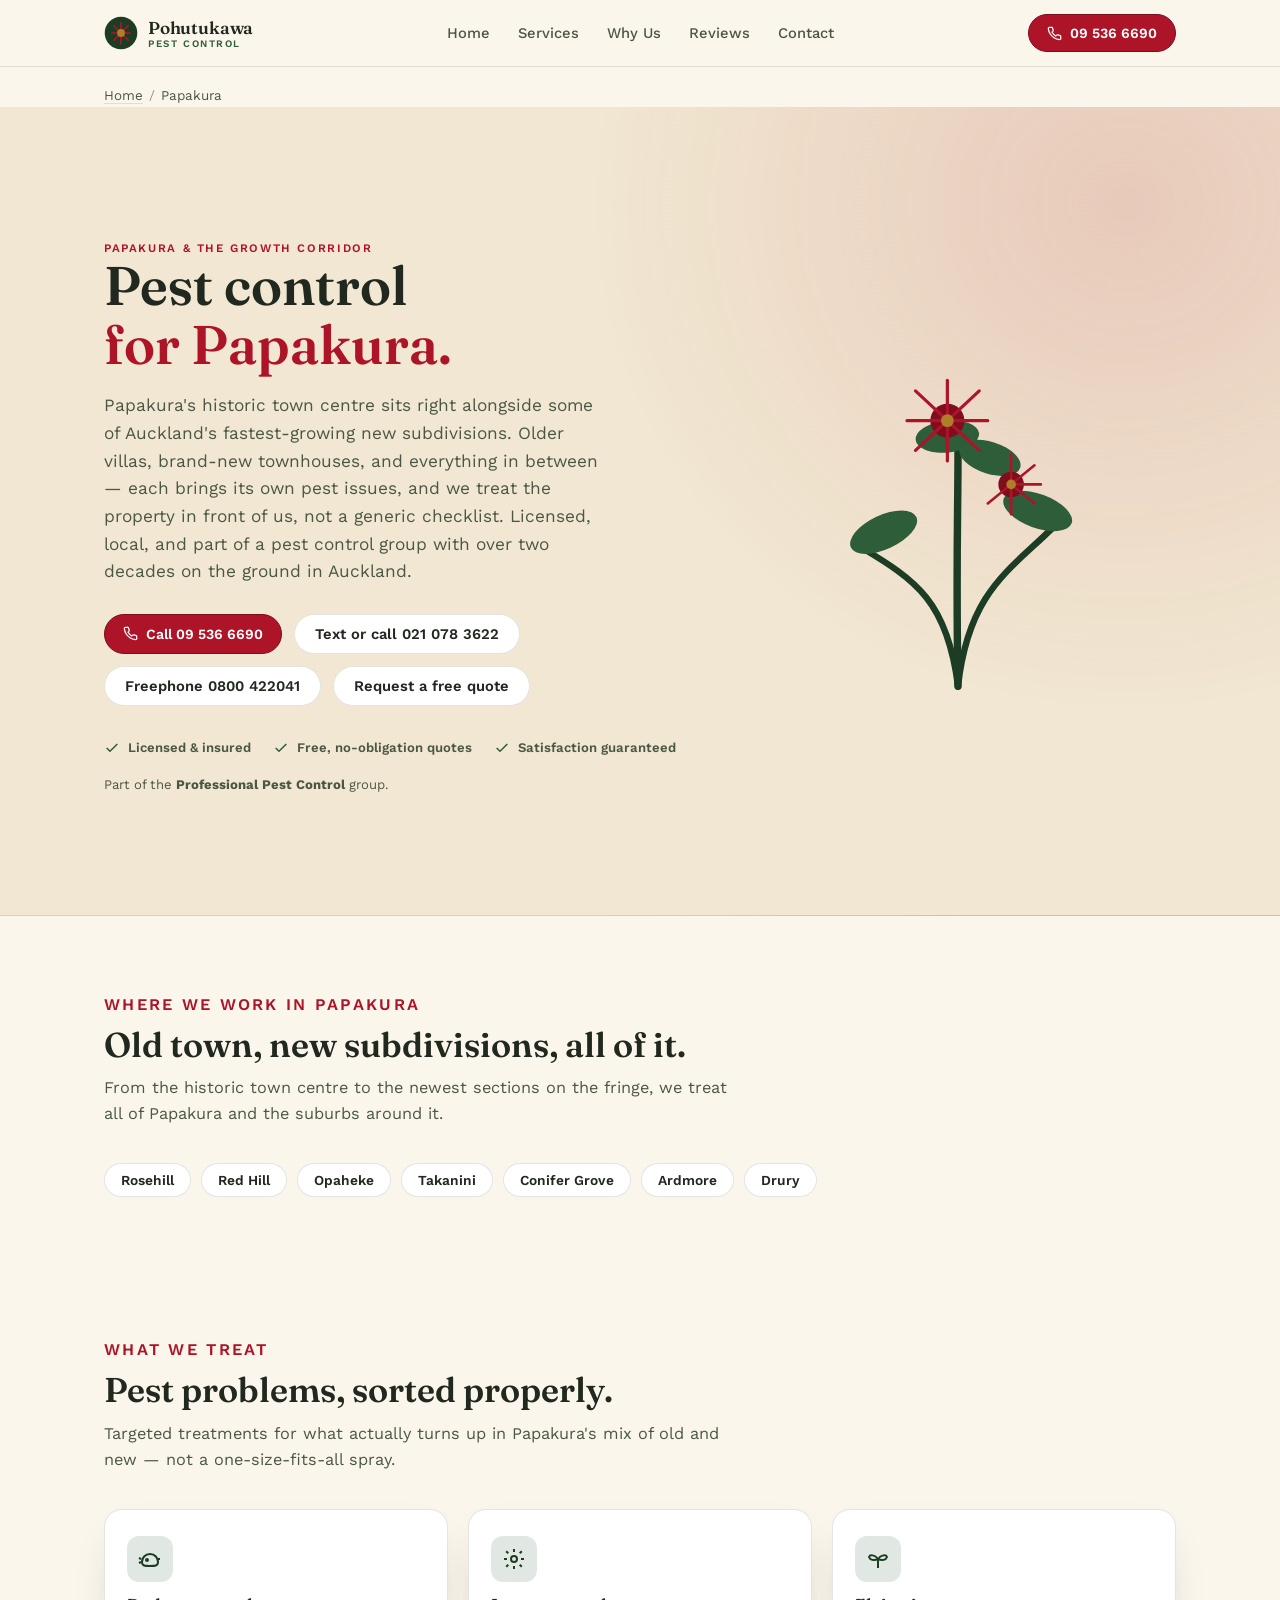
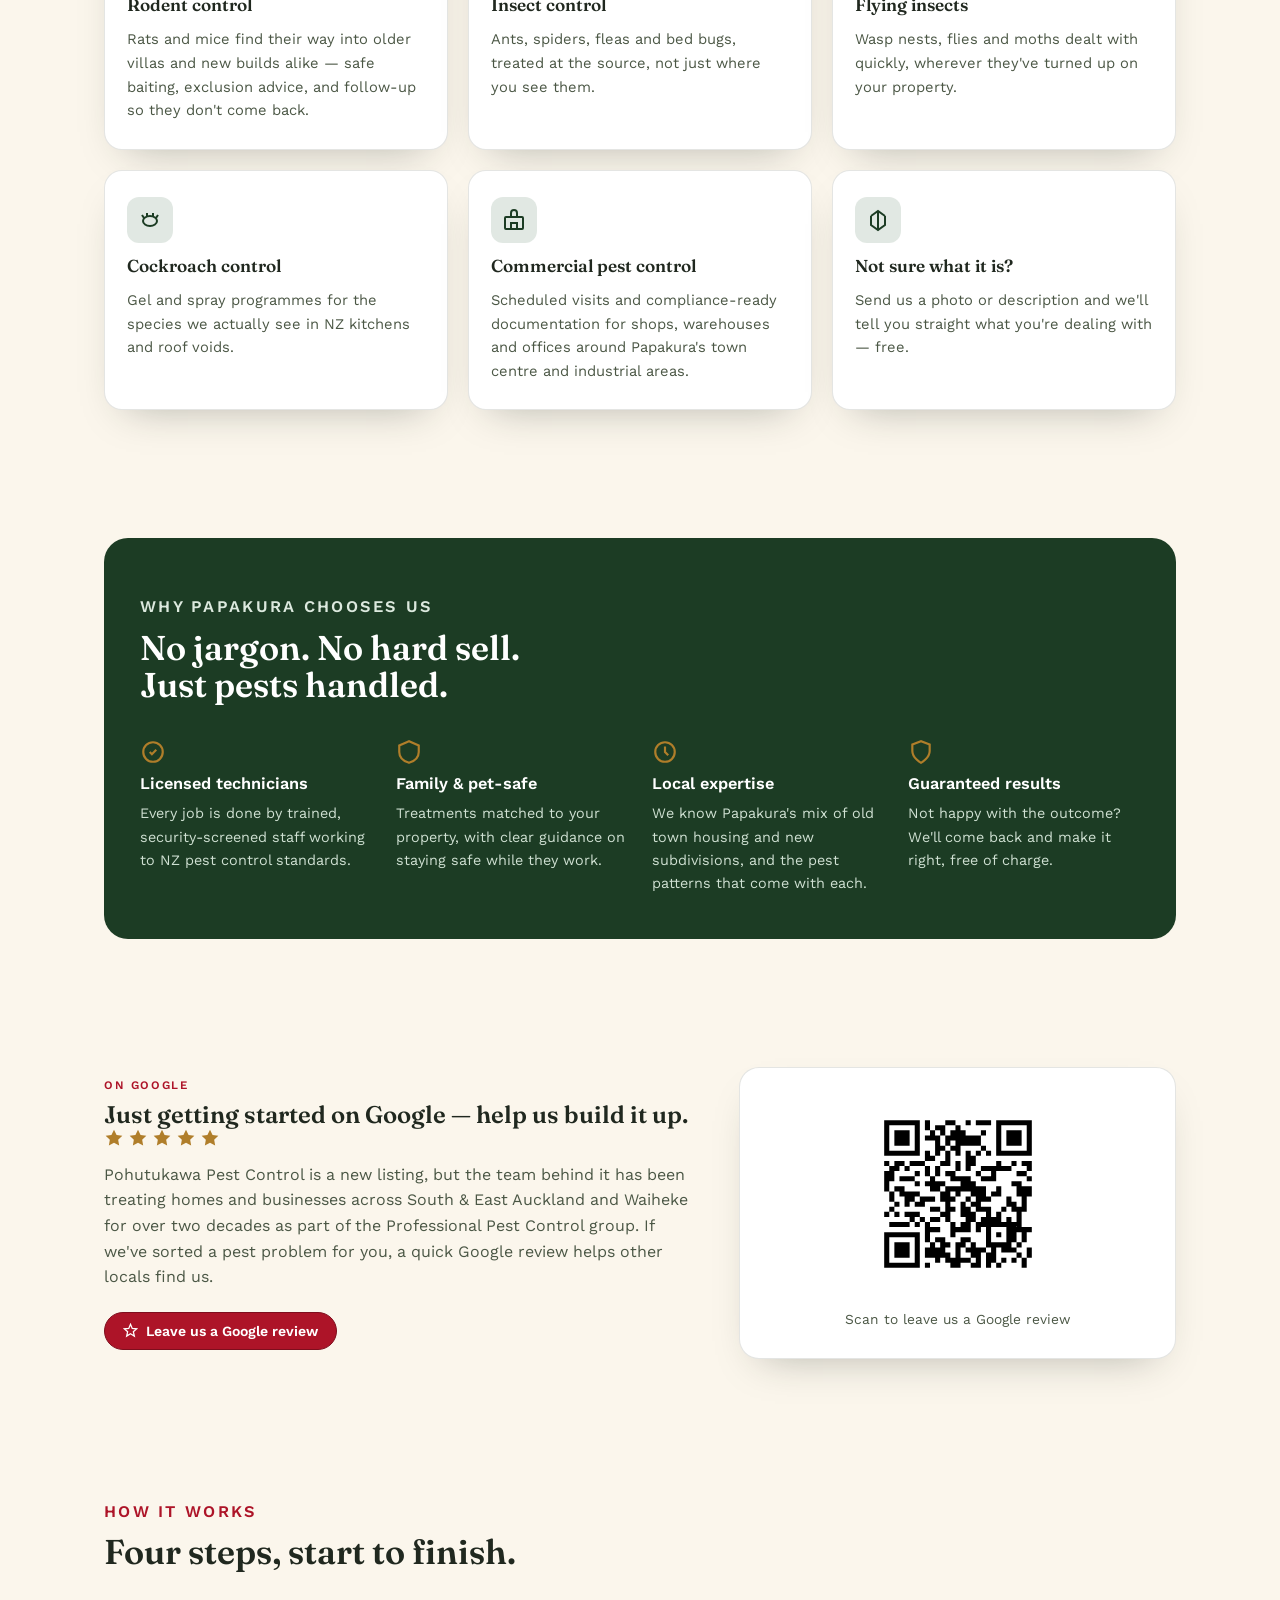
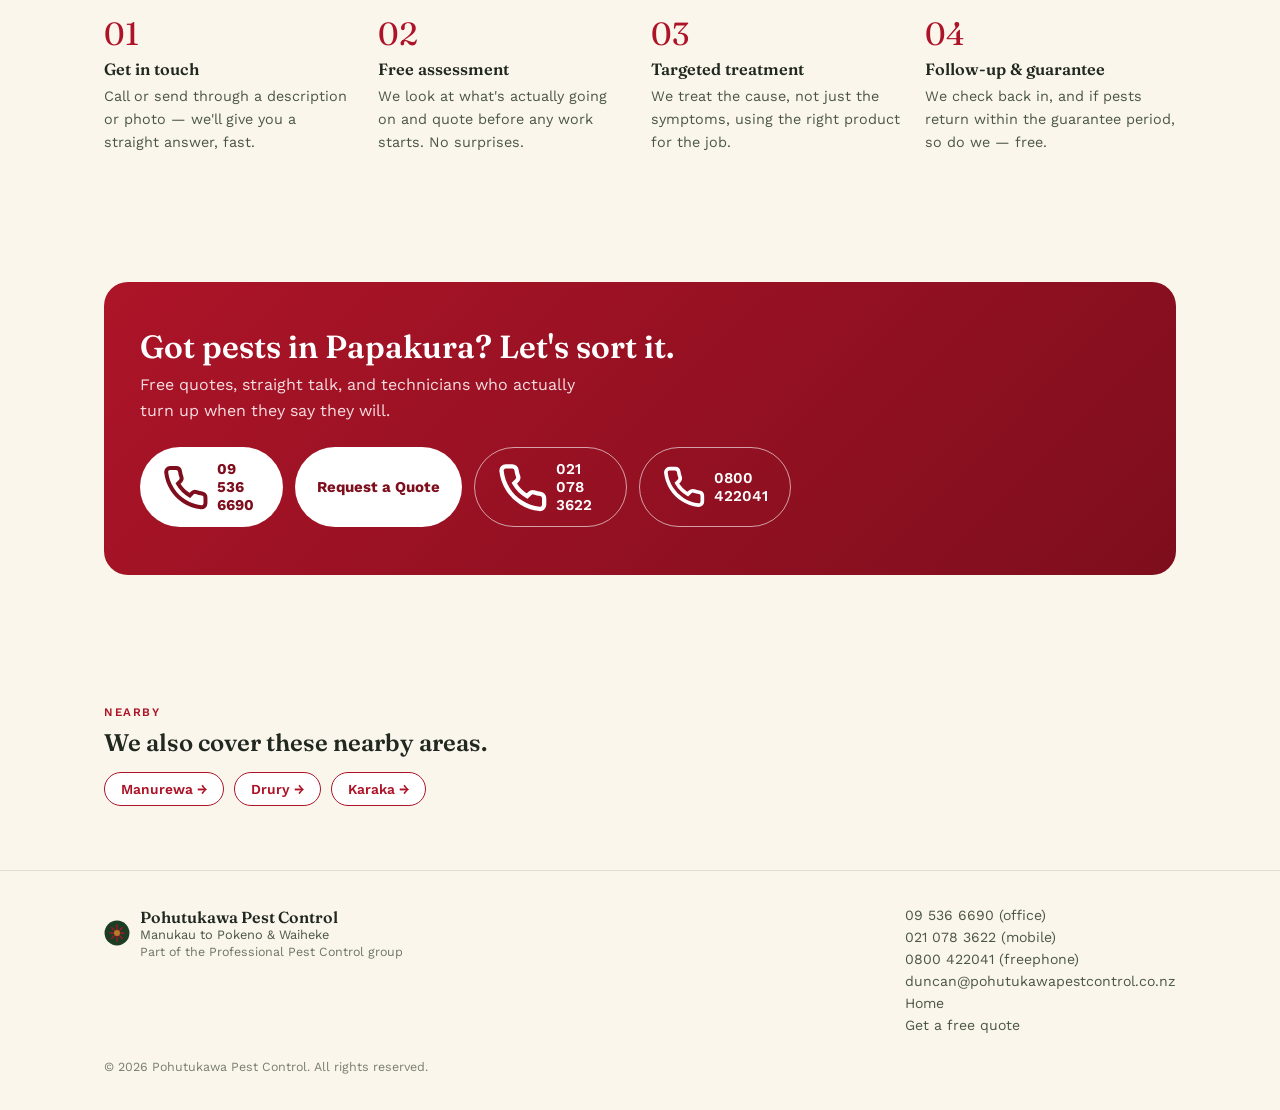
<file: papakura/index.html>
<!doctype html>
<html lang="en-NZ">
<head>
<meta charset="UTF-8">
<meta name="viewport" content="width=device-width, initial-scale=1">
<title>Pest Control Papakura | Pohutukawa Pest Control</title>
<meta name="description" content="Pest control in Papakura — Rosehill, Red Hill, Opaheke, Takanini &amp; Conifer Grove. Licensed technicians for homes, new builds and businesses. Call 0800 422041 or 09 536 6690.">
<link rel="canonical" href="https://pohutukawapestcontrol.co.nz/papakura/">

<meta property="og:type" content="website">
<meta property="og:site_name" content="Pohutukawa Pest Control">
<meta property="og:title" content="Pest Control Papakura | Pohutukawa Pest Control">
<meta property="og:description" content="Pest control in Papakura — Rosehill, Red Hill, Opaheke, Takanini &amp; Conifer Grove. Part of the Professional Pest Control group. Call 0800 422041 or 09 536 6690.">
<meta property="og:url" content="https://pohutukawapestcontrol.co.nz/papakura/">
<meta property="og:image" content="https://pohutukawapestcontrol.co.nz/og-image.png">
<meta property="og:image:width" content="1200">
<meta property="og:image:height" content="630">
<meta property="og:locale" content="en_NZ">
<meta name="twitter:card" content="summary_large_image">
<meta name="twitter:title" content="Pest Control Papakura | Pohutukawa Pest Control">
<meta name="twitter:description" content="Pest control in Papakura — Rosehill, Red Hill, Opaheke, Takanini &amp; Conifer Grove. Part of the Professional Pest Control group.">
<meta name="twitter:image" content="https://pohutukawapestcontrol.co.nz/og-image.png">

<link rel="icon" type="image/svg+xml" href="/favicon.svg">
<link rel="apple-touch-icon" href="/apple-touch-icon.png">

<link rel="preconnect" href="https://fonts.googleapis.com">
<link rel="preconnect" href="https://fonts.gstatic.com" crossorigin>
<link href="https://fonts.googleapis.com/css2?family=Fraunces:opsz,wght@9..144,400;9..144,500;9..144,600;9..144,700&family=Work+Sans:wght@400;500;600;700&display=swap" rel="stylesheet">
<link rel="stylesheet" href="/styles.css">

<!-- Google tag (gtag.js) -->
<script async src="https://www.googletagmanager.com/gtag/js?id=G-YW7M40ZTFR"></script>
<script>
  window.dataLayer = window.dataLayer || [];
  function gtag(){dataLayer.push(arguments);}
  gtag('js', new Date());
  gtag('config', 'G-YW7M40ZTFR');
  gtag('config', 'AW-18457186600');
</script>

<script type="application/ld+json">
{
  "@context": "https://schema.org",
  "@type": "LocalBusiness",
  "@id": "https://pohutukawapestcontrol.co.nz/papakura/#business",
  "name": "Pohutukawa Pest Control — Papakura",
  "image": "https://pohutukawapestcontrol.co.nz/og-image.png",
  "url": "https://pohutukawapestcontrol.co.nz/papakura/",
  "telephone": "+64-9-536-6690",
  "priceRange": "$$",
  "description": "Licensed pest control for Papakura homes, new subdivisions and businesses. Part of the Professional Pest Control group.",
  "areaServed": [
    {"@type": "Place", "name": "Papakura"},
    {"@type": "Place", "name": "Rosehill"},
    {"@type": "Place", "name": "Red Hill"},
    {"@type": "Place", "name": "Opaheke"},
    {"@type": "Place", "name": "Takanini"},
    {"@type": "Place", "name": "Conifer Grove"},
    {"@type": "Place", "name": "Ardmore"},
    {"@type": "Place", "name": "Drury"}
  ],
  "address": {
    "@type": "PostalAddress",
    "addressRegion": "Auckland",
    "addressCountry": "NZ"
  },
  "contactPoint": [
    {"@type": "ContactPoint", "telephone": "+64-9-536-6690", "contactType": "customer service", "areaServed": "NZ"},
    {"@type": "ContactPoint", "telephone": "+64-21-078-3622", "contactType": "customer service", "areaServed": "NZ"}
  ],
  "parentOrganization": {
    "@type": "Organization",
    "name": "Professional Pest Control"
  },
  "sameAs": ["https://share.google/aUHHUY9zKEMesCu1h"]
}
</script>

<script type="application/ld+json">{"@context":"https://schema.org","@type":"BreadcrumbList","itemListElement":[{"@type":"ListItem","position":1,"name":"Home","item":"https://pohutukawapestcontrol.co.nz/"},{"@type":"ListItem","position":2,"name":"Papakura","item":"https://pohutukawapestcontrol.co.nz/papakura/"}]}</script>
</head>
<body>
<header>
  <div class="wrap nav">
    <a class="brand" href="/">
      <svg viewBox="0 0 48 48" fill="none" aria-hidden="true">
        <circle cx="24" cy="24" r="23" fill="var(--green-deep)"/>
        <g stroke="var(--crimson)" stroke-width="2.4" stroke-linecap="round">
          <line x1="24" y1="24" x2="24" y2="9"/>
          <line x1="24" y1="24" x2="34" y2="14"/>
          <line x1="24" y1="24" x2="37" y2="24"/>
          <line x1="24" y1="24" x2="34" y2="34"/>
          <line x1="24" y1="24" x2="24" y2="39"/>
          <line x1="24" y1="24" x2="14" y2="34"/>
          <line x1="24" y1="24" x2="11" y2="24"/>
          <line x1="24" y1="24" x2="14" y2="14"/>
        </g>
        <circle cx="24" cy="24" r="5.5" fill="var(--gold)"/>
      </svg>
      <span class="brand-word">Pohutukawa<span>Pest Control</span></span>
    </a>
    <nav class="links">
      <a href="/">Home</a>
      <a href="#services">Services</a>
      <a href="#why">Why Us</a>
      <a href="#reviews">Reviews</a>
      <a href="#contact">Contact</a>
    </nav>
    <a class="call-btn" href="tel:+6495366690">
      <svg viewBox="0 0 24 24" fill="none" stroke="currentColor" stroke-width="2"><path d="M22 16.92v3a2 2 0 0 1-2.18 2 19.79 19.79 0 0 1-8.63-3.07 19.5 19.5 0 0 1-6-6 19.79 19.79 0 0 1-3.07-8.67A2 2 0 0 1 4.11 2h3a2 2 0 0 1 2 1.72c.127.96.362 1.903.7 2.81a2 2 0 0 1-.45 2.11L8.09 9.91a16 16 0 0 0 6 6l1.27-1.27a2 2 0 0 1 2.11-.45c.907.338 1.85.573 2.81.7A2 2 0 0 1 22 16.92z"/></svg>
      09 536 6690
    </a>
  </div>
</header>

<main id="top">
  <p class="wrap crumb"><a href="/">Home</a><span>/</span>Papakura</p>
  <section class="hero">
    <div class="wrap hero-grid">
      <div>
        <p class="eyebrow">Papakura &amp; the growth corridor</p>
        <h1>Pest control<br><em>for Papakura.</em></h1>
        <p class="lede">Papakura's historic town centre sits right alongside some of Auckland's fastest-growing new subdivisions. Older villas, brand-new townhouses, and everything in between — each brings its own pest issues, and we treat the property in front of us, not a generic checklist. Licensed, local, and part of a pest control group with over two decades on the ground in Auckland.</p>
        <div class="hero-ctas">
          <a class="call-btn" href="tel:+6495366690">
            <svg viewBox="0 0 24 24" fill="none" stroke="currentColor" stroke-width="2"><path d="M22 16.92v3a2 2 0 0 1-2.18 2 19.79 19.79 0 0 1-8.63-3.07 19.5 19.5 0 0 1-6-6 19.79 19.79 0 0 1-3.07-8.67A2 2 0 0 1 4.11 2h3a2 2 0 0 1 2 1.72c.127.96.362 1.903.7 2.81a2 2 0 0 1-.45 2.11L8.09 9.91a16 16 0 0 0 6 6l1.27-1.27a2 2 0 0 1 2.11-.45c.907.338 1.85.573 2.81.7A2 2 0 0 1 22 16.92z"/></svg>
            Call 09 536 6690
          </a>
          <a class="btn-ghost" href="tel:+64210783622">Text or call 021 078 3622</a> <a class="btn-ghost" href="tel:+64800422041">Freephone 0800 422041</a> <a class="btn-ghost" href="/book/">Request a free quote</a>
        </div>
        <div class="badges">
          <span class="badge"><svg viewBox="0 0 24 24" fill="none" stroke="currentColor" stroke-width="2.2"><path d="M20 6 9 17l-5-5"/></svg>Licensed &amp; insured</span>
          <span class="badge"><svg viewBox="0 0 24 24" fill="none" stroke="currentColor" stroke-width="2.2"><path d="M20 6 9 17l-5-5"/></svg>Free, no-obligation quotes</span>
          <span class="badge"><svg viewBox="0 0 24 24" fill="none" stroke="currentColor" stroke-width="2.2"><path d="M20 6 9 17l-5-5"/></svg>Satisfaction guaranteed</span>
        </div>
        <p style="margin-top:18px;font-size:0.82rem;color:var(--ink-soft);">Part of the <strong>Professional Pest Control</strong> group.</p>
      </div>
      <div class="hero-art">
        <svg viewBox="0 0 320 360" fill="none" aria-hidden="true">
          <path d="M160 340 C150 260 120 240 70 210" stroke="var(--green-deep)" stroke-width="6" stroke-linecap="round"/>
          <path d="M160 340 C170 250 210 230 250 190" stroke="var(--green-deep)" stroke-width="6" stroke-linecap="round"/>
          <path d="M160 340 C158 230 160 180 160 120" stroke="var(--green-deep)" stroke-width="7" stroke-linecap="round"/>
          <g>
            <ellipse cx="90" cy="195" rx="34" ry="16" fill="var(--green)" transform="rotate(-25 90 195)"/>
            <ellipse cx="235" cy="175" rx="34" ry="16" fill="var(--green)" transform="rotate(20 235 175)"/>
            <ellipse cx="150" cy="105" rx="30" ry="15" fill="var(--green)" transform="rotate(-6 150 105)"/>
            <ellipse cx="190" cy="125" rx="30" ry="15" fill="var(--green)" transform="rotate(18 190 125)"/>
          </g>
          <g>
            <circle cx="150" cy="90" r="16" fill="var(--crimson-deep)"/>
            <g stroke="var(--crimson)" stroke-width="3" stroke-linecap="round">
              <line x1="150" y1="90" x2="150" y2="52"/>
              <line x1="150" y1="90" x2="180" y2="62"/>
              <line x1="150" y1="90" x2="188" y2="90"/>
              <line x1="150" y1="90" x2="180" y2="118"/>
              <line x1="150" y1="90" x2="150" y2="128"/>
              <line x1="150" y1="90" x2="120" y2="118"/>
              <line x1="150" y1="90" x2="112" y2="90"/>
              <line x1="150" y1="90" x2="120" y2="62"/>
            </g>
            <circle cx="150" cy="90" r="6" fill="var(--gold)"/>
          </g>
          <g>
            <circle cx="210" cy="150" r="12" fill="var(--crimson-deep)"/>
            <g stroke="var(--crimson)" stroke-width="2.4" stroke-linecap="round">
              <line x1="210" y1="150" x2="210" y2="122"/>
              <line x1="210" y1="150" x2="232" y2="132"/>
              <line x1="210" y1="150" x2="238" y2="150"/>
              <line x1="210" y1="150" x2="232" y2="168"/>
              <line x1="210" y1="150" x2="210" y2="178"/>
              <line x1="210" y1="150" x2="188" y2="168"/>
            </g>
            <circle cx="210" cy="150" r="4.5" fill="var(--gold)"/>
          </g>
        </svg>
      </div>
    </div>
  </section>

  <section id="areas">
    <div class="wrap">
      <div class="section-head">
        <p class="eyebrow">Where We Work In Papakura</p>
        <h2>Old town, new subdivisions, all of it.</h2>
        <p>From the historic town centre to the newest sections on the fringe, we treat all of Papakura and the suburbs around it.</p>
      </div>
      <div class="suburb-list">
        <span class="pill">Rosehill</span>
        <span class="pill">Red Hill</span>
        <span class="pill">Opaheke</span>
        <span class="pill">Takanini</span>
        <span class="pill">Conifer Grove</span>
        <span class="pill">Ardmore</span>
        <span class="pill">Drury</span>
      </div>
    </div>
  </section>

  <section id="services">
    <div class="wrap">
      <div class="section-head">
        <p class="eyebrow">What We Treat</p>
        <h2>Pest problems, sorted properly.</h2>
        <p>Targeted treatments for what actually turns up in Papakura's mix of old and new — not a one-size-fits-all spray.</p>
      </div>
      <div class="services-grid">
        <div class="svc-card">
          <div class="svc-icon"><svg viewBox="0 0 24 24" fill="none" stroke="currentColor" stroke-width="2"><path d="M4 15c0-4 3-8 8-8s8 4 8 8-3 4-8 4-8 0-8-4Z"/><circle cx="9" cy="13" r="1"/><path d="M20 12h2M3 15l-2 1M3 12l-2-1"/></svg></div>
          <h3>Rodent control</h3>
          <p>Rats and mice find their way into older villas and new builds alike — safe baiting, exclusion advice, and follow-up so they don't come back.</p>
        </div>
        <div class="svc-card">
          <div class="svc-icon"><svg viewBox="0 0 24 24" fill="none" stroke="currentColor" stroke-width="2"><circle cx="12" cy="12" r="3"/><path d="M12 2v3M12 19v3M4.2 4.2l2.1 2.1M17.7 17.7l2.1 2.1M2 12h3M19 12h3M4.2 19.8l2.1-2.1M17.7 6.3l2.1-2.1"/></svg></div>
          <h3>Insect control</h3>
          <p>Ants, spiders, fleas and bed bugs, treated at the source, not just where you see them.</p>
        </div>
        <div class="svc-card">
          <div class="svc-icon"><svg viewBox="0 0 24 24" fill="none" stroke="currentColor" stroke-width="2"><path d="M12 12c3-4 8-5 9-2-1 3-5 4-9 2Zm0 0c-3-4-8-5-9-2 1 3 5 4 9 2Z"/><path d="M12 12v9"/></svg></div>
          <h3>Flying insects</h3>
          <p>Wasp nests, flies and moths dealt with quickly, wherever they've turned up on your property.</p>
        </div>
        <div class="svc-card">
          <div class="svc-icon"><svg viewBox="0 0 24 24" fill="none" stroke="currentColor" stroke-width="2"><ellipse cx="12" cy="13" rx="7" ry="5"/><path d="M6 10 4 7M18 10l2-3M9 8V5M15 8V5"/></svg></div>
          <h3>Cockroach control</h3>
          <p>Gel and spray programmes for the species we actually see in NZ kitchens and roof voids.</p>
        </div>
        <div class="svc-card">
          <div class="svc-icon"><svg viewBox="0 0 24 24" fill="none" stroke="currentColor" stroke-width="2"><rect x="3" y="9" width="18" height="12" rx="1"/><path d="M9 21v-6h6v6M9 9V5a3 3 0 0 1 6 0v4"/></svg></div>
          <h3>Commercial pest control</h3>
          <p>Scheduled visits and compliance-ready documentation for shops, warehouses and offices around Papakura's town centre and industrial areas.</p>
        </div>
        <div class="svc-card">
          <div class="svc-icon"><svg viewBox="0 0 24 24" fill="none" stroke="currentColor" stroke-width="2"><path d="M12 3v18M5 8l7-5 7 5M5 8v9l7 5 7-5V8"/></svg></div>
          <h3>Not sure what it is?</h3>
          <p>Send us a photo or description and we'll tell you straight what you're dealing with — free.</p>
        </div>
      </div>
    </div>
  </section>

  <section id="why">
    <div class="wrap">
      <div class="why-band">
        <div class="section-head">
          <p class="eyebrow">Why Papakura Chooses Us</p>
          <h2>No jargon. No hard sell. Just pests handled.</h2>
        </div>
        <div class="why-grid">
          <div class="why-item">
            <svg viewBox="0 0 24 24" fill="none" stroke="currentColor" stroke-width="2"><path d="m9 12 2 2 4-4"/><circle cx="12" cy="12" r="9"/></svg>
            <h3>Licensed technicians</h3>
            <p>Every job is done by trained, security-screened staff working to NZ pest control standards.</p>
          </div>
          <div class="why-item">
            <svg viewBox="0 0 24 24" fill="none" stroke="currentColor" stroke-width="2"><path d="M12 2 3 6v6c0 5 4 8.5 9 10 5-1.5 9-5 9-10V6l-9-4Z"/></svg>
            <h3>Family &amp; pet-safe</h3>
            <p>Treatments matched to your property, with clear guidance on staying safe while they work.</p>
          </div>
          <div class="why-item">
            <svg viewBox="0 0 24 24" fill="none" stroke="currentColor" stroke-width="2"><circle cx="12" cy="12" r="9"/><path d="M12 7v5l3 3"/></svg>
            <h3>Local expertise</h3>
            <p>We know Papakura's mix of old town housing and new subdivisions, and the pest patterns that come with each.</p>
          </div>
          <div class="why-item">
            <svg viewBox="0 0 24 24" fill="none" stroke="currentColor" stroke-width="2"><path d="M12 22s8-4.5 8-11V5l-8-3-8 3v6c0 6.5 8 11 8 11Z"/></svg>
            <h3>Guaranteed results</h3>
            <p>Not happy with the outcome? We'll come back and make it right, free of charge.</p>
          </div>
        </div>
      </div>
    </div>
  </section>

  <section id="reviews">
    <div class="wrap reviews-grid">
      <div>
        <p class="eyebrow">On Google</p>
        <h2 style="margin-top:8px;">Just getting started on Google — help us build it up.</h2>
        <div class="stars" aria-hidden="true">
          <svg viewBox="0 0 24 24" fill="currentColor"><path d="M12 2l3.09 6.26L22 9.27l-5 4.87 1.18 6.88L12 17.77l-6.18 3.25L7 14.14 2 9.27l6.91-1.01L12 2z"/></svg>
          <svg viewBox="0 0 24 24" fill="currentColor"><path d="M12 2l3.09 6.26L22 9.27l-5 4.87 1.18 6.88L12 17.77l-6.18 3.25L7 14.14 2 9.27l6.91-1.01L12 2z"/></svg>
          <svg viewBox="0 0 24 24" fill="currentColor"><path d="M12 2l3.09 6.26L22 9.27l-5 4.87 1.18 6.88L12 17.77l-6.18 3.25L7 14.14 2 9.27l6.91-1.01L12 2z"/></svg>
          <svg viewBox="0 0 24 24" fill="currentColor"><path d="M12 2l3.09 6.26L22 9.27l-5 4.87 1.18 6.88L12 17.77l-6.18 3.25L7 14.14 2 9.27l6.91-1.01L12 2z"/></svg>
          <svg viewBox="0 0 24 24" fill="currentColor"><path d="M12 2l3.09 6.26L22 9.27l-5 4.87 1.18 6.88L12 17.77l-6.18 3.25L7 14.14 2 9.27l6.91-1.01L12 2z"/></svg>
        </div>
        <p>Pohutukawa Pest Control is a new listing, but the team behind it has been treating homes and businesses across South &amp; East Auckland and Waiheke for over two decades as part of the Professional Pest Control group. If we've sorted a pest problem for you, a quick Google review helps other locals find us.</p>
        <a class="call-btn" style="margin-top:22px;" href="https://g.page/r/CVelAb06vVBvEBM/review" target="_blank" rel="noopener">
          <svg viewBox="0 0 24 24" fill="none" stroke="currentColor" stroke-width="2"><path d="M12 17.27 18.18 21l-1.64-7.03L22 9.24l-7.19-.61L12 2 9.19 8.63 2 9.24l5.46 4.73L5.82 21z"/></svg>
          Leave us a Google review
        </a>
      </div>
      <div class="qr-card">
        <div class="qr-wrap">
          <svg viewBox="0 0 33 33" xmlns="http://www.w3.org/2000/svg"><rect width="33" height="33" fill="#fff"/><path d="M2,2H3V3H2zM3,2H4V3H3zM4,2H5V3H4zM5,2H6V3H5zM6,2H7V3H6zM7,2H8V3H7zM8,2H9V3H8zM10,2H11V3H10zM14,2H15V3H14zM15,2H16V3H15zM18,2H19V3H18zM20,2H21V3H20zM21,2H22V3H21zM22,2H23V3H22zM24,2H25V3H24zM25,2H26V3H25zM26,2H27V3H26zM27,2H28V3H27zM28,2H29V3H28zM29,2H30V3H29zM30,2H31V3H30zM2,3H3V4H2zM8,3H9V4H8zM10,3H11V4H10zM12,3H13V4H12zM13,3H14V4H13zM16,3H17V4H16zM24,3H25V4H24zM30,3H31V4H30zM2,4H3V5H2zM4,4H5V5H4zM5,4H6V5H5zM6,4H7V5H6zM8,4H9V5H8zM11,4H12V5H11zM13,4H14V5H13zM15,4H16V5H15zM16,4H17V5H16zM17,4H18V5H17zM21,4H22V5H21zM24,4H25V5H24zM26,4H27V5H26zM27,4H28V5H27zM28,4H29V5H28zM30,4H31V5H30zM2,5H3V6H2zM4,5H5V6H4zM5,5H6V6H5zM6,5H7V6H6zM8,5H9V6H8zM10,5H11V6H10zM11,5H12V6H11zM12,5H13V6H12zM14,5H15V6H14zM15,5H16V6H15zM16,5H17V6H16zM17,5H18V6H17zM18,5H19V6H18zM19,5H20V6H19zM20,5H21V6H20zM24,5H25V6H24zM26,5H27V6H26zM27,5H28V6H27zM28,5H29V6H28zM30,5H31V6H30zM2,6H3V7H2zM4,6H5V7H4zM5,6H6V7H5zM6,6H7V7H6zM8,6H9V7H8zM12,6H13V7H12zM14,6H15V7H14zM16,6H17V7H16zM17,6H18V7H17zM18,6H19V7H18zM19,6H20V7H19zM20,6H21V7H20zM24,6H25V7H24zM26,6H27V7H26zM27,6H28V7H27zM28,6H29V7H28zM30,6H31V7H30zM2,7H3V8H2zM8,7H9V8H8zM12,7H13V8H12zM13,7H14V8H13zM15,7H16V8H15zM16,7H17V8H16zM21,7H22V8H21zM24,7H25V8H24zM30,7H31V8H30zM2,8H3V9H2zM3,8H4V9H3zM4,8H5V9H4zM5,8H6V9H5zM6,8H7V9H6zM7,8H8V9H7zM8,8H9V9H8zM10,8H11V9H10zM12,8H13V9H12zM14,8H15V9H14zM16,8H17V9H16zM18,8H19V9H18zM20,8H21V9H20zM22,8H23V9H22zM24,8H25V9H24zM25,8H26V9H25zM26,8H27V9H26zM27,8H28V9H27zM28,8H29V9H28zM29,8H30V9H29zM30,8H31V9H30zM10,9H11V10H10zM11,9H12V10H11zM14,9H15V10H14zM18,9H19V10H18zM19,9H20V10H19zM2,10H3V11H2zM4,10H5V11H4zM5,10H6V11H5zM7,10H8V11H7zM8,10H9V11H8zM9,10H10V11H9zM13,10H14V11H13zM14,10H15V11H14zM16,10H17V11H16zM18,10H19V11H18zM19,10H20V11H19zM24,10H25V11H24zM27,10H28V11H27zM29,10H30V11H29zM30,10H31V11H30zM3,11H4V12H3zM4,11H5V12H4zM6,11H7V12H6zM10,11H11V12H10zM12,11H13V12H12zM16,11H17V12H16zM18,11H19V12H18zM21,11H22V12H21zM22,11H23V12H22zM23,11H24V12H23zM24,11H25V12H24zM25,11H26V12H25zM26,11H27V12H26zM30,11H31V12H30zM2,12H3V13H2zM3,12H4V13H3zM8,12H9V13H8zM10,12H11V13H10zM12,12H13V13H12zM14,12H15V13H14zM15,12H16V13H15zM20,12H21V13H20zM23,12H24V13H23zM28,12H29V13H28zM29,12H30V13H29zM2,13H3V14H2zM3,13H4V14H3zM5,13H6V14H5zM6,13H7V14H6zM7,13H8V14H7zM11,13H12V14H11zM15,13H16V14H15zM16,13H17V14H16zM17,13H18V14H17zM18,13H19V14H18zM21,13H22V14H21zM22,13H23V14H22zM23,13H24V14H23zM30,13H31V14H30zM2,14H3V15H2zM8,14H9V15H8zM10,14H11V15H10zM11,14H12V15H11zM12,14H13V15H12zM13,14H14V15H13zM17,14H18V15H17zM18,14H19V15H18zM19,14H20V15H19zM27,14H28V15H27zM28,14H29V15H28zM2,15H3V16H2zM4,15H5V16H4zM5,15H6V16H5zM11,15H12V16H11zM12,15H13V16H12zM14,15H15V16H14zM15,15H16V16H15zM16,15H17V16H16zM17,15H18V16H17zM18,15H19V16H18zM19,15H20V16H19zM20,15H21V16H20zM21,15H22V16H21zM24,15H25V16H24zM28,15H29V16H28zM29,15H30V16H29zM30,15H31V16H30zM3,16H4V17H3zM5,16H6V17H5zM6,16H7V17H6zM7,16H8V17H7zM8,16H9V17H8zM13,16H14V17H13zM14,16H15V17H14zM16,16H17V17H16zM19,16H20V17H19zM20,16H21V17H20zM21,16H22V17H21zM23,16H24V17H23zM24,16H25V17H24zM28,16H29V17H28zM29,16H30V17H29zM30,16H31V17H30zM3,17H4V18H3zM6,17H7V18H6zM7,17H8V18H7zM9,17H10V18H9zM10,17H11V18H10zM11,17H12V18H11zM13,17H14V18H13zM14,17H15V18H14zM15,17H16V18H15zM18,17H19V18H18zM20,17H21V18H20zM21,17H22V18H21zM22,17H23V18H22zM26,17H27V18H26zM29,17H30V18H29zM4,18H5V19H4zM6,18H7V19H6zM8,18H9V19H8zM9,18H10V19H9zM14,18H15V19H14zM17,18H18V19H17zM19,18H20V19H19zM20,18H21V19H20zM26,18H27V19H26zM27,18H28V19H27zM29,18H30V19H29zM3,19H4V20H3zM11,19H12V20H11zM12,19H13V20H12zM14,19H15V20H14zM15,19H16V20H15zM17,19H18V20H17zM18,19H19V20H18zM20,19H21V20H20zM21,19H22V20H21zM22,19H23V20H22zM25,19H26V20H25zM27,19H28V20H27zM28,19H29V20H28zM29,19H30V20H29zM2,20H3V21H2zM4,20H5V21H4zM6,20H7V21H6zM7,20H8V21H7zM8,20H9V21H8zM13,20H14V21H13zM14,20H15V21H14zM17,20H18V21H17zM18,20H19V21H18zM19,20H20V21H19zM22,20H23V21H22zM24,20H25V21H24zM28,20H29V21H28zM7,21H8V22H7zM9,21H10V22H9zM11,21H12V22H11zM12,21H13V22H12zM14,21H15V22H14zM18,21H19V22H18zM19,21H20V22H19zM21,21H22V22H21zM22,21H23V22H22zM23,21H24V22H23zM24,21H25V22H24zM26,21H27V22H26zM28,21H29V22H28zM3,22H4V23H3zM4,22H5V23H4zM5,22H6V23H5zM6,22H7V23H6zM8,22H9V23H8zM10,22H11V23H10zM15,22H16V23H15zM17,22H18V23H17zM18,22H19V23H18zM20,22H21V23H20zM21,22H22V23H21zM22,22H23V23H22zM23,22H24V23H23zM24,22H25V23H24zM25,22H26V23H25zM26,22H27V23H26zM27,22H28V23H27zM28,22H29V23H28zM10,23H11V24H10zM11,23H12V24H11zM12,23H13V24H12zM15,23H16V24H15zM16,23H17V24H16zM17,23H18V24H17zM18,23H19V24H18zM20,23H21V24H20zM22,23H23V24H22zM26,23H27V24H26zM27,23H28V24H27zM28,23H29V24H28zM29,23H30V24H29zM30,23H31V24H30zM2,24H3V25H2zM3,24H4V25H3zM4,24H5V25H4zM5,24H6V25H5zM6,24H7V25H6zM7,24H8V25H7zM8,24H9V25H8zM10,24H11V25H10zM15,24H16V25H15zM22,24H23V25H22zM24,24H25V25H24zM26,24H27V25H26zM27,24H28V25H27zM29,24H30V25H29zM2,25H3V26H2zM8,25H9V26H8zM10,25H11V26H10zM12,25H13V26H12zM13,25H14V26H13zM17,25H18V26H17zM18,25H19V26H18zM22,25H23V26H22zM26,25H27V26H26zM27,25H28V26H27zM29,25H30V26H29zM2,26H3V27H2zM4,26H5V27H4zM5,26H6V27H5zM6,26H7V27H6zM8,26H9V27H8zM11,26H12V27H11zM13,26H14V27H13zM14,26H15V27H14zM16,26H17V27H16zM17,26H18V27H17zM19,26H20V27H19zM22,26H23V27H22zM23,26H24V27H23zM24,26H25V27H24zM25,26H26V27H25zM26,26H27V27H26zM28,26H29V27H28zM2,27H3V28H2zM4,27H5V28H4zM5,27H6V28H5zM6,27H7V28H6zM8,27H9V28H8zM10,27H11V28H10zM11,27H12V28H11zM12,27H13V28H12zM13,27H14V28H13zM16,27H17V28H16zM18,27H19V28H18zM19,27H20V28H19zM20,27H21V28H20zM21,27H22V28H21zM23,27H24V28H23zM25,27H26V28H25zM26,27H27V28H26zM27,27H28V28H27zM30,27H31V28H30zM2,28H3V29H2zM4,28H5V29H4zM5,28H6V29H5zM6,28H7V29H6zM8,28H9V29H8zM10,28H11V29H10zM11,28H12V29H11zM12,28H13V29H12zM13,28H14V29H13zM14,28H15V29H14zM16,28H17V29H16zM19,28H20V29H19zM20,28H21V29H20zM22,28H23V29H22zM23,28H24V29H23zM28,28H29V29H28zM30,28H31V29H30zM2,29H3V30H2zM8,29H9V30H8zM12,29H13V30H12zM14,29H15V30H14zM15,29H16V30H15zM16,29H17V30H16zM17,29H18V30H17zM18,29H19V30H18zM20,29H21V30H20zM22,29H23V30H22zM23,29H24V30H23zM25,29H26V30H25zM27,29H28V30H27zM29,29H30V30H29zM2,30H3V31H2zM3,30H4V31H3zM4,30H5V31H4zM5,30H6V31H5zM6,30H7V31H6zM7,30H8V31H7zM8,30H9V31H8zM10,30H11V31H10zM15,30H16V31H15zM16,30H17V31H16zM19,30H20V31H19zM20,30H21V31H20zM22,30H23V31H22zM24,30H25V31H24zM29,30H30V31H29z" fill="#000"/></svg>
        </div>
        <p>Scan to leave us a Google review</p>
      </div>
    </div>
  </section>

  <section id="process">
    <div class="wrap">
      <div class="section-head">
        <p class="eyebrow">How It Works</p>
        <h2>Four steps, start to finish.</h2>
      </div>
      <div class="process-grid">
        <div class="step"><span class="step-num">01</span><h3>Get in touch</h3><p>Call or send through a description or photo — we'll give you a straight answer, fast.</p></div>
        <div class="step"><span class="step-num">02</span><h3>Free assessment</h3><p>We look at what's actually going on and quote before any work starts. No surprises.</p></div>
        <div class="step"><span class="step-num">03</span><h3>Targeted treatment</h3><p>We treat the cause, not just the symptoms, using the right product for the job.</p></div>
        <div class="step"><span class="step-num">04</span><h3>Follow-up &amp; guarantee</h3><p>We check back in, and if pests return within the guarantee period, so do we — free.</p></div>
      </div>
    </div>
  </section>

  <section id="contact">
    <div class="wrap">
      <div class="cta-band">
        <div>
          <h2>Got pests in Papakura? Let's sort it.</h2>
          <p>Free quotes, straight talk, and technicians who actually turn up when they say they will.</p>
        </div>
        <div class="cta-actions">
          <a class="btn-solid" href="tel:+6495366690">
            <svg viewBox="0 0 24 24" fill="none" stroke="currentColor" stroke-width="2"><path d="M22 16.92v3a2 2 0 0 1-2.18 2 19.79 19.79 0 0 1-8.63-3.07 19.5 19.5 0 0 1-6-6 19.79 19.79 0 0 1-3.07-8.67A2 2 0 0 1 4.11 2h3a2 2 0 0 1 2 1.72c.127.96.362 1.903.7 2.81a2 2 0 0 1-.45 2.11L8.09 9.91a16 16 0 0 0 6 6l1.27-1.27a2 2 0 0 1 2.11-.45c.907.338 1.85.573 2.81.7A2 2 0 0 1 22 16.92z"/></svg>
            09 536 6690
          </a>
          <a class="btn-solid" href="/book/">Request a Quote</a> <a class="btn-outline" href="tel:+64210783622">
            <svg viewBox="0 0 24 24" fill="none" stroke="currentColor" stroke-width="2"><path d="M22 16.92v3a2 2 0 0 1-2.18 2 19.79 19.79 0 0 1-8.63-3.07 19.5 19.5 0 0 1-6-6 19.79 19.79 0 0 1-3.07-8.67A2 2 0 0 1 4.11 2h3a2 2 0 0 1 2 1.72c.127.96.362 1.903.7 2.81a2 2 0 0 1-.45 2.11L8.09 9.91a16 16 0 0 0 6 6l1.27-1.27a2 2 0 0 1 2.11-.45c.907.338 1.85.573 2.81.7A2 2 0 0 1 22 16.92z"/></svg>
            021 078 3622
          </a>
          <a class="btn-outline" href="tel:+64800422041">
            <svg viewBox="0 0 24 24" fill="none" stroke="currentColor" stroke-width="2"><path d="M22 16.92v3a2 2 0 0 1-2.18 2 19.79 19.79 0 0 1-8.63-3.07 19.5 19.5 0 0 1-6-6 19.79 19.79 0 0 1-3.07-8.67A2 2 0 0 1 4.11 2h3a2 2 0 0 1 2 1.72c.127.96.362 1.903.7 2.81a2 2 0 0 1-.45 2.11L8.09 9.91a16 16 0 0 0 6 6l1.27-1.27a2 2 0 0 1 2.11-.45c.907.338 1.85.573 2.81.7A2 2 0 0 1 22 16.92z"/></svg>
            0800 422041
          </a>
        </div>
      </div>
    </div>
  </section>
</main>

<section id="nearby">
  <div class="wrap">
    <p class="eyebrow">Nearby</p>
    <h2 style="margin-top:8px;">We also cover these nearby areas.</h2>
    <div class="suburb-list" style="margin-top:16px;">
      <a class="pill pill-link" href="/manurewa/">Manurewa →</a>
      <a class="pill pill-link" href="/drury/">Drury →</a>
      <a class="pill pill-link" href="/karaka/">Karaka →</a>
    </div>
  </div>
</section>

<footer>
  <div class="wrap foot-grid">
    <div class="foot-brand">
      <svg viewBox="0 0 48 48" fill="none" aria-hidden="true">
        <circle cx="24" cy="24" r="23" fill="var(--green-deep)"/>
        <g stroke="var(--crimson)" stroke-width="2.4" stroke-linecap="round">
          <line x1="24" y1="24" x2="24" y2="9"/><line x1="24" y1="24" x2="34" y2="14"/>
          <line x1="24" y1="24" x2="37" y2="24"/><line x1="24" y1="24" x2="34" y2="34"/>
          <line x1="24" y1="24" x2="24" y2="39"/><line x1="24" y1="24" x2="14" y2="34"/>
          <line x1="24" y1="24" x2="11" y2="24"/><line x1="24" y1="24" x2="14" y2="14"/>
        </g>
        <circle cx="24" cy="24" r="5.5" fill="var(--gold)"/>
      </svg>
      <div>
        <div style="font-family:'Fraunces',serif;font-weight:600;">Pohutukawa Pest Control</div>
        <div style="font-size:0.8rem;color:var(--ink-soft);">Manukau to Pokeno &amp; Waiheke</div>
        <div style="font-size:0.78rem;color:var(--ink-soft);opacity:0.8;margin-top:2px;">Part of the Professional Pest Control group</div>
      </div>
    </div>
    <div class="foot-links">
      <a href="tel:+6495366690">09 536 6690 (office)</a>
      <a href="tel:+64210783622">021 078 3622 (mobile)</a>
      <a href="tel:+64800422041">0800 422041 (freephone)</a>
      <a href="mailto:duncan@pohutukawapestcontrol.co.nz">duncan@pohutukawapestcontrol.co.nz</a>
      <a href="/">Home</a>
      <a href="/book/">Get a free quote</a>
    </div>
  </div>
  <div class="wrap fine">© <span id="yr"></span> Pohutukawa Pest Control. All rights reserved.</div>
</footer>

<script>
  try{ document.getElementById('yr').textContent = new Date().getFullYear(); }catch(e){}
</script>

</body>
</html>
</file>
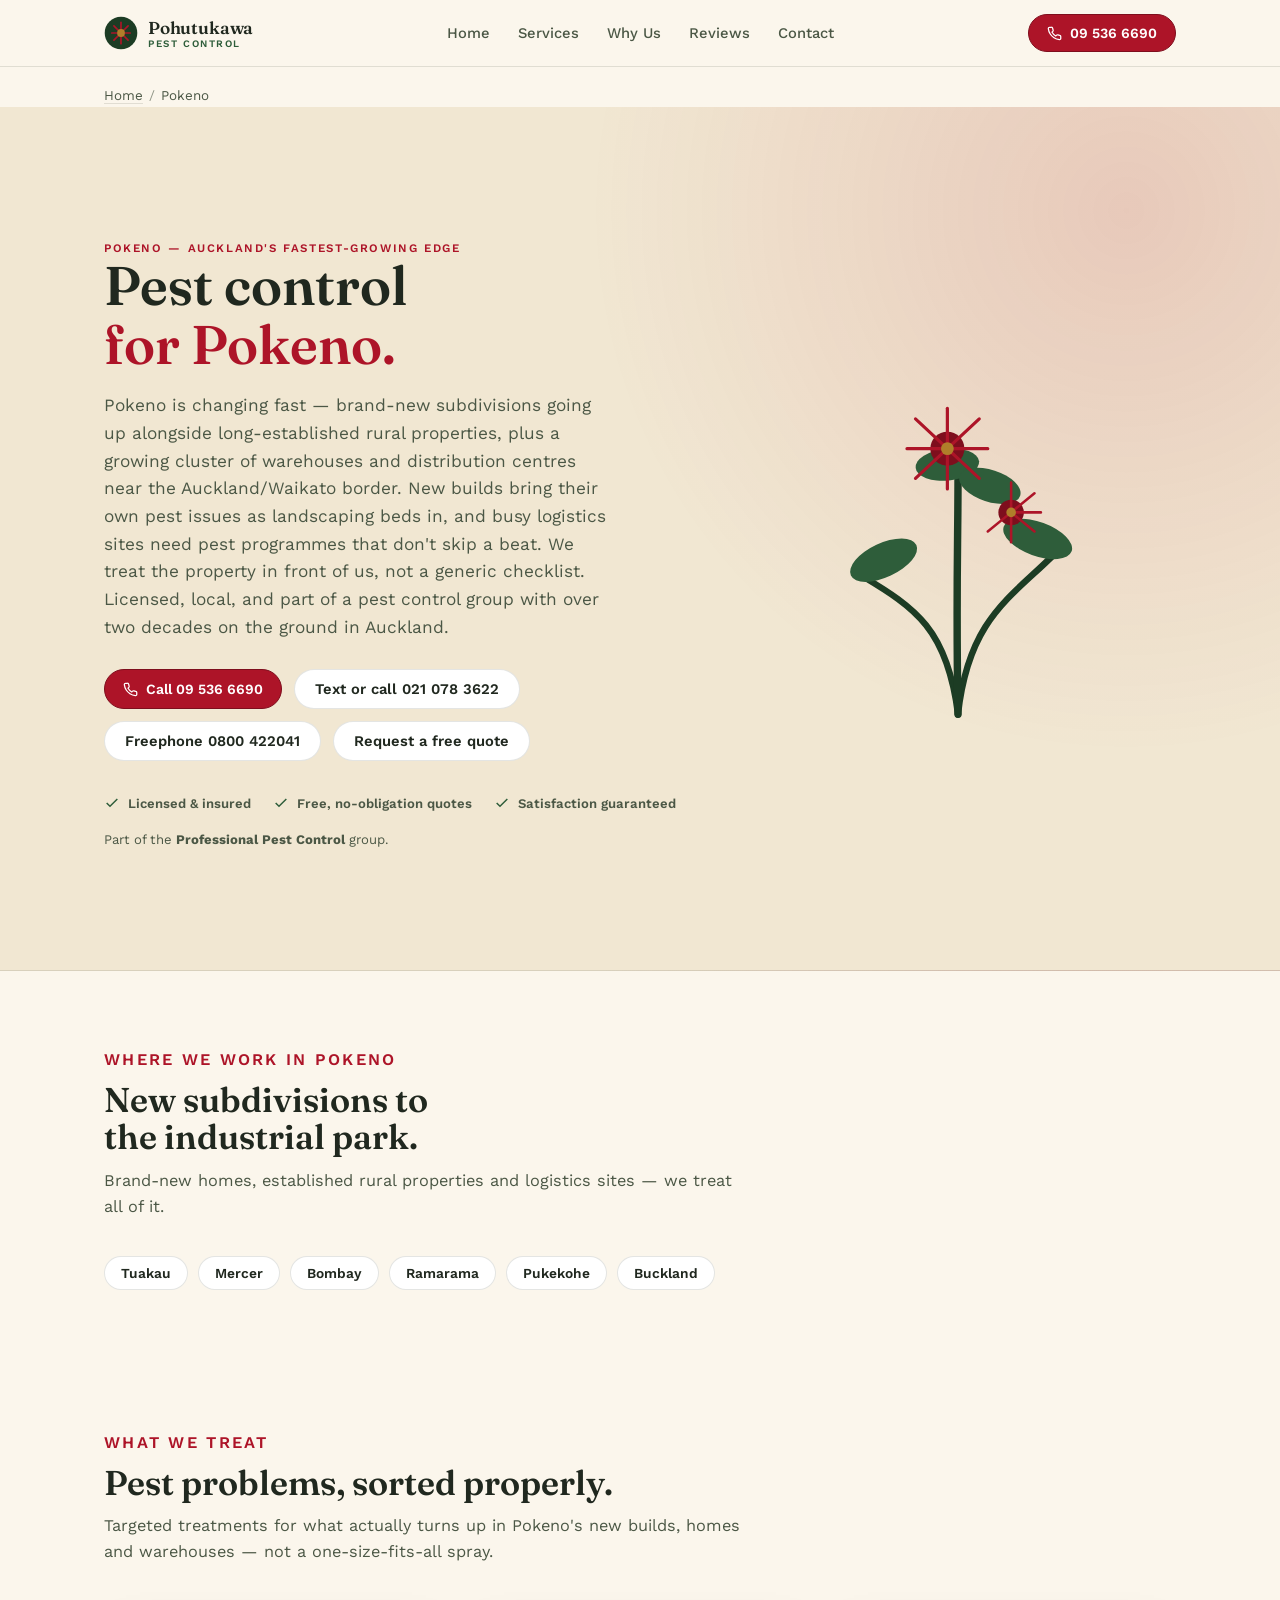
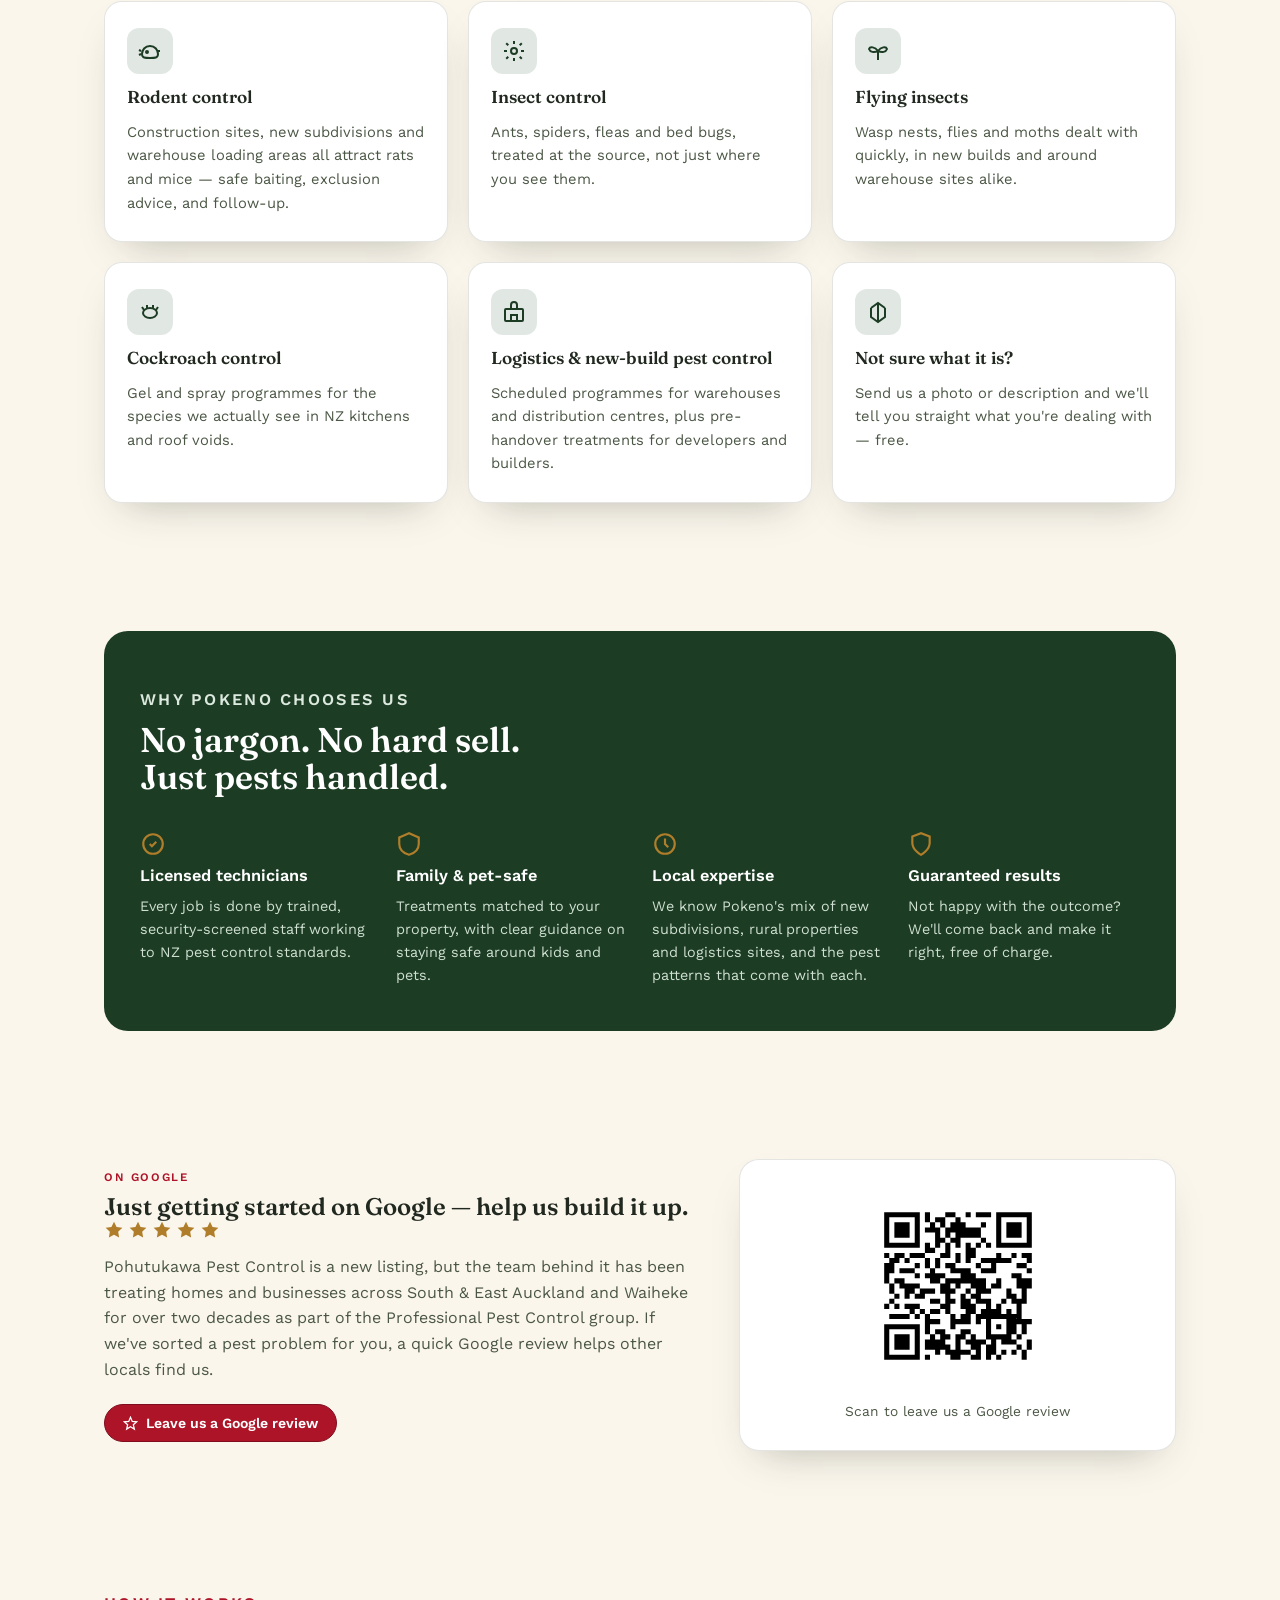
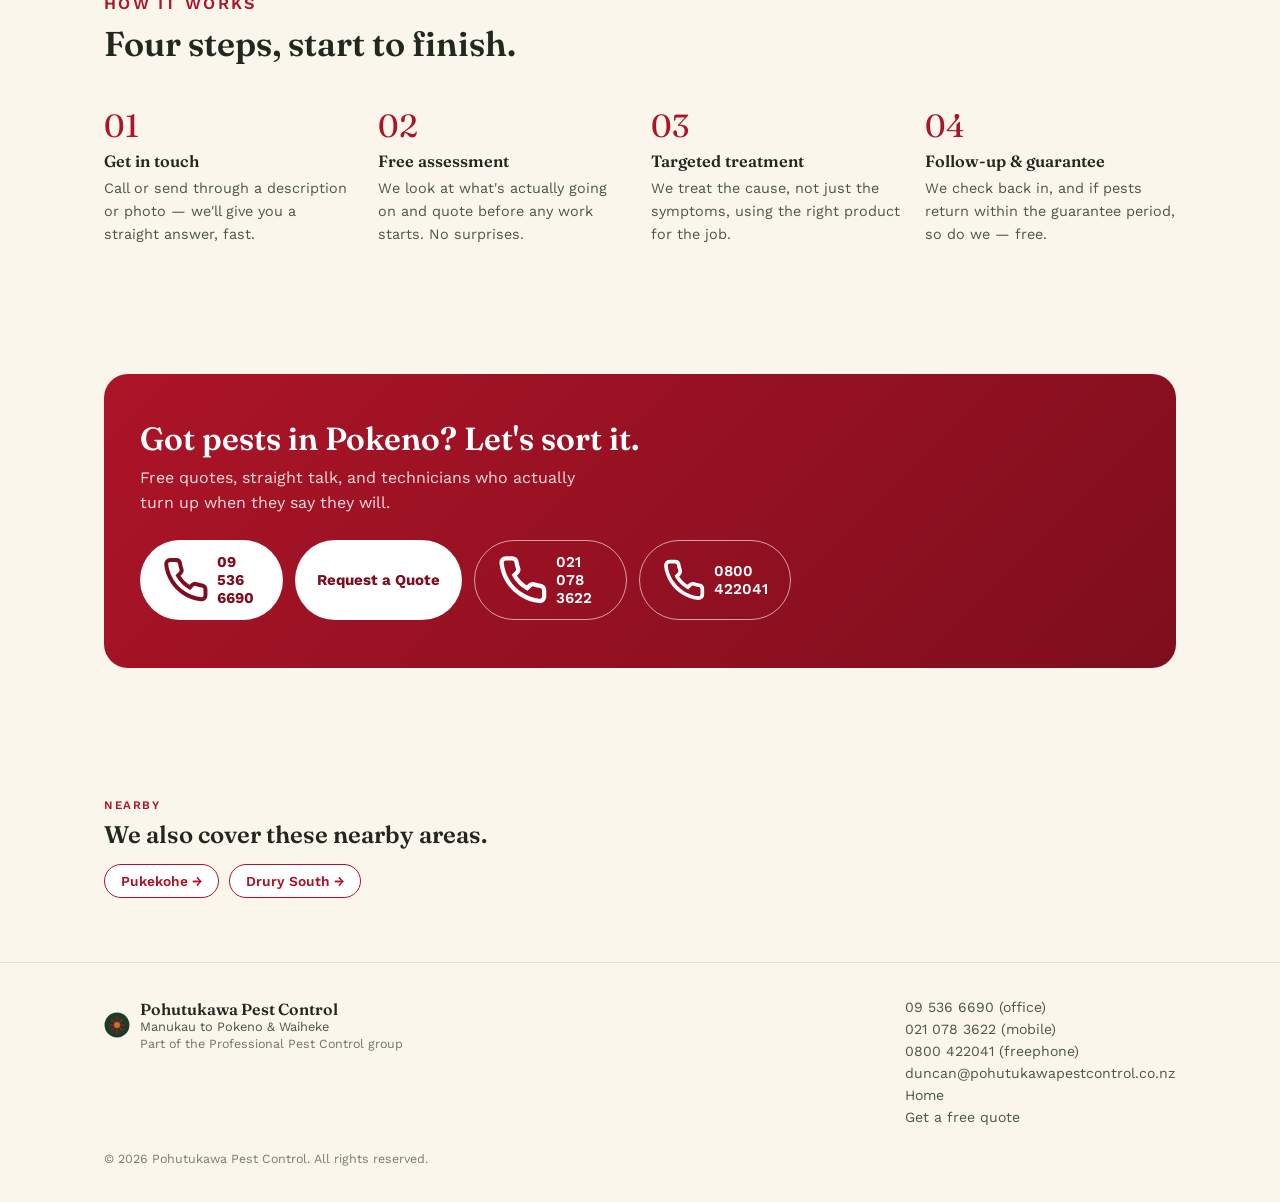
<file: pokeno/index.html>
<!doctype html>
<html lang="en-NZ">
<head>
<meta charset="UTF-8">
<meta name="viewport" content="width=device-width, initial-scale=1">
<title>Pest Control Pokeno | Pohutukawa Pest Control</title>
<meta name="description" content="Pest control in Pokeno — fast-growing new subdivisions &amp; the logistics hub near the Auckland/Waikato border. Licensed technicians. Call 0800 422041 or 09 536 6690.">
<link rel="canonical" href="https://pohutukawapestcontrol.co.nz/pokeno/">

<meta property="og:type" content="website">
<meta property="og:site_name" content="Pohutukawa Pest Control">
<meta property="og:title" content="Pest Control Pokeno | Pohutukawa Pest Control">
<meta property="og:description" content="Pest control in Pokeno — fast-growing new subdivisions &amp; the logistics hub near the Auckland/Waikato border. Part of the Professional Pest Control group. Call 0800 422041 or 09 536 6690.">
<meta property="og:url" content="https://pohutukawapestcontrol.co.nz/pokeno/">
<meta property="og:image" content="https://pohutukawapestcontrol.co.nz/og-image.png">
<meta property="og:image:width" content="1200">
<meta property="og:image:height" content="630">
<meta property="og:locale" content="en_NZ">
<meta name="twitter:card" content="summary_large_image">
<meta name="twitter:title" content="Pest Control Pokeno | Pohutukawa Pest Control">
<meta name="twitter:description" content="Pest control in Pokeno — fast-growing new subdivisions &amp; the logistics hub near the Auckland/Waikato border. Part of the Professional Pest Control group.">
<meta name="twitter:image" content="https://pohutukawapestcontrol.co.nz/og-image.png">

<link rel="icon" type="image/svg+xml" href="/favicon.svg">
<link rel="apple-touch-icon" href="/apple-touch-icon.png">

<link rel="preconnect" href="https://fonts.googleapis.com">
<link rel="preconnect" href="https://fonts.gstatic.com" crossorigin>
<link href="https://fonts.googleapis.com/css2?family=Fraunces:opsz,wght@9..144,400;9..144,500;9..144,600;9..144,700&family=Work+Sans:wght@400;500;600;700&display=swap" rel="stylesheet">
<link rel="stylesheet" href="/styles.css">

<!-- Google tag (gtag.js) -->
<script async src="https://www.googletagmanager.com/gtag/js?id=G-YW7M40ZTFR"></script>
<script>
  window.dataLayer = window.dataLayer || [];
  function gtag(){dataLayer.push(arguments);}
  gtag('js', new Date());
  gtag('config', 'G-YW7M40ZTFR');
  gtag('config', 'AW-18457186600');
</script>

<script type="application/ld+json">
{
  "@context": "https://schema.org",
  "@type": "LocalBusiness",
  "@id": "https://pohutukawapestcontrol.co.nz/pokeno/#business",
  "name": "Pohutukawa Pest Control — Pokeno",
  "image": "https://pohutukawapestcontrol.co.nz/og-image.png",
  "url": "https://pohutukawapestcontrol.co.nz/pokeno/",
  "telephone": "+64-9-536-6690",
  "priceRange": "$$",
  "description": "Licensed pest control for Pokeno's new subdivisions, established homes and logistics/warehouse businesses near the Auckland/Waikato border. Part of the Professional Pest Control group.",
  "areaServed": [
    {"@type": "Place", "name": "Pokeno"},
    {"@type": "Place", "name": "Tuakau"},
    {"@type": "Place", "name": "Mercer"},
    {"@type": "Place", "name": "Bombay"},
    {"@type": "Place", "name": "Ramarama"},
    {"@type": "Place", "name": "Pukekohe"},
    {"@type": "Place", "name": "Buckland"}
  ],
  "address": {
    "@type": "PostalAddress",
    "addressRegion": "Auckland",
    "addressCountry": "NZ"
  },
  "contactPoint": [
    {"@type": "ContactPoint", "telephone": "+64-9-536-6690", "contactType": "customer service", "areaServed": "NZ"},
    {"@type": "ContactPoint", "telephone": "+64-21-078-3622", "contactType": "customer service", "areaServed": "NZ"}
  ],
  "parentOrganization": {
    "@type": "Organization",
    "name": "Professional Pest Control"
  },
  "sameAs": ["https://share.google/aUHHUY9zKEMesCu1h"]
}
</script>

<script type="application/ld+json">{"@context":"https://schema.org","@type":"BreadcrumbList","itemListElement":[{"@type":"ListItem","position":1,"name":"Home","item":"https://pohutukawapestcontrol.co.nz/"},{"@type":"ListItem","position":2,"name":"Pokeno","item":"https://pohutukawapestcontrol.co.nz/pokeno/"}]}</script>
</head>
<body>
<header>
  <div class="wrap nav">
    <a class="brand" href="/">
      <svg viewBox="0 0 48 48" fill="none" aria-hidden="true">
        <circle cx="24" cy="24" r="23" fill="var(--green-deep)"/>
        <g stroke="var(--crimson)" stroke-width="2.4" stroke-linecap="round">
          <line x1="24" y1="24" x2="24" y2="9"/>
          <line x1="24" y1="24" x2="34" y2="14"/>
          <line x1="24" y1="24" x2="37" y2="24"/>
          <line x1="24" y1="24" x2="34" y2="34"/>
          <line x1="24" y1="24" x2="24" y2="39"/>
          <line x1="24" y1="24" x2="14" y2="34"/>
          <line x1="24" y1="24" x2="11" y2="24"/>
          <line x1="24" y1="24" x2="14" y2="14"/>
        </g>
        <circle cx="24" cy="24" r="5.5" fill="var(--gold)"/>
      </svg>
      <span class="brand-word">Pohutukawa<span>Pest Control</span></span>
    </a>
    <nav class="links">
      <a href="/">Home</a>
      <a href="#services">Services</a>
      <a href="#why">Why Us</a>
      <a href="#reviews">Reviews</a>
      <a href="#contact">Contact</a>
    </nav>
    <a class="call-btn" href="tel:+6495366690">
      <svg viewBox="0 0 24 24" fill="none" stroke="currentColor" stroke-width="2"><path d="M22 16.92v3a2 2 0 0 1-2.18 2 19.79 19.79 0 0 1-8.63-3.07 19.5 19.5 0 0 1-6-6 19.79 19.79 0 0 1-3.07-8.67A2 2 0 0 1 4.11 2h3a2 2 0 0 1 2 1.72c.127.96.362 1.903.7 2.81a2 2 0 0 1-.45 2.11L8.09 9.91a16 16 0 0 0 6 6l1.27-1.27a2 2 0 0 1 2.11-.45c.907.338 1.85.573 2.81.7A2 2 0 0 1 22 16.92z"/></svg>
      09 536 6690
    </a>
  </div>
</header>

<main id="top">
  <p class="wrap crumb"><a href="/">Home</a><span>/</span>Pokeno</p>
  <section class="hero">
    <div class="wrap hero-grid">
      <div>
        <p class="eyebrow">Pokeno — Auckland's fastest-growing edge</p>
        <h1>Pest control<br><em>for Pokeno.</em></h1>
        <p class="lede">Pokeno is changing fast — brand-new subdivisions going up alongside long-established rural properties, plus a growing cluster of warehouses and distribution centres near the Auckland/Waikato border. New builds bring their own pest issues as landscaping beds in, and busy logistics sites need pest programmes that don't skip a beat. We treat the property in front of us, not a generic checklist. Licensed, local, and part of a pest control group with over two decades on the ground in Auckland.</p>
        <div class="hero-ctas">
          <a class="call-btn" href="tel:+6495366690">
            <svg viewBox="0 0 24 24" fill="none" stroke="currentColor" stroke-width="2"><path d="M22 16.92v3a2 2 0 0 1-2.18 2 19.79 19.79 0 0 1-8.63-3.07 19.5 19.5 0 0 1-6-6 19.79 19.79 0 0 1-3.07-8.67A2 2 0 0 1 4.11 2h3a2 2 0 0 1 2 1.72c.127.96.362 1.903.7 2.81a2 2 0 0 1-.45 2.11L8.09 9.91a16 16 0 0 0 6 6l1.27-1.27a2 2 0 0 1 2.11-.45c.907.338 1.85.573 2.81.7A2 2 0 0 1 22 16.92z"/></svg>
            Call 09 536 6690
          </a>
          <a class="btn-ghost" href="tel:+64210783622">Text or call 021 078 3622</a> <a class="btn-ghost" href="tel:+64800422041">Freephone 0800 422041</a> <a class="btn-ghost" href="/book/">Request a free quote</a>
        </div>
        <div class="badges">
          <span class="badge"><svg viewBox="0 0 24 24" fill="none" stroke="currentColor" stroke-width="2.2"><path d="M20 6 9 17l-5-5"/></svg>Licensed &amp; insured</span>
          <span class="badge"><svg viewBox="0 0 24 24" fill="none" stroke="currentColor" stroke-width="2.2"><path d="M20 6 9 17l-5-5"/></svg>Free, no-obligation quotes</span>
          <span class="badge"><svg viewBox="0 0 24 24" fill="none" stroke="currentColor" stroke-width="2.2"><path d="M20 6 9 17l-5-5"/></svg>Satisfaction guaranteed</span>
        </div>
        <p style="margin-top:18px;font-size:0.82rem;color:var(--ink-soft);">Part of the <strong>Professional Pest Control</strong> group.</p>
      </div>
      <div class="hero-art">
        <svg viewBox="0 0 320 360" fill="none" aria-hidden="true">
          <path d="M160 340 C150 260 120 240 70 210" stroke="var(--green-deep)" stroke-width="6" stroke-linecap="round"/>
          <path d="M160 340 C170 250 210 230 250 190" stroke="var(--green-deep)" stroke-width="6" stroke-linecap="round"/>
          <path d="M160 340 C158 230 160 180 160 120" stroke="var(--green-deep)" stroke-width="7" stroke-linecap="round"/>
          <g>
            <ellipse cx="90" cy="195" rx="34" ry="16" fill="var(--green)" transform="rotate(-25 90 195)"/>
            <ellipse cx="235" cy="175" rx="34" ry="16" fill="var(--green)" transform="rotate(20 235 175)"/>
            <ellipse cx="150" cy="105" rx="30" ry="15" fill="var(--green)" transform="rotate(-6 150 105)"/>
            <ellipse cx="190" cy="125" rx="30" ry="15" fill="var(--green)" transform="rotate(18 190 125)"/>
          </g>
          <g>
            <circle cx="150" cy="90" r="16" fill="var(--crimson-deep)"/>
            <g stroke="var(--crimson)" stroke-width="3" stroke-linecap="round">
              <line x1="150" y1="90" x2="150" y2="52"/>
              <line x1="150" y1="90" x2="180" y2="62"/>
              <line x1="150" y1="90" x2="188" y2="90"/>
              <line x1="150" y1="90" x2="180" y2="118"/>
              <line x1="150" y1="90" x2="150" y2="128"/>
              <line x1="150" y1="90" x2="120" y2="118"/>
              <line x1="150" y1="90" x2="112" y2="90"/>
              <line x1="150" y1="90" x2="120" y2="62"/>
            </g>
            <circle cx="150" cy="90" r="6" fill="var(--gold)"/>
          </g>
          <g>
            <circle cx="210" cy="150" r="12" fill="var(--crimson-deep)"/>
            <g stroke="var(--crimson)" stroke-width="2.4" stroke-linecap="round">
              <line x1="210" y1="150" x2="210" y2="122"/>
              <line x1="210" y1="150" x2="232" y2="132"/>
              <line x1="210" y1="150" x2="238" y2="150"/>
              <line x1="210" y1="150" x2="232" y2="168"/>
              <line x1="210" y1="150" x2="210" y2="178"/>
              <line x1="210" y1="150" x2="188" y2="168"/>
            </g>
            <circle cx="210" cy="150" r="4.5" fill="var(--gold)"/>
          </g>
        </svg>
      </div>
    </div>
  </section>

  <section id="areas">
    <div class="wrap">
      <div class="section-head">
        <p class="eyebrow">Where We Work In Pokeno</p>
        <h2>New subdivisions to the industrial park.</h2>
        <p>Brand-new homes, established rural properties and logistics sites — we treat all of it.</p>
      </div>
      <div class="suburb-list">
        <span class="pill">Tuakau</span>
        <span class="pill">Mercer</span>
        <span class="pill">Bombay</span>
        <span class="pill">Ramarama</span>
        <span class="pill">Pukekohe</span>
        <span class="pill">Buckland</span>
      </div>
    </div>
  </section>

  <section id="services">
    <div class="wrap">
      <div class="section-head">
        <p class="eyebrow">What We Treat</p>
        <h2>Pest problems, sorted properly.</h2>
        <p>Targeted treatments for what actually turns up in Pokeno's new builds, homes and warehouses — not a one-size-fits-all spray.</p>
      </div>
      <div class="services-grid">
        <div class="svc-card">
          <div class="svc-icon"><svg viewBox="0 0 24 24" fill="none" stroke="currentColor" stroke-width="2"><path d="M4 15c0-4 3-8 8-8s8 4 8 8-3 4-8 4-8 0-8-4Z"/><circle cx="9" cy="13" r="1"/><path d="M20 12h2M3 15l-2 1M3 12l-2-1"/></svg></div>
          <h3>Rodent control</h3>
          <p>Construction sites, new subdivisions and warehouse loading areas all attract rats and mice — safe baiting, exclusion advice, and follow-up.</p>
        </div>
        <div class="svc-card">
          <div class="svc-icon"><svg viewBox="0 0 24 24" fill="none" stroke="currentColor" stroke-width="2"><circle cx="12" cy="12" r="3"/><path d="M12 2v3M12 19v3M4.2 4.2l2.1 2.1M17.7 17.7l2.1 2.1M2 12h3M19 12h3M4.2 19.8l2.1-2.1M17.7 6.3l2.1-2.1"/></svg></div>
          <h3>Insect control</h3>
          <p>Ants, spiders, fleas and bed bugs, treated at the source, not just where you see them.</p>
        </div>
        <div class="svc-card">
          <div class="svc-icon"><svg viewBox="0 0 24 24" fill="none" stroke="currentColor" stroke-width="2"><path d="M12 12c3-4 8-5 9-2-1 3-5 4-9 2Zm0 0c-3-4-8-5-9-2 1 3 5 4 9 2Z"/><path d="M12 12v9"/></svg></div>
          <h3>Flying insects</h3>
          <p>Wasp nests, flies and moths dealt with quickly, in new builds and around warehouse sites alike.</p>
        </div>
        <div class="svc-card">
          <div class="svc-icon"><svg viewBox="0 0 24 24" fill="none" stroke="currentColor" stroke-width="2"><ellipse cx="12" cy="13" rx="7" ry="5"/><path d="M6 10 4 7M18 10l2-3M9 8V5M15 8V5"/></svg></div>
          <h3>Cockroach control</h3>
          <p>Gel and spray programmes for the species we actually see in NZ kitchens and roof voids.</p>
        </div>
        <div class="svc-card">
          <div class="svc-icon"><svg viewBox="0 0 24 24" fill="none" stroke="currentColor" stroke-width="2"><rect x="3" y="9" width="18" height="12" rx="1"/><path d="M9 21v-6h6v6M9 9V5a3 3 0 0 1 6 0v4"/></svg></div>
          <h3>Logistics &amp; new-build pest control</h3>
          <p>Scheduled programmes for warehouses and distribution centres, plus pre-handover treatments for developers and builders.</p>
        </div>
        <div class="svc-card">
          <div class="svc-icon"><svg viewBox="0 0 24 24" fill="none" stroke="currentColor" stroke-width="2"><path d="M12 3v18M5 8l7-5 7 5M5 8v9l7 5 7-5V8"/></svg></div>
          <h3>Not sure what it is?</h3>
          <p>Send us a photo or description and we'll tell you straight what you're dealing with — free.</p>
        </div>
      </div>
    </div>
  </section>

  <section id="why">
    <div class="wrap">
      <div class="why-band">
        <div class="section-head">
          <p class="eyebrow">Why Pokeno Chooses Us</p>
          <h2>No jargon. No hard sell. Just pests handled.</h2>
        </div>
        <div class="why-grid">
          <div class="why-item">
            <svg viewBox="0 0 24 24" fill="none" stroke="currentColor" stroke-width="2"><path d="m9 12 2 2 4-4"/><circle cx="12" cy="12" r="9"/></svg>
            <h3>Licensed technicians</h3>
            <p>Every job is done by trained, security-screened staff working to NZ pest control standards.</p>
          </div>
          <div class="why-item">
            <svg viewBox="0 0 24 24" fill="none" stroke="currentColor" stroke-width="2"><path d="M12 2 3 6v6c0 5 4 8.5 9 10 5-1.5 9-5 9-10V6l-9-4Z"/></svg>
            <h3>Family &amp; pet-safe</h3>
            <p>Treatments matched to your property, with clear guidance on staying safe around kids and pets.</p>
          </div>
          <div class="why-item">
            <svg viewBox="0 0 24 24" fill="none" stroke="currentColor" stroke-width="2"><circle cx="12" cy="12" r="9"/><path d="M12 7v5l3 3"/></svg>
            <h3>Local expertise</h3>
            <p>We know Pokeno's mix of new subdivisions, rural properties and logistics sites, and the pest patterns that come with each.</p>
          </div>
          <div class="why-item">
            <svg viewBox="0 0 24 24" fill="none" stroke="currentColor" stroke-width="2"><path d="M12 22s8-4.5 8-11V5l-8-3-8 3v6c0 6.5 8 11 8 11Z"/></svg>
            <h3>Guaranteed results</h3>
            <p>Not happy with the outcome? We'll come back and make it right, free of charge.</p>
          </div>
        </div>
      </div>
    </div>
  </section>

  <section id="reviews">
    <div class="wrap reviews-grid">
      <div>
        <p class="eyebrow">On Google</p>
        <h2 style="margin-top:8px;">Just getting started on Google — help us build it up.</h2>
        <div class="stars" aria-hidden="true">
          <svg viewBox="0 0 24 24" fill="currentColor"><path d="M12 2l3.09 6.26L22 9.27l-5 4.87 1.18 6.88L12 17.77l-6.18 3.25L7 14.14 2 9.27l6.91-1.01L12 2z"/></svg>
          <svg viewBox="0 0 24 24" fill="currentColor"><path d="M12 2l3.09 6.26L22 9.27l-5 4.87 1.18 6.88L12 17.77l-6.18 3.25L7 14.14 2 9.27l6.91-1.01L12 2z"/></svg>
          <svg viewBox="0 0 24 24" fill="currentColor"><path d="M12 2l3.09 6.26L22 9.27l-5 4.87 1.18 6.88L12 17.77l-6.18 3.25L7 14.14 2 9.27l6.91-1.01L12 2z"/></svg>
          <svg viewBox="0 0 24 24" fill="currentColor"><path d="M12 2l3.09 6.26L22 9.27l-5 4.87 1.18 6.88L12 17.77l-6.18 3.25L7 14.14 2 9.27l6.91-1.01L12 2z"/></svg>
          <svg viewBox="0 0 24 24" fill="currentColor"><path d="M12 2l3.09 6.26L22 9.27l-5 4.87 1.18 6.88L12 17.77l-6.18 3.25L7 14.14 2 9.27l6.91-1.01L12 2z"/></svg>
        </div>
        <p>Pohutukawa Pest Control is a new listing, but the team behind it has been treating homes and businesses across South &amp; East Auckland and Waiheke for over two decades as part of the Professional Pest Control group. If we've sorted a pest problem for you, a quick Google review helps other locals find us.</p>
        <a class="call-btn" style="margin-top:22px;" href="https://g.page/r/CVelAb06vVBvEBM/review" target="_blank" rel="noopener">
          <svg viewBox="0 0 24 24" fill="none" stroke="currentColor" stroke-width="2"><path d="M12 17.27 18.18 21l-1.64-7.03L22 9.24l-7.19-.61L12 2 9.19 8.63 2 9.24l5.46 4.73L5.82 21z"/></svg>
          Leave us a Google review
        </a>
      </div>
      <div class="qr-card">
        <div class="qr-wrap">
          <svg viewBox="0 0 33 33" xmlns="http://www.w3.org/2000/svg"><rect width="33" height="33" fill="#fff"/><path d="M2,2H3V3H2zM3,2H4V3H3zM4,2H5V3H4zM5,2H6V3H5zM6,2H7V3H6zM7,2H8V3H7zM8,2H9V3H8zM10,2H11V3H10zM14,2H15V3H14zM15,2H16V3H15zM18,2H19V3H18zM20,2H21V3H20zM21,2H22V3H21zM22,2H23V3H22zM24,2H25V3H24zM25,2H26V3H25zM26,2H27V3H26zM27,2H28V3H27zM28,2H29V3H28zM29,2H30V3H29zM30,2H31V3H30zM2,3H3V4H2zM8,3H9V4H8zM10,3H11V4H10zM12,3H13V4H12zM13,3H14V4H13zM16,3H17V4H16zM24,3H25V4H24zM30,3H31V4H30zM2,4H3V5H2zM4,4H5V5H4zM5,4H6V5H5zM6,4H7V5H6zM8,4H9V5H8zM11,4H12V5H11zM13,4H14V5H13zM15,4H16V5H15zM16,4H17V5H16zM17,4H18V5H17zM21,4H22V5H21zM24,4H25V5H24zM26,4H27V5H26zM27,4H28V5H27zM28,4H29V5H28zM30,4H31V5H30zM2,5H3V6H2zM4,5H5V6H4zM5,5H6V6H5zM6,5H7V6H6zM8,5H9V6H8zM10,5H11V6H10zM11,5H12V6H11zM12,5H13V6H12zM14,5H15V6H14zM15,5H16V6H15zM16,5H17V6H16zM17,5H18V6H17zM18,5H19V6H18zM19,5H20V6H19zM20,5H21V6H20zM24,5H25V6H24zM26,5H27V6H26zM27,5H28V6H27zM28,5H29V6H28zM30,5H31V6H30zM2,6H3V7H2zM4,6H5V7H4zM5,6H6V7H5zM6,6H7V7H6zM8,6H9V7H8zM12,6H13V7H12zM14,6H15V7H14zM16,6H17V7H16zM17,6H18V7H17zM18,6H19V7H18zM19,6H20V7H19zM20,6H21V7H20zM24,6H25V7H24zM26,6H27V7H26zM27,6H28V7H27zM28,6H29V7H28zM30,6H31V7H30zM2,7H3V8H2zM8,7H9V8H8zM12,7H13V8H12zM13,7H14V8H13zM15,7H16V8H15zM16,7H17V8H16zM21,7H22V8H21zM24,7H25V8H24zM30,7H31V8H30zM2,8H3V9H2zM3,8H4V9H3zM4,8H5V9H4zM5,8H6V9H5zM6,8H7V9H6zM7,8H8V9H7zM8,8H9V9H8zM10,8H11V9H10zM12,8H13V9H12zM14,8H15V9H14zM16,8H17V9H16zM18,8H19V9H18zM20,8H21V9H20zM22,8H23V9H22zM24,8H25V9H24zM25,8H26V9H25zM26,8H27V9H26zM27,8H28V9H27zM28,8H29V9H28zM29,8H30V9H29zM30,8H31V9H30zM10,9H11V10H10zM11,9H12V10H11zM14,9H15V10H14zM18,9H19V10H18zM19,9H20V10H19zM2,10H3V11H2zM4,10H5V11H4zM5,10H6V11H5zM7,10H8V11H7zM8,10H9V11H8zM9,10H10V11H9zM13,10H14V11H13zM14,10H15V11H14zM16,10H17V11H16zM18,10H19V11H18zM19,10H20V11H19zM24,10H25V11H24zM27,10H28V11H27zM29,10H30V11H29zM30,10H31V11H30zM3,11H4V12H3zM4,11H5V12H4zM6,11H7V12H6zM10,11H11V12H10zM12,11H13V12H12zM16,11H17V12H16zM18,11H19V12H18zM21,11H22V12H21zM22,11H23V12H22zM23,11H24V12H23zM24,11H25V12H24zM25,11H26V12H25zM26,11H27V12H26zM30,11H31V12H30zM2,12H3V13H2zM3,12H4V13H3zM8,12H9V13H8zM10,12H11V13H10zM12,12H13V13H12zM14,12H15V13H14zM15,12H16V13H15zM20,12H21V13H20zM23,12H24V13H23zM28,12H29V13H28zM29,12H30V13H29zM2,13H3V14H2zM3,13H4V14H3zM5,13H6V14H5zM6,13H7V14H6zM7,13H8V14H7zM11,13H12V14H11zM15,13H16V14H15zM16,13H17V14H16zM17,13H18V14H17zM18,13H19V14H18zM21,13H22V14H21zM22,13H23V14H22zM23,13H24V14H23zM30,13H31V14H30zM2,14H3V15H2zM8,14H9V15H8zM10,14H11V15H10zM11,14H12V15H11zM12,14H13V15H12zM13,14H14V15H13zM17,14H18V15H17zM18,14H19V15H18zM19,14H20V15H19zM27,14H28V15H27zM28,14H29V15H28zM2,15H3V16H2zM4,15H5V16H4zM5,15H6V16H5zM11,15H12V16H11zM12,15H13V16H12zM14,15H15V16H14zM15,15H16V16H15zM16,15H17V16H16zM17,15H18V16H17zM18,15H19V16H18zM19,15H20V16H19zM20,15H21V16H20zM21,15H22V16H21zM24,15H25V16H24zM28,15H29V16H28zM29,15H30V16H29zM30,15H31V16H30zM3,16H4V17H3zM5,16H6V17H5zM6,16H7V17H6zM7,16H8V17H7zM8,16H9V17H8zM13,16H14V17H13zM14,16H15V17H14zM16,16H17V17H16zM19,16H20V17H19zM20,16H21V17H20zM21,16H22V17H21zM23,16H24V17H23zM24,16H25V17H24zM28,16H29V17H28zM29,16H30V17H29zM30,16H31V17H30zM3,17H4V18H3zM6,17H7V18H6zM7,17H8V18H7zM9,17H10V18H9zM10,17H11V18H10zM11,17H12V18H11zM13,17H14V18H13zM14,17H15V18H14zM15,17H16V18H15zM18,17H19V18H18zM20,17H21V18H20zM21,17H22V18H21zM22,17H23V18H22zM26,17H27V18H26zM29,17H30V18H29zM4,18H5V19H4zM6,18H7V19H6zM8,18H9V19H8zM9,18H10V19H9zM14,18H15V19H14zM17,18H18V19H17zM19,18H20V19H19zM20,18H21V19H20zM26,18H27V19H26zM27,18H28V19H27zM29,18H30V19H29zM3,19H4V20H3zM11,19H12V20H11zM12,19H13V20H12zM14,19H15V20H14zM15,19H16V20H15zM17,19H18V20H17zM18,19H19V20H18zM20,19H21V20H20zM21,19H22V20H21zM22,19H23V20H22zM25,19H26V20H25zM27,19H28V20H27zM28,19H29V20H28zM29,19H30V20H29zM2,20H3V21H2zM4,20H5V21H4zM6,20H7V21H6zM7,20H8V21H7zM8,20H9V21H8zM13,20H14V21H13zM14,20H15V21H14zM17,20H18V21H17zM18,20H19V21H18zM19,20H20V21H19zM22,20H23V21H22zM24,20H25V21H24zM28,20H29V21H28zM7,21H8V22H7zM9,21H10V22H9zM11,21H12V22H11zM12,21H13V22H12zM14,21H15V22H14zM18,21H19V22H18zM19,21H20V22H19zM21,21H22V22H21zM22,21H23V22H22zM23,21H24V22H23zM24,21H25V22H24zM26,21H27V22H26zM28,21H29V22H28zM3,22H4V23H3zM4,22H5V23H4zM5,22H6V23H5zM6,22H7V23H6zM8,22H9V23H8zM10,22H11V23H10zM15,22H16V23H15zM17,22H18V23H17zM18,22H19V23H18zM20,22H21V23H20zM21,22H22V23H21zM22,22H23V23H22zM23,22H24V23H23zM24,22H25V23H24zM25,22H26V23H25zM26,22H27V23H26zM27,22H28V23H27zM28,22H29V23H28zM10,23H11V24H10zM11,23H12V24H11zM12,23H13V24H12zM15,23H16V24H15zM16,23H17V24H16zM17,23H18V24H17zM18,23H19V24H18zM20,23H21V24H20zM22,23H23V24H22zM26,23H27V24H26zM27,23H28V24H27zM28,23H29V24H28zM29,23H30V24H29zM30,23H31V24H30zM2,24H3V25H2zM3,24H4V25H3zM4,24H5V25H4zM5,24H6V25H5zM6,24H7V25H6zM7,24H8V25H7zM8,24H9V25H8zM10,24H11V25H10zM15,24H16V25H15zM22,24H23V25H22zM24,24H25V25H24zM26,24H27V25H26zM27,24H28V25H27zM29,24H30V25H29zM2,25H3V26H2zM8,25H9V26H8zM10,25H11V26H10zM12,25H13V26H12zM13,25H14V26H13zM17,25H18V26H17zM18,25H19V26H18zM22,25H23V26H22zM26,25H27V26H26zM27,25H28V26H27zM29,25H30V26H29zM2,26H3V27H2zM4,26H5V27H4zM5,26H6V27H5zM6,26H7V27H6zM8,26H9V27H8zM11,26H12V27H11zM13,26H14V27H13zM14,26H15V27H14zM16,26H17V27H16zM17,26H18V27H17zM19,26H20V27H19zM22,26H23V27H22zM23,26H24V27H23zM24,26H25V27H24zM25,26H26V27H25zM26,26H27V27H26zM28,26H29V27H28zM2,27H3V28H2zM4,27H5V28H4zM5,27H6V28H5zM6,27H7V28H6zM8,27H9V28H8zM10,27H11V28H10zM11,27H12V28H11zM12,27H13V28H12zM13,27H14V28H13zM16,27H17V28H16zM18,27H19V28H18zM19,27H20V28H19zM20,27H21V28H20zM21,27H22V28H21zM23,27H24V28H23zM25,27H26V28H25zM26,27H27V28H26zM27,27H28V28H27zM30,27H31V28H30zM2,28H3V29H2zM4,28H5V29H4zM5,28H6V29H5zM6,28H7V29H6zM8,28H9V29H8zM10,28H11V29H10zM11,28H12V29H11zM12,28H13V29H12zM13,28H14V29H13zM14,28H15V29H14zM16,28H17V29H16zM19,28H20V29H19zM20,28H21V29H20zM22,28H23V29H22zM23,28H24V29H23zM28,28H29V29H28zM30,28H31V29H30zM2,29H3V30H2zM8,29H9V30H8zM12,29H13V30H12zM14,29H15V30H14zM15,29H16V30H15zM16,29H17V30H16zM17,29H18V30H17zM18,29H19V30H18zM20,29H21V30H20zM22,29H23V30H22zM23,29H24V30H23zM25,29H26V30H25zM27,29H28V30H27zM29,29H30V30H29zM2,30H3V31H2zM3,30H4V31H3zM4,30H5V31H4zM5,30H6V31H5zM6,30H7V31H6zM7,30H8V31H7zM8,30H9V31H8zM10,30H11V31H10zM15,30H16V31H15zM16,30H17V31H16zM19,30H20V31H19zM20,30H21V31H20zM22,30H23V31H22zM24,30H25V31H24zM29,30H30V31H29z" fill="#000"/></svg>
        </div>
        <p>Scan to leave us a Google review</p>
      </div>
    </div>
  </section>

  <section id="process">
    <div class="wrap">
      <div class="section-head">
        <p class="eyebrow">How It Works</p>
        <h2>Four steps, start to finish.</h2>
      </div>
      <div class="process-grid">
        <div class="step"><span class="step-num">01</span><h3>Get in touch</h3><p>Call or send through a description or photo — we'll give you a straight answer, fast.</p></div>
        <div class="step"><span class="step-num">02</span><h3>Free assessment</h3><p>We look at what's actually going on and quote before any work starts. No surprises.</p></div>
        <div class="step"><span class="step-num">03</span><h3>Targeted treatment</h3><p>We treat the cause, not just the symptoms, using the right product for the job.</p></div>
        <div class="step"><span class="step-num">04</span><h3>Follow-up &amp; guarantee</h3><p>We check back in, and if pests return within the guarantee period, so do we — free.</p></div>
      </div>
    </div>
  </section>

  <section id="contact">
    <div class="wrap">
      <div class="cta-band">
        <div>
          <h2>Got pests in Pokeno? Let's sort it.</h2>
          <p>Free quotes, straight talk, and technicians who actually turn up when they say they will.</p>
        </div>
        <div class="cta-actions">
          <a class="btn-solid" href="tel:+6495366690">
            <svg viewBox="0 0 24 24" fill="none" stroke="currentColor" stroke-width="2"><path d="M22 16.92v3a2 2 0 0 1-2.18 2 19.79 19.79 0 0 1-8.63-3.07 19.5 19.5 0 0 1-6-6 19.79 19.79 0 0 1-3.07-8.67A2 2 0 0 1 4.11 2h3a2 2 0 0 1 2 1.72c.127.96.362 1.903.7 2.81a2 2 0 0 1-.45 2.11L8.09 9.91a16 16 0 0 0 6 6l1.27-1.27a2 2 0 0 1 2.11-.45c.907.338 1.85.573 2.81.7A2 2 0 0 1 22 16.92z"/></svg>
            09 536 6690
          </a>
          <a class="btn-solid" href="/book/">Request a Quote</a> <a class="btn-outline" href="tel:+64210783622">
            <svg viewBox="0 0 24 24" fill="none" stroke="currentColor" stroke-width="2"><path d="M22 16.92v3a2 2 0 0 1-2.18 2 19.79 19.79 0 0 1-8.63-3.07 19.5 19.5 0 0 1-6-6 19.79 19.79 0 0 1-3.07-8.67A2 2 0 0 1 4.11 2h3a2 2 0 0 1 2 1.72c.127.96.362 1.903.7 2.81a2 2 0 0 1-.45 2.11L8.09 9.91a16 16 0 0 0 6 6l1.27-1.27a2 2 0 0 1 2.11-.45c.907.338 1.85.573 2.81.7A2 2 0 0 1 22 16.92z"/></svg>
            021 078 3622
          </a>
          <a class="btn-outline" href="tel:+64800422041">
            <svg viewBox="0 0 24 24" fill="none" stroke="currentColor" stroke-width="2"><path d="M22 16.92v3a2 2 0 0 1-2.18 2 19.79 19.79 0 0 1-8.63-3.07 19.5 19.5 0 0 1-6-6 19.79 19.79 0 0 1-3.07-8.67A2 2 0 0 1 4.11 2h3a2 2 0 0 1 2 1.72c.127.96.362 1.903.7 2.81a2 2 0 0 1-.45 2.11L8.09 9.91a16 16 0 0 0 6 6l1.27-1.27a2 2 0 0 1 2.11-.45c.907.338 1.85.573 2.81.7A2 2 0 0 1 22 16.92z"/></svg>
            0800 422041
          </a>
        </div>
      </div>
    </div>
  </section>
</main>

<section id="nearby">
  <div class="wrap">
    <p class="eyebrow">Nearby</p>
    <h2 style="margin-top:8px;">We also cover these nearby areas.</h2>
    <div class="suburb-list" style="margin-top:16px;">
      <a class="pill pill-link" href="/pukekohe/">Pukekohe →</a>
      <a class="pill pill-link" href="/drury-south/">Drury South →</a>
    </div>
  </div>
</section>

<footer>
  <div class="wrap foot-grid">
    <div class="foot-brand">
      <svg viewBox="0 0 48 48" fill="none" aria-hidden="true">
        <circle cx="24" cy="24" r="23" fill="var(--green-deep)"/>
        <g stroke="var(--crimson)" stroke-width="2.4" stroke-linecap="round">
          <line x1="24" y1="24" x2="24" y2="9"/><line x1="24" y1="24" x2="34" y2="14"/>
          <line x1="24" y1="24" x2="37" y2="24"/><line x1="24" y1="24" x2="34" y2="34"/>
          <line x1="24" y1="24" x2="24" y2="39"/><line x1="24" y1="24" x2="14" y2="34"/>
          <line x1="24" y1="24" x2="11" y2="24"/><line x1="24" y1="24" x2="14" y2="14"/>
        </g>
        <circle cx="24" cy="24" r="5.5" fill="var(--gold)"/>
      </svg>
      <div>
        <div style="font-family:'Fraunces',serif;font-weight:600;">Pohutukawa Pest Control</div>
        <div style="font-size:0.8rem;color:var(--ink-soft);">Manukau to Pokeno &amp; Waiheke</div>
        <div style="font-size:0.78rem;color:var(--ink-soft);opacity:0.8;margin-top:2px;">Part of the Professional Pest Control group</div>
      </div>
    </div>
    <div class="foot-links">
      <a href="tel:+6495366690">09 536 6690 (office)</a>
      <a href="tel:+64210783622">021 078 3622 (mobile)</a>
      <a href="tel:+64800422041">0800 422041 (freephone)</a>
      <a href="mailto:duncan@pohutukawapestcontrol.co.nz">duncan@pohutukawapestcontrol.co.nz</a>
      <a href="/">Home</a>
      <a href="/book/">Get a free quote</a>
    </div>
  </div>
  <div class="wrap fine">© <span id="yr"></span> Pohutukawa Pest Control. All rights reserved.</div>
</footer>

<script>
  try{ document.getElementById('yr').textContent = new Date().getFullYear(); }catch(e){}
</script>

</body>
</html>
</file>
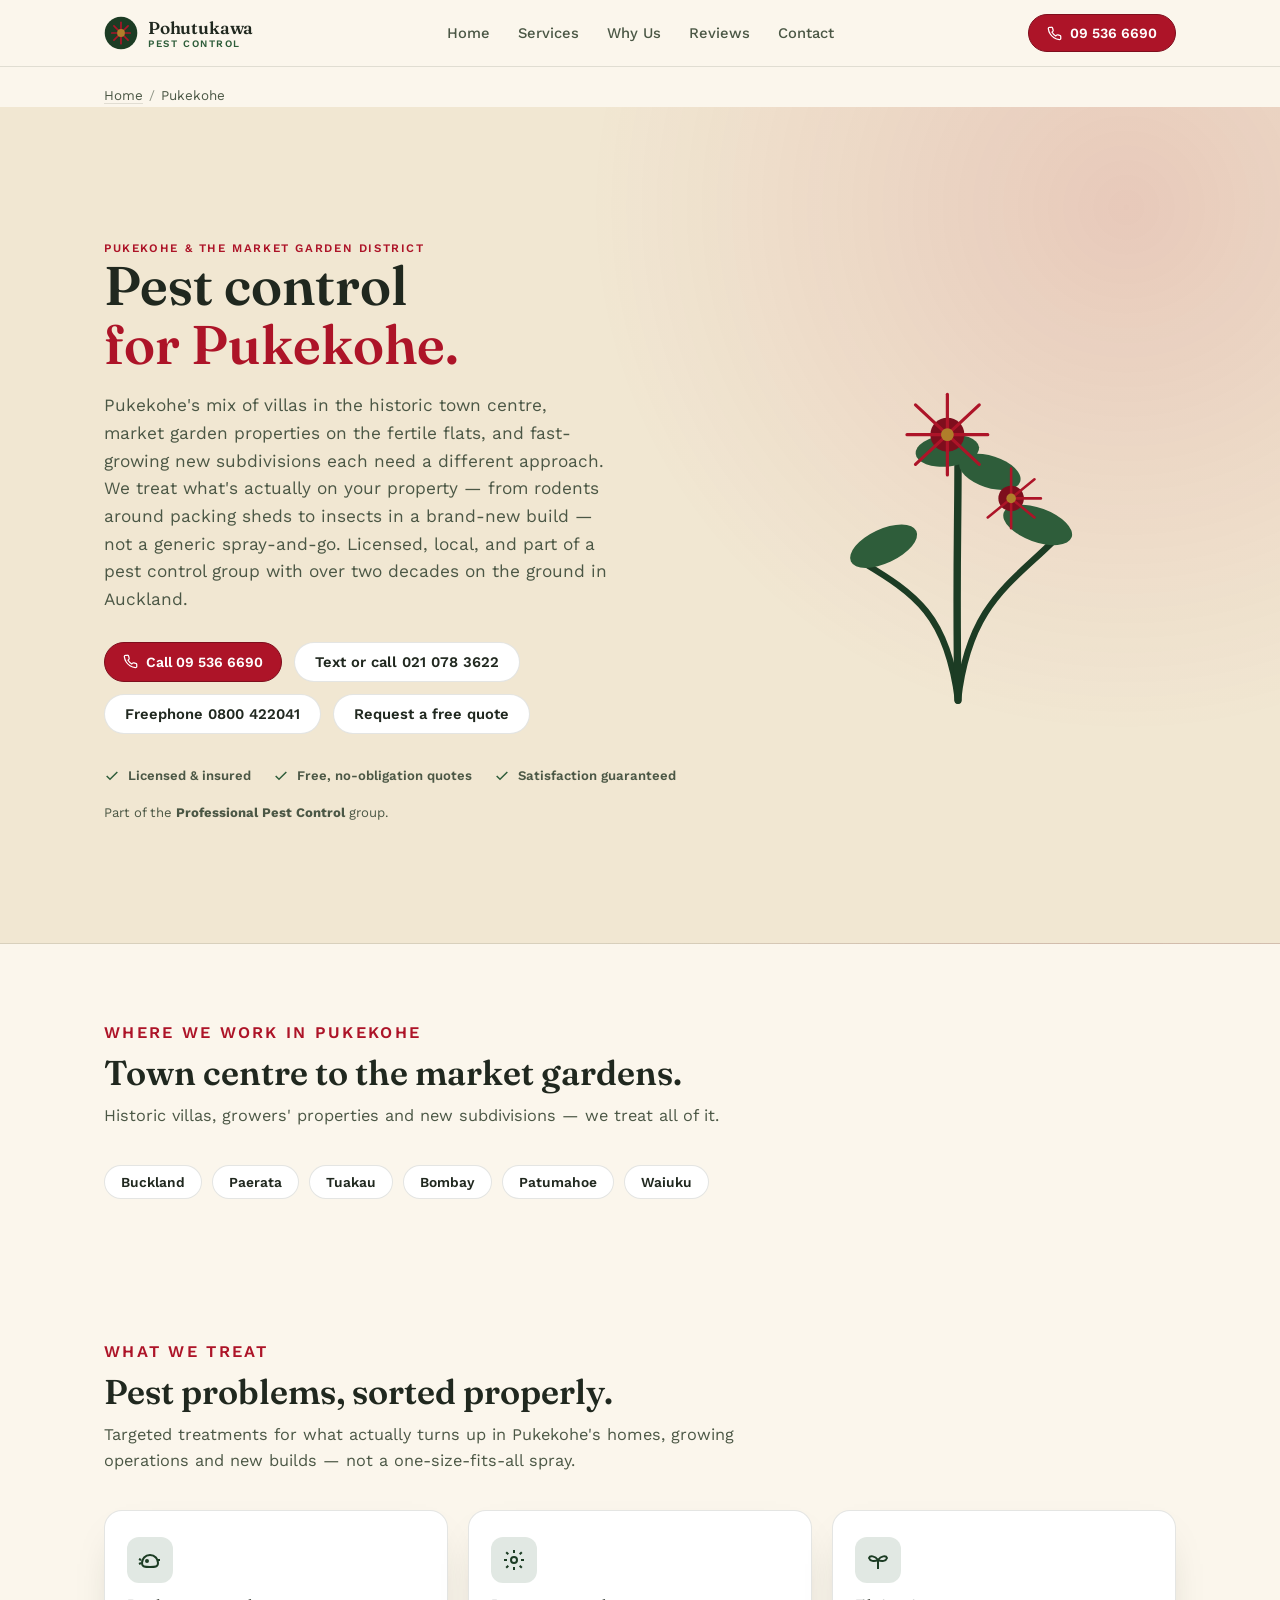
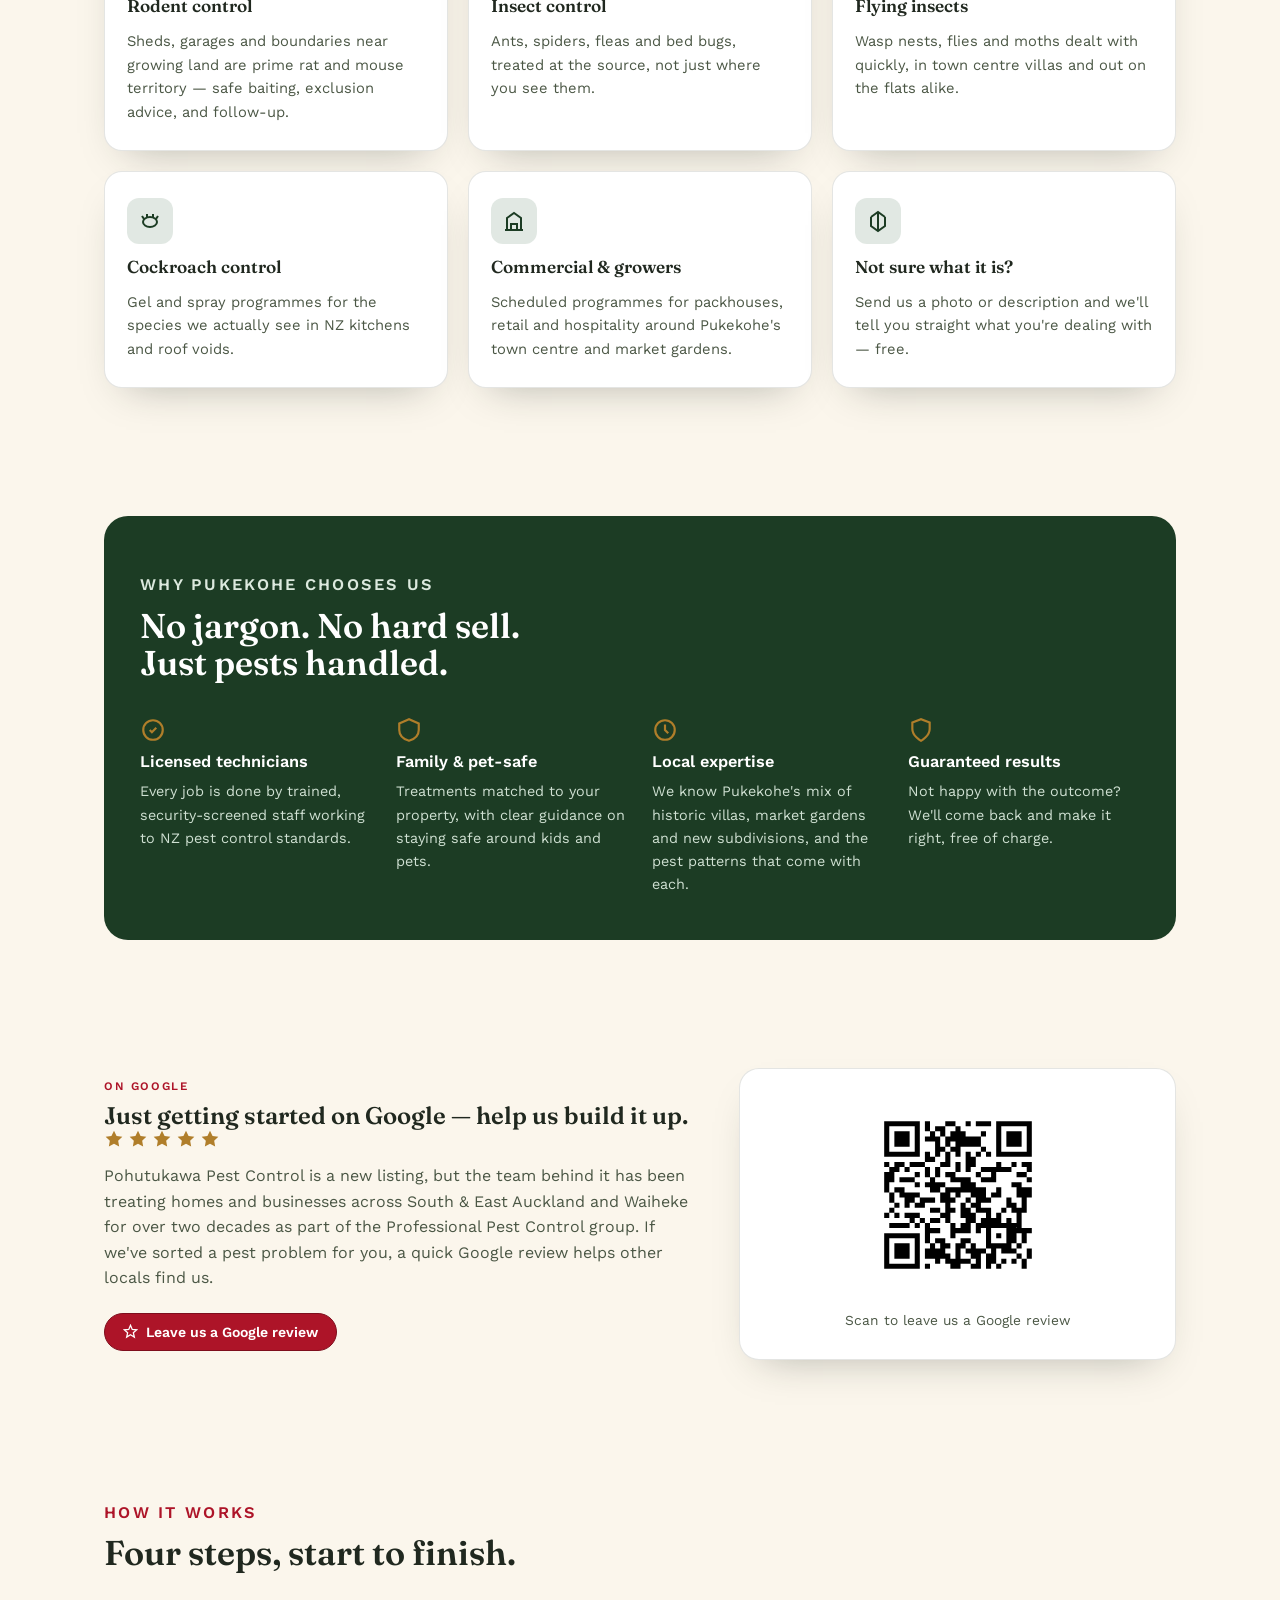
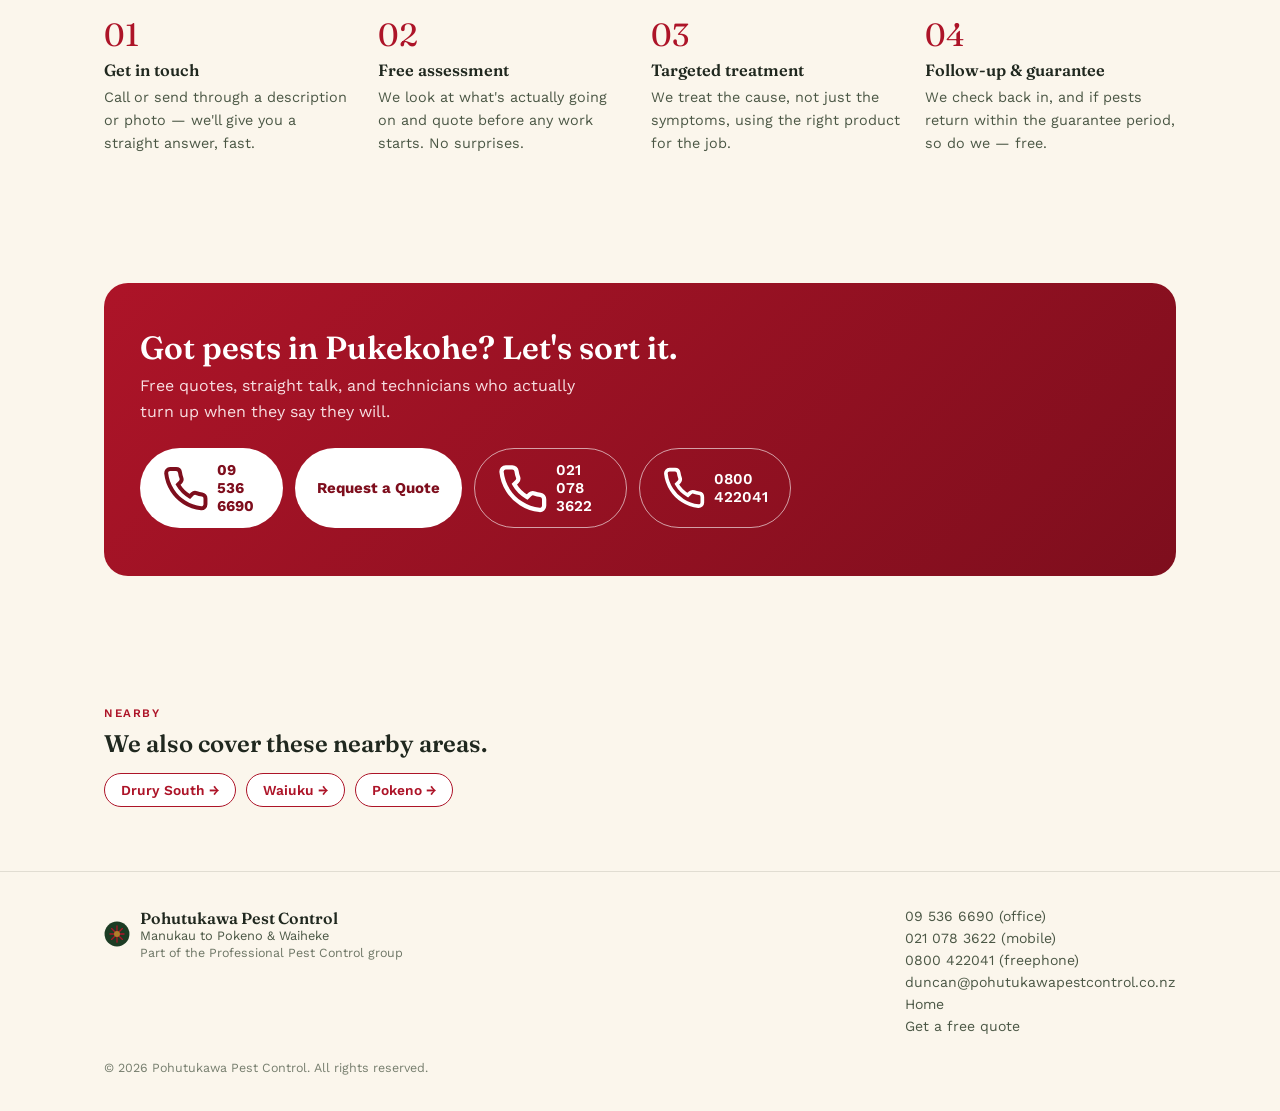
<file: pukekohe/index.html>
<!doctype html>
<html lang="en-NZ">
<head>
<meta charset="UTF-8">
<meta name="viewport" content="width=device-width, initial-scale=1">
<title>Pest Control Pukekohe | Pohutukawa Pest Control</title>
<meta name="description" content="Pest control in Pukekohe — market gardens, the historic town centre &amp; growing new subdivisions. Licensed technicians, free quotes. Call 0800 422041 or 09 536 6690.">
<link rel="canonical" href="https://pohutukawapestcontrol.co.nz/pukekohe/">

<meta property="og:type" content="website">
<meta property="og:site_name" content="Pohutukawa Pest Control">
<meta property="og:title" content="Pest Control Pukekohe | Pohutukawa Pest Control">
<meta property="og:description" content="Pest control in Pukekohe — market gardens, the historic town centre &amp; growing new subdivisions. Part of the Professional Pest Control group. Call 0800 422041 or 09 536 6690.">
<meta property="og:url" content="https://pohutukawapestcontrol.co.nz/pukekohe/">
<meta property="og:image" content="https://pohutukawapestcontrol.co.nz/og-image.png">
<meta property="og:image:width" content="1200">
<meta property="og:image:height" content="630">
<meta property="og:locale" content="en_NZ">
<meta name="twitter:card" content="summary_large_image">
<meta name="twitter:title" content="Pest Control Pukekohe | Pohutukawa Pest Control">
<meta name="twitter:description" content="Pest control in Pukekohe — market gardens, the historic town centre &amp; growing new subdivisions. Part of the Professional Pest Control group.">
<meta name="twitter:image" content="https://pohutukawapestcontrol.co.nz/og-image.png">

<link rel="icon" type="image/svg+xml" href="/favicon.svg">
<link rel="apple-touch-icon" href="/apple-touch-icon.png">

<link rel="preconnect" href="https://fonts.googleapis.com">
<link rel="preconnect" href="https://fonts.gstatic.com" crossorigin>
<link href="https://fonts.googleapis.com/css2?family=Fraunces:opsz,wght@9..144,400;9..144,500;9..144,600;9..144,700&family=Work+Sans:wght@400;500;600;700&display=swap" rel="stylesheet">
<link rel="stylesheet" href="/styles.css">

<!-- Google tag (gtag.js) -->
<script async src="https://www.googletagmanager.com/gtag/js?id=G-YW7M40ZTFR"></script>
<script>
  window.dataLayer = window.dataLayer || [];
  function gtag(){dataLayer.push(arguments);}
  gtag('js', new Date());
  gtag('config', 'G-YW7M40ZTFR');
  gtag('config', 'AW-18457186600');
</script>

<script type="application/ld+json">
{
  "@context": "https://schema.org",
  "@type": "LocalBusiness",
  "@id": "https://pohutukawapestcontrol.co.nz/pukekohe/#business",
  "name": "Pohutukawa Pest Control — Pukekohe",
  "image": "https://pohutukawapestcontrol.co.nz/og-image.png",
  "url": "https://pohutukawapestcontrol.co.nz/pukekohe/",
  "telephone": "+64-9-536-6690",
  "priceRange": "$$",
  "description": "Licensed pest control for Pukekohe homes, market gardens and businesses in the historic town centre and new subdivisions. Part of the Professional Pest Control group.",
  "areaServed": [
    {"@type": "Place", "name": "Pukekohe"},
    {"@type": "Place", "name": "Buckland"},
    {"@type": "Place", "name": "Paerata"},
    {"@type": "Place", "name": "Tuakau"},
    {"@type": "Place", "name": "Bombay"},
    {"@type": "Place", "name": "Patumahoe"},
    {"@type": "Place", "name": "Waiuku"}
  ],
  "address": {
    "@type": "PostalAddress",
    "addressRegion": "Auckland",
    "addressCountry": "NZ"
  },
  "contactPoint": [
    {"@type": "ContactPoint", "telephone": "+64-9-536-6690", "contactType": "customer service", "areaServed": "NZ"},
    {"@type": "ContactPoint", "telephone": "+64-21-078-3622", "contactType": "customer service", "areaServed": "NZ"}
  ],
  "parentOrganization": {
    "@type": "Organization",
    "name": "Professional Pest Control"
  },
  "sameAs": ["https://share.google/aUHHUY9zKEMesCu1h"]
}
</script>

<script type="application/ld+json">{"@context":"https://schema.org","@type":"BreadcrumbList","itemListElement":[{"@type":"ListItem","position":1,"name":"Home","item":"https://pohutukawapestcontrol.co.nz/"},{"@type":"ListItem","position":2,"name":"Pukekohe","item":"https://pohutukawapestcontrol.co.nz/pukekohe/"}]}</script>
</head>
<body>
<header>
  <div class="wrap nav">
    <a class="brand" href="/">
      <svg viewBox="0 0 48 48" fill="none" aria-hidden="true">
        <circle cx="24" cy="24" r="23" fill="var(--green-deep)"/>
        <g stroke="var(--crimson)" stroke-width="2.4" stroke-linecap="round">
          <line x1="24" y1="24" x2="24" y2="9"/>
          <line x1="24" y1="24" x2="34" y2="14"/>
          <line x1="24" y1="24" x2="37" y2="24"/>
          <line x1="24" y1="24" x2="34" y2="34"/>
          <line x1="24" y1="24" x2="24" y2="39"/>
          <line x1="24" y1="24" x2="14" y2="34"/>
          <line x1="24" y1="24" x2="11" y2="24"/>
          <line x1="24" y1="24" x2="14" y2="14"/>
        </g>
        <circle cx="24" cy="24" r="5.5" fill="var(--gold)"/>
      </svg>
      <span class="brand-word">Pohutukawa<span>Pest Control</span></span>
    </a>
    <nav class="links">
      <a href="/">Home</a>
      <a href="#services">Services</a>
      <a href="#why">Why Us</a>
      <a href="#reviews">Reviews</a>
      <a href="#contact">Contact</a>
    </nav>
    <a class="call-btn" href="tel:+6495366690">
      <svg viewBox="0 0 24 24" fill="none" stroke="currentColor" stroke-width="2"><path d="M22 16.92v3a2 2 0 0 1-2.18 2 19.79 19.79 0 0 1-8.63-3.07 19.5 19.5 0 0 1-6-6 19.79 19.79 0 0 1-3.07-8.67A2 2 0 0 1 4.11 2h3a2 2 0 0 1 2 1.72c.127.96.362 1.903.7 2.81a2 2 0 0 1-.45 2.11L8.09 9.91a16 16 0 0 0 6 6l1.27-1.27a2 2 0 0 1 2.11-.45c.907.338 1.85.573 2.81.7A2 2 0 0 1 22 16.92z"/></svg>
      09 536 6690
    </a>
  </div>
</header>

<main id="top">
  <p class="wrap crumb"><a href="/">Home</a><span>/</span>Pukekohe</p>
  <section class="hero">
    <div class="wrap hero-grid">
      <div>
        <p class="eyebrow">Pukekohe &amp; the market garden district</p>
        <h1>Pest control<br><em>for Pukekohe.</em></h1>
        <p class="lede">Pukekohe's mix of villas in the historic town centre, market garden properties on the fertile flats, and fast-growing new subdivisions each need a different approach. We treat what's actually on your property — from rodents around packing sheds to insects in a brand-new build — not a generic spray-and-go. Licensed, local, and part of a pest control group with over two decades on the ground in Auckland.</p>
        <div class="hero-ctas">
          <a class="call-btn" href="tel:+6495366690">
            <svg viewBox="0 0 24 24" fill="none" stroke="currentColor" stroke-width="2"><path d="M22 16.92v3a2 2 0 0 1-2.18 2 19.79 19.79 0 0 1-8.63-3.07 19.5 19.5 0 0 1-6-6 19.79 19.79 0 0 1-3.07-8.67A2 2 0 0 1 4.11 2h3a2 2 0 0 1 2 1.72c.127.96.362 1.903.7 2.81a2 2 0 0 1-.45 2.11L8.09 9.91a16 16 0 0 0 6 6l1.27-1.27a2 2 0 0 1 2.11-.45c.907.338 1.85.573 2.81.7A2 2 0 0 1 22 16.92z"/></svg>
            Call 09 536 6690
          </a>
          <a class="btn-ghost" href="tel:+64210783622">Text or call 021 078 3622</a> <a class="btn-ghost" href="tel:+64800422041">Freephone 0800 422041</a> <a class="btn-ghost" href="/book/">Request a free quote</a>
        </div>
        <div class="badges">
          <span class="badge"><svg viewBox="0 0 24 24" fill="none" stroke="currentColor" stroke-width="2.2"><path d="M20 6 9 17l-5-5"/></svg>Licensed &amp; insured</span>
          <span class="badge"><svg viewBox="0 0 24 24" fill="none" stroke="currentColor" stroke-width="2.2"><path d="M20 6 9 17l-5-5"/></svg>Free, no-obligation quotes</span>
          <span class="badge"><svg viewBox="0 0 24 24" fill="none" stroke="currentColor" stroke-width="2.2"><path d="M20 6 9 17l-5-5"/></svg>Satisfaction guaranteed</span>
        </div>
        <p style="margin-top:18px;font-size:0.82rem;color:var(--ink-soft);">Part of the <strong>Professional Pest Control</strong> group.</p>
      </div>
      <div class="hero-art">
        <svg viewBox="0 0 320 360" fill="none" aria-hidden="true">
          <path d="M160 340 C150 260 120 240 70 210" stroke="var(--green-deep)" stroke-width="6" stroke-linecap="round"/>
          <path d="M160 340 C170 250 210 230 250 190" stroke="var(--green-deep)" stroke-width="6" stroke-linecap="round"/>
          <path d="M160 340 C158 230 160 180 160 120" stroke="var(--green-deep)" stroke-width="7" stroke-linecap="round"/>
          <g>
            <ellipse cx="90" cy="195" rx="34" ry="16" fill="var(--green)" transform="rotate(-25 90 195)"/>
            <ellipse cx="235" cy="175" rx="34" ry="16" fill="var(--green)" transform="rotate(20 235 175)"/>
            <ellipse cx="150" cy="105" rx="30" ry="15" fill="var(--green)" transform="rotate(-6 150 105)"/>
            <ellipse cx="190" cy="125" rx="30" ry="15" fill="var(--green)" transform="rotate(18 190 125)"/>
          </g>
          <g>
            <circle cx="150" cy="90" r="16" fill="var(--crimson-deep)"/>
            <g stroke="var(--crimson)" stroke-width="3" stroke-linecap="round">
              <line x1="150" y1="90" x2="150" y2="52"/>
              <line x1="150" y1="90" x2="180" y2="62"/>
              <line x1="150" y1="90" x2="188" y2="90"/>
              <line x1="150" y1="90" x2="180" y2="118"/>
              <line x1="150" y1="90" x2="150" y2="128"/>
              <line x1="150" y1="90" x2="120" y2="118"/>
              <line x1="150" y1="90" x2="112" y2="90"/>
              <line x1="150" y1="90" x2="120" y2="62"/>
            </g>
            <circle cx="150" cy="90" r="6" fill="var(--gold)"/>
          </g>
          <g>
            <circle cx="210" cy="150" r="12" fill="var(--crimson-deep)"/>
            <g stroke="var(--crimson)" stroke-width="2.4" stroke-linecap="round">
              <line x1="210" y1="150" x2="210" y2="122"/>
              <line x1="210" y1="150" x2="232" y2="132"/>
              <line x1="210" y1="150" x2="238" y2="150"/>
              <line x1="210" y1="150" x2="232" y2="168"/>
              <line x1="210" y1="150" x2="210" y2="178"/>
              <line x1="210" y1="150" x2="188" y2="168"/>
            </g>
            <circle cx="210" cy="150" r="4.5" fill="var(--gold)"/>
          </g>
        </svg>
      </div>
    </div>
  </section>

  <section id="areas">
    <div class="wrap">
      <div class="section-head">
        <p class="eyebrow">Where We Work In Pukekohe</p>
        <h2>Town centre to the market gardens.</h2>
        <p>Historic villas, growers' properties and new subdivisions — we treat all of it.</p>
      </div>
      <div class="suburb-list">
        <span class="pill">Buckland</span>
        <span class="pill">Paerata</span>
        <span class="pill">Tuakau</span>
        <span class="pill">Bombay</span>
        <span class="pill">Patumahoe</span>
        <span class="pill">Waiuku</span>
      </div>
    </div>
  </section>

  <section id="services">
    <div class="wrap">
      <div class="section-head">
        <p class="eyebrow">What We Treat</p>
        <h2>Pest problems, sorted properly.</h2>
        <p>Targeted treatments for what actually turns up in Pukekohe's homes, growing operations and new builds — not a one-size-fits-all spray.</p>
      </div>
      <div class="services-grid">
        <div class="svc-card">
          <div class="svc-icon"><svg viewBox="0 0 24 24" fill="none" stroke="currentColor" stroke-width="2"><path d="M4 15c0-4 3-8 8-8s8 4 8 8-3 4-8 4-8 0-8-4Z"/><circle cx="9" cy="13" r="1"/><path d="M20 12h2M3 15l-2 1M3 12l-2-1"/></svg></div>
          <h3>Rodent control</h3>
          <p>Sheds, garages and boundaries near growing land are prime rat and mouse territory — safe baiting, exclusion advice, and follow-up.</p>
        </div>
        <div class="svc-card">
          <div class="svc-icon"><svg viewBox="0 0 24 24" fill="none" stroke="currentColor" stroke-width="2"><circle cx="12" cy="12" r="3"/><path d="M12 2v3M12 19v3M4.2 4.2l2.1 2.1M17.7 17.7l2.1 2.1M2 12h3M19 12h3M4.2 19.8l2.1-2.1M17.7 6.3l2.1-2.1"/></svg></div>
          <h3>Insect control</h3>
          <p>Ants, spiders, fleas and bed bugs, treated at the source, not just where you see them.</p>
        </div>
        <div class="svc-card">
          <div class="svc-icon"><svg viewBox="0 0 24 24" fill="none" stroke="currentColor" stroke-width="2"><path d="M12 12c3-4 8-5 9-2-1 3-5 4-9 2Zm0 0c-3-4-8-5-9-2 1 3 5 4 9 2Z"/><path d="M12 12v9"/></svg></div>
          <h3>Flying insects</h3>
          <p>Wasp nests, flies and moths dealt with quickly, in town centre villas and out on the flats alike.</p>
        </div>
        <div class="svc-card">
          <div class="svc-icon"><svg viewBox="0 0 24 24" fill="none" stroke="currentColor" stroke-width="2"><ellipse cx="12" cy="13" rx="7" ry="5"/><path d="M6 10 4 7M18 10l2-3M9 8V5M15 8V5"/></svg></div>
          <h3>Cockroach control</h3>
          <p>Gel and spray programmes for the species we actually see in NZ kitchens and roof voids.</p>
        </div>
        <div class="svc-card">
          <div class="svc-icon"><svg viewBox="0 0 24 24" fill="none" stroke="currentColor" stroke-width="2"><path d="M3 21h18M5 21V9l7-5 7 5v12M9 21v-6h6v6"/></svg></div>
          <h3>Commercial &amp; growers</h3>
          <p>Scheduled programmes for packhouses, retail and hospitality around Pukekohe's town centre and market gardens.</p>
        </div>
        <div class="svc-card">
          <div class="svc-icon"><svg viewBox="0 0 24 24" fill="none" stroke="currentColor" stroke-width="2"><path d="M12 3v18M5 8l7-5 7 5M5 8v9l7 5 7-5V8"/></svg></div>
          <h3>Not sure what it is?</h3>
          <p>Send us a photo or description and we'll tell you straight what you're dealing with — free.</p>
        </div>
      </div>
    </div>
  </section>

  <section id="why">
    <div class="wrap">
      <div class="why-band">
        <div class="section-head">
          <p class="eyebrow">Why Pukekohe Chooses Us</p>
          <h2>No jargon. No hard sell. Just pests handled.</h2>
        </div>
        <div class="why-grid">
          <div class="why-item">
            <svg viewBox="0 0 24 24" fill="none" stroke="currentColor" stroke-width="2"><path d="m9 12 2 2 4-4"/><circle cx="12" cy="12" r="9"/></svg>
            <h3>Licensed technicians</h3>
            <p>Every job is done by trained, security-screened staff working to NZ pest control standards.</p>
          </div>
          <div class="why-item">
            <svg viewBox="0 0 24 24" fill="none" stroke="currentColor" stroke-width="2"><path d="M12 2 3 6v6c0 5 4 8.5 9 10 5-1.5 9-5 9-10V6l-9-4Z"/></svg>
            <h3>Family &amp; pet-safe</h3>
            <p>Treatments matched to your property, with clear guidance on staying safe around kids and pets.</p>
          </div>
          <div class="why-item">
            <svg viewBox="0 0 24 24" fill="none" stroke="currentColor" stroke-width="2"><circle cx="12" cy="12" r="9"/><path d="M12 7v5l3 3"/></svg>
            <h3>Local expertise</h3>
            <p>We know Pukekohe's mix of historic villas, market gardens and new subdivisions, and the pest patterns that come with each.</p>
          </div>
          <div class="why-item">
            <svg viewBox="0 0 24 24" fill="none" stroke="currentColor" stroke-width="2"><path d="M12 22s8-4.5 8-11V5l-8-3-8 3v6c0 6.5 8 11 8 11Z"/></svg>
            <h3>Guaranteed results</h3>
            <p>Not happy with the outcome? We'll come back and make it right, free of charge.</p>
          </div>
        </div>
      </div>
    </div>
  </section>

  <section id="reviews">
    <div class="wrap reviews-grid">
      <div>
        <p class="eyebrow">On Google</p>
        <h2 style="margin-top:8px;">Just getting started on Google — help us build it up.</h2>
        <div class="stars" aria-hidden="true">
          <svg viewBox="0 0 24 24" fill="currentColor"><path d="M12 2l3.09 6.26L22 9.27l-5 4.87 1.18 6.88L12 17.77l-6.18 3.25L7 14.14 2 9.27l6.91-1.01L12 2z"/></svg>
          <svg viewBox="0 0 24 24" fill="currentColor"><path d="M12 2l3.09 6.26L22 9.27l-5 4.87 1.18 6.88L12 17.77l-6.18 3.25L7 14.14 2 9.27l6.91-1.01L12 2z"/></svg>
          <svg viewBox="0 0 24 24" fill="currentColor"><path d="M12 2l3.09 6.26L22 9.27l-5 4.87 1.18 6.88L12 17.77l-6.18 3.25L7 14.14 2 9.27l6.91-1.01L12 2z"/></svg>
          <svg viewBox="0 0 24 24" fill="currentColor"><path d="M12 2l3.09 6.26L22 9.27l-5 4.87 1.18 6.88L12 17.77l-6.18 3.25L7 14.14 2 9.27l6.91-1.01L12 2z"/></svg>
          <svg viewBox="0 0 24 24" fill="currentColor"><path d="M12 2l3.09 6.26L22 9.27l-5 4.87 1.18 6.88L12 17.77l-6.18 3.25L7 14.14 2 9.27l6.91-1.01L12 2z"/></svg>
        </div>
        <p>Pohutukawa Pest Control is a new listing, but the team behind it has been treating homes and businesses across South &amp; East Auckland and Waiheke for over two decades as part of the Professional Pest Control group. If we've sorted a pest problem for you, a quick Google review helps other locals find us.</p>
        <a class="call-btn" style="margin-top:22px;" href="https://g.page/r/CVelAb06vVBvEBM/review" target="_blank" rel="noopener">
          <svg viewBox="0 0 24 24" fill="none" stroke="currentColor" stroke-width="2"><path d="M12 17.27 18.18 21l-1.64-7.03L22 9.24l-7.19-.61L12 2 9.19 8.63 2 9.24l5.46 4.73L5.82 21z"/></svg>
          Leave us a Google review
        </a>
      </div>
      <div class="qr-card">
        <div class="qr-wrap">
          <svg viewBox="0 0 33 33" xmlns="http://www.w3.org/2000/svg"><rect width="33" height="33" fill="#fff"/><path d="M2,2H3V3H2zM3,2H4V3H3zM4,2H5V3H4zM5,2H6V3H5zM6,2H7V3H6zM7,2H8V3H7zM8,2H9V3H8zM10,2H11V3H10zM14,2H15V3H14zM15,2H16V3H15zM18,2H19V3H18zM20,2H21V3H20zM21,2H22V3H21zM22,2H23V3H22zM24,2H25V3H24zM25,2H26V3H25zM26,2H27V3H26zM27,2H28V3H27zM28,2H29V3H28zM29,2H30V3H29zM30,2H31V3H30zM2,3H3V4H2zM8,3H9V4H8zM10,3H11V4H10zM12,3H13V4H12zM13,3H14V4H13zM16,3H17V4H16zM24,3H25V4H24zM30,3H31V4H30zM2,4H3V5H2zM4,4H5V5H4zM5,4H6V5H5zM6,4H7V5H6zM8,4H9V5H8zM11,4H12V5H11zM13,4H14V5H13zM15,4H16V5H15zM16,4H17V5H16zM17,4H18V5H17zM21,4H22V5H21zM24,4H25V5H24zM26,4H27V5H26zM27,4H28V5H27zM28,4H29V5H28zM30,4H31V5H30zM2,5H3V6H2zM4,5H5V6H4zM5,5H6V6H5zM6,5H7V6H6zM8,5H9V6H8zM10,5H11V6H10zM11,5H12V6H11zM12,5H13V6H12zM14,5H15V6H14zM15,5H16V6H15zM16,5H17V6H16zM17,5H18V6H17zM18,5H19V6H18zM19,5H20V6H19zM20,5H21V6H20zM24,5H25V6H24zM26,5H27V6H26zM27,5H28V6H27zM28,5H29V6H28zM30,5H31V6H30zM2,6H3V7H2zM4,6H5V7H4zM5,6H6V7H5zM6,6H7V7H6zM8,6H9V7H8zM12,6H13V7H12zM14,6H15V7H14zM16,6H17V7H16zM17,6H18V7H17zM18,6H19V7H18zM19,6H20V7H19zM20,6H21V7H20zM24,6H25V7H24zM26,6H27V7H26zM27,6H28V7H27zM28,6H29V7H28zM30,6H31V7H30zM2,7H3V8H2zM8,7H9V8H8zM12,7H13V8H12zM13,7H14V8H13zM15,7H16V8H15zM16,7H17V8H16zM21,7H22V8H21zM24,7H25V8H24zM30,7H31V8H30zM2,8H3V9H2zM3,8H4V9H3zM4,8H5V9H4zM5,8H6V9H5zM6,8H7V9H6zM7,8H8V9H7zM8,8H9V9H8zM10,8H11V9H10zM12,8H13V9H12zM14,8H15V9H14zM16,8H17V9H16zM18,8H19V9H18zM20,8H21V9H20zM22,8H23V9H22zM24,8H25V9H24zM25,8H26V9H25zM26,8H27V9H26zM27,8H28V9H27zM28,8H29V9H28zM29,8H30V9H29zM30,8H31V9H30zM10,9H11V10H10zM11,9H12V10H11zM14,9H15V10H14zM18,9H19V10H18zM19,9H20V10H19zM2,10H3V11H2zM4,10H5V11H4zM5,10H6V11H5zM7,10H8V11H7zM8,10H9V11H8zM9,10H10V11H9zM13,10H14V11H13zM14,10H15V11H14zM16,10H17V11H16zM18,10H19V11H18zM19,10H20V11H19zM24,10H25V11H24zM27,10H28V11H27zM29,10H30V11H29zM30,10H31V11H30zM3,11H4V12H3zM4,11H5V12H4zM6,11H7V12H6zM10,11H11V12H10zM12,11H13V12H12zM16,11H17V12H16zM18,11H19V12H18zM21,11H22V12H21zM22,11H23V12H22zM23,11H24V12H23zM24,11H25V12H24zM25,11H26V12H25zM26,11H27V12H26zM30,11H31V12H30zM2,12H3V13H2zM3,12H4V13H3zM8,12H9V13H8zM10,12H11V13H10zM12,12H13V13H12zM14,12H15V13H14zM15,12H16V13H15zM20,12H21V13H20zM23,12H24V13H23zM28,12H29V13H28zM29,12H30V13H29zM2,13H3V14H2zM3,13H4V14H3zM5,13H6V14H5zM6,13H7V14H6zM7,13H8V14H7zM11,13H12V14H11zM15,13H16V14H15zM16,13H17V14H16zM17,13H18V14H17zM18,13H19V14H18zM21,13H22V14H21zM22,13H23V14H22zM23,13H24V14H23zM30,13H31V14H30zM2,14H3V15H2zM8,14H9V15H8zM10,14H11V15H10zM11,14H12V15H11zM12,14H13V15H12zM13,14H14V15H13zM17,14H18V15H17zM18,14H19V15H18zM19,14H20V15H19zM27,14H28V15H27zM28,14H29V15H28zM2,15H3V16H2zM4,15H5V16H4zM5,15H6V16H5zM11,15H12V16H11zM12,15H13V16H12zM14,15H15V16H14zM15,15H16V16H15zM16,15H17V16H16zM17,15H18V16H17zM18,15H19V16H18zM19,15H20V16H19zM20,15H21V16H20zM21,15H22V16H21zM24,15H25V16H24zM28,15H29V16H28zM29,15H30V16H29zM30,15H31V16H30zM3,16H4V17H3zM5,16H6V17H5zM6,16H7V17H6zM7,16H8V17H7zM8,16H9V17H8zM13,16H14V17H13zM14,16H15V17H14zM16,16H17V17H16zM19,16H20V17H19zM20,16H21V17H20zM21,16H22V17H21zM23,16H24V17H23zM24,16H25V17H24zM28,16H29V17H28zM29,16H30V17H29zM30,16H31V17H30zM3,17H4V18H3zM6,17H7V18H6zM7,17H8V18H7zM9,17H10V18H9zM10,17H11V18H10zM11,17H12V18H11zM13,17H14V18H13zM14,17H15V18H14zM15,17H16V18H15zM18,17H19V18H18zM20,17H21V18H20zM21,17H22V18H21zM22,17H23V18H22zM26,17H27V18H26zM29,17H30V18H29zM4,18H5V19H4zM6,18H7V19H6zM8,18H9V19H8zM9,18H10V19H9zM14,18H15V19H14zM17,18H18V19H17zM19,18H20V19H19zM20,18H21V19H20zM26,18H27V19H26zM27,18H28V19H27zM29,18H30V19H29zM3,19H4V20H3zM11,19H12V20H11zM12,19H13V20H12zM14,19H15V20H14zM15,19H16V20H15zM17,19H18V20H17zM18,19H19V20H18zM20,19H21V20H20zM21,19H22V20H21zM22,19H23V20H22zM25,19H26V20H25zM27,19H28V20H27zM28,19H29V20H28zM29,19H30V20H29zM2,20H3V21H2zM4,20H5V21H4zM6,20H7V21H6zM7,20H8V21H7zM8,20H9V21H8zM13,20H14V21H13zM14,20H15V21H14zM17,20H18V21H17zM18,20H19V21H18zM19,20H20V21H19zM22,20H23V21H22zM24,20H25V21H24zM28,20H29V21H28zM7,21H8V22H7zM9,21H10V22H9zM11,21H12V22H11zM12,21H13V22H12zM14,21H15V22H14zM18,21H19V22H18zM19,21H20V22H19zM21,21H22V22H21zM22,21H23V22H22zM23,21H24V22H23zM24,21H25V22H24zM26,21H27V22H26zM28,21H29V22H28zM3,22H4V23H3zM4,22H5V23H4zM5,22H6V23H5zM6,22H7V23H6zM8,22H9V23H8zM10,22H11V23H10zM15,22H16V23H15zM17,22H18V23H17zM18,22H19V23H18zM20,22H21V23H20zM21,22H22V23H21zM22,22H23V23H22zM23,22H24V23H23zM24,22H25V23H24zM25,22H26V23H25zM26,22H27V23H26zM27,22H28V23H27zM28,22H29V23H28zM10,23H11V24H10zM11,23H12V24H11zM12,23H13V24H12zM15,23H16V24H15zM16,23H17V24H16zM17,23H18V24H17zM18,23H19V24H18zM20,23H21V24H20zM22,23H23V24H22zM26,23H27V24H26zM27,23H28V24H27zM28,23H29V24H28zM29,23H30V24H29zM30,23H31V24H30zM2,24H3V25H2zM3,24H4V25H3zM4,24H5V25H4zM5,24H6V25H5zM6,24H7V25H6zM7,24H8V25H7zM8,24H9V25H8zM10,24H11V25H10zM15,24H16V25H15zM22,24H23V25H22zM24,24H25V25H24zM26,24H27V25H26zM27,24H28V25H27zM29,24H30V25H29zM2,25H3V26H2zM8,25H9V26H8zM10,25H11V26H10zM12,25H13V26H12zM13,25H14V26H13zM17,25H18V26H17zM18,25H19V26H18zM22,25H23V26H22zM26,25H27V26H26zM27,25H28V26H27zM29,25H30V26H29zM2,26H3V27H2zM4,26H5V27H4zM5,26H6V27H5zM6,26H7V27H6zM8,26H9V27H8zM11,26H12V27H11zM13,26H14V27H13zM14,26H15V27H14zM16,26H17V27H16zM17,26H18V27H17zM19,26H20V27H19zM22,26H23V27H22zM23,26H24V27H23zM24,26H25V27H24zM25,26H26V27H25zM26,26H27V27H26zM28,26H29V27H28zM2,27H3V28H2zM4,27H5V28H4zM5,27H6V28H5zM6,27H7V28H6zM8,27H9V28H8zM10,27H11V28H10zM11,27H12V28H11zM12,27H13V28H12zM13,27H14V28H13zM16,27H17V28H16zM18,27H19V28H18zM19,27H20V28H19zM20,27H21V28H20zM21,27H22V28H21zM23,27H24V28H23zM25,27H26V28H25zM26,27H27V28H26zM27,27H28V28H27zM30,27H31V28H30zM2,28H3V29H2zM4,28H5V29H4zM5,28H6V29H5zM6,28H7V29H6zM8,28H9V29H8zM10,28H11V29H10zM11,28H12V29H11zM12,28H13V29H12zM13,28H14V29H13zM14,28H15V29H14zM16,28H17V29H16zM19,28H20V29H19zM20,28H21V29H20zM22,28H23V29H22zM23,28H24V29H23zM28,28H29V29H28zM30,28H31V29H30zM2,29H3V30H2zM8,29H9V30H8zM12,29H13V30H12zM14,29H15V30H14zM15,29H16V30H15zM16,29H17V30H16zM17,29H18V30H17zM18,29H19V30H18zM20,29H21V30H20zM22,29H23V30H22zM23,29H24V30H23zM25,29H26V30H25zM27,29H28V30H27zM29,29H30V30H29zM2,30H3V31H2zM3,30H4V31H3zM4,30H5V31H4zM5,30H6V31H5zM6,30H7V31H6zM7,30H8V31H7zM8,30H9V31H8zM10,30H11V31H10zM15,30H16V31H15zM16,30H17V31H16zM19,30H20V31H19zM20,30H21V31H20zM22,30H23V31H22zM24,30H25V31H24zM29,30H30V31H29z" fill="#000"/></svg>
        </div>
        <p>Scan to leave us a Google review</p>
      </div>
    </div>
  </section>

  <section id="process">
    <div class="wrap">
      <div class="section-head">
        <p class="eyebrow">How It Works</p>
        <h2>Four steps, start to finish.</h2>
      </div>
      <div class="process-grid">
        <div class="step"><span class="step-num">01</span><h3>Get in touch</h3><p>Call or send through a description or photo — we'll give you a straight answer, fast.</p></div>
        <div class="step"><span class="step-num">02</span><h3>Free assessment</h3><p>We look at what's actually going on and quote before any work starts. No surprises.</p></div>
        <div class="step"><span class="step-num">03</span><h3>Targeted treatment</h3><p>We treat the cause, not just the symptoms, using the right product for the job.</p></div>
        <div class="step"><span class="step-num">04</span><h3>Follow-up &amp; guarantee</h3><p>We check back in, and if pests return within the guarantee period, so do we — free.</p></div>
      </div>
    </div>
  </section>

  <section id="contact">
    <div class="wrap">
      <div class="cta-band">
        <div>
          <h2>Got pests in Pukekohe? Let's sort it.</h2>
          <p>Free quotes, straight talk, and technicians who actually turn up when they say they will.</p>
        </div>
        <div class="cta-actions">
          <a class="btn-solid" href="tel:+6495366690">
            <svg viewBox="0 0 24 24" fill="none" stroke="currentColor" stroke-width="2"><path d="M22 16.92v3a2 2 0 0 1-2.18 2 19.79 19.79 0 0 1-8.63-3.07 19.5 19.5 0 0 1-6-6 19.79 19.79 0 0 1-3.07-8.67A2 2 0 0 1 4.11 2h3a2 2 0 0 1 2 1.72c.127.96.362 1.903.7 2.81a2 2 0 0 1-.45 2.11L8.09 9.91a16 16 0 0 0 6 6l1.27-1.27a2 2 0 0 1 2.11-.45c.907.338 1.85.573 2.81.7A2 2 0 0 1 22 16.92z"/></svg>
            09 536 6690
          </a>
          <a class="btn-solid" href="/book/">Request a Quote</a> <a class="btn-outline" href="tel:+64210783622">
            <svg viewBox="0 0 24 24" fill="none" stroke="currentColor" stroke-width="2"><path d="M22 16.92v3a2 2 0 0 1-2.18 2 19.79 19.79 0 0 1-8.63-3.07 19.5 19.5 0 0 1-6-6 19.79 19.79 0 0 1-3.07-8.67A2 2 0 0 1 4.11 2h3a2 2 0 0 1 2 1.72c.127.96.362 1.903.7 2.81a2 2 0 0 1-.45 2.11L8.09 9.91a16 16 0 0 0 6 6l1.27-1.27a2 2 0 0 1 2.11-.45c.907.338 1.85.573 2.81.7A2 2 0 0 1 22 16.92z"/></svg>
            021 078 3622
          </a>
          <a class="btn-outline" href="tel:+64800422041">
            <svg viewBox="0 0 24 24" fill="none" stroke="currentColor" stroke-width="2"><path d="M22 16.92v3a2 2 0 0 1-2.18 2 19.79 19.79 0 0 1-8.63-3.07 19.5 19.5 0 0 1-6-6 19.79 19.79 0 0 1-3.07-8.67A2 2 0 0 1 4.11 2h3a2 2 0 0 1 2 1.72c.127.96.362 1.903.7 2.81a2 2 0 0 1-.45 2.11L8.09 9.91a16 16 0 0 0 6 6l1.27-1.27a2 2 0 0 1 2.11-.45c.907.338 1.85.573 2.81.7A2 2 0 0 1 22 16.92z"/></svg>
            0800 422041
          </a>
        </div>
      </div>
    </div>
  </section>
</main>

<section id="nearby">
  <div class="wrap">
    <p class="eyebrow">Nearby</p>
    <h2 style="margin-top:8px;">We also cover these nearby areas.</h2>
    <div class="suburb-list" style="margin-top:16px;">
      <a class="pill pill-link" href="/drury-south/">Drury South →</a>
      <a class="pill pill-link" href="/waiuku/">Waiuku →</a>
      <a class="pill pill-link" href="/pokeno/">Pokeno →</a>
    </div>
  </div>
</section>

<footer>
  <div class="wrap foot-grid">
    <div class="foot-brand">
      <svg viewBox="0 0 48 48" fill="none" aria-hidden="true">
        <circle cx="24" cy="24" r="23" fill="var(--green-deep)"/>
        <g stroke="var(--crimson)" stroke-width="2.4" stroke-linecap="round">
          <line x1="24" y1="24" x2="24" y2="9"/><line x1="24" y1="24" x2="34" y2="14"/>
          <line x1="24" y1="24" x2="37" y2="24"/><line x1="24" y1="24" x2="34" y2="34"/>
          <line x1="24" y1="24" x2="24" y2="39"/><line x1="24" y1="24" x2="14" y2="34"/>
          <line x1="24" y1="24" x2="11" y2="24"/><line x1="24" y1="24" x2="14" y2="14"/>
        </g>
        <circle cx="24" cy="24" r="5.5" fill="var(--gold)"/>
      </svg>
      <div>
        <div style="font-family:'Fraunces',serif;font-weight:600;">Pohutukawa Pest Control</div>
        <div style="font-size:0.8rem;color:var(--ink-soft);">Manukau to Pokeno &amp; Waiheke</div>
        <div style="font-size:0.78rem;color:var(--ink-soft);opacity:0.8;margin-top:2px;">Part of the Professional Pest Control group</div>
      </div>
    </div>
    <div class="foot-links">
      <a href="tel:+6495366690">09 536 6690 (office)</a>
      <a href="tel:+64210783622">021 078 3622 (mobile)</a>
      <a href="tel:+64800422041">0800 422041 (freephone)</a>
      <a href="mailto:duncan@pohutukawapestcontrol.co.nz">duncan@pohutukawapestcontrol.co.nz</a>
      <a href="/">Home</a>
      <a href="/book/">Get a free quote</a>
    </div>
  </div>
  <div class="wrap fine">© <span id="yr"></span> Pohutukawa Pest Control. All rights reserved.</div>
</footer>

<script>
  try{ document.getElementById('yr').textContent = new Date().getFullYear(); }catch(e){}
</script>

</body>
</html>
</file>
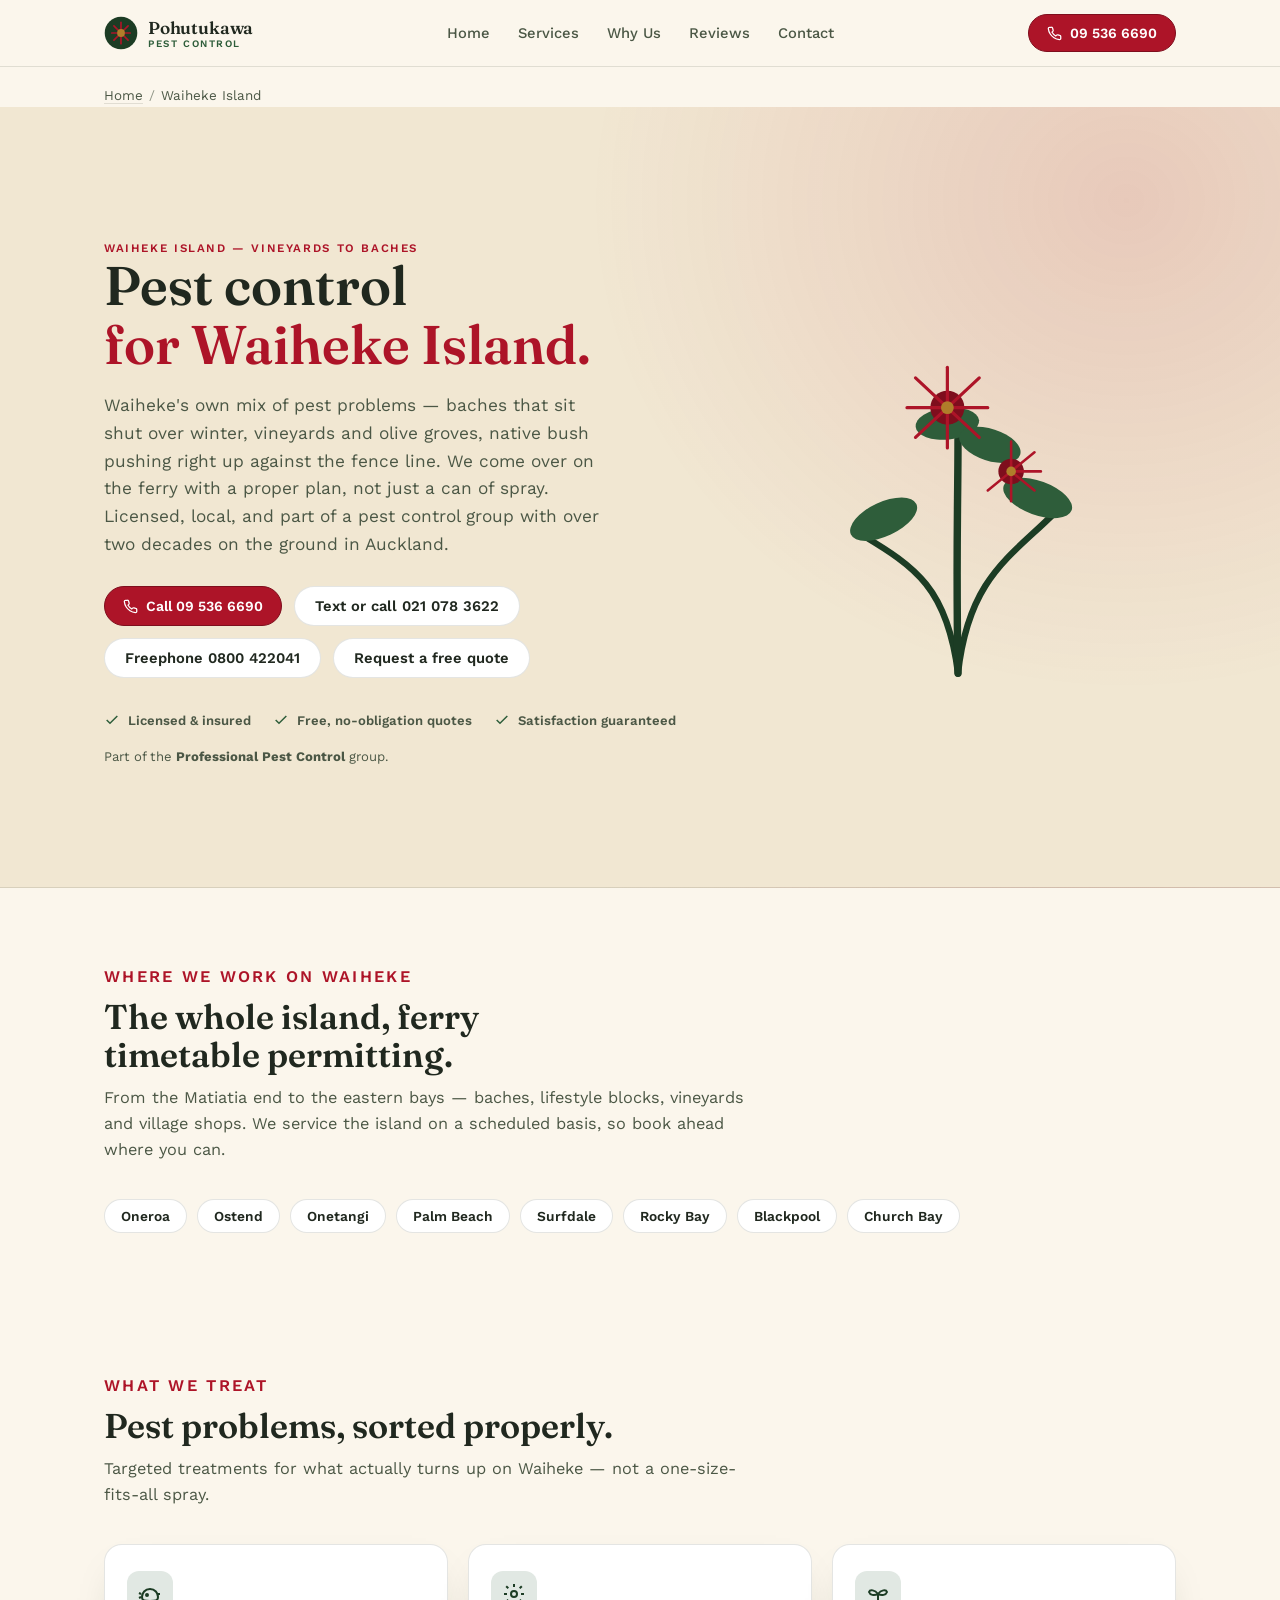
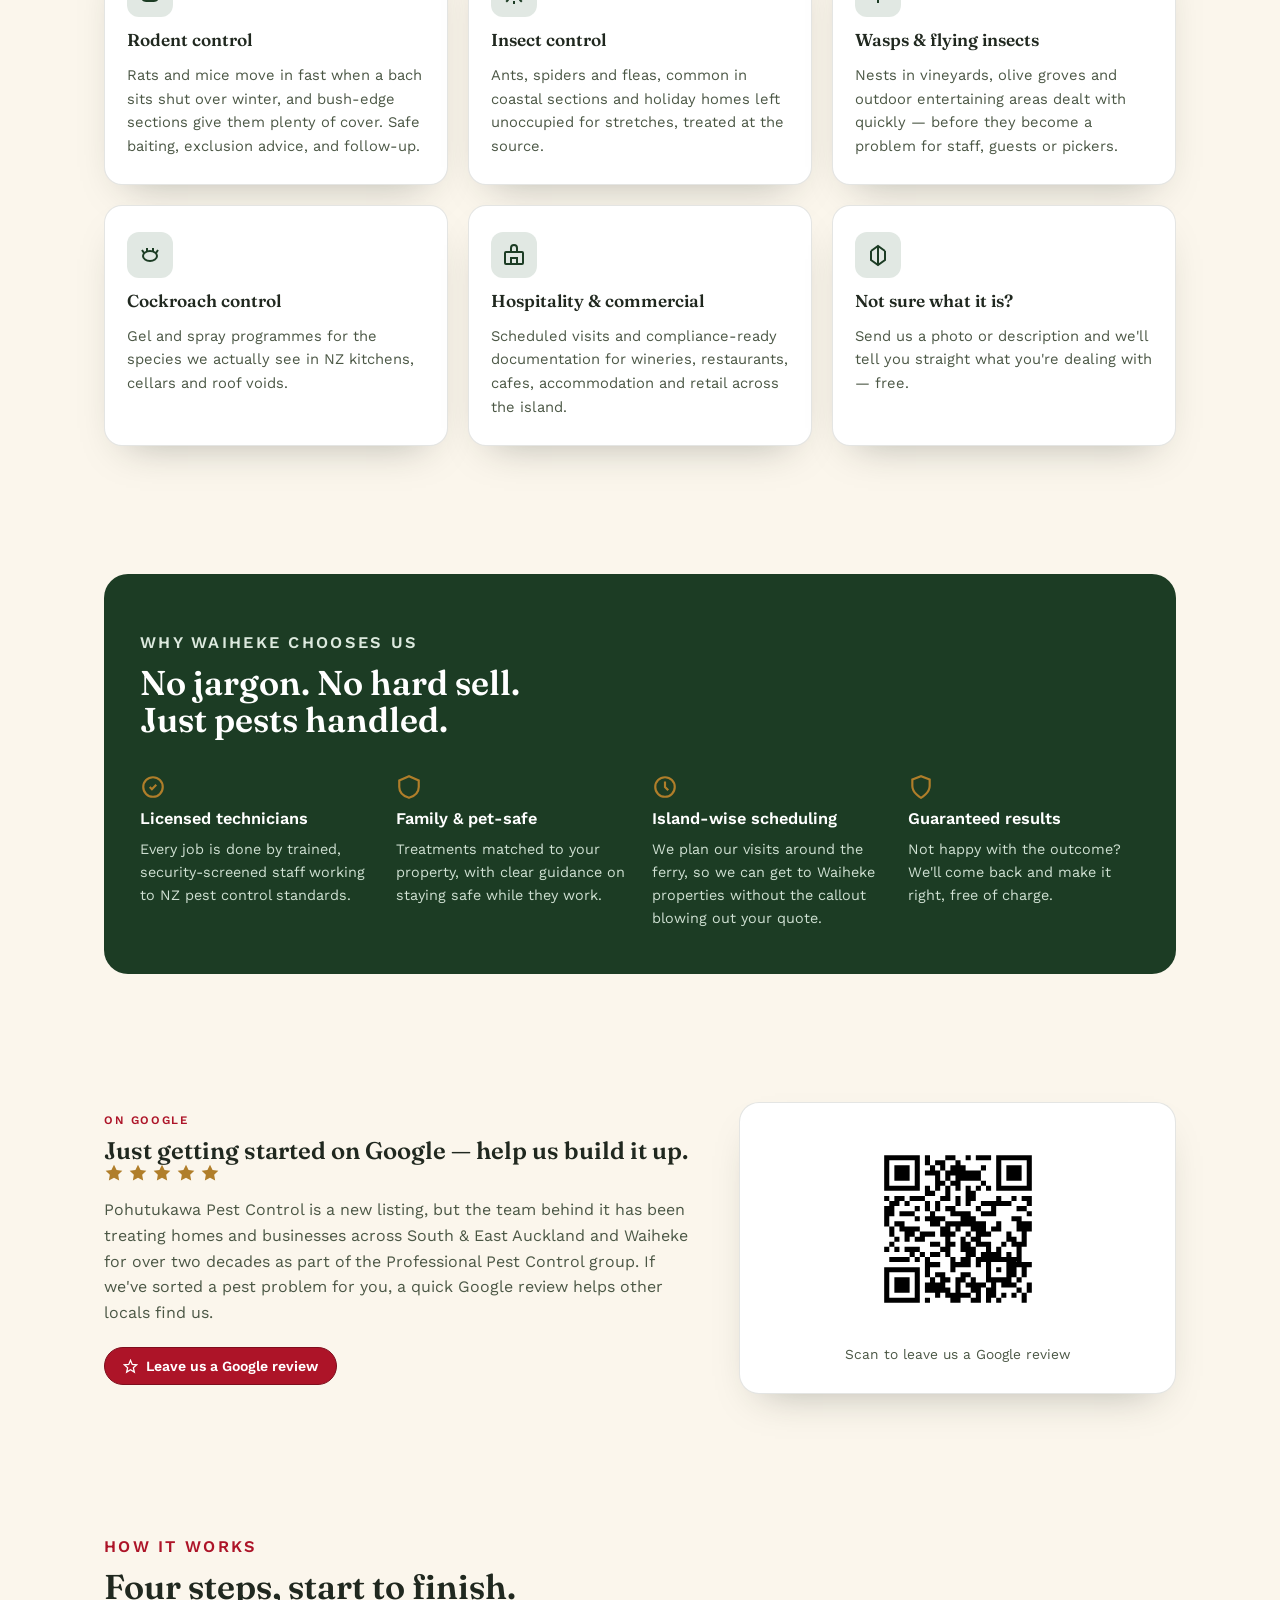
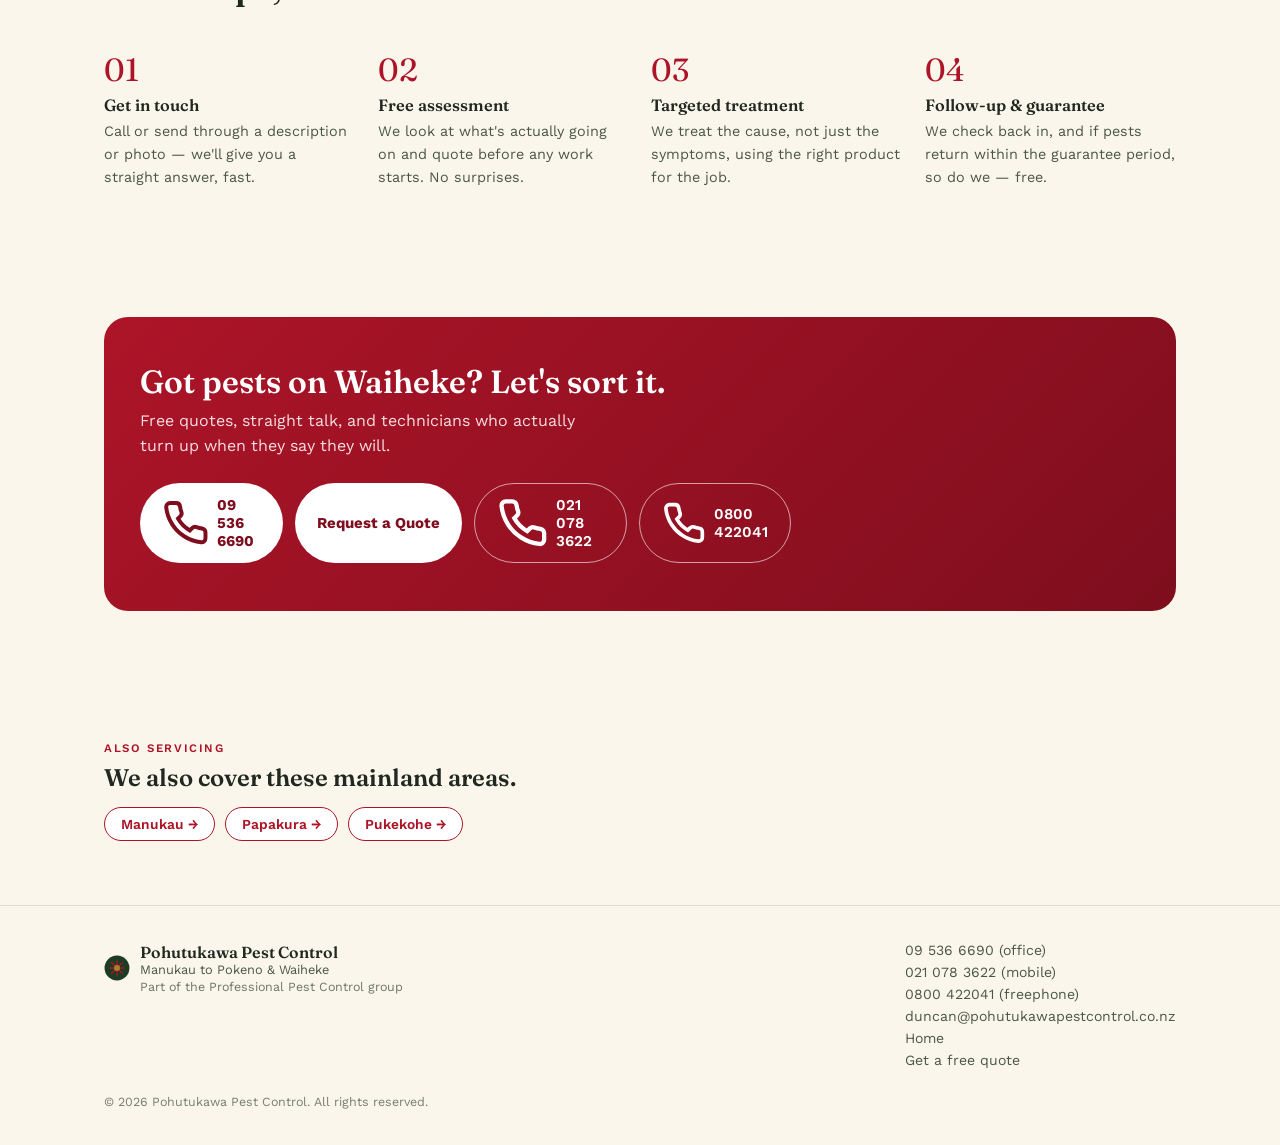
<file: waiheke-island/index.html>
<!doctype html>
<html lang="en-NZ">
<head>
<meta charset="UTF-8">
<meta name="viewport" content="width=device-width, initial-scale=1">
<title>Pest Control Waiheke Island | Pohutukawa Pest Control</title>
<meta name="description" content="Pest control for Waiheke Island — Oneroa, Ostend, Onetangi, Palm Beach, Surfdale &amp; beyond. Baches, vineyards, homes and hospitality. Licensed technicians. Call 0800 422041 or 09 536 6690.">
<link rel="canonical" href="https://pohutukawapestcontrol.co.nz/waiheke-island/">

<meta property="og:type" content="website">
<meta property="og:site_name" content="Pohutukawa Pest Control">
<meta property="og:title" content="Pest Control Waiheke Island | Pohutukawa Pest Control">
<meta property="og:description" content="Pest control for Waiheke Island — Oneroa, Ostend, Onetangi, Palm Beach, Surfdale &amp; beyond. Part of the Professional Pest Control group. Call 0800 422041 or 09 536 6690.">
<meta property="og:url" content="https://pohutukawapestcontrol.co.nz/waiheke-island/">
<meta property="og:image" content="https://pohutukawapestcontrol.co.nz/og-image.png">
<meta property="og:image:width" content="1200">
<meta property="og:image:height" content="630">
<meta property="og:locale" content="en_NZ">
<meta name="twitter:card" content="summary_large_image">
<meta name="twitter:title" content="Pest Control Waiheke Island | Pohutukawa Pest Control">
<meta name="twitter:description" content="Pest control for Waiheke Island — Oneroa, Ostend, Onetangi, Palm Beach, Surfdale &amp; beyond. Part of the Professional Pest Control group.">
<meta name="twitter:image" content="https://pohutukawapestcontrol.co.nz/og-image.png">

<link rel="icon" type="image/svg+xml" href="/favicon.svg">
<link rel="apple-touch-icon" href="/apple-touch-icon.png">

<link rel="preconnect" href="https://fonts.googleapis.com">
<link rel="preconnect" href="https://fonts.gstatic.com" crossorigin>
<link href="https://fonts.googleapis.com/css2?family=Fraunces:opsz,wght@9..144,400;9..144,500;9..144,600;9..144,700&family=Work+Sans:wght@400;500;600;700&display=swap" rel="stylesheet">
<link rel="stylesheet" href="/styles.css">

<!-- Google tag (gtag.js) -->
<script async src="https://www.googletagmanager.com/gtag/js?id=G-YW7M40ZTFR"></script>
<script>
  window.dataLayer = window.dataLayer || [];
  function gtag(){dataLayer.push(arguments);}
  gtag('js', new Date());
  gtag('config', 'G-YW7M40ZTFR');
  gtag('config', 'AW-18457186600');
</script>

<script type="application/ld+json">
{
  "@context": "https://schema.org",
  "@type": "LocalBusiness",
  "@id": "https://pohutukawapestcontrol.co.nz/waiheke-island/#business",
  "name": "Pohutukawa Pest Control — Waiheke Island",
  "image": "https://pohutukawapestcontrol.co.nz/og-image.png",
  "url": "https://pohutukawapestcontrol.co.nz/waiheke-island/",
  "telephone": "+64-9-536-6690",
  "priceRange": "$$",
  "description": "Licensed pest control for Waiheke Island homes, baches, vineyards and hospitality businesses. Part of the Professional Pest Control group.",
  "areaServed": [
    {"@type": "Place", "name": "Waiheke Island"},
    {"@type": "Place", "name": "Oneroa"},
    {"@type": "Place", "name": "Ostend"},
    {"@type": "Place", "name": "Onetangi"},
    {"@type": "Place", "name": "Palm Beach"},
    {"@type": "Place", "name": "Surfdale"},
    {"@type": "Place", "name": "Rocky Bay"},
    {"@type": "Place", "name": "Blackpool"},
    {"@type": "Place", "name": "Church Bay"}
  ],
  "address": {
    "@type": "PostalAddress",
    "addressRegion": "Auckland",
    "addressCountry": "NZ"
  },
  "contactPoint": [
    {"@type": "ContactPoint", "telephone": "+64-9-536-6690", "contactType": "customer service", "areaServed": "NZ"},
    {"@type": "ContactPoint", "telephone": "+64-21-078-3622", "contactType": "customer service", "areaServed": "NZ"}
  ],
  "parentOrganization": {
    "@type": "Organization",
    "name": "Professional Pest Control"
  },
  "sameAs": ["https://share.google/aUHHUY9zKEMesCu1h"]
}
</script>

<script type="application/ld+json">{"@context":"https://schema.org","@type":"BreadcrumbList","itemListElement":[{"@type":"ListItem","position":1,"name":"Home","item":"https://pohutukawapestcontrol.co.nz/"},{"@type":"ListItem","position":2,"name":"Waiheke Island","item":"https://pohutukawapestcontrol.co.nz/waiheke-island/"}]}</script>
</head>
<body>
<header>
  <div class="wrap nav">
    <a class="brand" href="/">
      <svg viewBox="0 0 48 48" fill="none" aria-hidden="true">
        <circle cx="24" cy="24" r="23" fill="var(--green-deep)"/>
        <g stroke="var(--crimson)" stroke-width="2.4" stroke-linecap="round">
          <line x1="24" y1="24" x2="24" y2="9"/>
          <line x1="24" y1="24" x2="34" y2="14"/>
          <line x1="24" y1="24" x2="37" y2="24"/>
          <line x1="24" y1="24" x2="34" y2="34"/>
          <line x1="24" y1="24" x2="24" y2="39"/>
          <line x1="24" y1="24" x2="14" y2="34"/>
          <line x1="24" y1="24" x2="11" y2="24"/>
          <line x1="24" y1="24" x2="14" y2="14"/>
        </g>
        <circle cx="24" cy="24" r="5.5" fill="var(--gold)"/>
      </svg>
      <span class="brand-word">Pohutukawa<span>Pest Control</span></span>
    </a>
    <nav class="links">
      <a href="/">Home</a>
      <a href="#services">Services</a>
      <a href="#why">Why Us</a>
      <a href="#reviews">Reviews</a>
      <a href="#contact">Contact</a>
    </nav>
    <a class="call-btn" href="tel:+6495366690">
      <svg viewBox="0 0 24 24" fill="none" stroke="currentColor" stroke-width="2"><path d="M22 16.92v3a2 2 0 0 1-2.18 2 19.79 19.79 0 0 1-8.63-3.07 19.5 19.5 0 0 1-6-6 19.79 19.79 0 0 1-3.07-8.67A2 2 0 0 1 4.11 2h3a2 2 0 0 1 2 1.72c.127.96.362 1.903.7 2.81a2 2 0 0 1-.45 2.11L8.09 9.91a16 16 0 0 0 6 6l1.27-1.27a2 2 0 0 1 2.11-.45c.907.338 1.85.573 2.81.7A2 2 0 0 1 22 16.92z"/></svg>
      09 536 6690
    </a>
  </div>
</header>

<main id="top">
  <p class="wrap crumb"><a href="/">Home</a><span>/</span>Waiheke Island</p>
  <section class="hero">
    <div class="wrap hero-grid">
      <div>
        <p class="eyebrow">Waiheke Island &mdash; vineyards to baches</p>
        <h1>Pest control<br><em>for Waiheke Island.</em></h1>
        <p class="lede">Waiheke's own mix of pest problems — baches that sit shut over winter, vineyards and olive groves, native bush pushing right up against the fence line. We come over on the ferry with a proper plan, not just a can of spray. Licensed, local, and part of a pest control group with over two decades on the ground in Auckland.</p>
        <div class="hero-ctas">
          <a class="call-btn" href="tel:+6495366690">
            <svg viewBox="0 0 24 24" fill="none" stroke="currentColor" stroke-width="2"><path d="M22 16.92v3a2 2 0 0 1-2.18 2 19.79 19.79 0 0 1-8.63-3.07 19.5 19.5 0 0 1-6-6 19.79 19.79 0 0 1-3.07-8.67A2 2 0 0 1 4.11 2h3a2 2 0 0 1 2 1.72c.127.96.362 1.903.7 2.81a2 2 0 0 1-.45 2.11L8.09 9.91a16 16 0 0 0 6 6l1.27-1.27a2 2 0 0 1 2.11-.45c.907.338 1.85.573 2.81.7A2 2 0 0 1 22 16.92z"/></svg>
            Call 09 536 6690
          </a>
          <a class="btn-ghost" href="tel:+64210783622">Text or call 021 078 3622</a> <a class="btn-ghost" href="tel:+64800422041">Freephone 0800 422041</a> <a class="btn-ghost" href="/book/">Request a free quote</a>
        </div>
        <div class="badges">
          <span class="badge"><svg viewBox="0 0 24 24" fill="none" stroke="currentColor" stroke-width="2.2"><path d="M20 6 9 17l-5-5"/></svg>Licensed &amp; insured</span>
          <span class="badge"><svg viewBox="0 0 24 24" fill="none" stroke="currentColor" stroke-width="2.2"><path d="M20 6 9 17l-5-5"/></svg>Free, no-obligation quotes</span>
          <span class="badge"><svg viewBox="0 0 24 24" fill="none" stroke="currentColor" stroke-width="2.2"><path d="M20 6 9 17l-5-5"/></svg>Satisfaction guaranteed</span>
        </div>
        <p style="margin-top:18px;font-size:0.82rem;color:var(--ink-soft);">Part of the <strong>Professional Pest Control</strong> group.</p>
      </div>
      <div class="hero-art">
        <svg viewBox="0 0 320 360" fill="none" aria-hidden="true">
          <path d="M160 340 C150 260 120 240 70 210" stroke="var(--green-deep)" stroke-width="6" stroke-linecap="round"/>
          <path d="M160 340 C170 250 210 230 250 190" stroke="var(--green-deep)" stroke-width="6" stroke-linecap="round"/>
          <path d="M160 340 C158 230 160 180 160 120" stroke="var(--green-deep)" stroke-width="7" stroke-linecap="round"/>
          <g>
            <ellipse cx="90" cy="195" rx="34" ry="16" fill="var(--green)" transform="rotate(-25 90 195)"/>
            <ellipse cx="235" cy="175" rx="34" ry="16" fill="var(--green)" transform="rotate(20 235 175)"/>
            <ellipse cx="150" cy="105" rx="30" ry="15" fill="var(--green)" transform="rotate(-6 150 105)"/>
            <ellipse cx="190" cy="125" rx="30" ry="15" fill="var(--green)" transform="rotate(18 190 125)"/>
          </g>
          <g>
            <circle cx="150" cy="90" r="16" fill="var(--crimson-deep)"/>
            <g stroke="var(--crimson)" stroke-width="3" stroke-linecap="round">
              <line x1="150" y1="90" x2="150" y2="52"/>
              <line x1="150" y1="90" x2="180" y2="62"/>
              <line x1="150" y1="90" x2="188" y2="90"/>
              <line x1="150" y1="90" x2="180" y2="118"/>
              <line x1="150" y1="90" x2="150" y2="128"/>
              <line x1="150" y1="90" x2="120" y2="118"/>
              <line x1="150" y1="90" x2="112" y2="90"/>
              <line x1="150" y1="90" x2="120" y2="62"/>
            </g>
            <circle cx="150" cy="90" r="6" fill="var(--gold)"/>
          </g>
          <g>
            <circle cx="210" cy="150" r="12" fill="var(--crimson-deep)"/>
            <g stroke="var(--crimson)" stroke-width="2.4" stroke-linecap="round">
              <line x1="210" y1="150" x2="210" y2="122"/>
              <line x1="210" y1="150" x2="232" y2="132"/>
              <line x1="210" y1="150" x2="238" y2="150"/>
              <line x1="210" y1="150" x2="232" y2="168"/>
              <line x1="210" y1="150" x2="210" y2="178"/>
              <line x1="210" y1="150" x2="188" y2="168"/>
            </g>
            <circle cx="210" cy="150" r="4.5" fill="var(--gold)"/>
          </g>
        </svg>
      </div>
    </div>
  </section>

  <section id="areas">
    <div class="wrap">
      <div class="section-head">
        <p class="eyebrow">Where We Work On Waiheke</p>
        <h2>The whole island, ferry timetable permitting.</h2>
        <p>From the Matiatia end to the eastern bays — baches, lifestyle blocks, vineyards and village shops. We service the island on a scheduled basis, so book ahead where you can.</p>
      </div>
      <div class="suburb-list">
        <span class="pill">Oneroa</span>
        <span class="pill">Ostend</span>
        <span class="pill">Onetangi</span>
        <span class="pill">Palm Beach</span>
        <span class="pill">Surfdale</span>
        <span class="pill">Rocky Bay</span>
        <span class="pill">Blackpool</span>
        <span class="pill">Church Bay</span>
      </div>
    </div>
  </section>

  <section id="services">
    <div class="wrap">
      <div class="section-head">
        <p class="eyebrow">What We Treat</p>
        <h2>Pest problems, sorted properly.</h2>
        <p>Targeted treatments for what actually turns up on Waiheke — not a one-size-fits-all spray.</p>
      </div>
      <div class="services-grid">
        <div class="svc-card">
          <div class="svc-icon"><svg viewBox="0 0 24 24" fill="none" stroke="currentColor" stroke-width="2"><path d="M4 15c0-4 3-8 8-8s8 4 8 8-3 4-8 4-8 0-8-4Z"/><circle cx="9" cy="13" r="1"/><path d="M20 12h2M3 15l-2 1M3 12l-2-1"/></svg></div>
          <h3>Rodent control</h3>
          <p>Rats and mice move in fast when a bach sits shut over winter, and bush-edge sections give them plenty of cover. Safe baiting, exclusion advice, and follow-up.</p>
        </div>
        <div class="svc-card">
          <div class="svc-icon"><svg viewBox="0 0 24 24" fill="none" stroke="currentColor" stroke-width="2"><circle cx="12" cy="12" r="3"/><path d="M12 2v3M12 19v3M4.2 4.2l2.1 2.1M17.7 17.7l2.1 2.1M2 12h3M19 12h3M4.2 19.8l2.1-2.1M17.7 6.3l2.1-2.1"/></svg></div>
          <h3>Insect control</h3>
          <p>Ants, spiders and fleas, common in coastal sections and holiday homes left unoccupied for stretches, treated at the source.</p>
        </div>
        <div class="svc-card">
          <div class="svc-icon"><svg viewBox="0 0 24 24" fill="none" stroke="currentColor" stroke-width="2"><path d="M12 12c3-4 8-5 9-2-1 3-5 4-9 2Zm0 0c-3-4-8-5-9-2 1 3 5 4 9 2Z"/><path d="M12 12v9"/></svg></div>
          <h3>Wasps &amp; flying insects</h3>
          <p>Nests in vineyards, olive groves and outdoor entertaining areas dealt with quickly — before they become a problem for staff, guests or pickers.</p>
        </div>
        <div class="svc-card">
          <div class="svc-icon"><svg viewBox="0 0 24 24" fill="none" stroke="currentColor" stroke-width="2"><ellipse cx="12" cy="13" rx="7" ry="5"/><path d="M6 10 4 7M18 10l2-3M9 8V5M15 8V5"/></svg></div>
          <h3>Cockroach control</h3>
          <p>Gel and spray programmes for the species we actually see in NZ kitchens, cellars and roof voids.</p>
        </div>
        <div class="svc-card">
          <div class="svc-icon"><svg viewBox="0 0 24 24" fill="none" stroke="currentColor" stroke-width="2"><rect x="3" y="9" width="18" height="12" rx="1"/><path d="M9 21v-6h6v6M9 9V5a3 3 0 0 1 6 0v4"/></svg></div>
          <h3>Hospitality &amp; commercial</h3>
          <p>Scheduled visits and compliance-ready documentation for wineries, restaurants, cafes, accommodation and retail across the island.</p>
        </div>
        <div class="svc-card">
          <div class="svc-icon"><svg viewBox="0 0 24 24" fill="none" stroke="currentColor" stroke-width="2"><path d="M12 3v18M5 8l7-5 7 5M5 8v9l7 5 7-5V8"/></svg></div>
          <h3>Not sure what it is?</h3>
          <p>Send us a photo or description and we'll tell you straight what you're dealing with — free.</p>
        </div>
      </div>
    </div>
  </section>

  <section id="why">
    <div class="wrap">
      <div class="why-band">
        <div class="section-head">
          <p class="eyebrow">Why Waiheke Chooses Us</p>
          <h2>No jargon. No hard sell. Just pests handled.</h2>
        </div>
        <div class="why-grid">
          <div class="why-item">
            <svg viewBox="0 0 24 24" fill="none" stroke="currentColor" stroke-width="2"><path d="m9 12 2 2 4-4"/><circle cx="12" cy="12" r="9"/></svg>
            <h3>Licensed technicians</h3>
            <p>Every job is done by trained, security-screened staff working to NZ pest control standards.</p>
          </div>
          <div class="why-item">
            <svg viewBox="0 0 24 24" fill="none" stroke="currentColor" stroke-width="2"><path d="M12 2 3 6v6c0 5 4 8.5 9 10 5-1.5 9-5 9-10V6l-9-4Z"/></svg>
            <h3>Family &amp; pet-safe</h3>
            <p>Treatments matched to your property, with clear guidance on staying safe while they work.</p>
          </div>
          <div class="why-item">
            <svg viewBox="0 0 24 24" fill="none" stroke="currentColor" stroke-width="2"><circle cx="12" cy="12" r="9"/><path d="M12 7v5l3 3"/></svg>
            <h3>Island-wise scheduling</h3>
            <p>We plan our visits around the ferry, so we can get to Waiheke properties without the callout blowing out your quote.</p>
          </div>
          <div class="why-item">
            <svg viewBox="0 0 24 24" fill="none" stroke="currentColor" stroke-width="2"><path d="M12 22s8-4.5 8-11V5l-8-3-8 3v6c0 6.5 8 11 8 11Z"/></svg>
            <h3>Guaranteed results</h3>
            <p>Not happy with the outcome? We'll come back and make it right, free of charge.</p>
          </div>
        </div>
      </div>
    </div>
  </section>

  <section id="reviews">
    <div class="wrap reviews-grid">
      <div>
        <p class="eyebrow">On Google</p>
        <h2 style="margin-top:8px;">Just getting started on Google — help us build it up.</h2>
        <div class="stars" aria-hidden="true">
          <svg viewBox="0 0 24 24" fill="currentColor"><path d="M12 2l3.09 6.26L22 9.27l-5 4.87 1.18 6.88L12 17.77l-6.18 3.25L7 14.14 2 9.27l6.91-1.01L12 2z"/></svg>
          <svg viewBox="0 0 24 24" fill="currentColor"><path d="M12 2l3.09 6.26L22 9.27l-5 4.87 1.18 6.88L12 17.77l-6.18 3.25L7 14.14 2 9.27l6.91-1.01L12 2z"/></svg>
          <svg viewBox="0 0 24 24" fill="currentColor"><path d="M12 2l3.09 6.26L22 9.27l-5 4.87 1.18 6.88L12 17.77l-6.18 3.25L7 14.14 2 9.27l6.91-1.01L12 2z"/></svg>
          <svg viewBox="0 0 24 24" fill="currentColor"><path d="M12 2l3.09 6.26L22 9.27l-5 4.87 1.18 6.88L12 17.77l-6.18 3.25L7 14.14 2 9.27l6.91-1.01L12 2z"/></svg>
          <svg viewBox="0 0 24 24" fill="currentColor"><path d="M12 2l3.09 6.26L22 9.27l-5 4.87 1.18 6.88L12 17.77l-6.18 3.25L7 14.14 2 9.27l6.91-1.01L12 2z"/></svg>
        </div>
        <p>Pohutukawa Pest Control is a new listing, but the team behind it has been treating homes and businesses across South &amp; East Auckland and Waiheke for over two decades as part of the Professional Pest Control group. If we've sorted a pest problem for you, a quick Google review helps other locals find us.</p>
        <a class="call-btn" style="margin-top:22px;" href="https://g.page/r/CVelAb06vVBvEBM/review" target="_blank" rel="noopener">
          <svg viewBox="0 0 24 24" fill="none" stroke="currentColor" stroke-width="2"><path d="M12 17.27 18.18 21l-1.64-7.03L22 9.24l-7.19-.61L12 2 9.19 8.63 2 9.24l5.46 4.73L5.82 21z"/></svg>
          Leave us a Google review
        </a>
      </div>
      <div class="qr-card">
        <div class="qr-wrap">
          <svg viewBox="0 0 33 33" xmlns="http://www.w3.org/2000/svg"><rect width="33" height="33" fill="#fff"/><path d="M2,2H3V3H2zM3,2H4V3H3zM4,2H5V3H4zM5,2H6V3H5zM6,2H7V3H6zM7,2H8V3H7zM8,2H9V3H8zM10,2H11V3H10zM14,2H15V3H14zM15,2H16V3H15zM18,2H19V3H18zM20,2H21V3H20zM21,2H22V3H21zM22,2H23V3H22zM24,2H25V3H24zM25,2H26V3H25zM26,2H27V3H26zM27,2H28V3H27zM28,2H29V3H28zM29,2H30V3H29zM30,2H31V3H30zM2,3H3V4H2zM8,3H9V4H8zM10,3H11V4H10zM12,3H13V4H12zM13,3H14V4H13zM16,3H17V4H16zM24,3H25V4H24zM30,3H31V4H30zM2,4H3V5H2zM4,4H5V5H4zM5,4H6V5H5zM6,4H7V5H6zM8,4H9V5H8zM11,4H12V5H11zM13,4H14V5H13zM15,4H16V5H15zM16,4H17V5H16zM17,4H18V5H17zM21,4H22V5H21zM24,4H25V5H24zM26,4H27V5H26zM27,4H28V5H27zM28,4H29V5H28zM30,4H31V5H30zM2,5H3V6H2zM4,5H5V6H4zM5,5H6V6H5zM6,5H7V6H6zM8,5H9V6H8zM10,5H11V6H10zM11,5H12V6H11zM12,5H13V6H12zM14,5H15V6H14zM15,5H16V6H15zM16,5H17V6H16zM17,5H18V6H17zM18,5H19V6H18zM19,5H20V6H19zM20,5H21V6H20zM24,5H25V6H24zM26,5H27V6H26zM27,5H28V6H27zM28,5H29V6H28zM30,5H31V6H30zM2,6H3V7H2zM4,6H5V7H4zM5,6H6V7H5zM6,6H7V7H6zM8,6H9V7H8zM12,6H13V7H12zM14,6H15V7H14zM16,6H17V7H16zM17,6H18V7H17zM18,6H19V7H18zM19,6H20V7H19zM20,6H21V7H20zM24,6H25V7H24zM26,6H27V7H26zM27,6H28V7H27zM28,6H29V7H28zM30,6H31V7H30zM2,7H3V8H2zM8,7H9V8H8zM12,7H13V8H12zM13,7H14V8H13zM15,7H16V8H15zM16,7H17V8H16zM21,7H22V8H21zM24,7H25V8H24zM30,7H31V8H30zM2,8H3V9H2zM3,8H4V9H3zM4,8H5V9H4zM5,8H6V9H5zM6,8H7V9H6zM7,8H8V9H7zM8,8H9V9H8zM10,8H11V9H10zM12,8H13V9H12zM14,8H15V9H14zM16,8H17V9H16zM18,8H19V9H18zM20,8H21V9H20zM22,8H23V9H22zM24,8H25V9H24zM25,8H26V9H25zM26,8H27V9H26zM27,8H28V9H27zM28,8H29V9H28zM29,8H30V9H29zM30,8H31V9H30zM10,9H11V10H10zM11,9H12V10H11zM14,9H15V10H14zM18,9H19V10H18zM19,9H20V10H19zM2,10H3V11H2zM4,10H5V11H4zM5,10H6V11H5zM7,10H8V11H7zM8,10H9V11H8zM9,10H10V11H9zM13,10H14V11H13zM14,10H15V11H14zM16,10H17V11H16zM18,10H19V11H18zM19,10H20V11H19zM24,10H25V11H24zM27,10H28V11H27zM29,10H30V11H29zM30,10H31V11H30zM3,11H4V12H3zM4,11H5V12H4zM6,11H7V12H6zM10,11H11V12H10zM12,11H13V12H12zM16,11H17V12H16zM18,11H19V12H18zM21,11H22V12H21zM22,11H23V12H22zM23,11H24V12H23zM24,11H25V12H24zM25,11H26V12H25zM26,11H27V12H26zM30,11H31V12H30zM2,12H3V13H2zM3,12H4V13H3zM8,12H9V13H8zM10,12H11V13H10zM12,12H13V13H12zM14,12H15V13H14zM15,12H16V13H15zM20,12H21V13H20zM23,12H24V13H23zM28,12H29V13H28zM29,12H30V13H29zM2,13H3V14H2zM3,13H4V14H3zM5,13H6V14H5zM6,13H7V14H6zM7,13H8V14H7zM11,13H12V14H11zM15,13H16V14H15zM16,13H17V14H16zM17,13H18V14H17zM18,13H19V14H18zM21,13H22V14H21zM22,13H23V14H22zM23,13H24V14H23zM30,13H31V14H30zM2,14H3V15H2zM8,14H9V15H8zM10,14H11V15H10zM11,14H12V15H11zM12,14H13V15H12zM13,14H14V15H13zM17,14H18V15H17zM18,14H19V15H18zM19,14H20V15H19zM27,14H28V15H27zM28,14H29V15H28zM2,15H3V16H2zM4,15H5V16H4zM5,15H6V16H5zM11,15H12V16H11zM12,15H13V16H12zM14,15H15V16H14zM15,15H16V16H15zM16,15H17V16H16zM17,15H18V16H17zM18,15H19V16H18zM19,15H20V16H19zM20,15H21V16H20zM21,15H22V16H21zM24,15H25V16H24zM28,15H29V16H28zM29,15H30V16H29zM30,15H31V16H30zM3,16H4V17H3zM5,16H6V17H5zM6,16H7V17H6zM7,16H8V17H7zM8,16H9V17H8zM13,16H14V17H13zM14,16H15V17H14zM16,16H17V17H16zM19,16H20V17H19zM20,16H21V17H20zM21,16H22V17H21zM23,16H24V17H23zM24,16H25V17H24zM28,16H29V17H28zM29,16H30V17H29zM30,16H31V17H30zM3,17H4V18H3zM6,17H7V18H6zM7,17H8V18H7zM9,17H10V18H9zM10,17H11V18H10zM11,17H12V18H11zM13,17H14V18H13zM14,17H15V18H14zM15,17H16V18H15zM18,17H19V18H18zM20,17H21V18H20zM21,17H22V18H21zM22,17H23V18H22zM26,17H27V18H26zM29,17H30V18H29zM4,18H5V19H4zM6,18H7V19H6zM8,18H9V19H8zM9,18H10V19H9zM14,18H15V19H14zM17,18H18V19H17zM19,18H20V19H19zM20,18H21V19H20zM26,18H27V19H26zM27,18H28V19H27zM29,18H30V19H29zM3,19H4V20H3zM11,19H12V20H11zM12,19H13V20H12zM14,19H15V20H14zM15,19H16V20H15zM17,19H18V20H17zM18,19H19V20H18zM20,19H21V20H20zM21,19H22V20H21zM22,19H23V20H22zM25,19H26V20H25zM27,19H28V20H27zM28,19H29V20H28zM29,19H30V20H29zM2,20H3V21H2zM4,20H5V21H4zM6,20H7V21H6zM7,20H8V21H7zM8,20H9V21H8zM13,20H14V21H13zM14,20H15V21H14zM17,20H18V21H17zM18,20H19V21H18zM19,20H20V21H19zM22,20H23V21H22zM24,20H25V21H24zM28,20H29V21H28zM7,21H8V22H7zM9,21H10V22H9zM11,21H12V22H11zM12,21H13V22H12zM14,21H15V22H14zM18,21H19V22H18zM19,21H20V22H19zM21,21H22V22H21zM22,21H23V22H22zM23,21H24V22H23zM24,21H25V22H24zM26,21H27V22H26zM28,21H29V22H28zM3,22H4V23H3zM4,22H5V23H4zM5,22H6V23H5zM6,22H7V23H6zM8,22H9V23H8zM10,22H11V23H10zM15,22H16V23H15zM17,22H18V23H17zM18,22H19V23H18zM20,22H21V23H20zM21,22H22V23H21zM22,22H23V23H22zM23,22H24V23H23zM24,22H25V23H24zM25,22H26V23H25zM26,22H27V23H26zM27,22H28V23H27zM28,22H29V23H28zM10,23H11V24H10zM11,23H12V24H11zM12,23H13V24H12zM15,23H16V24H15zM16,23H17V24H16zM17,23H18V24H17zM18,23H19V24H18zM20,23H21V24H20zM22,23H23V24H22zM26,23H27V24H26zM27,23H28V24H27zM28,23H29V24H28zM29,23H30V24H29zM30,23H31V24H30zM2,24H3V25H2zM3,24H4V25H3zM4,24H5V25H4zM5,24H6V25H5zM6,24H7V25H6zM7,24H8V25H7zM8,24H9V25H8zM10,24H11V25H10zM15,24H16V25H15zM22,24H23V25H22zM24,24H25V25H24zM26,24H27V25H26zM27,24H28V25H27zM29,24H30V25H29zM2,25H3V26H2zM8,25H9V26H8zM10,25H11V26H10zM12,25H13V26H12zM13,25H14V26H13zM17,25H18V26H17zM18,25H19V26H18zM22,25H23V26H22zM26,25H27V26H26zM27,25H28V26H27zM29,25H30V26H29zM2,26H3V27H2zM4,26H5V27H4zM5,26H6V27H5zM6,26H7V27H6zM8,26H9V27H8zM11,26H12V27H11zM13,26H14V27H13zM14,26H15V27H14zM16,26H17V27H16zM17,26H18V27H17zM19,26H20V27H19zM22,26H23V27H22zM23,26H24V27H23zM24,26H25V27H24zM25,26H26V27H25zM26,26H27V27H26zM28,26H29V27H28zM2,27H3V28H2zM4,27H5V28H4zM5,27H6V28H5zM6,27H7V28H6zM8,27H9V28H8zM10,27H11V28H10zM11,27H12V28H11zM12,27H13V28H12zM13,27H14V28H13zM16,27H17V28H16zM18,27H19V28H18zM19,27H20V28H19zM20,27H21V28H20zM21,27H22V28H21zM23,27H24V28H23zM25,27H26V28H25zM26,27H27V28H26zM27,27H28V28H27zM30,27H31V28H30zM2,28H3V29H2zM4,28H5V29H4zM5,28H6V29H5zM6,28H7V29H6zM8,28H9V29H8zM10,28H11V29H10zM11,28H12V29H11zM12,28H13V29H12zM13,28H14V29H13zM14,28H15V29H14zM16,28H17V29H16zM19,28H20V29H19zM20,28H21V29H20zM22,28H23V29H22zM23,28H24V29H23zM28,28H29V29H28zM30,28H31V29H30zM2,29H3V30H2zM8,29H9V30H8zM12,29H13V30H12zM14,29H15V30H14zM15,29H16V30H15zM16,29H17V30H16zM17,29H18V30H17zM18,29H19V30H18zM20,29H21V30H20zM22,29H23V30H22zM23,29H24V30H23zM25,29H26V30H25zM27,29H28V30H27zM29,29H30V30H29zM2,30H3V31H2zM3,30H4V31H3zM4,30H5V31H4zM5,30H6V31H5zM6,30H7V31H6zM7,30H8V31H7zM8,30H9V31H8zM10,30H11V31H10zM15,30H16V31H15zM16,30H17V31H16zM19,30H20V31H19zM20,30H21V31H20zM22,30H23V31H22zM24,30H25V31H24zM29,30H30V31H29z" fill="#000"/></svg>
        </div>
        <p>Scan to leave us a Google review</p>
      </div>
    </div>
  </section>

  <section id="process">
    <div class="wrap">
      <div class="section-head">
        <p class="eyebrow">How It Works</p>
        <h2>Four steps, start to finish.</h2>
      </div>
      <div class="process-grid">
        <div class="step"><span class="step-num">01</span><h3>Get in touch</h3><p>Call or send through a description or photo — we'll give you a straight answer, fast.</p></div>
        <div class="step"><span class="step-num">02</span><h3>Free assessment</h3><p>We look at what's actually going on and quote before any work starts. No surprises.</p></div>
        <div class="step"><span class="step-num">03</span><h3>Targeted treatment</h3><p>We treat the cause, not just the symptoms, using the right product for the job.</p></div>
        <div class="step"><span class="step-num">04</span><h3>Follow-up &amp; guarantee</h3><p>We check back in, and if pests return within the guarantee period, so do we — free.</p></div>
      </div>
    </div>
  </section>

  <section id="contact">
    <div class="wrap">
      <div class="cta-band">
        <div>
          <h2>Got pests on Waiheke? Let's sort it.</h2>
          <p>Free quotes, straight talk, and technicians who actually turn up when they say they will.</p>
        </div>
        <div class="cta-actions">
          <a class="btn-solid" href="tel:+6495366690">
            <svg viewBox="0 0 24 24" fill="none" stroke="currentColor" stroke-width="2"><path d="M22 16.92v3a2 2 0 0 1-2.18 2 19.79 19.79 0 0 1-8.63-3.07 19.5 19.5 0 0 1-6-6 19.79 19.79 0 0 1-3.07-8.67A2 2 0 0 1 4.11 2h3a2 2 0 0 1 2 1.72c.127.96.362 1.903.7 2.81a2 2 0 0 1-.45 2.11L8.09 9.91a16 16 0 0 0 6 6l1.27-1.27a2 2 0 0 1 2.11-.45c.907.338 1.85.573 2.81.7A2 2 0 0 1 22 16.92z"/></svg>
            09 536 6690
          </a>
          <a class="btn-solid" href="/book/">Request a Quote</a> <a class="btn-outline" href="tel:+64210783622">
            <svg viewBox="0 0 24 24" fill="none" stroke="currentColor" stroke-width="2"><path d="M22 16.92v3a2 2 0 0 1-2.18 2 19.79 19.79 0 0 1-8.63-3.07 19.5 19.5 0 0 1-6-6 19.79 19.79 0 0 1-3.07-8.67A2 2 0 0 1 4.11 2h3a2 2 0 0 1 2 1.72c.127.96.362 1.903.7 2.81a2 2 0 0 1-.45 2.11L8.09 9.91a16 16 0 0 0 6 6l1.27-1.27a2 2 0 0 1 2.11-.45c.907.338 1.85.573 2.81.7A2 2 0 0 1 22 16.92z"/></svg>
            021 078 3622
          </a>
          <a class="btn-outline" href="tel:+64800422041">
            <svg viewBox="0 0 24 24" fill="none" stroke="currentColor" stroke-width="2"><path d="M22 16.92v3a2 2 0 0 1-2.18 2 19.79 19.79 0 0 1-8.63-3.07 19.5 19.5 0 0 1-6-6 19.79 19.79 0 0 1-3.07-8.67A2 2 0 0 1 4.11 2h3a2 2 0 0 1 2 1.72c.127.96.362 1.903.7 2.81a2 2 0 0 1-.45 2.11L8.09 9.91a16 16 0 0 0 6 6l1.27-1.27a2 2 0 0 1 2.11-.45c.907.338 1.85.573 2.81.7A2 2 0 0 1 22 16.92z"/></svg>
            0800 422041
          </a>
        </div>
      </div>
    </div>
  </section>
</main>

<section id="nearby">
  <div class="wrap">
    <p class="eyebrow">Also servicing</p>
    <h2 style="margin-top:8px;">We also cover these mainland areas.</h2>
    <div class="suburb-list" style="margin-top:16px;">
      <a class="pill pill-link" href="/manukau/">Manukau →</a>
      <a class="pill pill-link" href="/papakura/">Papakura →</a>
      <a class="pill pill-link" href="/pukekohe/">Pukekohe →</a>
    </div>
  </div>
</section>

<footer>
  <div class="wrap foot-grid">
    <div class="foot-brand">
      <svg viewBox="0 0 48 48" fill="none" aria-hidden="true">
        <circle cx="24" cy="24" r="23" fill="var(--green-deep)"/>
        <g stroke="var(--crimson)" stroke-width="2.4" stroke-linecap="round">
          <line x1="24" y1="24" x2="24" y2="9"/><line x1="24" y1="24" x2="34" y2="14"/>
          <line x1="24" y1="24" x2="37" y2="24"/><line x1="24" y1="24" x2="34" y2="34"/>
          <line x1="24" y1="24" x2="24" y2="39"/><line x1="24" y1="24" x2="14" y2="34"/>
          <line x1="24" y1="24" x2="11" y2="24"/><line x1="24" y1="24" x2="14" y2="14"/>
        </g>
        <circle cx="24" cy="24" r="5.5" fill="var(--gold)"/>
      </svg>
      <div>
        <div style="font-family:'Fraunces',serif;font-weight:600;">Pohutukawa Pest Control</div>
        <div style="font-size:0.8rem;color:var(--ink-soft);">Manukau to Pokeno &amp; Waiheke</div>
        <div style="font-size:0.78rem;color:var(--ink-soft);opacity:0.8;margin-top:2px;">Part of the Professional Pest Control group</div>
      </div>
    </div>
    <div class="foot-links">
      <a href="tel:+6495366690">09 536 6690 (office)</a>
      <a href="tel:+64210783622">021 078 3622 (mobile)</a>
      <a href="tel:+64800422041">0800 422041 (freephone)</a>
      <a href="mailto:duncan@pohutukawapestcontrol.co.nz">duncan@pohutukawapestcontrol.co.nz</a>
      <a href="/">Home</a>
      <a href="/book/">Get a free quote</a>
    </div>
  </div>
  <div class="wrap fine">© <span id="yr"></span> Pohutukawa Pest Control. All rights reserved.</div>
</footer>

<script>
  try{ document.getElementById('yr').textContent = new Date().getFullYear(); }catch(e){}
</script>

</body>
</html>
</file>
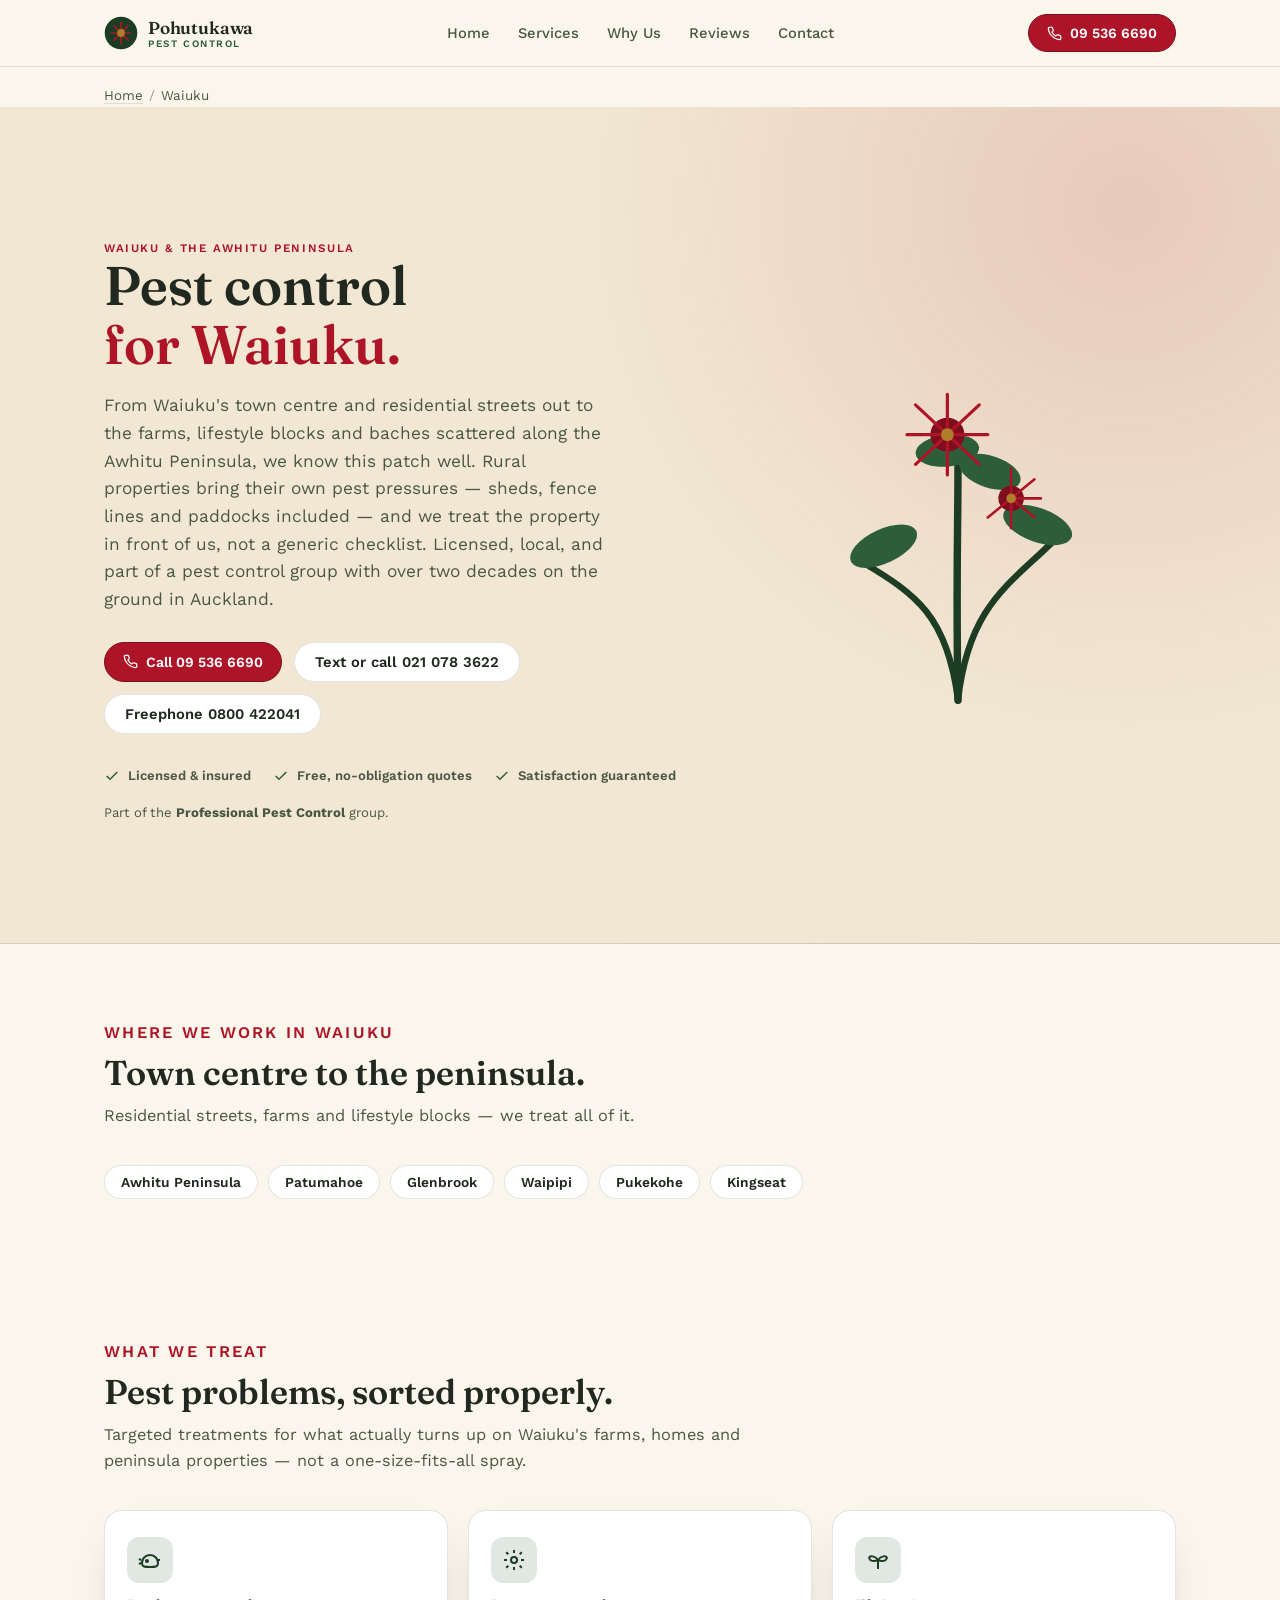
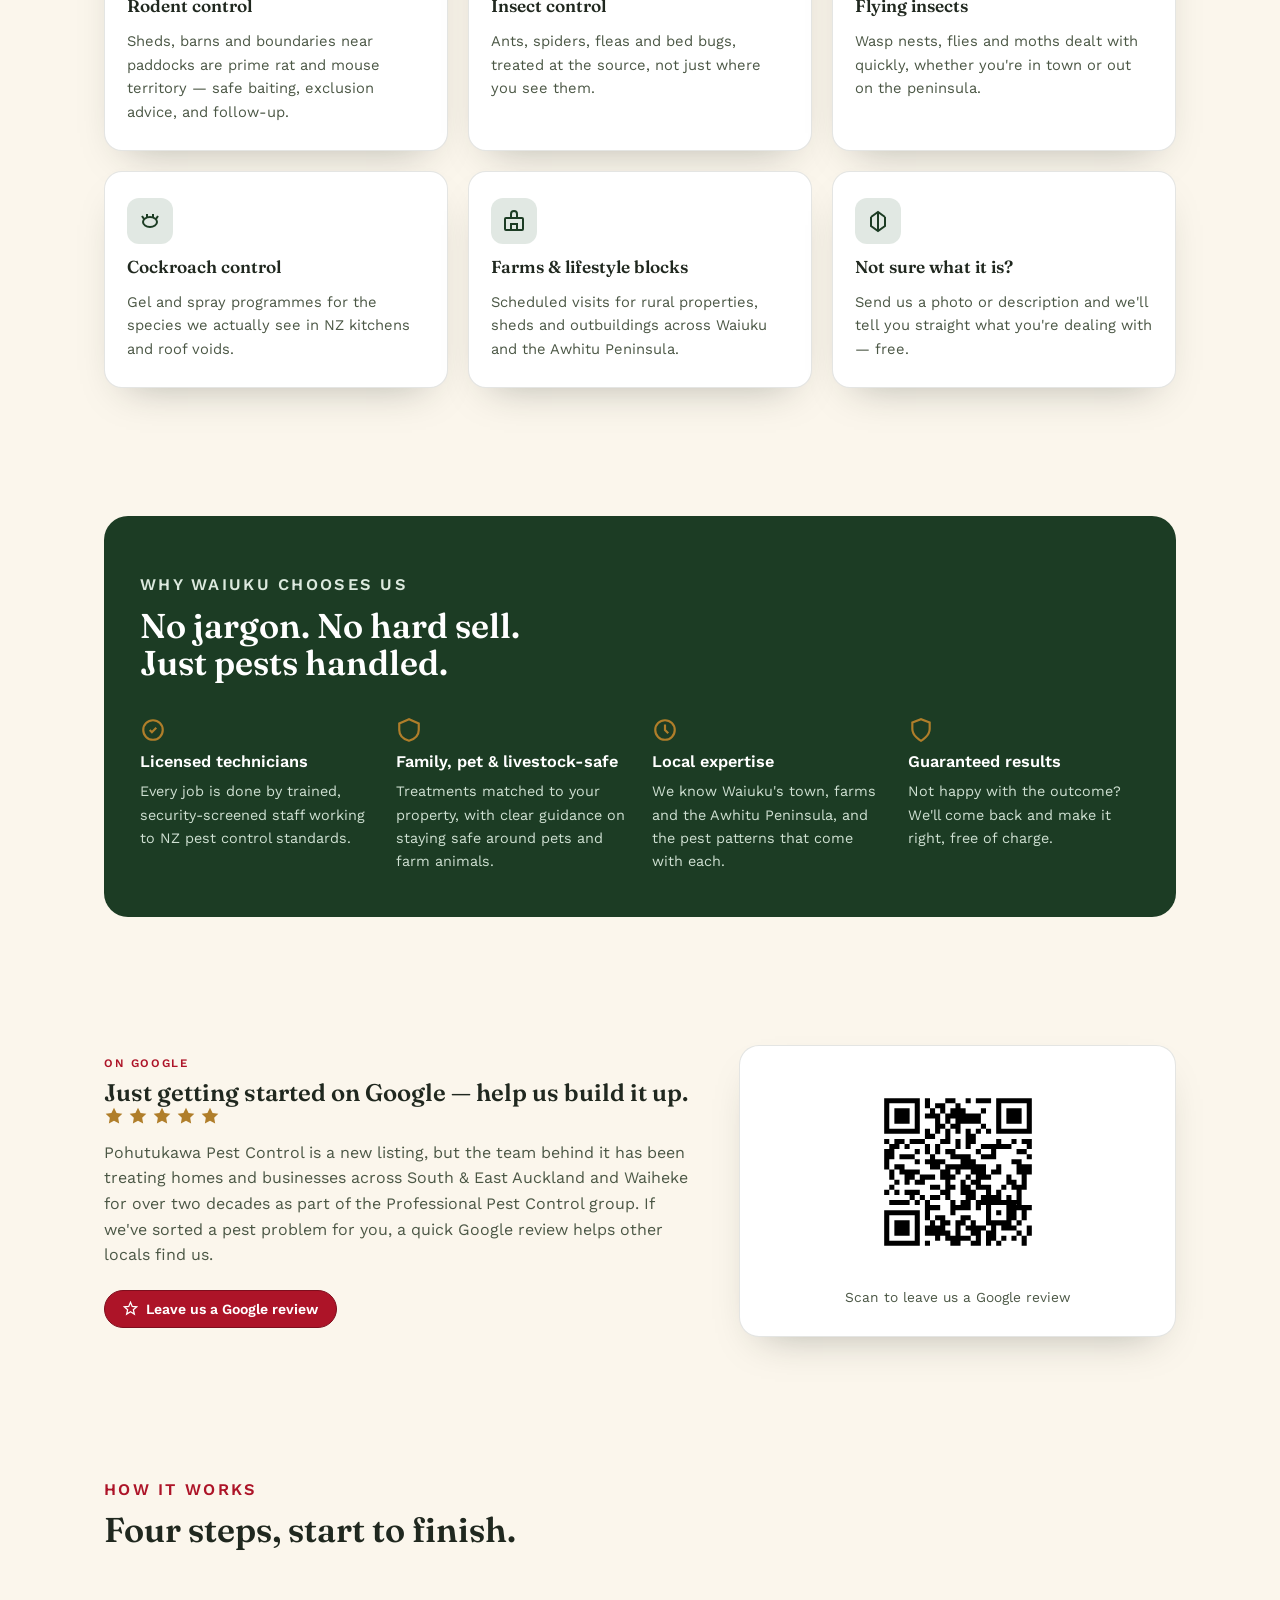
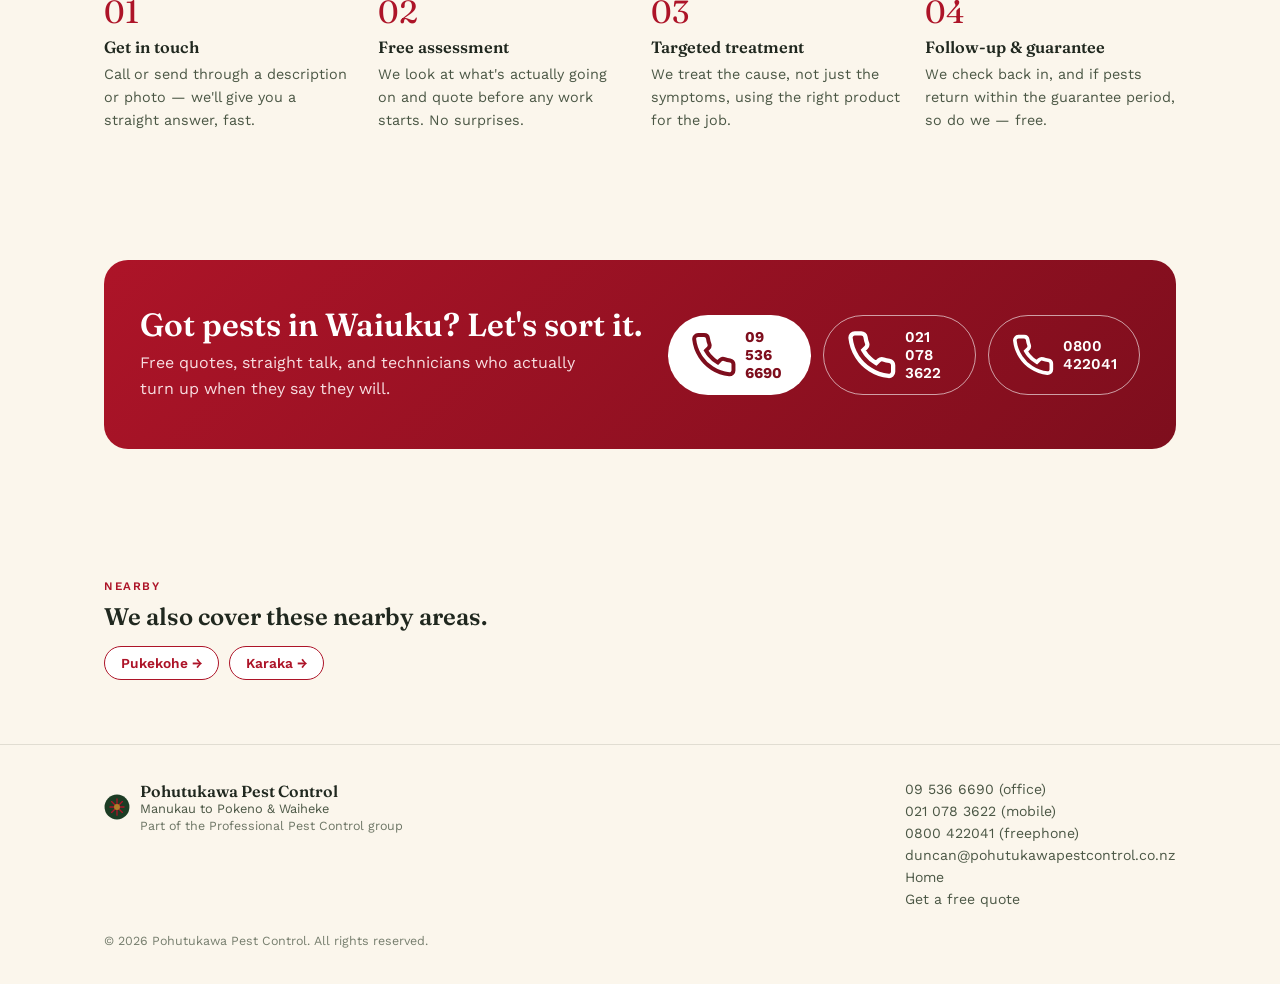
<file: waiuku/index.html>
<!doctype html>
<html lang="en-NZ">
<head>
<meta charset="UTF-8">
<meta name="viewport" content="width=device-width, initial-scale=1">
<title>Pest Control Waiuku | Pohutukawa Pest Control</title>
<meta name="description" content="Pest control in Waiuku — rural town, farms &amp; the Awhitu Peninsula. Licensed technicians for homes, farms &amp; lifestyle blocks. Call 0800 422041 or 09 536 6690.">
<link rel="canonical" href="https://pohutukawapestcontrol.co.nz/waiuku/">

<meta property="og:type" content="website">
<meta property="og:site_name" content="Pohutukawa Pest Control">
<meta property="og:title" content="Pest Control Waiuku | Pohutukawa Pest Control">
<meta property="og:description" content="Pest control in Waiuku — rural town, farms &amp; the Awhitu Peninsula. Part of the Professional Pest Control group. Call 0800 422041 or 09 536 6690.">
<meta property="og:url" content="https://pohutukawapestcontrol.co.nz/waiuku/">
<meta property="og:image" content="https://pohutukawapestcontrol.co.nz/og-image.png">
<meta property="og:image:width" content="1200">
<meta property="og:image:height" content="630">
<meta property="og:locale" content="en_NZ">
<meta name="twitter:card" content="summary_large_image">
<meta name="twitter:title" content="Pest Control Waiuku | Pohutukawa Pest Control">
<meta name="twitter:description" content="Pest control in Waiuku — rural town, farms &amp; the Awhitu Peninsula. Part of the Professional Pest Control group.">
<meta name="twitter:image" content="https://pohutukawapestcontrol.co.nz/og-image.png">

<link rel="icon" type="image/svg+xml" href="/favicon.svg">
<link rel="apple-touch-icon" href="/apple-touch-icon.png">

<link rel="preconnect" href="https://fonts.googleapis.com">
<link rel="preconnect" href="https://fonts.gstatic.com" crossorigin>
<link href="https://fonts.googleapis.com/css2?family=Fraunces:opsz,wght@9..144,400;9..144,500;9..144,600;9..144,700&family=Work+Sans:wght@400;500;600;700&display=swap" rel="stylesheet">
<link rel="stylesheet" href="/styles.css">

<!-- Google tag (gtag.js) -->
<script async src="https://www.googletagmanager.com/gtag/js?id=G-YW7M40ZTFR"></script>
<script>
  window.dataLayer = window.dataLayer || [];
  function gtag(){dataLayer.push(arguments);}
  gtag('js', new Date());
  gtag('config', 'G-YW7M40ZTFR');
  gtag('config', 'AW-18457186600');
</script>

<script type="application/ld+json">
{
  "@context": "https://schema.org",
  "@type": "LocalBusiness",
  "@id": "https://pohutukawapestcontrol.co.nz/waiuku/#business",
  "name": "Pohutukawa Pest Control — Waiuku",
  "image": "https://pohutukawapestcontrol.co.nz/og-image.png",
  "url": "https://pohutukawapestcontrol.co.nz/waiuku/",
  "telephone": "+64-9-536-6690",
  "priceRange": "$$",
  "description": "Licensed pest control for Waiuku homes, farms and lifestyle blocks, including the Awhitu Peninsula. Part of the Professional Pest Control group.",
  "areaServed": [
    {"@type": "Place", "name": "Waiuku"},
    {"@type": "Place", "name": "Awhitu Peninsula"},
    {"@type": "Place", "name": "Patumahoe"},
    {"@type": "Place", "name": "Glenbrook"},
    {"@type": "Place", "name": "Waipipi"},
    {"@type": "Place", "name": "Pukekohe"},
    {"@type": "Place", "name": "Kingseat"}
  ],
  "address": {
    "@type": "PostalAddress",
    "addressRegion": "Auckland",
    "addressCountry": "NZ"
  },
  "contactPoint": [
    {"@type": "ContactPoint", "telephone": "+64-9-536-6690", "contactType": "customer service", "areaServed": "NZ"},
    {"@type": "ContactPoint", "telephone": "+64-21-078-3622", "contactType": "customer service", "areaServed": "NZ"}
  ],
  "parentOrganization": {
    "@type": "Organization",
    "name": "Professional Pest Control"
  },
  "sameAs": ["https://share.google/aUHHUY9zKEMesCu1h"]
}
</script>

<script type="application/ld+json">{"@context":"https://schema.org","@type":"BreadcrumbList","itemListElement":[{"@type":"ListItem","position":1,"name":"Home","item":"https://pohutukawapestcontrol.co.nz/"},{"@type":"ListItem","position":2,"name":"Waiuku","item":"https://pohutukawapestcontrol.co.nz/waiuku/"}]}</script>
</head>
<body>
<header>
  <div class="wrap nav">
    <a class="brand" href="/">
      <svg viewBox="0 0 48 48" fill="none" aria-hidden="true">
        <circle cx="24" cy="24" r="23" fill="var(--green-deep)"/>
        <g stroke="var(--crimson)" stroke-width="2.4" stroke-linecap="round">
          <line x1="24" y1="24" x2="24" y2="9"/>
          <line x1="24" y1="24" x2="34" y2="14"/>
          <line x1="24" y1="24" x2="37" y2="24"/>
          <line x1="24" y1="24" x2="34" y2="34"/>
          <line x1="24" y1="24" x2="24" y2="39"/>
          <line x1="24" y1="24" x2="14" y2="34"/>
          <line x1="24" y1="24" x2="11" y2="24"/>
          <line x1="24" y1="24" x2="14" y2="14"/>
        </g>
        <circle cx="24" cy="24" r="5.5" fill="var(--gold)"/>
      </svg>
      <span class="brand-word">Pohutukawa<span>Pest Control</span></span>
    </a>
    <nav class="links">
      <a href="/">Home</a>
      <a href="#services">Services</a>
      <a href="#why">Why Us</a>
      <a href="#reviews">Reviews</a>
      <a href="#contact">Contact</a>
    </nav>
    <a class="call-btn" href="tel:+6495366690">
      <svg viewBox="0 0 24 24" fill="none" stroke="currentColor" stroke-width="2"><path d="M22 16.92v3a2 2 0 0 1-2.18 2 19.79 19.79 0 0 1-8.63-3.07 19.5 19.5 0 0 1-6-6 19.79 19.79 0 0 1-3.07-8.67A2 2 0 0 1 4.11 2h3a2 2 0 0 1 2 1.72c.127.96.362 1.903.7 2.81a2 2 0 0 1-.45 2.11L8.09 9.91a16 16 0 0 0 6 6l1.27-1.27a2 2 0 0 1 2.11-.45c.907.338 1.85.573 2.81.7A2 2 0 0 1 22 16.92z"/></svg>
      09 536 6690
    </a>
  </div>
</header>

<main id="top">
  <p class="wrap crumb"><a href="/">Home</a><span>/</span>Waiuku</p>
  <section class="hero">
    <div class="wrap hero-grid">
      <div>
        <p class="eyebrow">Waiuku &amp; the Awhitu Peninsula</p>
        <h1>Pest control<br><em>for Waiuku.</em></h1>
        <p class="lede">From Waiuku's town centre and residential streets out to the farms, lifestyle blocks and baches scattered along the Awhitu Peninsula, we know this patch well. Rural properties bring their own pest pressures — sheds, fence lines and paddocks included — and we treat the property in front of us, not a generic checklist. Licensed, local, and part of a pest control group with over two decades on the ground in Auckland.</p>
        <div class="hero-ctas">
          <a class="call-btn" href="tel:+6495366690">
            <svg viewBox="0 0 24 24" fill="none" stroke="currentColor" stroke-width="2"><path d="M22 16.92v3a2 2 0 0 1-2.18 2 19.79 19.79 0 0 1-8.63-3.07 19.5 19.5 0 0 1-6-6 19.79 19.79 0 0 1-3.07-8.67A2 2 0 0 1 4.11 2h3a2 2 0 0 1 2 1.72c.127.96.362 1.903.7 2.81a2 2 0 0 1-.45 2.11L8.09 9.91a16 16 0 0 0 6 6l1.27-1.27a2 2 0 0 1 2.11-.45c.907.338 1.85.573 2.81.7A2 2 0 0 1 22 16.92z"/></svg>
            Call 09 536 6690
          </a>
          <a class="btn-ghost" href="tel:+64210783622">Text or call 021 078 3622</a> <a class="btn-ghost" href="tel:+64800422041">Freephone 0800 422041</a>
        </div>
        <div class="badges">
          <span class="badge"><svg viewBox="0 0 24 24" fill="none" stroke="currentColor" stroke-width="2.2"><path d="M20 6 9 17l-5-5"/></svg>Licensed &amp; insured</span>
          <span class="badge"><svg viewBox="0 0 24 24" fill="none" stroke="currentColor" stroke-width="2.2"><path d="M20 6 9 17l-5-5"/></svg>Free, no-obligation quotes</span>
          <span class="badge"><svg viewBox="0 0 24 24" fill="none" stroke="currentColor" stroke-width="2.2"><path d="M20 6 9 17l-5-5"/></svg>Satisfaction guaranteed</span>
        </div>
        <p style="margin-top:18px;font-size:0.82rem;color:var(--ink-soft);">Part of the <strong>Professional Pest Control</strong> group.</p>
      </div>
      <div class="hero-art">
        <svg viewBox="0 0 320 360" fill="none" aria-hidden="true">
          <path d="M160 340 C150 260 120 240 70 210" stroke="var(--green-deep)" stroke-width="6" stroke-linecap="round"/>
          <path d="M160 340 C170 250 210 230 250 190" stroke="var(--green-deep)" stroke-width="6" stroke-linecap="round"/>
          <path d="M160 340 C158 230 160 180 160 120" stroke="var(--green-deep)" stroke-width="7" stroke-linecap="round"/>
          <g>
            <ellipse cx="90" cy="195" rx="34" ry="16" fill="var(--green)" transform="rotate(-25 90 195)"/>
            <ellipse cx="235" cy="175" rx="34" ry="16" fill="var(--green)" transform="rotate(20 235 175)"/>
            <ellipse cx="150" cy="105" rx="30" ry="15" fill="var(--green)" transform="rotate(-6 150 105)"/>
            <ellipse cx="190" cy="125" rx="30" ry="15" fill="var(--green)" transform="rotate(18 190 125)"/>
          </g>
          <g>
            <circle cx="150" cy="90" r="16" fill="var(--crimson-deep)"/>
            <g stroke="var(--crimson)" stroke-width="3" stroke-linecap="round">
              <line x1="150" y1="90" x2="150" y2="52"/>
              <line x1="150" y1="90" x2="180" y2="62"/>
              <line x1="150" y1="90" x2="188" y2="90"/>
              <line x1="150" y1="90" x2="180" y2="118"/>
              <line x1="150" y1="90" x2="150" y2="128"/>
              <line x1="150" y1="90" x2="120" y2="118"/>
              <line x1="150" y1="90" x2="112" y2="90"/>
              <line x1="150" y1="90" x2="120" y2="62"/>
            </g>
            <circle cx="150" cy="90" r="6" fill="var(--gold)"/>
          </g>
          <g>
            <circle cx="210" cy="150" r="12" fill="var(--crimson-deep)"/>
            <g stroke="var(--crimson)" stroke-width="2.4" stroke-linecap="round">
              <line x1="210" y1="150" x2="210" y2="122"/>
              <line x1="210" y1="150" x2="232" y2="132"/>
              <line x1="210" y1="150" x2="238" y2="150"/>
              <line x1="210" y1="150" x2="232" y2="168"/>
              <line x1="210" y1="150" x2="210" y2="178"/>
              <line x1="210" y1="150" x2="188" y2="168"/>
            </g>
            <circle cx="210" cy="150" r="4.5" fill="var(--gold)"/>
          </g>
        </svg>
      </div>
    </div>
  </section>

  <section id="areas">
    <div class="wrap">
      <div class="section-head">
        <p class="eyebrow">Where We Work In Waiuku</p>
        <h2>Town centre to the peninsula.</h2>
        <p>Residential streets, farms and lifestyle blocks — we treat all of it.</p>
      </div>
      <div class="suburb-list">
        <span class="pill">Awhitu Peninsula</span>
        <span class="pill">Patumahoe</span>
        <span class="pill">Glenbrook</span>
        <span class="pill">Waipipi</span>
        <span class="pill">Pukekohe</span>
        <span class="pill">Kingseat</span>
      </div>
    </div>
  </section>

  <section id="services">
    <div class="wrap">
      <div class="section-head">
        <p class="eyebrow">What We Treat</p>
        <h2>Pest problems, sorted properly.</h2>
        <p>Targeted treatments for what actually turns up on Waiuku's farms, homes and peninsula properties — not a one-size-fits-all spray.</p>
      </div>
      <div class="services-grid">
        <div class="svc-card">
          <div class="svc-icon"><svg viewBox="0 0 24 24" fill="none" stroke="currentColor" stroke-width="2"><path d="M4 15c0-4 3-8 8-8s8 4 8 8-3 4-8 4-8 0-8-4Z"/><circle cx="9" cy="13" r="1"/><path d="M20 12h2M3 15l-2 1M3 12l-2-1"/></svg></div>
          <h3>Rodent control</h3>
          <p>Sheds, barns and boundaries near paddocks are prime rat and mouse territory — safe baiting, exclusion advice, and follow-up.</p>
        </div>
        <div class="svc-card">
          <div class="svc-icon"><svg viewBox="0 0 24 24" fill="none" stroke="currentColor" stroke-width="2"><circle cx="12" cy="12" r="3"/><path d="M12 2v3M12 19v3M4.2 4.2l2.1 2.1M17.7 17.7l2.1 2.1M2 12h3M19 12h3M4.2 19.8l2.1-2.1M17.7 6.3l2.1-2.1"/></svg></div>
          <h3>Insect control</h3>
          <p>Ants, spiders, fleas and bed bugs, treated at the source, not just where you see them.</p>
        </div>
        <div class="svc-card">
          <div class="svc-icon"><svg viewBox="0 0 24 24" fill="none" stroke="currentColor" stroke-width="2"><path d="M12 12c3-4 8-5 9-2-1 3-5 4-9 2Zm0 0c-3-4-8-5-9-2 1 3 5 4 9 2Z"/><path d="M12 12v9"/></svg></div>
          <h3>Flying insects</h3>
          <p>Wasp nests, flies and moths dealt with quickly, whether you're in town or out on the peninsula.</p>
        </div>
        <div class="svc-card">
          <div class="svc-icon"><svg viewBox="0 0 24 24" fill="none" stroke="currentColor" stroke-width="2"><ellipse cx="12" cy="13" rx="7" ry="5"/><path d="M6 10 4 7M18 10l2-3M9 8V5M15 8V5"/></svg></div>
          <h3>Cockroach control</h3>
          <p>Gel and spray programmes for the species we actually see in NZ kitchens and roof voids.</p>
        </div>
        <div class="svc-card">
          <div class="svc-icon"><svg viewBox="0 0 24 24" fill="none" stroke="currentColor" stroke-width="2"><rect x="3" y="9" width="18" height="12" rx="1"/><path d="M9 21v-6h6v6M9 9V5a3 3 0 0 1 6 0v4"/></svg></div>
          <h3>Farms &amp; lifestyle blocks</h3>
          <p>Scheduled visits for rural properties, sheds and outbuildings across Waiuku and the Awhitu Peninsula.</p>
        </div>
        <div class="svc-card">
          <div class="svc-icon"><svg viewBox="0 0 24 24" fill="none" stroke="currentColor" stroke-width="2"><path d="M12 3v18M5 8l7-5 7 5M5 8v9l7 5 7-5V8"/></svg></div>
          <h3>Not sure what it is?</h3>
          <p>Send us a photo or description and we'll tell you straight what you're dealing with — free.</p>
        </div>
      </div>
    </div>
  </section>

  <section id="why">
    <div class="wrap">
      <div class="why-band">
        <div class="section-head">
          <p class="eyebrow">Why Waiuku Chooses Us</p>
          <h2>No jargon. No hard sell. Just pests handled.</h2>
        </div>
        <div class="why-grid">
          <div class="why-item">
            <svg viewBox="0 0 24 24" fill="none" stroke="currentColor" stroke-width="2"><path d="m9 12 2 2 4-4"/><circle cx="12" cy="12" r="9"/></svg>
            <h3>Licensed technicians</h3>
            <p>Every job is done by trained, security-screened staff working to NZ pest control standards.</p>
          </div>
          <div class="why-item">
            <svg viewBox="0 0 24 24" fill="none" stroke="currentColor" stroke-width="2"><path d="M12 2 3 6v6c0 5 4 8.5 9 10 5-1.5 9-5 9-10V6l-9-4Z"/></svg>
            <h3>Family, pet &amp; livestock-safe</h3>
            <p>Treatments matched to your property, with clear guidance on staying safe around pets and farm animals.</p>
          </div>
          <div class="why-item">
            <svg viewBox="0 0 24 24" fill="none" stroke="currentColor" stroke-width="2"><circle cx="12" cy="12" r="9"/><path d="M12 7v5l3 3"/></svg>
            <h3>Local expertise</h3>
            <p>We know Waiuku's town, farms and the Awhitu Peninsula, and the pest patterns that come with each.</p>
          </div>
          <div class="why-item">
            <svg viewBox="0 0 24 24" fill="none" stroke="currentColor" stroke-width="2"><path d="M12 22s8-4.5 8-11V5l-8-3-8 3v6c0 6.5 8 11 8 11Z"/></svg>
            <h3>Guaranteed results</h3>
            <p>Not happy with the outcome? We'll come back and make it right, free of charge.</p>
          </div>
        </div>
      </div>
    </div>
  </section>

  <section id="reviews">
    <div class="wrap reviews-grid">
      <div>
        <p class="eyebrow">On Google</p>
        <h2 style="margin-top:8px;">Just getting started on Google — help us build it up.</h2>
        <div class="stars" aria-hidden="true">
          <svg viewBox="0 0 24 24" fill="currentColor"><path d="M12 2l3.09 6.26L22 9.27l-5 4.87 1.18 6.88L12 17.77l-6.18 3.25L7 14.14 2 9.27l6.91-1.01L12 2z"/></svg>
          <svg viewBox="0 0 24 24" fill="currentColor"><path d="M12 2l3.09 6.26L22 9.27l-5 4.87 1.18 6.88L12 17.77l-6.18 3.25L7 14.14 2 9.27l6.91-1.01L12 2z"/></svg>
          <svg viewBox="0 0 24 24" fill="currentColor"><path d="M12 2l3.09 6.26L22 9.27l-5 4.87 1.18 6.88L12 17.77l-6.18 3.25L7 14.14 2 9.27l6.91-1.01L12 2z"/></svg>
          <svg viewBox="0 0 24 24" fill="currentColor"><path d="M12 2l3.09 6.26L22 9.27l-5 4.87 1.18 6.88L12 17.77l-6.18 3.25L7 14.14 2 9.27l6.91-1.01L12 2z"/></svg>
          <svg viewBox="0 0 24 24" fill="currentColor"><path d="M12 2l3.09 6.26L22 9.27l-5 4.87 1.18 6.88L12 17.77l-6.18 3.25L7 14.14 2 9.27l6.91-1.01L12 2z"/></svg>
        </div>
        <p>Pohutukawa Pest Control is a new listing, but the team behind it has been treating homes and businesses across South &amp; East Auckland and Waiheke for over two decades as part of the Professional Pest Control group. If we've sorted a pest problem for you, a quick Google review helps other locals find us.</p>
        <a class="call-btn" style="margin-top:22px;" href="https://g.page/r/CVelAb06vVBvEBM/review" target="_blank" rel="noopener">
          <svg viewBox="0 0 24 24" fill="none" stroke="currentColor" stroke-width="2"><path d="M12 17.27 18.18 21l-1.64-7.03L22 9.24l-7.19-.61L12 2 9.19 8.63 2 9.24l5.46 4.73L5.82 21z"/></svg>
          Leave us a Google review
        </a>
      </div>
      <div class="qr-card">
        <div class="qr-wrap">
          <svg viewBox="0 0 33 33" xmlns="http://www.w3.org/2000/svg"><rect width="33" height="33" fill="#fff"/><path d="M2,2H3V3H2zM3,2H4V3H3zM4,2H5V3H4zM5,2H6V3H5zM6,2H7V3H6zM7,2H8V3H7zM8,2H9V3H8zM10,2H11V3H10zM14,2H15V3H14zM15,2H16V3H15zM18,2H19V3H18zM20,2H21V3H20zM21,2H22V3H21zM22,2H23V3H22zM24,2H25V3H24zM25,2H26V3H25zM26,2H27V3H26zM27,2H28V3H27zM28,2H29V3H28zM29,2H30V3H29zM30,2H31V3H30zM2,3H3V4H2zM8,3H9V4H8zM10,3H11V4H10zM12,3H13V4H12zM13,3H14V4H13zM16,3H17V4H16zM24,3H25V4H24zM30,3H31V4H30zM2,4H3V5H2zM4,4H5V5H4zM5,4H6V5H5zM6,4H7V5H6zM8,4H9V5H8zM11,4H12V5H11zM13,4H14V5H13zM15,4H16V5H15zM16,4H17V5H16zM17,4H18V5H17zM21,4H22V5H21zM24,4H25V5H24zM26,4H27V5H26zM27,4H28V5H27zM28,4H29V5H28zM30,4H31V5H30zM2,5H3V6H2zM4,5H5V6H4zM5,5H6V6H5zM6,5H7V6H6zM8,5H9V6H8zM10,5H11V6H10zM11,5H12V6H11zM12,5H13V6H12zM14,5H15V6H14zM15,5H16V6H15zM16,5H17V6H16zM17,5H18V6H17zM18,5H19V6H18zM19,5H20V6H19zM20,5H21V6H20zM24,5H25V6H24zM26,5H27V6H26zM27,5H28V6H27zM28,5H29V6H28zM30,5H31V6H30zM2,6H3V7H2zM4,6H5V7H4zM5,6H6V7H5zM6,6H7V7H6zM8,6H9V7H8zM12,6H13V7H12zM14,6H15V7H14zM16,6H17V7H16zM17,6H18V7H17zM18,6H19V7H18zM19,6H20V7H19zM20,6H21V7H20zM24,6H25V7H24zM26,6H27V7H26zM27,6H28V7H27zM28,6H29V7H28zM30,6H31V7H30zM2,7H3V8H2zM8,7H9V8H8zM12,7H13V8H12zM13,7H14V8H13zM15,7H16V8H15zM16,7H17V8H16zM21,7H22V8H21zM24,7H25V8H24zM30,7H31V8H30zM2,8H3V9H2zM3,8H4V9H3zM4,8H5V9H4zM5,8H6V9H5zM6,8H7V9H6zM7,8H8V9H7zM8,8H9V9H8zM10,8H11V9H10zM12,8H13V9H12zM14,8H15V9H14zM16,8H17V9H16zM18,8H19V9H18zM20,8H21V9H20zM22,8H23V9H22zM24,8H25V9H24zM25,8H26V9H25zM26,8H27V9H26zM27,8H28V9H27zM28,8H29V9H28zM29,8H30V9H29zM30,8H31V9H30zM10,9H11V10H10zM11,9H12V10H11zM14,9H15V10H14zM18,9H19V10H18zM19,9H20V10H19zM2,10H3V11H2zM4,10H5V11H4zM5,10H6V11H5zM7,10H8V11H7zM8,10H9V11H8zM9,10H10V11H9zM13,10H14V11H13zM14,10H15V11H14zM16,10H17V11H16zM18,10H19V11H18zM19,10H20V11H19zM24,10H25V11H24zM27,10H28V11H27zM29,10H30V11H29zM30,10H31V11H30zM3,11H4V12H3zM4,11H5V12H4zM6,11H7V12H6zM10,11H11V12H10zM12,11H13V12H12zM16,11H17V12H16zM18,11H19V12H18zM21,11H22V12H21zM22,11H23V12H22zM23,11H24V12H23zM24,11H25V12H24zM25,11H26V12H25zM26,11H27V12H26zM30,11H31V12H30zM2,12H3V13H2zM3,12H4V13H3zM8,12H9V13H8zM10,12H11V13H10zM12,12H13V13H12zM14,12H15V13H14zM15,12H16V13H15zM20,12H21V13H20zM23,12H24V13H23zM28,12H29V13H28zM29,12H30V13H29zM2,13H3V14H2zM3,13H4V14H3zM5,13H6V14H5zM6,13H7V14H6zM7,13H8V14H7zM11,13H12V14H11zM15,13H16V14H15zM16,13H17V14H16zM17,13H18V14H17zM18,13H19V14H18zM21,13H22V14H21zM22,13H23V14H22zM23,13H24V14H23zM30,13H31V14H30zM2,14H3V15H2zM8,14H9V15H8zM10,14H11V15H10zM11,14H12V15H11zM12,14H13V15H12zM13,14H14V15H13zM17,14H18V15H17zM18,14H19V15H18zM19,14H20V15H19zM27,14H28V15H27zM28,14H29V15H28zM2,15H3V16H2zM4,15H5V16H4zM5,15H6V16H5zM11,15H12V16H11zM12,15H13V16H12zM14,15H15V16H14zM15,15H16V16H15zM16,15H17V16H16zM17,15H18V16H17zM18,15H19V16H18zM19,15H20V16H19zM20,15H21V16H20zM21,15H22V16H21zM24,15H25V16H24zM28,15H29V16H28zM29,15H30V16H29zM30,15H31V16H30zM3,16H4V17H3zM5,16H6V17H5zM6,16H7V17H6zM7,16H8V17H7zM8,16H9V17H8zM13,16H14V17H13zM14,16H15V17H14zM16,16H17V17H16zM19,16H20V17H19zM20,16H21V17H20zM21,16H22V17H21zM23,16H24V17H23zM24,16H25V17H24zM28,16H29V17H28zM29,16H30V17H29zM30,16H31V17H30zM3,17H4V18H3zM6,17H7V18H6zM7,17H8V18H7zM9,17H10V18H9zM10,17H11V18H10zM11,17H12V18H11zM13,17H14V18H13zM14,17H15V18H14zM15,17H16V18H15zM18,17H19V18H18zM20,17H21V18H20zM21,17H22V18H21zM22,17H23V18H22zM26,17H27V18H26zM29,17H30V18H29zM4,18H5V19H4zM6,18H7V19H6zM8,18H9V19H8zM9,18H10V19H9zM14,18H15V19H14zM17,18H18V19H17zM19,18H20V19H19zM20,18H21V19H20zM26,18H27V19H26zM27,18H28V19H27zM29,18H30V19H29zM3,19H4V20H3zM11,19H12V20H11zM12,19H13V20H12zM14,19H15V20H14zM15,19H16V20H15zM17,19H18V20H17zM18,19H19V20H18zM20,19H21V20H20zM21,19H22V20H21zM22,19H23V20H22zM25,19H26V20H25zM27,19H28V20H27zM28,19H29V20H28zM29,19H30V20H29zM2,20H3V21H2zM4,20H5V21H4zM6,20H7V21H6zM7,20H8V21H7zM8,20H9V21H8zM13,20H14V21H13zM14,20H15V21H14zM17,20H18V21H17zM18,20H19V21H18zM19,20H20V21H19zM22,20H23V21H22zM24,20H25V21H24zM28,20H29V21H28zM7,21H8V22H7zM9,21H10V22H9zM11,21H12V22H11zM12,21H13V22H12zM14,21H15V22H14zM18,21H19V22H18zM19,21H20V22H19zM21,21H22V22H21zM22,21H23V22H22zM23,21H24V22H23zM24,21H25V22H24zM26,21H27V22H26zM28,21H29V22H28zM3,22H4V23H3zM4,22H5V23H4zM5,22H6V23H5zM6,22H7V23H6zM8,22H9V23H8zM10,22H11V23H10zM15,22H16V23H15zM17,22H18V23H17zM18,22H19V23H18zM20,22H21V23H20zM21,22H22V23H21zM22,22H23V23H22zM23,22H24V23H23zM24,22H25V23H24zM25,22H26V23H25zM26,22H27V23H26zM27,22H28V23H27zM28,22H29V23H28zM10,23H11V24H10zM11,23H12V24H11zM12,23H13V24H12zM15,23H16V24H15zM16,23H17V24H16zM17,23H18V24H17zM18,23H19V24H18zM20,23H21V24H20zM22,23H23V24H22zM26,23H27V24H26zM27,23H28V24H27zM28,23H29V24H28zM29,23H30V24H29zM30,23H31V24H30zM2,24H3V25H2zM3,24H4V25H3zM4,24H5V25H4zM5,24H6V25H5zM6,24H7V25H6zM7,24H8V25H7zM8,24H9V25H8zM10,24H11V25H10zM15,24H16V25H15zM22,24H23V25H22zM24,24H25V25H24zM26,24H27V25H26zM27,24H28V25H27zM29,24H30V25H29zM2,25H3V26H2zM8,25H9V26H8zM10,25H11V26H10zM12,25H13V26H12zM13,25H14V26H13zM17,25H18V26H17zM18,25H19V26H18zM22,25H23V26H22zM26,25H27V26H26zM27,25H28V26H27zM29,25H30V26H29zM2,26H3V27H2zM4,26H5V27H4zM5,26H6V27H5zM6,26H7V27H6zM8,26H9V27H8zM11,26H12V27H11zM13,26H14V27H13zM14,26H15V27H14zM16,26H17V27H16zM17,26H18V27H17zM19,26H20V27H19zM22,26H23V27H22zM23,26H24V27H23zM24,26H25V27H24zM25,26H26V27H25zM26,26H27V27H26zM28,26H29V27H28zM2,27H3V28H2zM4,27H5V28H4zM5,27H6V28H5zM6,27H7V28H6zM8,27H9V28H8zM10,27H11V28H10zM11,27H12V28H11zM12,27H13V28H12zM13,27H14V28H13zM16,27H17V28H16zM18,27H19V28H18zM19,27H20V28H19zM20,27H21V28H20zM21,27H22V28H21zM23,27H24V28H23zM25,27H26V28H25zM26,27H27V28H26zM27,27H28V28H27zM30,27H31V28H30zM2,28H3V29H2zM4,28H5V29H4zM5,28H6V29H5zM6,28H7V29H6zM8,28H9V29H8zM10,28H11V29H10zM11,28H12V29H11zM12,28H13V29H12zM13,28H14V29H13zM14,28H15V29H14zM16,28H17V29H16zM19,28H20V29H19zM20,28H21V29H20zM22,28H23V29H22zM23,28H24V29H23zM28,28H29V29H28zM30,28H31V29H30zM2,29H3V30H2zM8,29H9V30H8zM12,29H13V30H12zM14,29H15V30H14zM15,29H16V30H15zM16,29H17V30H16zM17,29H18V30H17zM18,29H19V30H18zM20,29H21V30H20zM22,29H23V30H22zM23,29H24V30H23zM25,29H26V30H25zM27,29H28V30H27zM29,29H30V30H29zM2,30H3V31H2zM3,30H4V31H3zM4,30H5V31H4zM5,30H6V31H5zM6,30H7V31H6zM7,30H8V31H7zM8,30H9V31H8zM10,30H11V31H10zM15,30H16V31H15zM16,30H17V31H16zM19,30H20V31H19zM20,30H21V31H20zM22,30H23V31H22zM24,30H25V31H24zM29,30H30V31H29z" fill="#000"/></svg>
        </div>
        <p>Scan to leave us a Google review</p>
      </div>
    </div>
  </section>

  <section id="process">
    <div class="wrap">
      <div class="section-head">
        <p class="eyebrow">How It Works</p>
        <h2>Four steps, start to finish.</h2>
      </div>
      <div class="process-grid">
        <div class="step"><span class="step-num">01</span><h3>Get in touch</h3><p>Call or send through a description or photo — we'll give you a straight answer, fast.</p></div>
        <div class="step"><span class="step-num">02</span><h3>Free assessment</h3><p>We look at what's actually going on and quote before any work starts. No surprises.</p></div>
        <div class="step"><span class="step-num">03</span><h3>Targeted treatment</h3><p>We treat the cause, not just the symptoms, using the right product for the job.</p></div>
        <div class="step"><span class="step-num">04</span><h3>Follow-up &amp; guarantee</h3><p>We check back in, and if pests return within the guarantee period, so do we — free.</p></div>
      </div>
    </div>
  </section>

  <section id="contact">
    <div class="wrap">
      <div class="cta-band">
        <div>
          <h2>Got pests in Waiuku? Let's sort it.</h2>
          <p>Free quotes, straight talk, and technicians who actually turn up when they say they will.</p>
        </div>
        <div class="cta-actions">
          <a class="btn-solid" href="tel:+6495366690">
            <svg viewBox="0 0 24 24" fill="none" stroke="currentColor" stroke-width="2"><path d="M22 16.92v3a2 2 0 0 1-2.18 2 19.79 19.79 0 0 1-8.63-3.07 19.5 19.5 0 0 1-6-6 19.79 19.79 0 0 1-3.07-8.67A2 2 0 0 1 4.11 2h3a2 2 0 0 1 2 1.72c.127.96.362 1.903.7 2.81a2 2 0 0 1-.45 2.11L8.09 9.91a16 16 0 0 0 6 6l1.27-1.27a2 2 0 0 1 2.11-.45c.907.338 1.85.573 2.81.7A2 2 0 0 1 22 16.92z"/></svg>
            09 536 6690
          </a>
          <a class="btn-outline" href="tel:+64210783622">
            <svg viewBox="0 0 24 24" fill="none" stroke="currentColor" stroke-width="2"><path d="M22 16.92v3a2 2 0 0 1-2.18 2 19.79 19.79 0 0 1-8.63-3.07 19.5 19.5 0 0 1-6-6 19.79 19.79 0 0 1-3.07-8.67A2 2 0 0 1 4.11 2h3a2 2 0 0 1 2 1.72c.127.96.362 1.903.7 2.81a2 2 0 0 1-.45 2.11L8.09 9.91a16 16 0 0 0 6 6l1.27-1.27a2 2 0 0 1 2.11-.45c.907.338 1.85.573 2.81.7A2 2 0 0 1 22 16.92z"/></svg>
            021 078 3622
          </a>
          <a class="btn-outline" href="tel:+64800422041">
            <svg viewBox="0 0 24 24" fill="none" stroke="currentColor" stroke-width="2"><path d="M22 16.92v3a2 2 0 0 1-2.18 2 19.79 19.79 0 0 1-8.63-3.07 19.5 19.5 0 0 1-6-6 19.79 19.79 0 0 1-3.07-8.67A2 2 0 0 1 4.11 2h3a2 2 0 0 1 2 1.72c.127.96.362 1.903.7 2.81a2 2 0 0 1-.45 2.11L8.09 9.91a16 16 0 0 0 6 6l1.27-1.27a2 2 0 0 1 2.11-.45c.907.338 1.85.573 2.81.7A2 2 0 0 1 22 16.92z"/></svg>
            0800 422041
          </a>
        </div>
      </div>
    </div>
  </section>
</main>

<section id="nearby">
  <div class="wrap">
    <p class="eyebrow">Nearby</p>
    <h2 style="margin-top:8px;">We also cover these nearby areas.</h2>
    <div class="suburb-list" style="margin-top:16px;">
      <a class="pill pill-link" href="/pukekohe/">Pukekohe →</a>
      <a class="pill pill-link" href="/karaka/">Karaka →</a>
    </div>
  </div>
</section>

<footer>
  <div class="wrap foot-grid">
    <div class="foot-brand">
      <svg viewBox="0 0 48 48" fill="none" aria-hidden="true">
        <circle cx="24" cy="24" r="23" fill="var(--green-deep)"/>
        <g stroke="var(--crimson)" stroke-width="2.4" stroke-linecap="round">
          <line x1="24" y1="24" x2="24" y2="9"/><line x1="24" y1="24" x2="34" y2="14"/>
          <line x1="24" y1="24" x2="37" y2="24"/><line x1="24" y1="24" x2="34" y2="34"/>
          <line x1="24" y1="24" x2="24" y2="39"/><line x1="24" y1="24" x2="14" y2="34"/>
          <line x1="24" y1="24" x2="11" y2="24"/><line x1="24" y1="24" x2="14" y2="14"/>
        </g>
        <circle cx="24" cy="24" r="5.5" fill="var(--gold)"/>
      </svg>
      <div>
        <div style="font-family:'Fraunces',serif;font-weight:600;">Pohutukawa Pest Control</div>
        <div style="font-size:0.8rem;color:var(--ink-soft);">Manukau to Pokeno &amp; Waiheke</div>
        <div style="font-size:0.78rem;color:var(--ink-soft);opacity:0.8;margin-top:2px;">Part of the Professional Pest Control group</div>
      </div>
    </div>
    <div class="foot-links">
      <a href="tel:+6495366690">09 536 6690 (office)</a>
      <a href="tel:+64210783622">021 078 3622 (mobile)</a>
      <a href="tel:+64800422041">0800 422041 (freephone)</a>
      <a href="mailto:duncan@pohutukawapestcontrol.co.nz">duncan@pohutukawapestcontrol.co.nz</a>
      <a href="/">Home</a>
      <a href="#contact">Get a free quote</a>
    </div>
  </div>
  <div class="wrap fine">© <span id="yr"></span> Pohutukawa Pest Control. All rights reserved.</div>
</footer>

<script>
  try{ document.getElementById('yr').textContent = new Date().getFullYear(); }catch(e){}
</script>

</body>
</html>
</file>
<file: styles.css>
:root{
    --bg:#FBF6EC;
    --bg-alt:#F1E7D2;
    --card:#FFFFFF;
    --ink:#20281F;
    --ink-soft:#4B5745;
    --crimson:#AD1428;
    --crimson-deep:#7E0E1D;
    --green:#2E5D3A;
    --green-deep:#1C3C24;
    --gold:#B07E2A;
    --border:rgba(32,40,31,0.12);
    --shadow:0 18px 40px -22px rgba(32,40,31,0.35);
    color-scheme:light;
  }
  @media (prefers-color-scheme: dark){
    :root:not([data-theme="light"]){
      --bg:#151C14;
      --bg-alt:#1C2519;
      --card:#1F2A1D;
      --ink:#F1ECDD;
      --ink-soft:#C3CDBB;
      --crimson:#E2586A;
      --crimson-deep:#C13345;
      --green:#7FB489;
      --green-deep:#5C9468;
      --gold:#D9AE5D;
      --border:rgba(241,236,221,0.14);
      --shadow:0 18px 40px -20px rgba(0,0,0,0.55);
    }
  }
  :root[data-theme="dark"]{
    --bg:#151C14;
    --bg-alt:#1C2519;
    --card:#1F2A1D;
    --ink:#F1ECDD;
    --ink-soft:#C3CDBB;
    --crimson:#E2586A;
    --crimson-deep:#C13345;
    --green:#7FB489;
    --green-deep:#5C9468;
    --gold:#D9AE5D;
    --border:rgba(241,236,221,0.14);
    --shadow:0 18px 40px -20px rgba(0,0,0,0.55);
  }

  *{box-sizing:border-box;}
  body{
    margin:0;
    background:var(--bg);
    color:var(--ink);
    font-family:'Work Sans',-apple-system,BlinkMacSystemFont,'Segoe UI',sans-serif;
    -webkit-font-smoothing:antialiased;
    padding-inline:0;
  }
  h1,h2,h3{
    font-family:'Fraunces',Georgia,'Times New Roman',serif;
    font-weight:600;
    line-height:1.08;
    text-wrap:balance;
    margin:0;
    color:var(--ink);
  }
  p{color:var(--ink-soft);line-height:1.6;margin:0;}
  a{color:inherit;}
  .wrap{max-width:1120px;margin-inline:auto;padding-inline:24px;}
  .eyebrow{
    font-size:0.72rem;
    letter-spacing:0.14em;
    text-transform:uppercase;
    font-weight:600;
    color:var(--crimson);
  }

  /* Header */
  header{
    position:sticky;top:env(safe-area-inset-top,0px);z-index:40;
    background:color-mix(in srgb, var(--bg) 88%, transparent);
    backdrop-filter:blur(10px);
    border-bottom:1px solid var(--border);
  }
  .nav{
    display:flex;align-items:center;justify-content:space-between;
    gap:16px;padding-block:14px;
  }
  .brand{display:flex;align-items:center;gap:10px;text-decoration:none;}
  .brand svg{width:34px;height:34px;flex:none;}
  .brand-word{font-family:'Fraunces',serif;font-weight:600;font-size:1.08rem;letter-spacing:-0.01em;}
  .brand-word span{display:block;font-family:'Work Sans',sans-serif;font-weight:600;font-size:0.62rem;letter-spacing:0.16em;text-transform:uppercase;color:var(--green);}
  nav.links{display:flex;gap:28px;align-items:center;}
  nav.links a{
    font-size:0.92rem;font-weight:500;text-decoration:none;color:var(--ink-soft);
    transition:color .15s ease;
  }
  nav.links a:hover,nav.links a:focus-visible{color:var(--crimson);}
  .call-btn{
    display:inline-flex;align-items:center;gap:8px;
    background:var(--crimson);color:#fff;
    padding:10px 18px;border-radius:999px;
    font-weight:600;font-size:0.88rem;text-decoration:none;
    box-shadow:var(--shadow);
    border:1px solid var(--crimson-deep);
    white-space:nowrap;
  }
  .call-btn:hover{background:var(--crimson-deep);}
  .call-btn svg{width:15px;height:15px;}
  @media (max-width:760px){
    nav.links{display:none;}
  }

  /* Hero */
  .hero{
    position:relative;overflow:hidden;
    border-bottom:1px solid var(--border);
    background:
      radial-gradient(60% 90% at 88% 12%, color-mix(in srgb, var(--crimson) 14%, transparent), transparent 70%),
      var(--bg-alt);
  }
  .hero-grid{
    display:grid;grid-template-columns:1.15fr 0.85fr;gap:48px;align-items:center;
    padding-block:68px 56px;
  }
  @media (max-width:860px){
    .hero-grid{grid-template-columns:1fr;padding-block:40px 32px;gap:32px;}
  }
  .hero h1{font-size:clamp(2.1rem,4.6vw,3.4rem);}
  .hero h1 em{font-style:normal;color:var(--crimson);}
  .hero p.lede{font-size:1.08rem;max-width:46ch;margin-top:18px;}
  .hero-ctas{display:flex;flex-wrap:wrap;gap:12px;margin-top:28px;}
  .btn-ghost{
    display:inline-flex;align-items:center;gap:8px;
    padding:10px 20px;border-radius:999px;
    border:1.5px solid var(--border);
    font-weight:600;font-size:0.92rem;text-decoration:none;color:var(--ink);
    background:var(--card);
  }
  .btn-ghost:hover{border-color:var(--green);color:var(--green-deep);}
  .badges{display:flex;flex-wrap:wrap;gap:10px 22px;margin-top:34px;}
  .badge{display:flex;align-items:center;gap:8px;font-size:0.82rem;font-weight:600;color:var(--ink-soft);}
  .badge svg{width:16px;height:16px;color:var(--green);flex:none;}
  .hero-art{display:flex;align-items:center;justify-content:center;}
  .hero-art svg{width:100%;max-width:340px;height:auto;}

  /* Section scaffolding */
  section{padding-block:64px;}
  .section-head{max-width:640px;margin-bottom:36px;}
  .section-head h2{font-size:clamp(1.6rem,3vw,2.15rem);margin-top:8px;}
  .section-head p{margin-top:12px;font-size:1.02rem;}

  /* Services */
  .services-grid{display:grid;grid-template-columns:repeat(3,1fr);gap:20px;}
  @media (max-width:860px){.services-grid{grid-template-columns:repeat(2,1fr);}}
  @media (max-width:560px){.services-grid{grid-template-columns:1fr;}}
  .svc-card{
    background:var(--card);border:1px solid var(--border);border-radius:18px;
    padding:26px 22px;display:flex;flex-direction:column;gap:14px;
    box-shadow:var(--shadow);
  }
  .svc-icon{
    width:46px;height:46px;border-radius:12px;
    background:color-mix(in srgb, var(--green) 14%, transparent);
    display:flex;align-items:center;justify-content:center;flex:none;
  }
  .svc-icon svg{width:24px;height:24px;color:var(--green-deep);}
  .svc-card h3{font-size:1.08rem;font-weight:600;}
  .svc-card p{font-size:0.92rem;}
  .svc-card.wide{grid-column:span 1;}

  /* Why us */
  .why-band{background:var(--green-deep);color:#fff;border-radius:24px;padding:44px 36px;}
  .why-band .section-head p,.why-band .section-head .eyebrow{color:#DCE9DE;}
  .why-band .eyebrow{color:var(--gold);}
  .why-band h2{color:#fff;}
  .why-grid{display:grid;grid-template-columns:repeat(4,1fr);gap:24px;}
  @media (max-width:860px){.why-grid{grid-template-columns:repeat(2,1fr);}}
  @media (max-width:560px){.why-grid{grid-template-columns:1fr;}}
  .why-item{display:flex;flex-direction:column;gap:10px;}
  .why-item svg{width:26px;height:26px;color:var(--gold);}
  .why-item h3{color:#fff;font-size:1.02rem;font-weight:600;font-family:'Work Sans',sans-serif;}
  .why-item p{color:#CFE0D2;font-size:0.9rem;}

  /* Areas */
  .areas-grid{display:grid;grid-template-columns:1fr 1fr;gap:44px;align-items:start;}
  @media (max-width:860px){.areas-grid{grid-template-columns:1fr;gap:28px;}}
  .suburb-list{display:flex;flex-wrap:wrap;gap:10px;margin-top:22px;}
  .pill{
    padding:8px 16px;border-radius:999px;background:var(--card);
    border:1px solid var(--border);font-size:0.86rem;font-weight:600;
  }
  a.pill-link{color:var(--crimson);text-decoration:none;border-color:var(--crimson);}
  a.pill-link:hover{background:var(--crimson);color:#fff;}
  .map-card{
    background:var(--card);border:1px solid var(--border);border-radius:20px;
    padding:26px;box-shadow:var(--shadow);
  }
  .map-card svg{width:100%;height:auto;}

  /* Reviews */
  .reviews-grid{display:grid;grid-template-columns:1.15fr 0.85fr;gap:44px;align-items:center;}
  @media (max-width:860px){.reviews-grid{grid-template-columns:1fr;gap:32px;}}
  .stars{display:flex;gap:4px;margin-bottom:14px;}
  .stars svg{width:20px;height:20px;color:var(--gold);}
  .qr-card{
    background:var(--card);border:1px solid var(--border);border-radius:20px;
    padding:28px;box-shadow:var(--shadow);
    display:flex;flex-direction:column;align-items:center;gap:16px;text-align:center;
  }
  .qr-wrap{background:#fff;border-radius:14px;padding:14px;line-height:0;}
  .qr-wrap svg{width:100%;max-width:168px;height:auto;}
  .qr-card p{font-size:0.86rem;color:var(--ink-soft);}

  /* Process */
  .process-grid{display:grid;grid-template-columns:repeat(4,1fr);gap:22px;counter-reset:step;}
  @media (max-width:860px){.process-grid{grid-template-columns:repeat(2,1fr);}}
  @media (max-width:560px){.process-grid{grid-template-columns:1fr;}}
  .step{position:relative;padding-top:8px;}
  .step-num{
    font-family:'Fraunces',serif;font-size:2rem;color:var(--crimson);
    display:block;margin-bottom:8px;
  }
  .step h3{font-size:1.02rem;font-weight:600;margin-bottom:6px;}
  .step p{font-size:0.9rem;}

  /* CTA band */
  .cta-band{
    background:linear-gradient(135deg,var(--crimson) 0%,var(--crimson-deep) 100%);
    border-radius:24px;padding:48px 36px;color:#fff;
    display:flex;flex-wrap:wrap;align-items:center;justify-content:space-between;gap:24px;
  }
  .cta-band h2{color:#fff;font-size:clamp(1.5rem,3vw,2rem);}
  .cta-band p{color:#F7DEE1;margin-top:8px;max-width:44ch;}
  .cta-actions{display:flex;flex-wrap:wrap;gap:12px;}
  .btn-solid{
    background:#fff;color:var(--crimson-deep);padding:12px 22px;border-radius:999px;
    font-weight:700;text-decoration:none;font-size:0.94rem;display:inline-flex;align-items:center;gap:8px;
  }
  .btn-outline{
    border:1.5px solid rgba(255,255,255,0.6);color:#fff;padding:12px 22px;border-radius:999px;
    font-weight:600;text-decoration:none;font-size:0.94rem;display:inline-flex;align-items:center;gap:8px;
  }

  footer{border-top:1px solid var(--border);padding-block:36px;}
  .foot-grid{display:flex;flex-wrap:wrap;justify-content:space-between;gap:24px;align-items:flex-start;}
  .foot-brand{display:flex;align-items:center;gap:10px;}
  .foot-brand svg{width:26px;height:26px;}
  .foot-links{display:flex;flex-direction:column;gap:6px;font-size:0.88rem;color:var(--ink-soft);}
  .foot-links a{text-decoration:none;color:var(--ink-soft);}
  .foot-links a:hover{color:var(--crimson);}
  .fine{margin-top:26px;font-size:0.78rem;color:var(--ink-soft);opacity:0.75;}

  /* Suburb / sub-pages */
  .crumb{padding-top:18px;font-size:0.84rem;color:var(--ink-soft);}
  .crumb a{color:var(--ink-soft);text-decoration:none;border-bottom:1px solid var(--border);}
  .crumb a:hover{color:var(--crimson);}
  .crumb span{opacity:0.6;margin:0 6px;}

  .page-hero{padding-top:28px;padding-bottom:8px;}
  .page-hero h1{font-size:clamp(2rem,4.2vw,2.9rem);margin-top:10px;}
  .page-hero .lede{max-width:62ch;}

  .stat-strip{display:flex;flex-wrap:wrap;gap:28px;margin-top:20px;}
  .stat-strip div{min-width:120px;}
  .stat-strip .num{font-family:'Fraunces',serif;font-size:1.7rem;color:var(--crimson);display:block;}
  .stat-strip .lbl{font-size:0.84rem;color:var(--ink-soft);}

  .team-grid{display:grid;grid-template-columns:repeat(2,1fr);gap:24px;}
  @media (max-width:640px){.team-grid{grid-template-columns:1fr;}}
  .team-card{
    background:var(--card);border:1px solid var(--border);border-radius:20px;
    padding:26px;box-shadow:var(--shadow);
  }
  .team-card .avatar{
    width:56px;height:56px;border-radius:50%;background:var(--bg-alt);
    display:flex;align-items:center;justify-content:center;font-family:'Fraunces',serif;
    font-weight:600;color:var(--crimson-deep);font-size:1.1rem;margin-bottom:14px;
  }
  .team-card h3{font-size:1.02rem;margin-bottom:2px;}
  .team-card .role{font-size:0.82rem;color:var(--crimson);font-weight:600;margin-bottom:10px;}
  .team-card p{font-size:0.9rem;}

  /* Booking / quote form */
  .form-h2{font-size:1.15rem;margin-top:36px;margin-bottom:16px;}
  .form-h2:first-of-type{margin-top:0;}
  .form-field{margin-bottom:16px;}
  .form-field label{display:block;font-size:0.86rem;font-weight:600;margin-bottom:6px;color:var(--ink);}
  .form-field input,.form-field textarea{
    width:100%;padding:13px 16px;border-radius:12px;border:1px solid var(--border);
    background:var(--card);color:var(--ink);font-family:'Work Sans',sans-serif;font-size:0.95rem;
  }
  .form-field input:focus,.form-field textarea:focus{outline:2px solid var(--green);outline-offset:1px;}
  .form-field textarea{resize:vertical;}
  .form-note{font-size:0.86rem;margin-top:-4px;margin-bottom:24px;}
  .form-note a{color:var(--crimson);text-decoration:none;}
  .form-note a:hover{text-decoration:underline;}
  .form-submit{border:none;cursor:pointer;width:100%;justify-content:center;font-size:1rem;padding:14px 22px;}
  .form-submit:disabled{opacity:0.7;cursor:default;}
  .form-status{margin-top:14px;font-size:0.92rem;font-weight:600;}
  .form-status.success{color:var(--green-deep);}
  .form-status.error{color:var(--crimson);}
  /* FAQ */
  .faq-list{display:flex;flex-direction:column;gap:14px;max-width:820px;}
  .faq-item{
    background:var(--card);border:1px solid var(--border);border-radius:16px;
    padding:20px 24px;box-shadow:var(--shadow);
  }
  .faq-item summary{
    cursor:pointer;font-weight:600;font-size:1rem;color:var(--ink);
    list-style:none;display:flex;align-items:center;justify-content:space-between;gap:16px;
  }
  .faq-item summary::-webkit-details-marker{display:none;}
  .faq-item summary::after{
    content:"+";font-size:1.3rem;color:var(--crimson);flex:none;line-height:1;
    transition:transform .15s ease;
  }
  .faq-item[open] summary::after{transform:rotate(45deg);}
  .faq-item p{margin-top:14px;font-size:0.94rem;} .tagline{margin-top:8px;font-size:0.95rem;font-weight:600;color:var(--ink-soft);}
</file>
